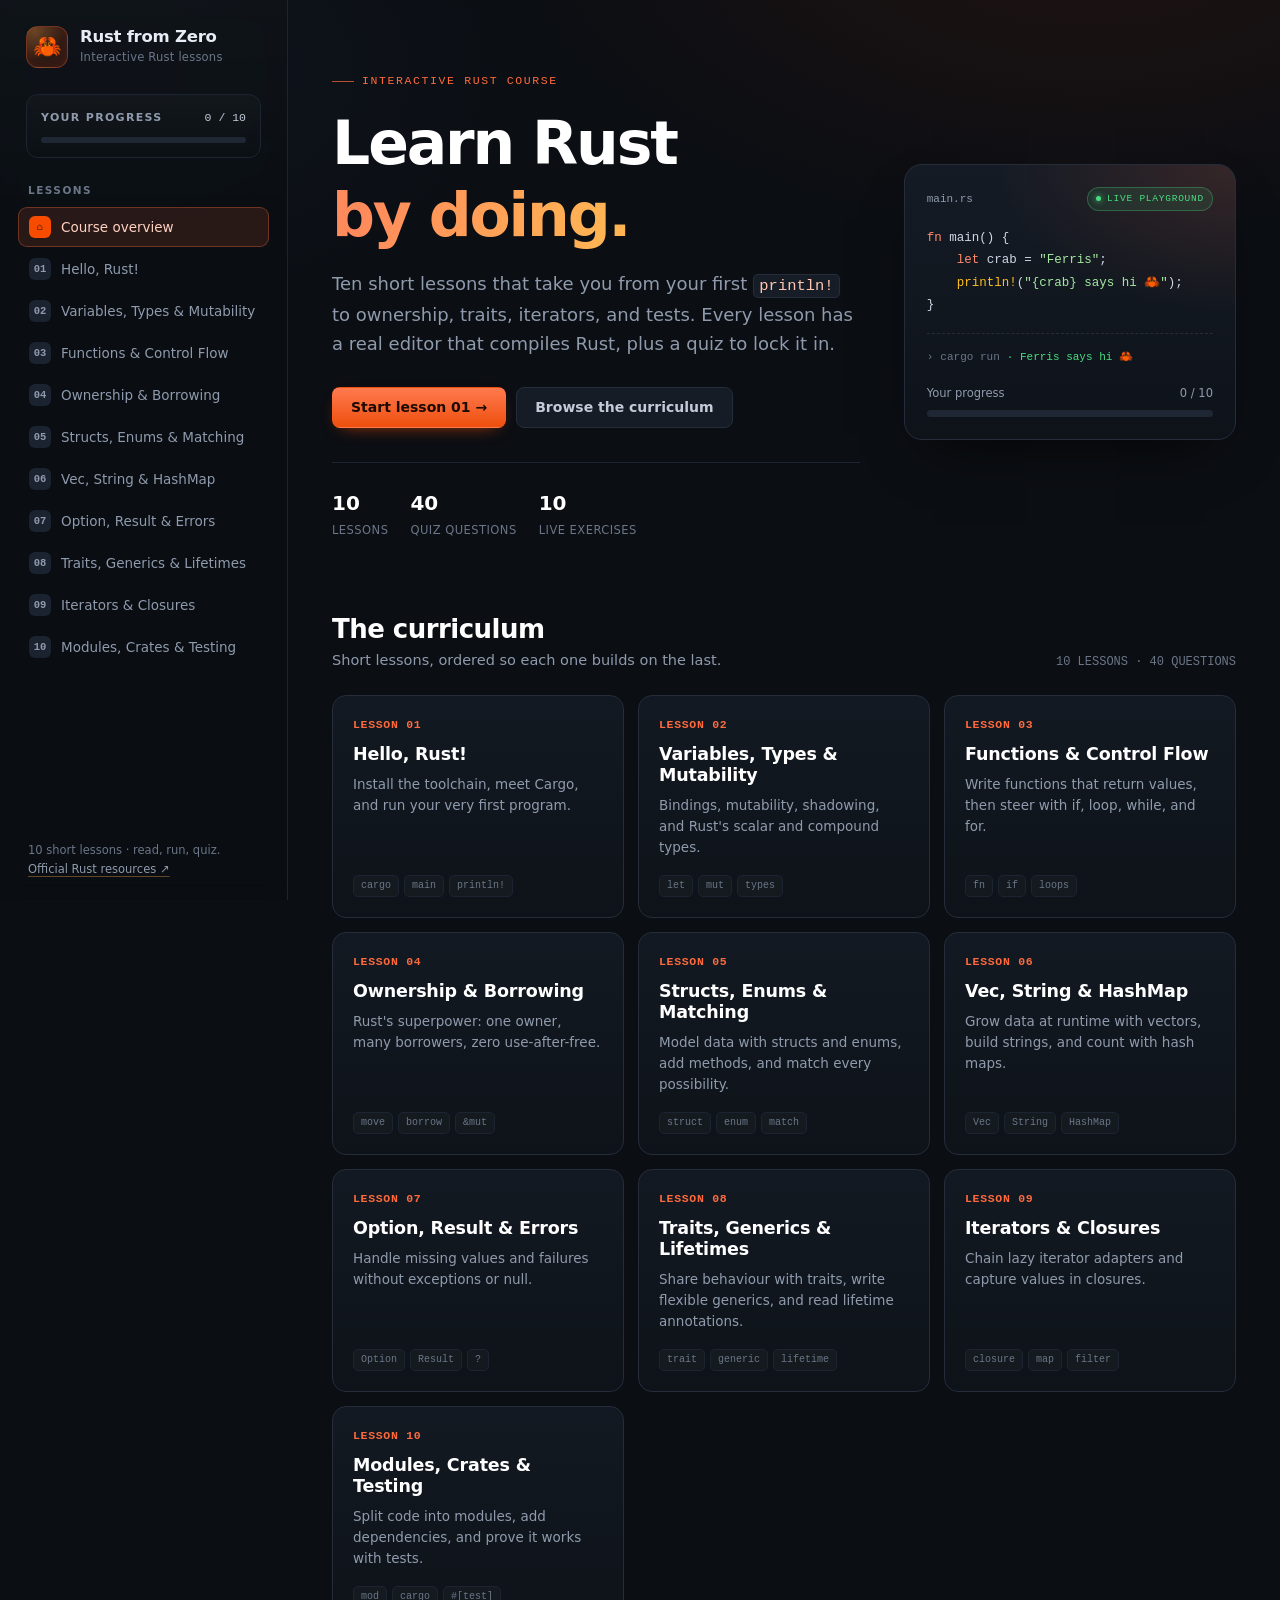
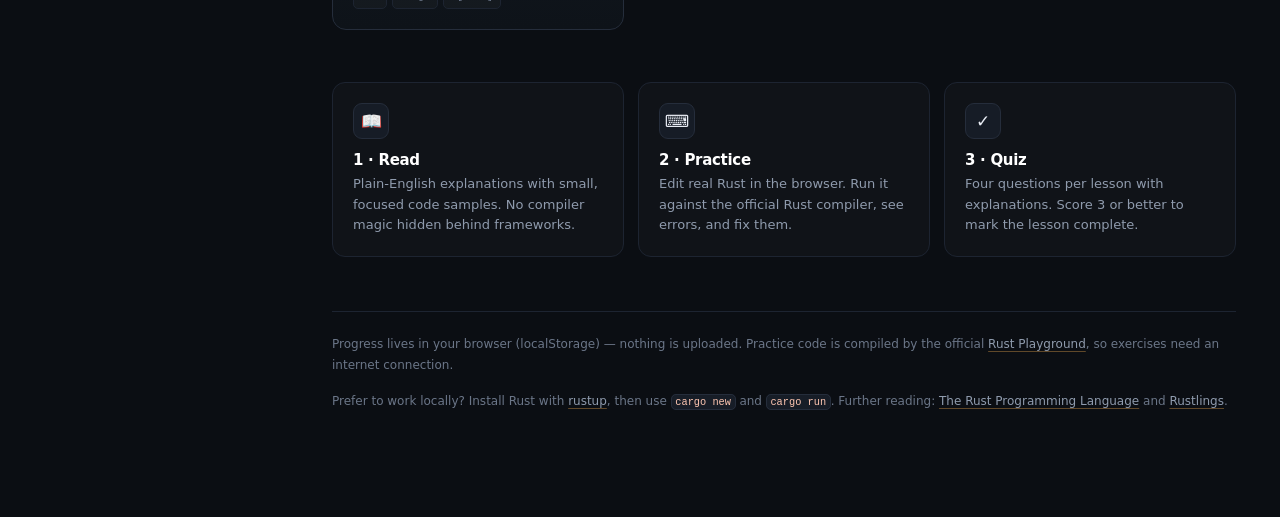
<file: index.html>
<!doctype html>
<html lang="en">
<head>
<meta charset="utf-8">
<meta name="viewport" content="width=device-width, initial-scale=1">
<title>Rust from Zero — Interactive Rust lessons</title>
<meta name="description" content="Learn Rust in ten interactive lessons. Read a short explanation, edit and run real Rust in your browser, then take a quiz.">
<meta name="color-scheme" content="dark">
<meta name="theme-color" content="#0b0e13">
<link rel="icon" href="data:image/svg+xml,%3Csvg xmlns='http://www.w3.org/2000/svg' viewBox='0 0 100 100'%3E%3Ctext y='.9em' font-size='90'%3E%F0%9F%A6%80%3C/text%3E%3C/svg%3E">
<link rel="stylesheet" href="assets/site.css">
</head>
<body data-total="10">
<div class="read-progress" aria-hidden="true"><span></span></div>
<div class="shell">
<aside class="sidebar" id="sidebar">
<a class="brand" href="index.html">
  <span class="brand-mark" aria-hidden="true">🦀</span>
  <span><span class="brand-name">Rust from Zero</span><span class="brand-sub">Interactive Rust lessons</span></span>
</a>
<div class="side-progress">
  <div class="side-progress-top"><span class="side-progress-label">Your progress</span><span class="side-progress-count" data-progress-count>0 / 10</span></div>
  <div class="progress-track" data-progress-track role="progressbar" aria-label="Course progress" aria-valuemin="0" aria-valuemax="10" aria-valuenow="0"><span class="progress-fill" data-progress-fill></span></div>
</div>
<p class="nav-label">Lessons</p>
<nav class="nav" aria-label="Lessons">
<a href="index.html" class="active" aria-current="page"><span class="nav-num" aria-hidden="true">⌂</span><span>Course overview</span></a>
<a href="lessons/01-hello-rust.html" data-lesson-link="01"><span class="nav-num" aria-hidden="true">01</span><span>Hello, Rust!</span><span class="nav-check" aria-hidden="true">✓</span></a>
<a href="lessons/02-variables-and-types.html" data-lesson-link="02"><span class="nav-num" aria-hidden="true">02</span><span>Variables, Types & Mutability</span><span class="nav-check" aria-hidden="true">✓</span></a>
<a href="lessons/03-functions-and-control-flow.html" data-lesson-link="03"><span class="nav-num" aria-hidden="true">03</span><span>Functions & Control Flow</span><span class="nav-check" aria-hidden="true">✓</span></a>
<a href="lessons/04-ownership-and-borrowing.html" data-lesson-link="04"><span class="nav-num" aria-hidden="true">04</span><span>Ownership & Borrowing</span><span class="nav-check" aria-hidden="true">✓</span></a>
<a href="lessons/05-structs-enums-matching.html" data-lesson-link="05"><span class="nav-num" aria-hidden="true">05</span><span>Structs, Enums & Matching</span><span class="nav-check" aria-hidden="true">✓</span></a>
<a href="lessons/06-collections.html" data-lesson-link="06"><span class="nav-num" aria-hidden="true">06</span><span>Vec, String & HashMap</span><span class="nav-check" aria-hidden="true">✓</span></a>
<a href="lessons/07-error-handling.html" data-lesson-link="07"><span class="nav-num" aria-hidden="true">07</span><span>Option, Result & Errors</span><span class="nav-check" aria-hidden="true">✓</span></a>
<a href="lessons/08-traits-generics-lifetimes.html" data-lesson-link="08"><span class="nav-num" aria-hidden="true">08</span><span>Traits, Generics & Lifetimes</span><span class="nav-check" aria-hidden="true">✓</span></a>
<a href="lessons/09-iterators-and-closures.html" data-lesson-link="09"><span class="nav-num" aria-hidden="true">09</span><span>Iterators & Closures</span><span class="nav-check" aria-hidden="true">✓</span></a>
<a href="lessons/10-modules-and-testing.html" data-lesson-link="10"><span class="nav-num" aria-hidden="true">10</span><span>Modules, Crates & Testing</span><span class="nav-check" aria-hidden="true">✓</span></a>
</nav>
<div class="side-foot">10 short lessons · read, run, quiz.<br><a href="https://www.rust-lang.org/learn" target="_blank" rel="noopener">Official Rust resources ↗</a></div>
</aside>
<div class="scrim"></div>
<main class="main">
<header class="topbar">
<button class="menu-btn" type="button" aria-label="Open lesson menu" aria-controls="sidebar" aria-expanded="false">☰</button>
<span class="topbar-title">Rust from Zero</span>
<span class="brand-mark" aria-hidden="true">🦀</span>
</header>
<div class="content index-content">
<section class="hero">
  <div>
    <span class="eyebrow">Interactive Rust course</span>
    <h1>Learn Rust<br><span class="accent">by doing.</span></h1>
    <p class="lede">Ten short lessons that take you from your first <code>println!</code> to ownership, traits, iterators, and tests. Every lesson has a real editor that compiles Rust, plus a quiz to lock it in.</p>
    <div class="hero-actions">
      <a class="btn btn-primary" href="lessons/01-hello-rust.html">Start lesson 01 →</a>
      <a class="btn btn-secondary" href="#curriculum">Browse the curriculum</a>
    </div>
    <div class="hero-stats">
      <div class="hero-stat"><b>10</b><span>LESSONS</span></div>
      <div class="hero-stat"><b>40</b><span>QUIZ QUESTIONS</span></div>
      <div class="hero-stat"><b>10</b><span>LIVE EXERCISES</span></div>
    </div>
  </div>
  <aside class="hero-card">
    <div class="hero-card-top"><span>main.rs</span><span class="live">live playground</span></div>
    <pre class="hero-code"><span class="tok-kw">fn</span> main() {
    <span class="tok-kw">let</span> crab = <span class="tok-str">"Ferris"</span>;
    <span class="tok-mac">println!</span>(<span class="tok-str">"{crab} says hi 🦀"</span>);
}</pre>
    <div class="hero-run"><span>›</span> cargo run <b>· Ferris says hi 🦀</b></div>
    <div class="hero-progress">
      <div class="hero-progress-label"><span>Your progress</span><span data-progress-count>0 / 10</span></div>
      <div class="progress-track" data-progress-track role="progressbar" aria-label="Course progress" aria-valuemin="0" aria-valuemax="10" aria-valuenow="0"><span class="progress-fill" data-progress-fill></span></div>
    </div>
  </aside>
</section>

<section id="curriculum">
  <div class="section-head">
    <div><h2>The curriculum</h2><p>Short lessons, ordered so each one builds on the last.</p></div>
    <span class="count">10 LESSONS · 40 QUESTIONS</span>
  </div>
  <div class="course-grid">
<a class="lesson-card" href="lessons/01-hello-rust.html" data-lesson-card="01">
<div class="lesson-card-top"><span class="lesson-num">LESSON 01</span><span class="lesson-done">✓ Complete</span></div>
<h3>Hello, Rust!</h3>
<p>Install the toolchain, meet Cargo, and run your very first program.</p>
<div class="chips"><span class="chip">cargo</span><span class="chip">main</span><span class="chip">println!</span></div>
</a>
<a class="lesson-card" href="lessons/02-variables-and-types.html" data-lesson-card="02">
<div class="lesson-card-top"><span class="lesson-num">LESSON 02</span><span class="lesson-done">✓ Complete</span></div>
<h3>Variables, Types & Mutability</h3>
<p>Bindings, mutability, shadowing, and Rust's scalar and compound types.</p>
<div class="chips"><span class="chip">let</span><span class="chip">mut</span><span class="chip">types</span></div>
</a>
<a class="lesson-card" href="lessons/03-functions-and-control-flow.html" data-lesson-card="03">
<div class="lesson-card-top"><span class="lesson-num">LESSON 03</span><span class="lesson-done">✓ Complete</span></div>
<h3>Functions & Control Flow</h3>
<p>Write functions that return values, then steer with if, loop, while, and for.</p>
<div class="chips"><span class="chip">fn</span><span class="chip">if</span><span class="chip">loops</span></div>
</a>
<a class="lesson-card" href="lessons/04-ownership-and-borrowing.html" data-lesson-card="04">
<div class="lesson-card-top"><span class="lesson-num">LESSON 04</span><span class="lesson-done">✓ Complete</span></div>
<h3>Ownership & Borrowing</h3>
<p>Rust's superpower: one owner, many borrowers, zero use-after-free.</p>
<div class="chips"><span class="chip">move</span><span class="chip">borrow</span><span class="chip">&amp;mut</span></div>
</a>
<a class="lesson-card" href="lessons/05-structs-enums-matching.html" data-lesson-card="05">
<div class="lesson-card-top"><span class="lesson-num">LESSON 05</span><span class="lesson-done">✓ Complete</span></div>
<h3>Structs, Enums & Matching</h3>
<p>Model data with structs and enums, add methods, and match every possibility.</p>
<div class="chips"><span class="chip">struct</span><span class="chip">enum</span><span class="chip">match</span></div>
</a>
<a class="lesson-card" href="lessons/06-collections.html" data-lesson-card="06">
<div class="lesson-card-top"><span class="lesson-num">LESSON 06</span><span class="lesson-done">✓ Complete</span></div>
<h3>Vec, String & HashMap</h3>
<p>Grow data at runtime with vectors, build strings, and count with hash maps.</p>
<div class="chips"><span class="chip">Vec</span><span class="chip">String</span><span class="chip">HashMap</span></div>
</a>
<a class="lesson-card" href="lessons/07-error-handling.html" data-lesson-card="07">
<div class="lesson-card-top"><span class="lesson-num">LESSON 07</span><span class="lesson-done">✓ Complete</span></div>
<h3>Option, Result & Errors</h3>
<p>Handle missing values and failures without exceptions or null.</p>
<div class="chips"><span class="chip">Option</span><span class="chip">Result</span><span class="chip">?</span></div>
</a>
<a class="lesson-card" href="lessons/08-traits-generics-lifetimes.html" data-lesson-card="08">
<div class="lesson-card-top"><span class="lesson-num">LESSON 08</span><span class="lesson-done">✓ Complete</span></div>
<h3>Traits, Generics & Lifetimes</h3>
<p>Share behaviour with traits, write flexible generics, and read lifetime annotations.</p>
<div class="chips"><span class="chip">trait</span><span class="chip">generic</span><span class="chip">lifetime</span></div>
</a>
<a class="lesson-card" href="lessons/09-iterators-and-closures.html" data-lesson-card="09">
<div class="lesson-card-top"><span class="lesson-num">LESSON 09</span><span class="lesson-done">✓ Complete</span></div>
<h3>Iterators & Closures</h3>
<p>Chain lazy iterator adapters and capture values in closures.</p>
<div class="chips"><span class="chip">closure</span><span class="chip">map</span><span class="chip">filter</span></div>
</a>
<a class="lesson-card" href="lessons/10-modules-and-testing.html" data-lesson-card="10">
<div class="lesson-card-top"><span class="lesson-num">LESSON 10</span><span class="lesson-done">✓ Complete</span></div>
<h3>Modules, Crates & Testing</h3>
<p>Split code into modules, add dependencies, and prove it works with tests.</p>
<div class="chips"><span class="chip">mod</span><span class="chip">cargo</span><span class="chip">#[test]</span></div>
</a>
  </div>
</section>

<section class="how" id="how-it-works">
  <div class="how-card">
    <div class="how-icon" aria-hidden="true">📖</div>
    <h3>1 · Read</h3>
    <p>Plain-English explanations with small, focused code samples. No compiler magic hidden behind frameworks.</p>
  </div>
  <div class="how-card">
    <div class="how-icon" aria-hidden="true">⌨️</div>
    <h3>2 · Practice</h3>
    <p>Edit real Rust in the browser. Run it against the official Rust compiler, see errors, and fix them.</p>
  </div>
  <div class="how-card">
    <div class="how-icon" aria-hidden="true">✓</div>
    <h3>3 · Quiz</h3>
    <p>Four questions per lesson with explanations. Score 3 or better to mark the lesson complete.</p>
  </div>
</section>

<footer class="index-foot">
  <p>Progress lives in your browser (localStorage) — nothing is uploaded. Practice code is compiled by the official <a href="https://play.rust-lang.org" target="_blank" rel="noopener">Rust Playground</a>, so exercises need an internet connection.</p>
  <p>Prefer to work locally? Install Rust with <a href="https://rustup.rs" target="_blank" rel="noopener">rustup</a>, then use <code>cargo new</code> and <code>cargo run</code>. Further reading: <a href="https://doc.rust-lang.org/book/" target="_blank" rel="noopener">The Rust Programming Language</a> and <a href="https://github.com/rust-lang/rustlings" target="_blank" rel="noopener">Rustlings</a>.</p>
</footer>
</div>
</main>
</div>
<script src="assets/site.js" defer></script>
</body>
</html>
</file>
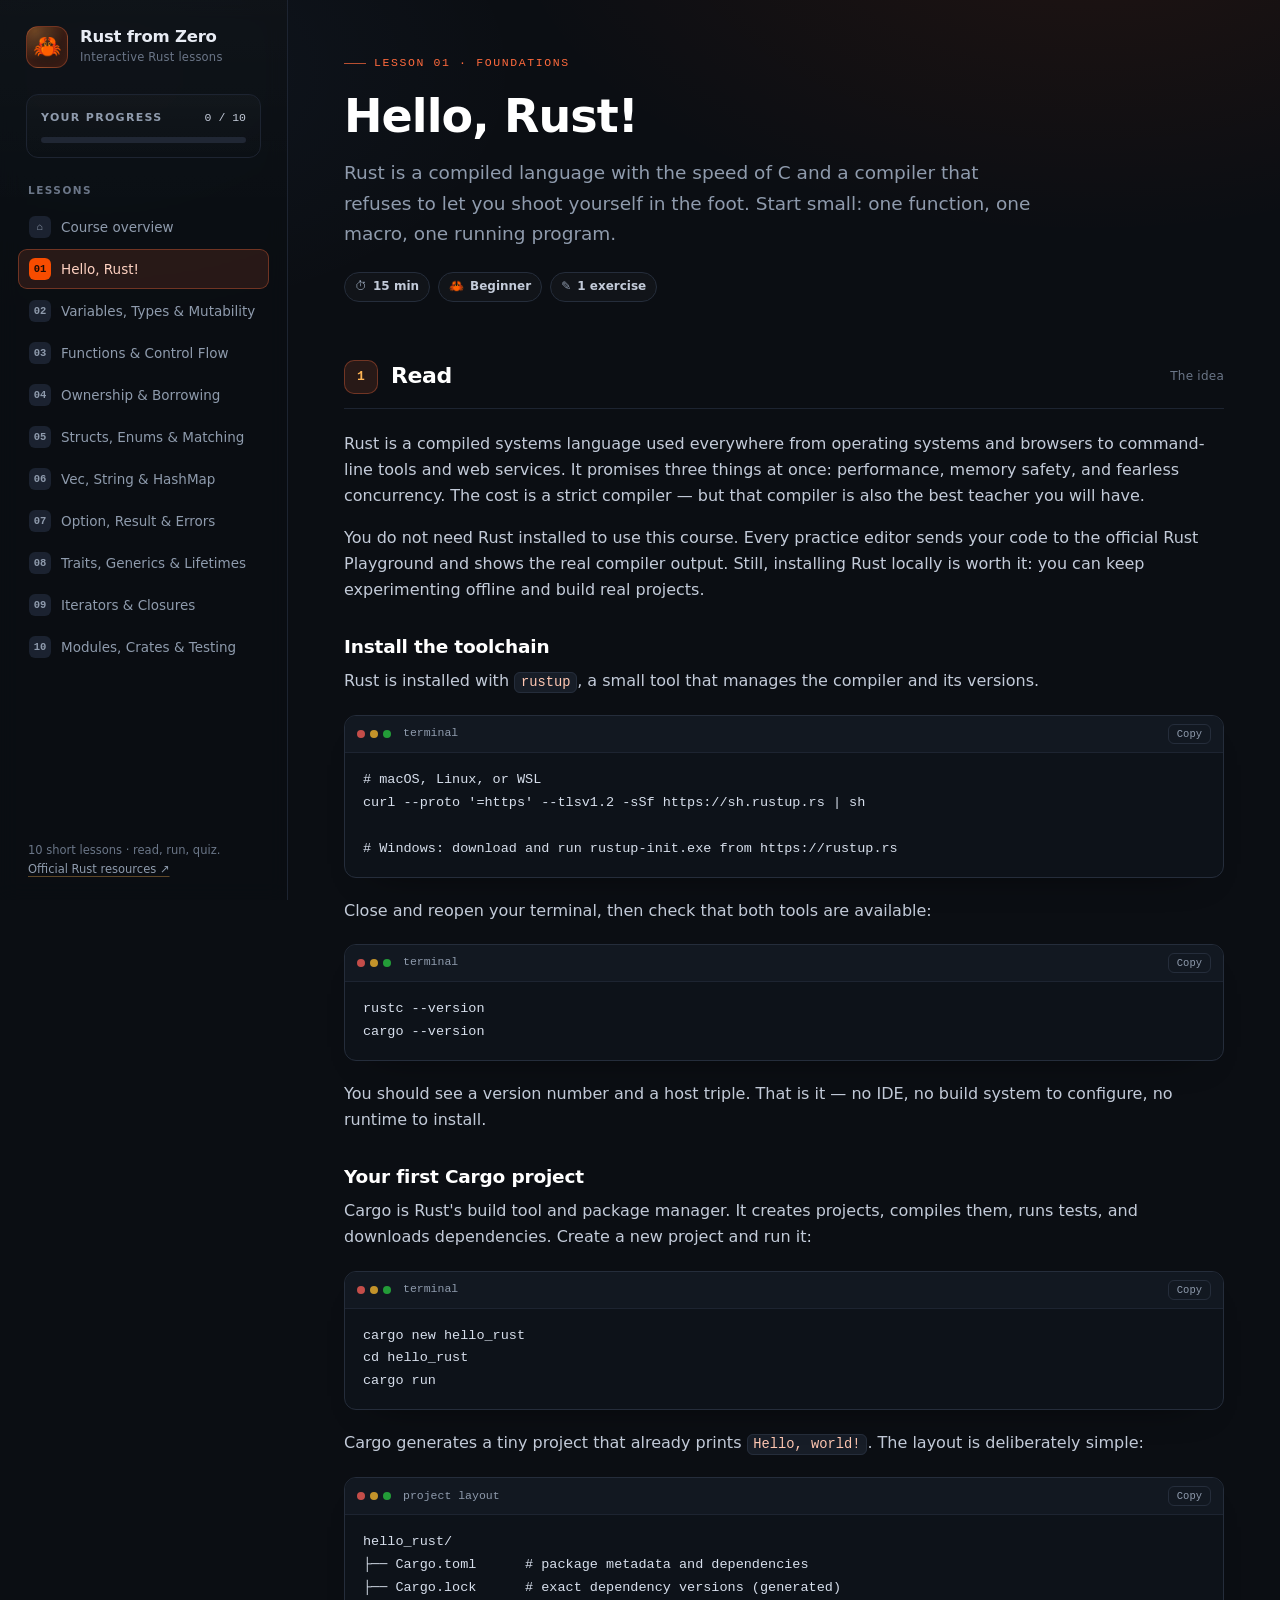
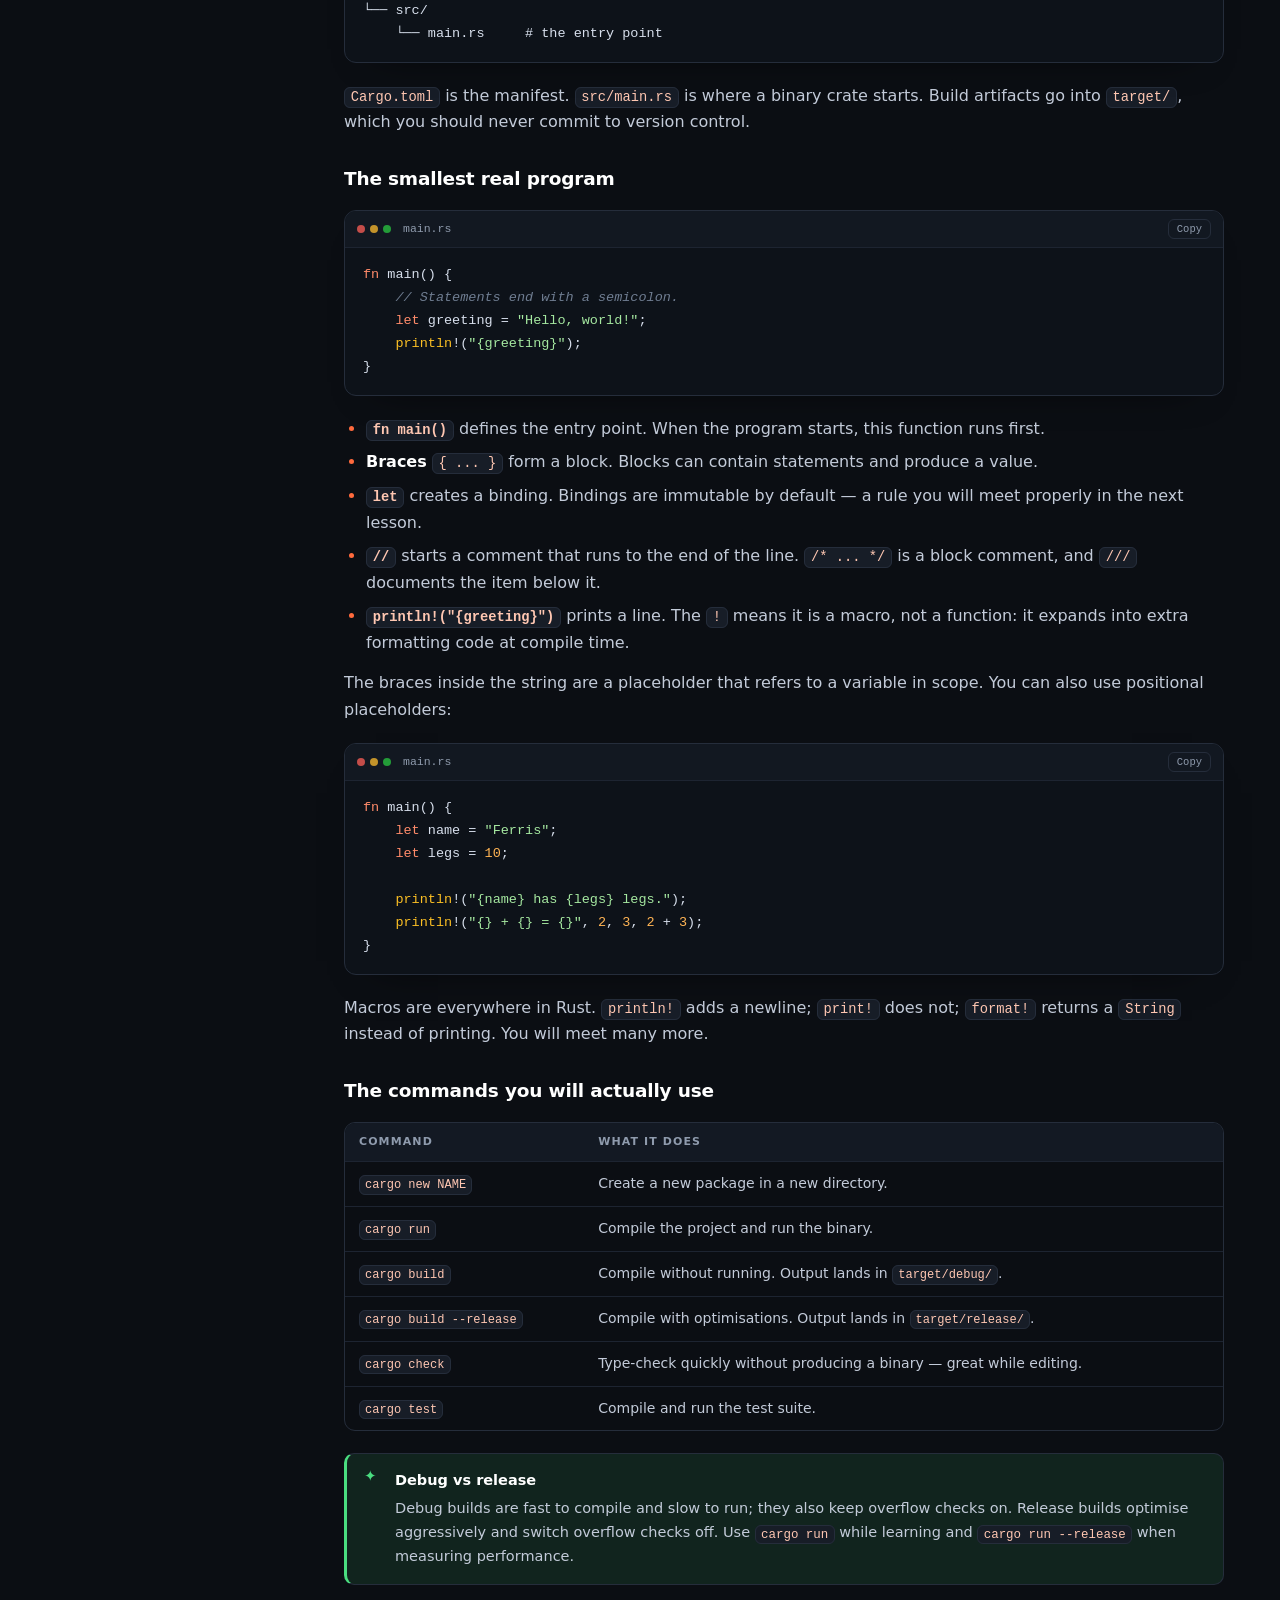
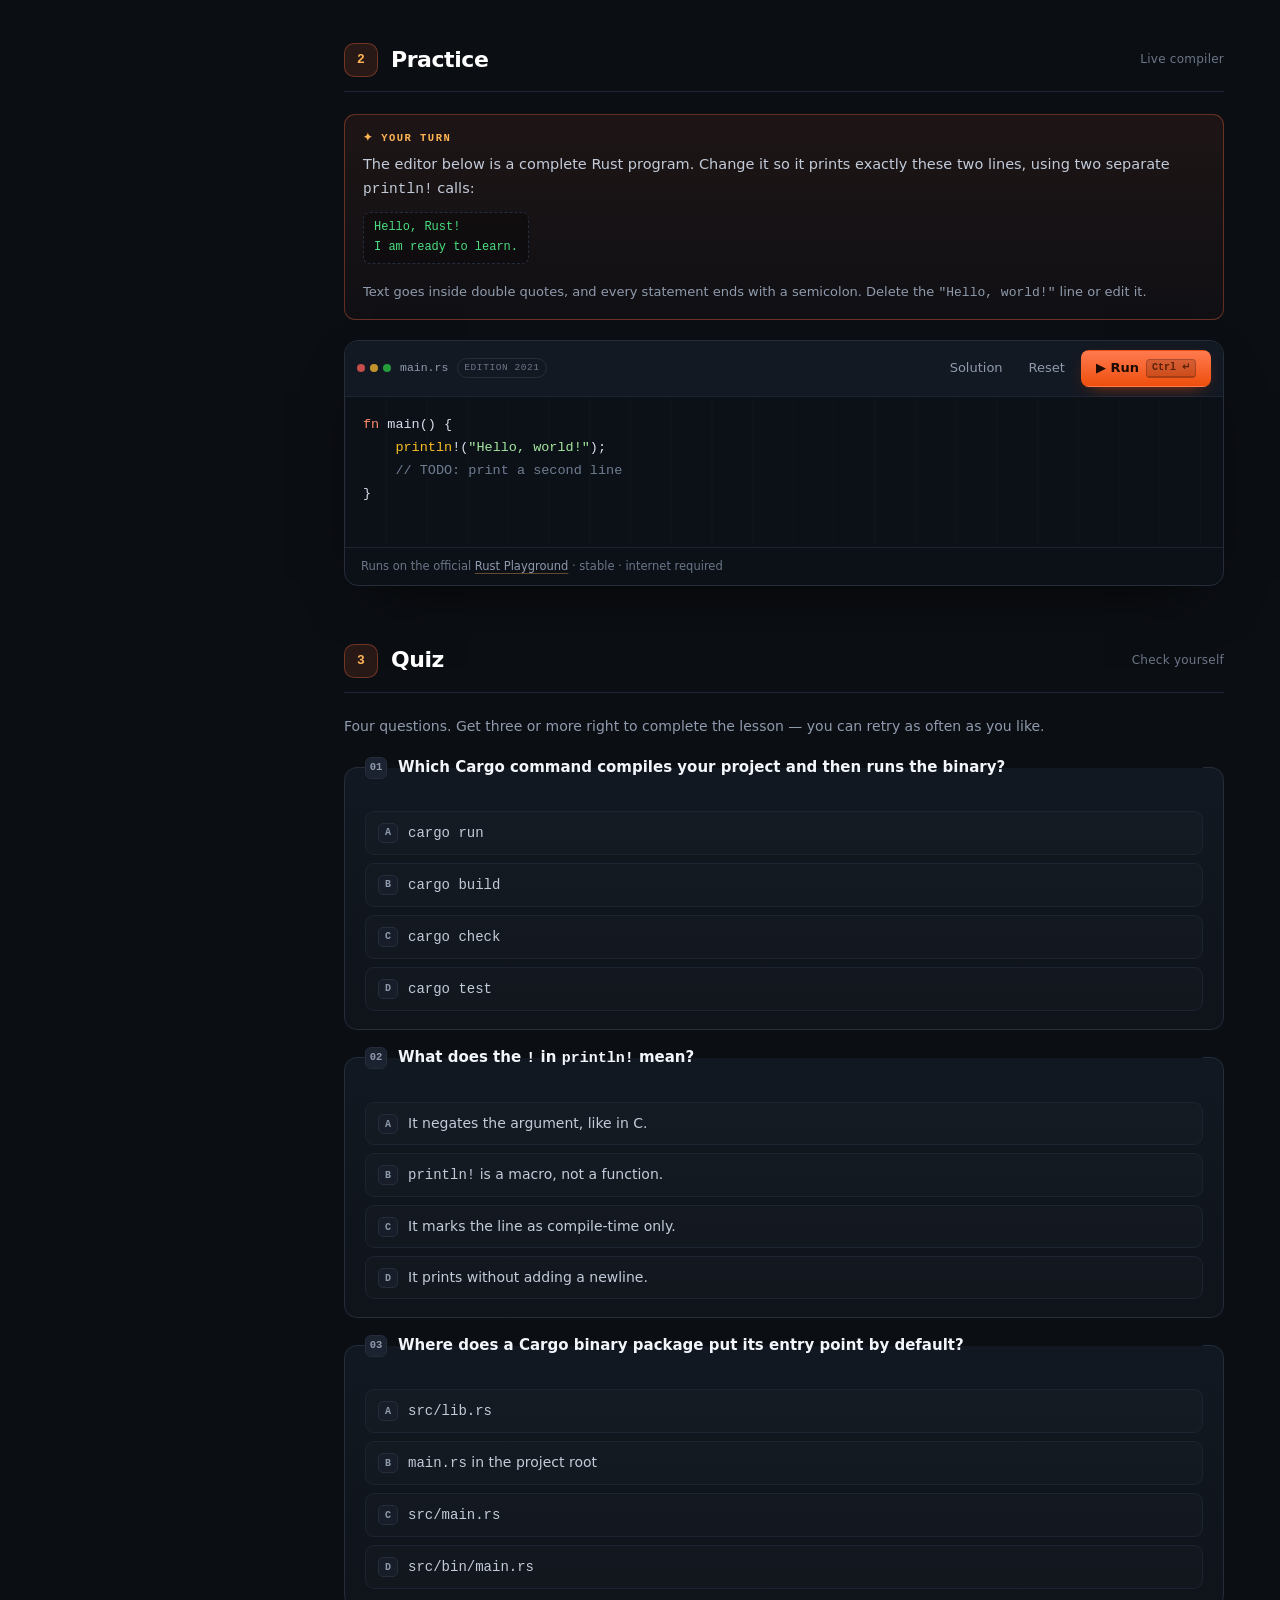
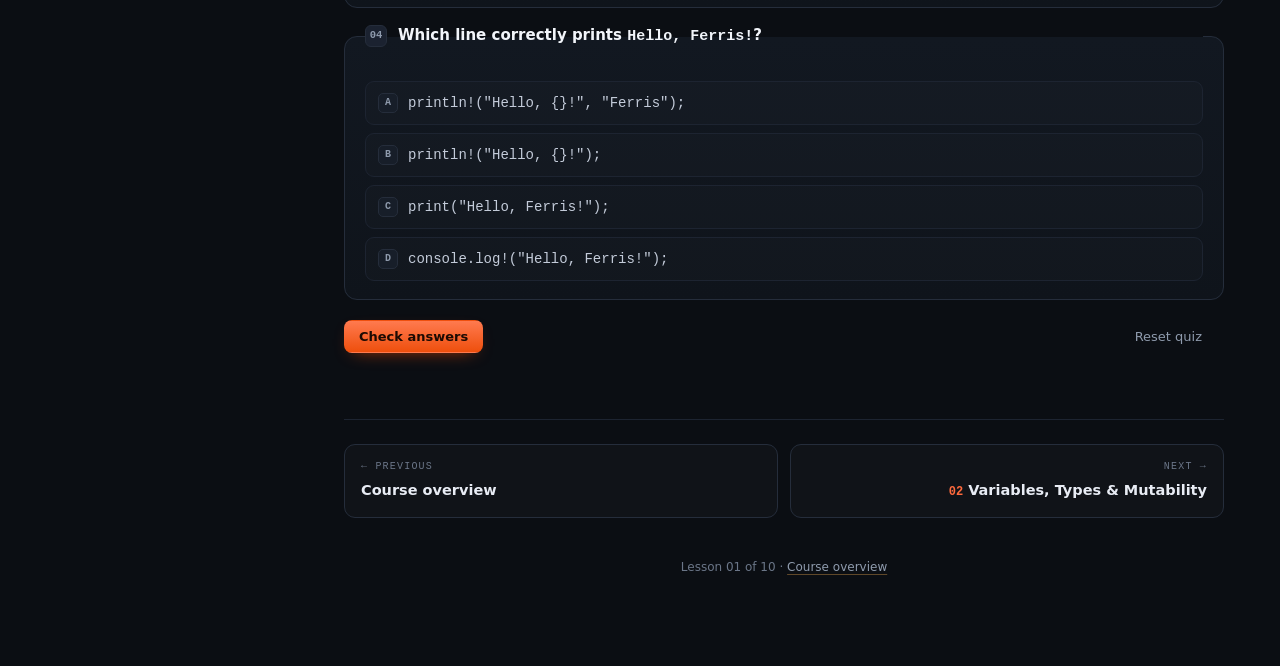
<file: lessons/01-hello-rust.html>
<!doctype html>
<html lang="en">
<head>
<meta charset="utf-8">
<meta name="viewport" content="width=device-width, initial-scale=1">
<title>01 · Hello, Rust! — Rust from Zero</title>
<meta name="description" content="Rust is a compiled language with the speed of C and a compiler that refuses to let you shoot yourself in the foot. Start small: one function, one macro, one running program.">
<meta name="color-scheme" content="dark">
<meta name="theme-color" content="#0b0e13">
<link rel="icon" href="data:image/svg+xml,%3Csvg xmlns='http://www.w3.org/2000/svg' viewBox='0 0 100 100'%3E%3Ctext y='.9em' font-size='90'%3E%F0%9F%A6%80%3C/text%3E%3C/svg%3E">
<link rel="stylesheet" href="../assets/site.css">
</head>
<body data-lesson="01" data-total="10">
<div class="read-progress" aria-hidden="true"><span></span></div>
<div class="shell">
<aside class="sidebar" id="sidebar">
<a class="brand" href="../index.html">
  <span class="brand-mark" aria-hidden="true">🦀</span>
  <span><span class="brand-name">Rust from Zero</span><span class="brand-sub">Interactive Rust lessons</span></span>
</a>
<div class="side-progress">
  <div class="side-progress-top"><span class="side-progress-label">Your progress</span><span class="side-progress-count" data-progress-count>0 / 10</span></div>
  <div class="progress-track" data-progress-track role="progressbar" aria-label="Course progress" aria-valuemin="0" aria-valuemax="10" aria-valuenow="0"><span class="progress-fill" data-progress-fill></span></div>
</div>
<p class="nav-label">Lessons</p>
<nav class="nav" aria-label="Lessons">
<a href="../index.html"><span class="nav-num" aria-hidden="true">⌂</span><span>Course overview</span></a>
<a href="../lessons/01-hello-rust.html" data-lesson-link="01" class="active" aria-current="page"><span class="nav-num" aria-hidden="true">01</span><span>Hello, Rust!</span><span class="nav-check" aria-hidden="true">✓</span></a>
<a href="../lessons/02-variables-and-types.html" data-lesson-link="02"><span class="nav-num" aria-hidden="true">02</span><span>Variables, Types & Mutability</span><span class="nav-check" aria-hidden="true">✓</span></a>
<a href="../lessons/03-functions-and-control-flow.html" data-lesson-link="03"><span class="nav-num" aria-hidden="true">03</span><span>Functions & Control Flow</span><span class="nav-check" aria-hidden="true">✓</span></a>
<a href="../lessons/04-ownership-and-borrowing.html" data-lesson-link="04"><span class="nav-num" aria-hidden="true">04</span><span>Ownership & Borrowing</span><span class="nav-check" aria-hidden="true">✓</span></a>
<a href="../lessons/05-structs-enums-matching.html" data-lesson-link="05"><span class="nav-num" aria-hidden="true">05</span><span>Structs, Enums & Matching</span><span class="nav-check" aria-hidden="true">✓</span></a>
<a href="../lessons/06-collections.html" data-lesson-link="06"><span class="nav-num" aria-hidden="true">06</span><span>Vec, String & HashMap</span><span class="nav-check" aria-hidden="true">✓</span></a>
<a href="../lessons/07-error-handling.html" data-lesson-link="07"><span class="nav-num" aria-hidden="true">07</span><span>Option, Result & Errors</span><span class="nav-check" aria-hidden="true">✓</span></a>
<a href="../lessons/08-traits-generics-lifetimes.html" data-lesson-link="08"><span class="nav-num" aria-hidden="true">08</span><span>Traits, Generics & Lifetimes</span><span class="nav-check" aria-hidden="true">✓</span></a>
<a href="../lessons/09-iterators-and-closures.html" data-lesson-link="09"><span class="nav-num" aria-hidden="true">09</span><span>Iterators & Closures</span><span class="nav-check" aria-hidden="true">✓</span></a>
<a href="../lessons/10-modules-and-testing.html" data-lesson-link="10"><span class="nav-num" aria-hidden="true">10</span><span>Modules, Crates & Testing</span><span class="nav-check" aria-hidden="true">✓</span></a>
</nav>
<div class="side-foot">10 short lessons · read, run, quiz.<br><a href="https://www.rust-lang.org/learn" target="_blank" rel="noopener">Official Rust resources ↗</a></div>
</aside>
<div class="scrim"></div>
<main class="main">
<header class="topbar">
<button class="menu-btn" type="button" aria-label="Open lesson menu" aria-controls="sidebar" aria-expanded="false">☰</button>
<span class="topbar-title">Rust from Zero</span>
<span class="brand-mark" aria-hidden="true">🦀</span>
</header>
<div class="content">
<header class="lesson-hero">
<span class="eyebrow">Lesson 01 · Foundations</span>
<h1 class="lesson-title">Hello, Rust!</h1>
<p class="lede">Rust is a compiled language with the speed of C and a compiler that refuses to let you shoot yourself in the foot. Start small: one function, one macro, one running program.</p>
<div class="lesson-meta">
<span class="pill">⏱ <strong>15 min</strong></span>
<span class="pill">🦀 <strong>Beginner</strong></span>
<span class="pill">✎ <strong>1 exercise</strong></span>
<span class="pill" data-complete-pill hidden>✓ <strong>Completed</strong></span>
</div>
</header>
<section class="lesson-block" id="read">
<div class="block-head"><span class="step-badge" aria-hidden="true">1</span><h2>Read</h2><span class="block-sub">The idea</span></div>
<div class="prose"><p>Rust is a compiled systems language used everywhere from operating systems and browsers to command-line tools and web services. It promises three things at once: performance, memory safety, and fearless concurrency. The cost is a strict compiler — but that compiler is also the best teacher you will have.</p>
<p>You do not need Rust installed to use this course. Every practice editor sends your code to the official Rust Playground and shows the real compiler output. Still, installing Rust locally is worth it: you can keep experimenting offline and build real projects.</p>
<h3>Install the toolchain</h3>
<p>Rust is installed with <code>rustup</code>, a small tool that manages the compiler and its versions.</p>
<div class="codeblock">
<div class="codeblock-head"><span class="codeblock-dots" aria-hidden="true"><i></i><i></i><i></i></span><span>terminal</span></div>
<pre><code class=""># macOS, Linux, or WSL
curl --proto '=https' --tlsv1.2 -sSf https://sh.rustup.rs | sh

# Windows: download and run rustup-init.exe from https://rustup.rs</code></pre>
</div>
<p>Close and reopen your terminal, then check that both tools are available:</p>
<div class="codeblock">
<div class="codeblock-head"><span class="codeblock-dots" aria-hidden="true"><i></i><i></i><i></i></span><span>terminal</span></div>
<pre><code class="">rustc --version
cargo --version</code></pre>
</div>
<p>You should see a version number and a host triple. That is it — no IDE, no build system to configure, no runtime to install.</p>
<h3>Your first Cargo project</h3>
<p>Cargo is Rust's build tool and package manager. It creates projects, compiles them, runs tests, and downloads dependencies. Create a new project and run it:</p>
<div class="codeblock">
<div class="codeblock-head"><span class="codeblock-dots" aria-hidden="true"><i></i><i></i><i></i></span><span>terminal</span></div>
<pre><code class="">cargo new hello_rust
cd hello_rust
cargo run</code></pre>
</div>
<p>Cargo generates a tiny project that already prints <code>Hello, world!</code>. The layout is deliberately simple:</p>
<div class="codeblock">
<div class="codeblock-head"><span class="codeblock-dots" aria-hidden="true"><i></i><i></i><i></i></span><span>project layout</span></div>
<pre><code class="">hello_rust/
├── Cargo.toml      # package metadata and dependencies
├── Cargo.lock      # exact dependency versions (generated)
└── src/
    └── main.rs     # the entry point</code></pre>
</div>
<p><code>Cargo.toml</code> is the manifest. <code>src/main.rs</code> is where a binary crate starts. Build artifacts go into <code>target/</code>, which you should never commit to version control.</p>
<h3>The smallest real program</h3>
<div class="codeblock">
<div class="codeblock-head"><span class="codeblock-dots" aria-hidden="true"><i></i><i></i><i></i></span><span>main.rs</span></div>
<pre><code class="rust">fn main() {
    // Statements end with a semicolon.
    let greeting = &quot;Hello, world!&quot;;
    println!(&quot;{greeting}&quot;);
}</code></pre>
</div>
<ul><li><strong><code>fn main()</code></strong> defines the entry point. When the program starts, this function runs first.</li><li><strong>Braces</strong> <code>{ ... }</code> form a block. Blocks can contain statements and produce a value.</li><li><strong><code>let</code></strong> creates a binding. Bindings are immutable by default — a rule you will meet properly in the next lesson.</li><li><strong><code>//</code></strong> starts a comment that runs to the end of the line. <code>/* ... */</code> is a block comment, and <code>///</code> documents the item below it.</li><li><strong><code>println!(&quot;{greeting}&quot;)</code></strong> prints a line. The <code>!</code> means it is a macro, not a function: it expands into extra formatting code at compile time.</li></ul>
<p>The braces inside the string are a placeholder that refers to a variable in scope. You can also use positional placeholders:</p>
<div class="codeblock">
<div class="codeblock-head"><span class="codeblock-dots" aria-hidden="true"><i></i><i></i><i></i></span><span>main.rs</span></div>
<pre><code class="rust">fn main() {
    let name = &quot;Ferris&quot;;
    let legs = 10;

    println!(&quot;{name} has {legs} legs.&quot;);
    println!(&quot;{} + {} = {}&quot;, 2, 3, 2 + 3);
}</code></pre>
</div>
<p>Macros are everywhere in Rust. <code>println!</code> adds a newline; <code>print!</code> does not; <code>format!</code> returns a <code>String</code> instead of printing. You will meet many more.</p>
<h3>The commands you will actually use</h3>
<div class="table-wrap"><table>
<thead><tr><th>Command</th><th>What it does</th></tr></thead>
<tbody><tr><td><code>cargo new NAME</code></td><td>Create a new package in a new directory.</td></tr><tr><td><code>cargo run</code></td><td>Compile the project and run the binary.</td></tr><tr><td><code>cargo build</code></td><td>Compile without running. Output lands in <code>target/debug/</code>.</td></tr><tr><td><code>cargo build --release</code></td><td>Compile with optimisations. Output lands in <code>target/release/</code>.</td></tr><tr><td><code>cargo check</code></td><td>Type-check quickly without producing a binary — great while editing.</td></tr><tr><td><code>cargo test</code></td><td>Compile and run the test suite.</td></tr></tbody>
</table></div>
<div class="callout tip">
<span class="callout-title">Debug vs release</span>
<p>Debug builds are fast to compile and slow to run; they also keep overflow checks on. Release builds optimise aggressively and switch overflow checks off. Use <code>cargo run</code> while learning and <code>cargo run --release</code> when measuring performance.</p>
</div></div>
</section>
<section class="lesson-block" id="practice">
<div class="block-head"><span class="step-badge" aria-hidden="true">2</span><h2>Practice</h2><span class="block-sub">Live compiler</span></div>
<div class="task">
<span class="task-label">✦ Your turn</span><p>The editor below is a complete Rust program. Change it so it prints exactly these two lines, using two separate <code>println!</code> calls:</p>
<span class="expected" aria-label="Expected output">Hello, Rust!
I am ready to learn.</span>
<p class="hint">Text goes inside double quotes, and every statement ends with a semicolon. Delete the <code>&quot;Hello, world!&quot;</code> line or edit it.</p>
</div>
<div class="playground">
<div class="pg-head">
  <div class="pg-title"><span class="pg-dots" aria-hidden="true"><i></i><i></i><i></i></span>main.rs <span class="pg-badge">edition 2021</span></div>
  <div class="pg-actions">
    <button type="button" class="btn btn-ghost pg-solution">Solution</button>
    <button type="button" class="btn btn-ghost pg-reset">Reset</button>
    <button type="button" class="btn btn-primary pg-run"><span class="run-label">▶ Run</span> <kbd>Ctrl ↵</kbd></button>
  </div>
</div>
<div class="editor">
  <pre class="editor-highlight" aria-hidden="true"><code class="rust"></code></pre>
  <textarea class="editor-input" spellcheck="false" wrap="off" autocapitalize="off" autocomplete="off" aria-label="Rust code editor">fn main() {
    println!(&quot;Hello, world!&quot;);
    // TODO: print a second line
}</textarea>
</div>
<div class="pg-output" hidden>
  <div class="pg-output-head"><span>Output</span><span class="pg-status idle">ready</span></div>
  <pre class="pg-out" aria-live="polite"></pre>
  <div class="pg-verdict" role="status"></div>
  <div class="pg-warn" hidden>
    <div class="pg-output-head"><span>Compiler notes</span></div>
    <pre></pre>
  </div>
</div>
<div class="pg-note">Runs on the official <a href="https://play.rust-lang.org" target="_blank" rel="noopener">Rust Playground</a> · stable · internet required</div>
<script type="text/plain" class="pg-expect">Hello, Rust!
I am ready to learn.</script>
<script type="text/plain" class="pg-solution-code">fn main() {
    println!("Hello, Rust!");
    println!("I am ready to learn.");
}</script>
</div>
</section>
<section class="lesson-block" id="quiz">
<div class="block-head"><span class="step-badge" aria-hidden="true">3</span><h2>Quiz</h2><span class="block-sub">Check yourself</span></div>
<div class="prose quiz-intro"><p>Four questions. Get three or more right to complete the lesson — you can retry as often as you like.</p></div>
<div class="quiz">
<fieldset class="quiz-q" data-answer="0">
<legend><span class="q-num" aria-hidden="true">01</span><span>Which Cargo command compiles your project and then runs the binary?</span></legend>
<div class="options"><label class="opt">
<input type="radio" name="q01_0" value="0">
<span class="opt-key" aria-hidden="true">A</span>
<span class="opt-text"><code>cargo run</code></span>
</label><label class="opt">
<input type="radio" name="q01_0" value="1">
<span class="opt-key" aria-hidden="true">B</span>
<span class="opt-text"><code>cargo build</code></span>
</label><label class="opt">
<input type="radio" name="q01_0" value="2">
<span class="opt-key" aria-hidden="true">C</span>
<span class="opt-text"><code>cargo check</code></span>
</label><label class="opt">
<input type="radio" name="q01_0" value="3">
<span class="opt-key" aria-hidden="true">D</span>
<span class="opt-text"><code>cargo test</code></span>
</label></div>
<div class="explain" hidden><strong>Why:</strong> <code>cargo build</code> only compiles. <code>cargo run</code> compiles if needed and then executes the binary. <code>cargo check</code> type-checks without code generation, and <code>cargo test</code> runs tests.</div>
</fieldset><fieldset class="quiz-q" data-answer="1">
<legend><span class="q-num" aria-hidden="true">02</span><span>What does the <code>!</code> in <code>println!</code> mean?</span></legend>
<div class="options"><label class="opt">
<input type="radio" name="q01_1" value="0">
<span class="opt-key" aria-hidden="true">A</span>
<span class="opt-text">It negates the argument, like in C.</span>
</label><label class="opt">
<input type="radio" name="q01_1" value="1">
<span class="opt-key" aria-hidden="true">B</span>
<span class="opt-text"><code>println!</code> is a macro, not a function.</span>
</label><label class="opt">
<input type="radio" name="q01_1" value="2">
<span class="opt-key" aria-hidden="true">C</span>
<span class="opt-text">It marks the line as compile-time only.</span>
</label><label class="opt">
<input type="radio" name="q01_1" value="3">
<span class="opt-key" aria-hidden="true">D</span>
<span class="opt-text">It prints without adding a newline.</span>
</label></div>
<div class="explain" hidden><strong>Why:</strong> The exclamation mark signals a macro call. Macros expand into code during compilation, which is why <code>println!</code> can check format strings at compile time.</div>
</fieldset><fieldset class="quiz-q" data-answer="2">
<legend><span class="q-num" aria-hidden="true">03</span><span>Where does a Cargo binary package put its entry point by default?</span></legend>
<div class="options"><label class="opt">
<input type="radio" name="q01_2" value="0">
<span class="opt-key" aria-hidden="true">A</span>
<span class="opt-text"><code>src/lib.rs</code></span>
</label><label class="opt">
<input type="radio" name="q01_2" value="1">
<span class="opt-key" aria-hidden="true">B</span>
<span class="opt-text"><code>main.rs</code> in the project root</span>
</label><label class="opt">
<input type="radio" name="q01_2" value="2">
<span class="opt-key" aria-hidden="true">C</span>
<span class="opt-text"><code>src/main.rs</code></span>
</label><label class="opt">
<input type="radio" name="q01_2" value="3">
<span class="opt-key" aria-hidden="true">D</span>
<span class="opt-text"><code>src/bin/main.rs</code></span>
</label></div>
<div class="explain" hidden><strong>Why:</strong> A binary crate starts at <code>src/main.rs</code>. <code>src/lib.rs</code> is the entry point for a library crate, which has no <code>main</code>.</div>
</fieldset><fieldset class="quiz-q" data-answer="0">
<legend><span class="q-num" aria-hidden="true">04</span><span>Which line correctly prints <code>Hello, Ferris!</code>?</span></legend>
<div class="options"><label class="opt">
<input type="radio" name="q01_3" value="0">
<span class="opt-key" aria-hidden="true">A</span>
<span class="opt-text"><code>println!(&quot;Hello, {}!&quot;, &quot;Ferris&quot;);</code></span>
</label><label class="opt">
<input type="radio" name="q01_3" value="1">
<span class="opt-key" aria-hidden="true">B</span>
<span class="opt-text"><code>println!(&quot;Hello, {}!&quot;);</code></span>
</label><label class="opt">
<input type="radio" name="q01_3" value="2">
<span class="opt-key" aria-hidden="true">C</span>
<span class="opt-text"><code>print(&quot;Hello, Ferris!&quot;);</code></span>
</label><label class="opt">
<input type="radio" name="q01_3" value="3">
<span class="opt-key" aria-hidden="true">D</span>
<span class="opt-text"><code>console.log!(&quot;Hello, Ferris!&quot;);</code></span>
</label></div>
<div class="explain" hidden><strong>Why:</strong> Each <code>{}</code> placeholder needs a matching argument. The second option supplies none, the third calls a non-existent function without <code>!</code>, and the fourth is JavaScript, not Rust.</div>
</fieldset>
<div class="quiz-actions">
<button type="button" class="btn btn-primary quiz-check">Check answers</button>
<button type="button" class="btn btn-ghost quiz-retry">Reset quiz</button>
<span class="quiz-score" role="status" aria-live="polite"></span>
</div>
</div>
</section>
<nav class="lesson-nav" aria-label="Lesson navigation">
<a class="nav-card" href="../index.html"><span class="dir">← Previous</span><span class="name">Course overview</span></a>
<a class="nav-card next" href="02-variables-and-types.html"><span class="dir">Next →</span><span class="name"><span>02</span> Variables, Types & Mutability</span></a>
</nav>
<p class="page-foot">Lesson 01 of 10 · <a href="../index.html">Course overview</a></p>
</div>
</main>
</div>
<script src="../assets/site.js" defer></script>
</body>
</html>
</file>
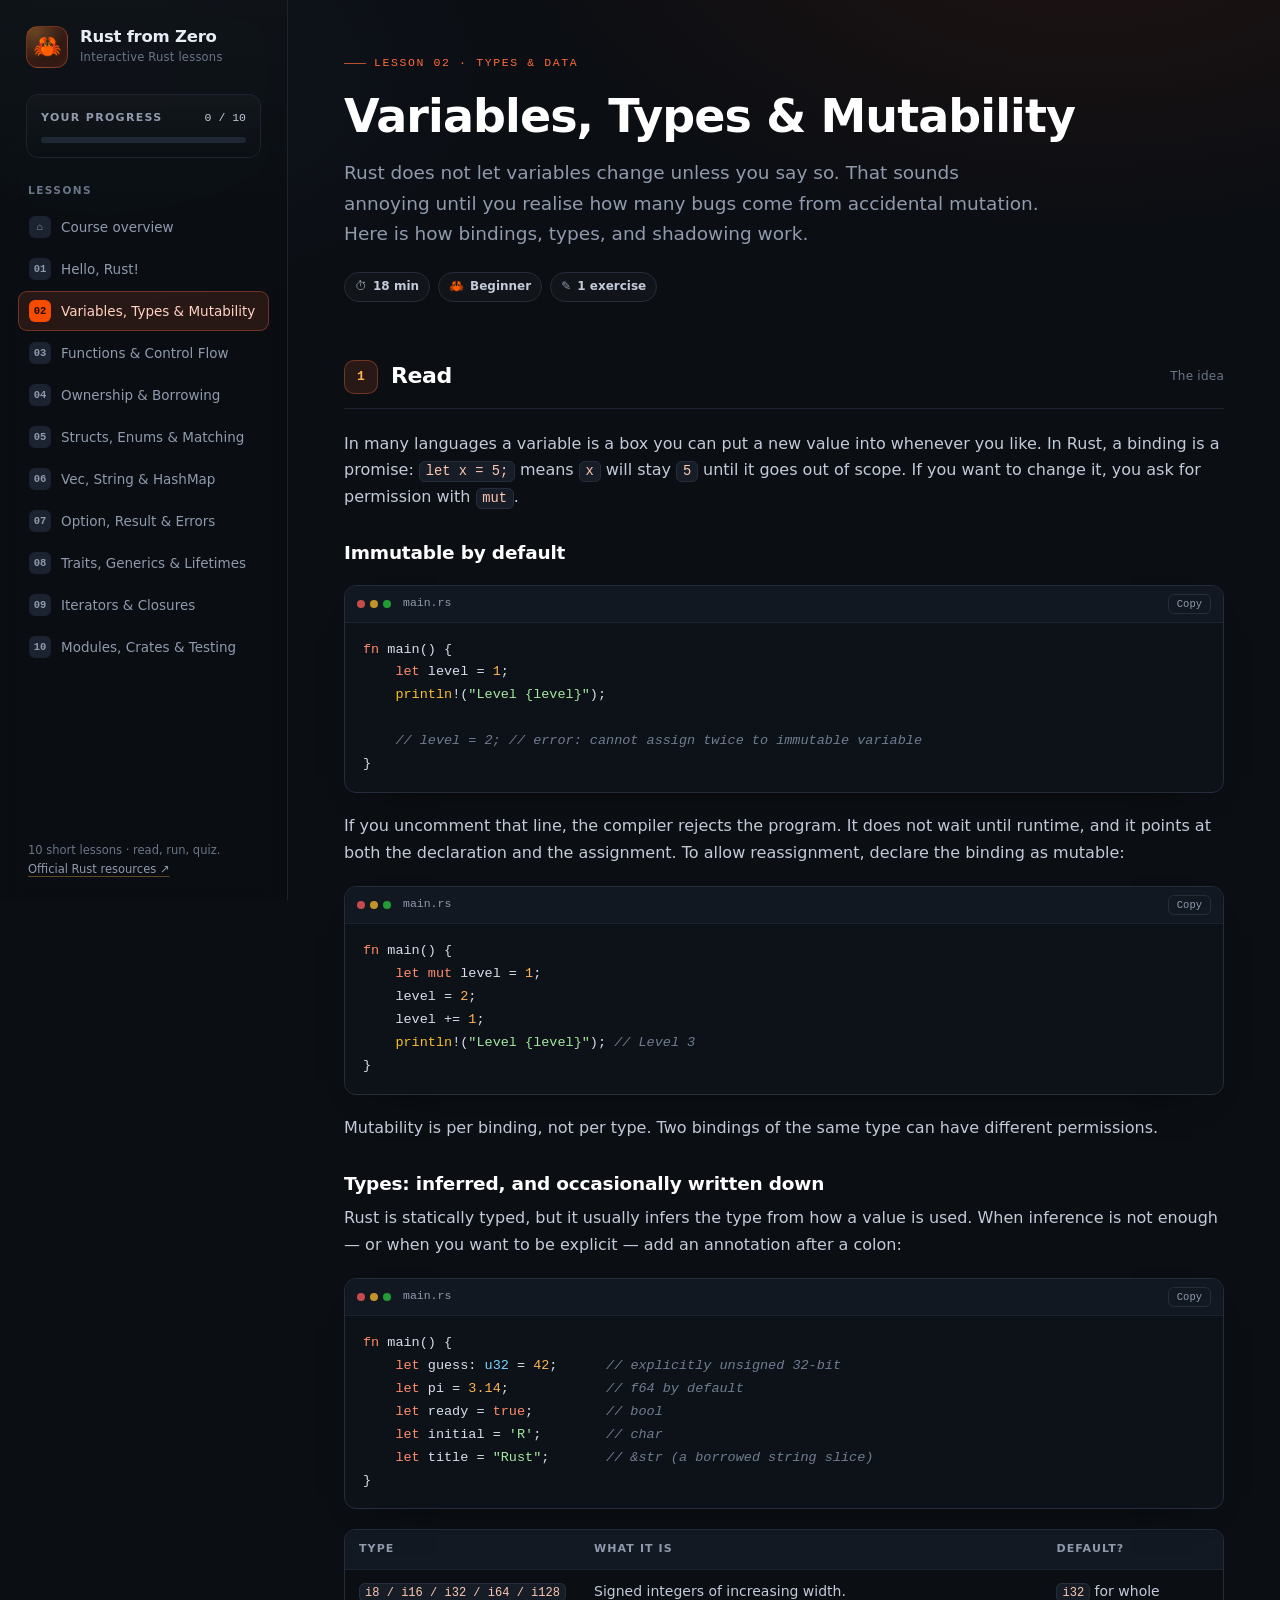
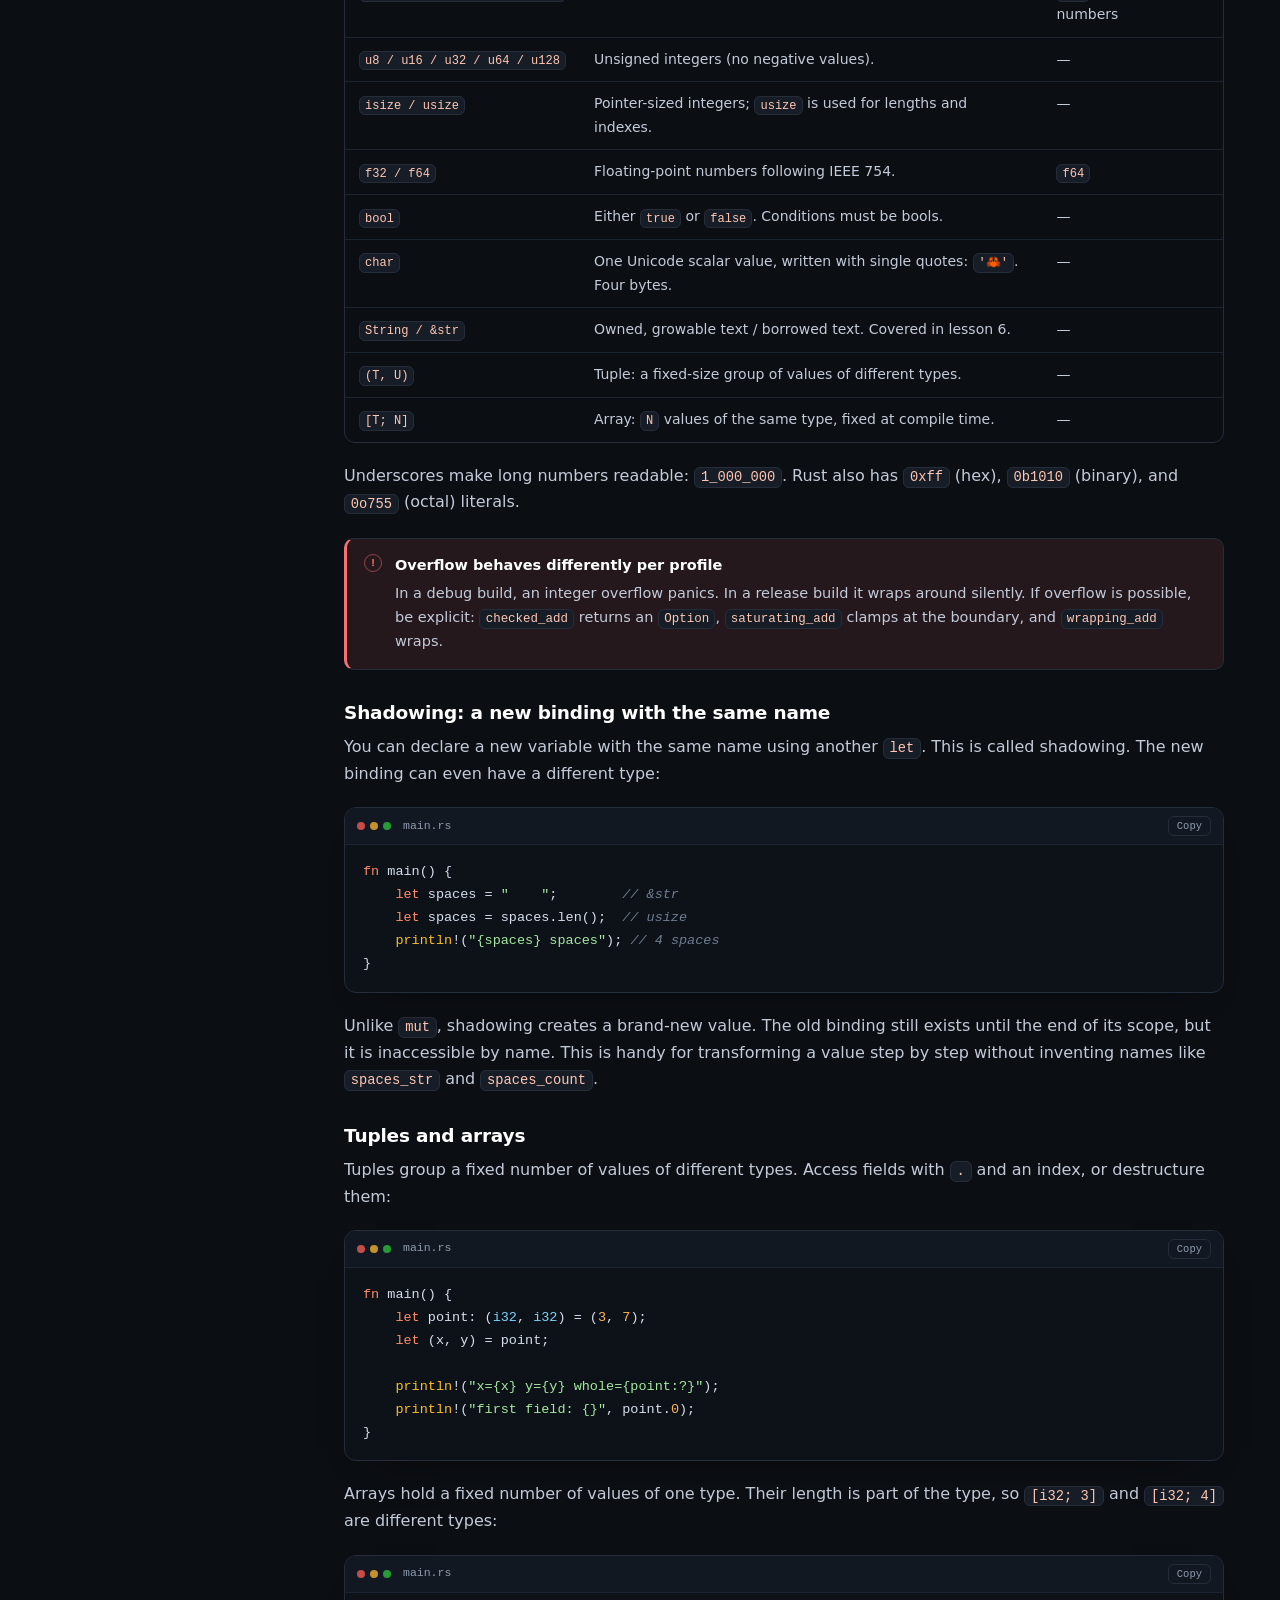
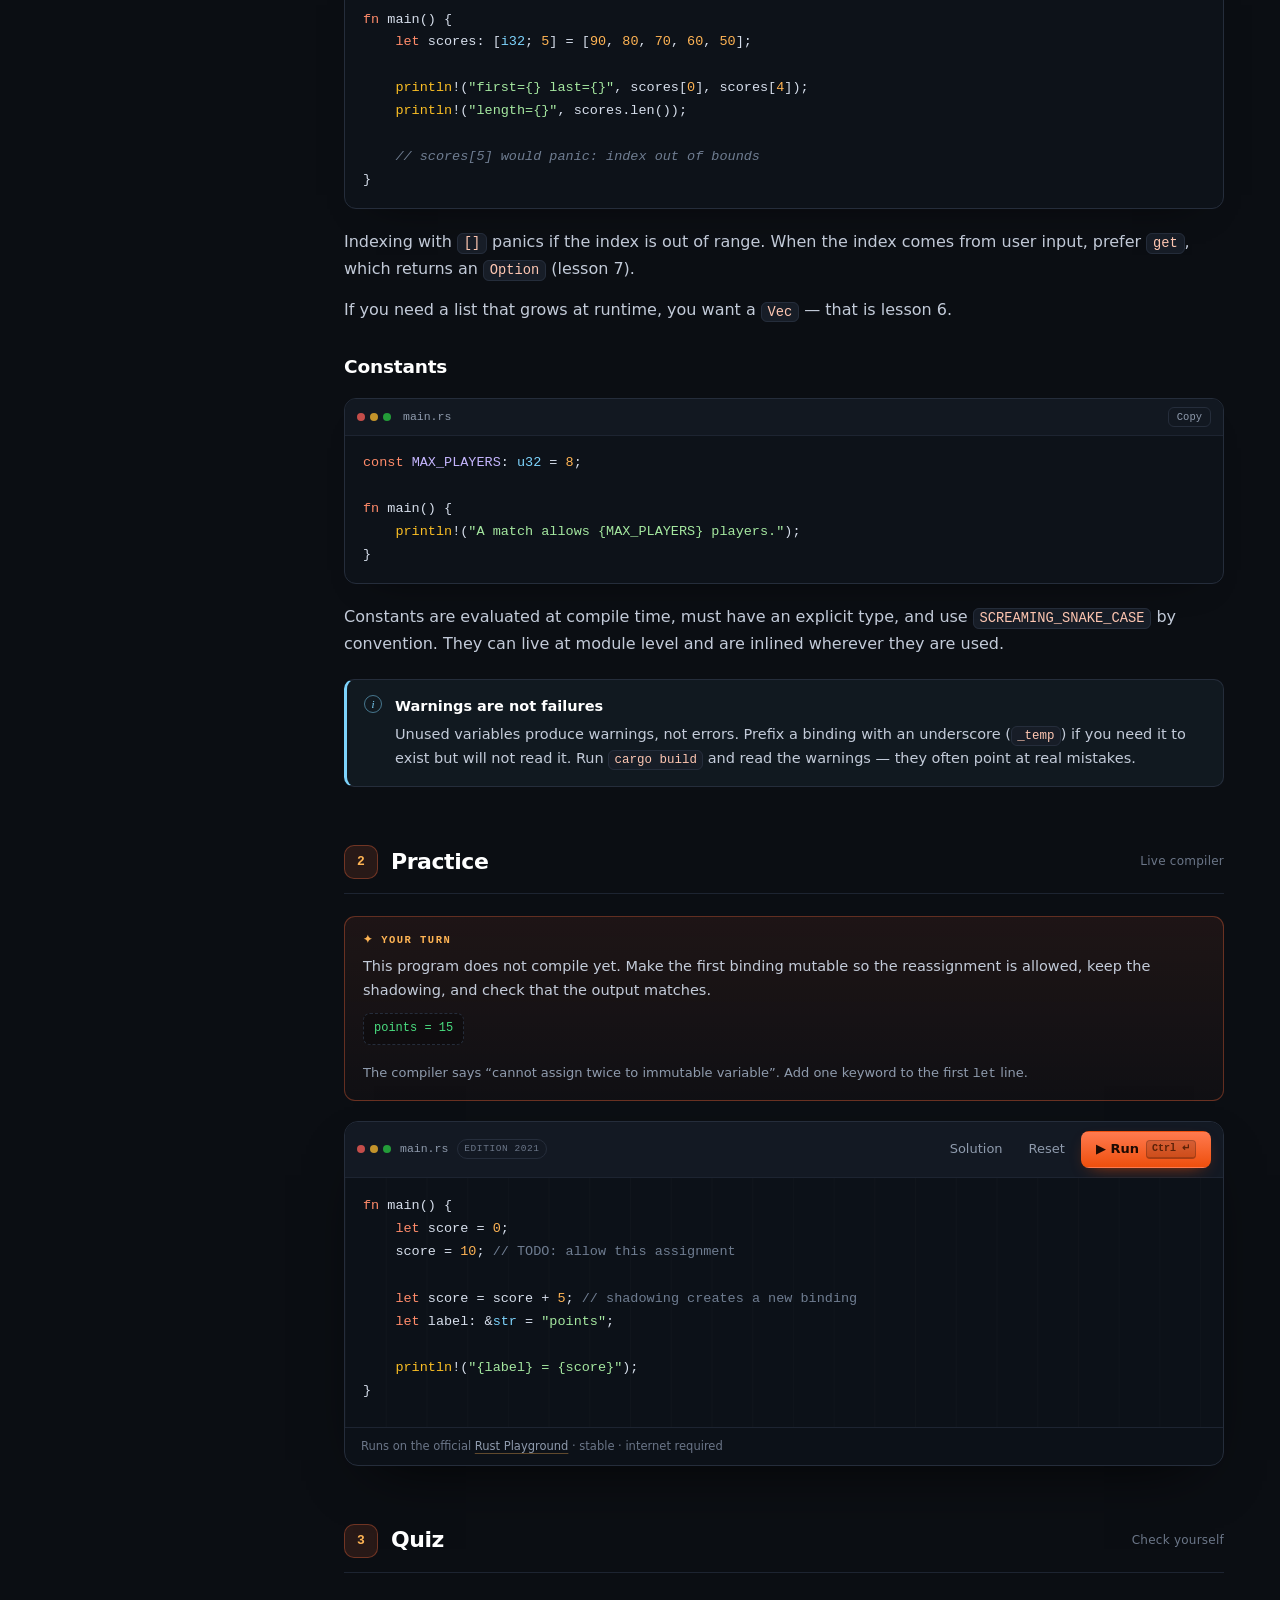
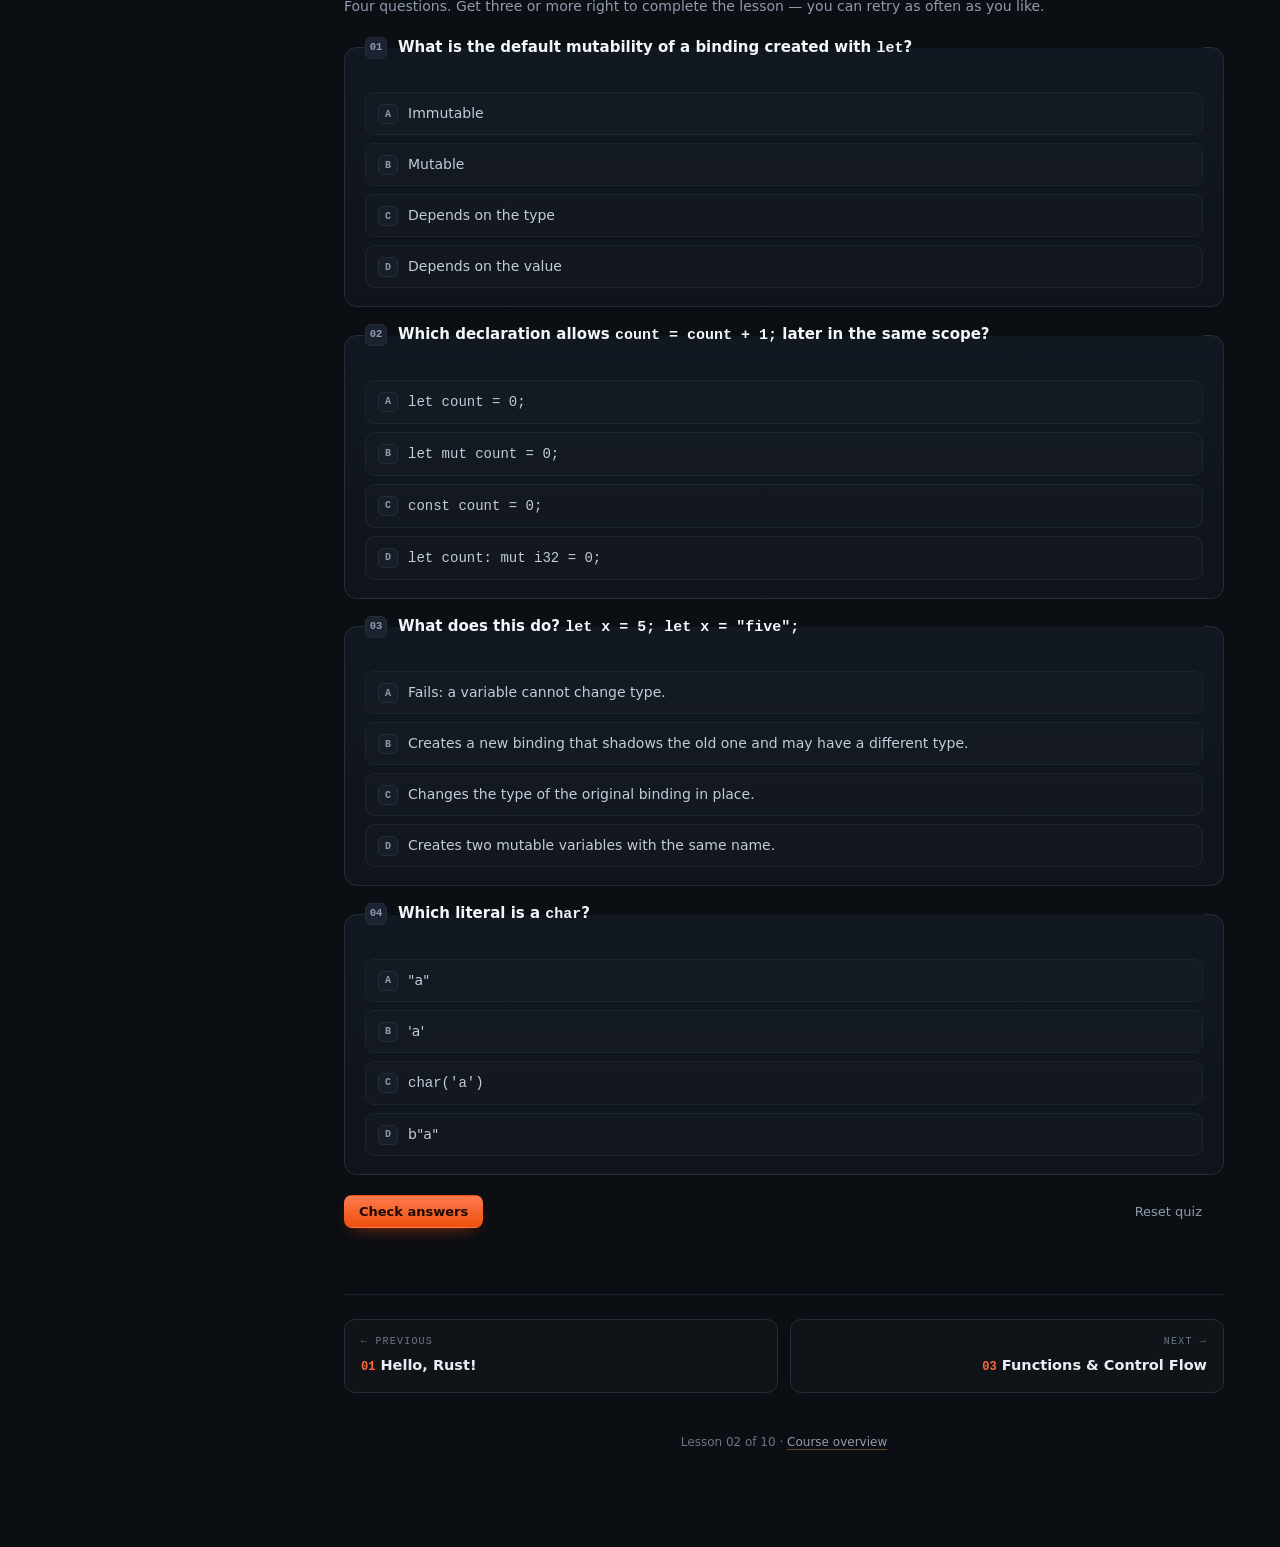
<file: lessons/02-variables-and-types.html>
<!doctype html>
<html lang="en">
<head>
<meta charset="utf-8">
<meta name="viewport" content="width=device-width, initial-scale=1">
<title>02 · Variables, Types &amp; Mutability — Rust from Zero</title>
<meta name="description" content="Rust does not let variables change unless you say so. That sounds annoying until you realise how many bugs come from accidental mutation. Here is how bindings, types, and shadowing work.">
<meta name="color-scheme" content="dark">
<meta name="theme-color" content="#0b0e13">
<link rel="icon" href="data:image/svg+xml,%3Csvg xmlns='http://www.w3.org/2000/svg' viewBox='0 0 100 100'%3E%3Ctext y='.9em' font-size='90'%3E%F0%9F%A6%80%3C/text%3E%3C/svg%3E">
<link rel="stylesheet" href="../assets/site.css">
</head>
<body data-lesson="02" data-total="10">
<div class="read-progress" aria-hidden="true"><span></span></div>
<div class="shell">
<aside class="sidebar" id="sidebar">
<a class="brand" href="../index.html">
  <span class="brand-mark" aria-hidden="true">🦀</span>
  <span><span class="brand-name">Rust from Zero</span><span class="brand-sub">Interactive Rust lessons</span></span>
</a>
<div class="side-progress">
  <div class="side-progress-top"><span class="side-progress-label">Your progress</span><span class="side-progress-count" data-progress-count>0 / 10</span></div>
  <div class="progress-track" data-progress-track role="progressbar" aria-label="Course progress" aria-valuemin="0" aria-valuemax="10" aria-valuenow="0"><span class="progress-fill" data-progress-fill></span></div>
</div>
<p class="nav-label">Lessons</p>
<nav class="nav" aria-label="Lessons">
<a href="../index.html"><span class="nav-num" aria-hidden="true">⌂</span><span>Course overview</span></a>
<a href="../lessons/01-hello-rust.html" data-lesson-link="01"><span class="nav-num" aria-hidden="true">01</span><span>Hello, Rust!</span><span class="nav-check" aria-hidden="true">✓</span></a>
<a href="../lessons/02-variables-and-types.html" data-lesson-link="02" class="active" aria-current="page"><span class="nav-num" aria-hidden="true">02</span><span>Variables, Types & Mutability</span><span class="nav-check" aria-hidden="true">✓</span></a>
<a href="../lessons/03-functions-and-control-flow.html" data-lesson-link="03"><span class="nav-num" aria-hidden="true">03</span><span>Functions & Control Flow</span><span class="nav-check" aria-hidden="true">✓</span></a>
<a href="../lessons/04-ownership-and-borrowing.html" data-lesson-link="04"><span class="nav-num" aria-hidden="true">04</span><span>Ownership & Borrowing</span><span class="nav-check" aria-hidden="true">✓</span></a>
<a href="../lessons/05-structs-enums-matching.html" data-lesson-link="05"><span class="nav-num" aria-hidden="true">05</span><span>Structs, Enums & Matching</span><span class="nav-check" aria-hidden="true">✓</span></a>
<a href="../lessons/06-collections.html" data-lesson-link="06"><span class="nav-num" aria-hidden="true">06</span><span>Vec, String & HashMap</span><span class="nav-check" aria-hidden="true">✓</span></a>
<a href="../lessons/07-error-handling.html" data-lesson-link="07"><span class="nav-num" aria-hidden="true">07</span><span>Option, Result & Errors</span><span class="nav-check" aria-hidden="true">✓</span></a>
<a href="../lessons/08-traits-generics-lifetimes.html" data-lesson-link="08"><span class="nav-num" aria-hidden="true">08</span><span>Traits, Generics & Lifetimes</span><span class="nav-check" aria-hidden="true">✓</span></a>
<a href="../lessons/09-iterators-and-closures.html" data-lesson-link="09"><span class="nav-num" aria-hidden="true">09</span><span>Iterators & Closures</span><span class="nav-check" aria-hidden="true">✓</span></a>
<a href="../lessons/10-modules-and-testing.html" data-lesson-link="10"><span class="nav-num" aria-hidden="true">10</span><span>Modules, Crates & Testing</span><span class="nav-check" aria-hidden="true">✓</span></a>
</nav>
<div class="side-foot">10 short lessons · read, run, quiz.<br><a href="https://www.rust-lang.org/learn" target="_blank" rel="noopener">Official Rust resources ↗</a></div>
</aside>
<div class="scrim"></div>
<main class="main">
<header class="topbar">
<button class="menu-btn" type="button" aria-label="Open lesson menu" aria-controls="sidebar" aria-expanded="false">☰</button>
<span class="topbar-title">Rust from Zero</span>
<span class="brand-mark" aria-hidden="true">🦀</span>
</header>
<div class="content">
<header class="lesson-hero">
<span class="eyebrow">Lesson 02 · Types & data</span>
<h1 class="lesson-title">Variables, Types & Mutability</h1>
<p class="lede">Rust does not let variables change unless you say so. That sounds annoying until you realise how many bugs come from accidental mutation. Here is how bindings, types, and shadowing work.</p>
<div class="lesson-meta">
<span class="pill">⏱ <strong>18 min</strong></span>
<span class="pill">🦀 <strong>Beginner</strong></span>
<span class="pill">✎ <strong>1 exercise</strong></span>
<span class="pill" data-complete-pill hidden>✓ <strong>Completed</strong></span>
</div>
</header>
<section class="lesson-block" id="read">
<div class="block-head"><span class="step-badge" aria-hidden="true">1</span><h2>Read</h2><span class="block-sub">The idea</span></div>
<div class="prose"><p>In many languages a variable is a box you can put a new value into whenever you like. In Rust, a binding is a promise: <code>let x = 5;</code> means <code>x</code> will stay <code>5</code> until it goes out of scope. If you want to change it, you ask for permission with <code>mut</code>.</p>
<h3>Immutable by default</h3>
<div class="codeblock">
<div class="codeblock-head"><span class="codeblock-dots" aria-hidden="true"><i></i><i></i><i></i></span><span>main.rs</span></div>
<pre><code class="rust">fn main() {
    let level = 1;
    println!(&quot;Level {level}&quot;);

    // level = 2; // error: cannot assign twice to immutable variable
}</code></pre>
</div>
<p>If you uncomment that line, the compiler rejects the program. It does not wait until runtime, and it points at both the declaration and the assignment. To allow reassignment, declare the binding as mutable:</p>
<div class="codeblock">
<div class="codeblock-head"><span class="codeblock-dots" aria-hidden="true"><i></i><i></i><i></i></span><span>main.rs</span></div>
<pre><code class="rust">fn main() {
    let mut level = 1;
    level = 2;
    level += 1;
    println!(&quot;Level {level}&quot;); // Level 3
}</code></pre>
</div>
<p>Mutability is per binding, not per type. Two bindings of the same type can have different permissions.</p>
<h3>Types: inferred, and occasionally written down</h3>
<p>Rust is statically typed, but it usually infers the type from how a value is used. When inference is not enough — or when you want to be explicit — add an annotation after a colon:</p>
<div class="codeblock">
<div class="codeblock-head"><span class="codeblock-dots" aria-hidden="true"><i></i><i></i><i></i></span><span>main.rs</span></div>
<pre><code class="rust">fn main() {
    let guess: u32 = 42;      // explicitly unsigned 32-bit
    let pi = 3.14;            // f64 by default
    let ready = true;         // bool
    let initial = 'R';        // char
    let title = &quot;Rust&quot;;       // &amp;str (a borrowed string slice)
}</code></pre>
</div>
<div class="table-wrap"><table>
<thead><tr><th>Type</th><th>What it is</th><th>Default?</th></tr></thead>
<tbody><tr><td><code>i8 / i16 / i32 / i64 / i128</code></td><td>Signed integers of increasing width.</td><td><code>i32</code> for whole numbers</td></tr><tr><td><code>u8 / u16 / u32 / u64 / u128</code></td><td>Unsigned integers (no negative values).</td><td>—</td></tr><tr><td><code>isize / usize</code></td><td>Pointer-sized integers; <code>usize</code> is used for lengths and indexes.</td><td>—</td></tr><tr><td><code>f32 / f64</code></td><td>Floating-point numbers following IEEE 754.</td><td><code>f64</code></td></tr><tr><td><code>bool</code></td><td>Either <code>true</code> or <code>false</code>. Conditions must be bools.</td><td>—</td></tr><tr><td><code>char</code></td><td>One Unicode scalar value, written with single quotes: <code>'🦀'</code>. Four bytes.</td><td>—</td></tr><tr><td><code>String / &amp;str</code></td><td>Owned, growable text / borrowed text. Covered in lesson 6.</td><td>—</td></tr><tr><td><code>(T, U)</code></td><td>Tuple: a fixed-size group of values of different types.</td><td>—</td></tr><tr><td><code>[T; N]</code></td><td>Array: <code>N</code> values of the same type, fixed at compile time.</td><td>—</td></tr></tbody>
</table></div>
<p>Underscores make long numbers readable: <code>1_000_000</code>. Rust also has <code>0xff</code> (hex), <code>0b1010</code> (binary), and <code>0o755</code> (octal) literals.</p>
<div class="callout warn">
<span class="callout-title">Overflow behaves differently per profile</span>
<p>In a debug build, an integer overflow panics. In a release build it wraps around silently. If overflow is possible, be explicit: <code>checked_add</code> returns an <code>Option</code>, <code>saturating_add</code> clamps at the boundary, and <code>wrapping_add</code> wraps.</p>
</div>
<h3>Shadowing: a new binding with the same name</h3>
<p>You can declare a new variable with the same name using another <code>let</code>. This is called shadowing. The new binding can even have a different type:</p>
<div class="codeblock">
<div class="codeblock-head"><span class="codeblock-dots" aria-hidden="true"><i></i><i></i><i></i></span><span>main.rs</span></div>
<pre><code class="rust">fn main() {
    let spaces = &quot;    &quot;;        // &amp;str
    let spaces = spaces.len();  // usize
    println!(&quot;{spaces} spaces&quot;); // 4 spaces
}</code></pre>
</div>
<p>Unlike <code>mut</code>, shadowing creates a brand-new value. The old binding still exists until the end of its scope, but it is inaccessible by name. This is handy for transforming a value step by step without inventing names like <code>spaces_str</code> and <code>spaces_count</code>.</p>
<h3>Tuples and arrays</h3>
<p>Tuples group a fixed number of values of different types. Access fields with <code>.</code> and an index, or destructure them:</p>
<div class="codeblock">
<div class="codeblock-head"><span class="codeblock-dots" aria-hidden="true"><i></i><i></i><i></i></span><span>main.rs</span></div>
<pre><code class="rust">fn main() {
    let point: (i32, i32) = (3, 7);
    let (x, y) = point;

    println!(&quot;x={x} y={y} whole={point:?}&quot;);
    println!(&quot;first field: {}&quot;, point.0);
}</code></pre>
</div>
<p>Arrays hold a fixed number of values of one type. Their length is part of the type, so <code>[i32; 3]</code> and <code>[i32; 4]</code> are different types:</p>
<div class="codeblock">
<div class="codeblock-head"><span class="codeblock-dots" aria-hidden="true"><i></i><i></i><i></i></span><span>main.rs</span></div>
<pre><code class="rust">fn main() {
    let scores: [i32; 5] = [90, 80, 70, 60, 50];

    println!(&quot;first={} last={}&quot;, scores[0], scores[4]);
    println!(&quot;length={}&quot;, scores.len());

    // scores[5] would panic: index out of bounds
}</code></pre>
</div>
<p>Indexing with <code>[]</code> panics if the index is out of range. When the index comes from user input, prefer <code>get</code>, which returns an <code>Option</code> (lesson 7).</p>
<p>If you need a list that grows at runtime, you want a <code>Vec</code> — that is lesson 6.</p>
<h3>Constants</h3>
<div class="codeblock">
<div class="codeblock-head"><span class="codeblock-dots" aria-hidden="true"><i></i><i></i><i></i></span><span>main.rs</span></div>
<pre><code class="rust">const MAX_PLAYERS: u32 = 8;

fn main() {
    println!(&quot;A match allows {MAX_PLAYERS} players.&quot;);
}</code></pre>
</div>
<p>Constants are evaluated at compile time, must have an explicit type, and use <code>SCREAMING_SNAKE_CASE</code> by convention. They can live at module level and are inlined wherever they are used.</p>
<div class="callout note">
<span class="callout-title">Warnings are not failures</span>
<p>Unused variables produce warnings, not errors. Prefix a binding with an underscore (<code>_temp</code>) if you need it to exist but will not read it. Run <code>cargo build</code> and read the warnings — they often point at real mistakes.</p>
</div></div>
</section>
<section class="lesson-block" id="practice">
<div class="block-head"><span class="step-badge" aria-hidden="true">2</span><h2>Practice</h2><span class="block-sub">Live compiler</span></div>
<div class="task">
<span class="task-label">✦ Your turn</span><p>This program does not compile yet. Make the first binding mutable so the reassignment is allowed, keep the shadowing, and check that the output matches.</p>
<span class="expected" aria-label="Expected output">points = 15</span>
<p class="hint">The compiler says “cannot assign twice to immutable variable”. Add one keyword to the first <code>let</code> line.</p>
</div>
<div class="playground">
<div class="pg-head">
  <div class="pg-title"><span class="pg-dots" aria-hidden="true"><i></i><i></i><i></i></span>main.rs <span class="pg-badge">edition 2021</span></div>
  <div class="pg-actions">
    <button type="button" class="btn btn-ghost pg-solution">Solution</button>
    <button type="button" class="btn btn-ghost pg-reset">Reset</button>
    <button type="button" class="btn btn-primary pg-run"><span class="run-label">▶ Run</span> <kbd>Ctrl ↵</kbd></button>
  </div>
</div>
<div class="editor">
  <pre class="editor-highlight" aria-hidden="true"><code class="rust"></code></pre>
  <textarea class="editor-input" spellcheck="false" wrap="off" autocapitalize="off" autocomplete="off" aria-label="Rust code editor">fn main() {
    let score = 0;
    score = 10; // TODO: allow this assignment

    let score = score + 5; // shadowing creates a new binding
    let label: &amp;str = &quot;points&quot;;

    println!(&quot;{label} = {score}&quot;);
}</textarea>
</div>
<div class="pg-output" hidden>
  <div class="pg-output-head"><span>Output</span><span class="pg-status idle">ready</span></div>
  <pre class="pg-out" aria-live="polite"></pre>
  <div class="pg-verdict" role="status"></div>
  <div class="pg-warn" hidden>
    <div class="pg-output-head"><span>Compiler notes</span></div>
    <pre></pre>
  </div>
</div>
<div class="pg-note">Runs on the official <a href="https://play.rust-lang.org" target="_blank" rel="noopener">Rust Playground</a> · stable · internet required</div>
<script type="text/plain" class="pg-expect">points = 15</script>
<script type="text/plain" class="pg-solution-code">fn main() {
    let mut score = 0;
    score = 10;

    let score = score + 5;
    let label: &str = "points";

    println!("{label} = {score}");
}</script>
</div>
</section>
<section class="lesson-block" id="quiz">
<div class="block-head"><span class="step-badge" aria-hidden="true">3</span><h2>Quiz</h2><span class="block-sub">Check yourself</span></div>
<div class="prose quiz-intro"><p>Four questions. Get three or more right to complete the lesson — you can retry as often as you like.</p></div>
<div class="quiz">
<fieldset class="quiz-q" data-answer="0">
<legend><span class="q-num" aria-hidden="true">01</span><span>What is the default mutability of a binding created with <code>let</code>?</span></legend>
<div class="options"><label class="opt">
<input type="radio" name="q02_0" value="0">
<span class="opt-key" aria-hidden="true">A</span>
<span class="opt-text">Immutable</span>
</label><label class="opt">
<input type="radio" name="q02_0" value="1">
<span class="opt-key" aria-hidden="true">B</span>
<span class="opt-text">Mutable</span>
</label><label class="opt">
<input type="radio" name="q02_0" value="2">
<span class="opt-key" aria-hidden="true">C</span>
<span class="opt-text">Depends on the type</span>
</label><label class="opt">
<input type="radio" name="q02_0" value="3">
<span class="opt-key" aria-hidden="true">D</span>
<span class="opt-text">Depends on the value</span>
</label></div>
<div class="explain" hidden><strong>Why:</strong> Bindings are immutable unless declared with <code>mut</code>. The compiler rejects reassignment, which rules out a large class of accidental-state bugs.</div>
</fieldset><fieldset class="quiz-q" data-answer="1">
<legend><span class="q-num" aria-hidden="true">02</span><span>Which declaration allows <code>count = count + 1;</code> later in the same scope?</span></legend>
<div class="options"><label class="opt">
<input type="radio" name="q02_1" value="0">
<span class="opt-key" aria-hidden="true">A</span>
<span class="opt-text"><code>let count = 0;</code></span>
</label><label class="opt">
<input type="radio" name="q02_1" value="1">
<span class="opt-key" aria-hidden="true">B</span>
<span class="opt-text"><code>let mut count = 0;</code></span>
</label><label class="opt">
<input type="radio" name="q02_1" value="2">
<span class="opt-key" aria-hidden="true">C</span>
<span class="opt-text"><code>const count = 0;</code></span>
</label><label class="opt">
<input type="radio" name="q02_1" value="3">
<span class="opt-key" aria-hidden="true">D</span>
<span class="opt-text"><code>let count: mut i32 = 0;</code></span>
</label></div>
<div class="explain" hidden><strong>Why:</strong> Only <code>let mut</code> creates a mutable binding. A <code>const</code> is always immutable, and <code>let count: mut i32</code> is not valid syntax — <code>mut</code> comes before the name.</div>
</fieldset><fieldset class="quiz-q" data-answer="1">
<legend><span class="q-num" aria-hidden="true">03</span><span>What does this do? <code>let x = 5; let x = &quot;five&quot;;</code></span></legend>
<div class="options"><label class="opt">
<input type="radio" name="q02_2" value="0">
<span class="opt-key" aria-hidden="true">A</span>
<span class="opt-text">Fails: a variable cannot change type.</span>
</label><label class="opt">
<input type="radio" name="q02_2" value="1">
<span class="opt-key" aria-hidden="true">B</span>
<span class="opt-text">Creates a new binding that shadows the old one and may have a different type.</span>
</label><label class="opt">
<input type="radio" name="q02_2" value="2">
<span class="opt-key" aria-hidden="true">C</span>
<span class="opt-text">Changes the type of the original binding in place.</span>
</label><label class="opt">
<input type="radio" name="q02_2" value="3">
<span class="opt-key" aria-hidden="true">D</span>
<span class="opt-text">Creates two mutable variables with the same name.</span>
</label></div>
<div class="explain" hidden><strong>Why:</strong> The second <code>let</code> introduces a new binding. Shadowing is not mutation: the old value still exists until the end of scope, but the name now refers to the new binding, which can have a different type.</div>
</fieldset><fieldset class="quiz-q" data-answer="1">
<legend><span class="q-num" aria-hidden="true">04</span><span>Which literal is a <code>char</code>?</span></legend>
<div class="options"><label class="opt">
<input type="radio" name="q02_3" value="0">
<span class="opt-key" aria-hidden="true">A</span>
<span class="opt-text">"a"</span>
</label><label class="opt">
<input type="radio" name="q02_3" value="1">
<span class="opt-key" aria-hidden="true">B</span>
<span class="opt-text">'a'</span>
</label><label class="opt">
<input type="radio" name="q02_3" value="2">
<span class="opt-key" aria-hidden="true">C</span>
<span class="opt-text"><code>char('a')</code></span>
</label><label class="opt">
<input type="radio" name="q02_3" value="3">
<span class="opt-key" aria-hidden="true">D</span>
<span class="opt-text">b"a"</span>
</label></div>
<div class="explain" hidden><strong>Why:</strong> Single quotes create a <code>char</code> (one Unicode scalar value). Double quotes create a string slice (<code>&amp;str</code>), and <code>b&quot;a&quot;</code> is a byte-string literal.</div>
</fieldset>
<div class="quiz-actions">
<button type="button" class="btn btn-primary quiz-check">Check answers</button>
<button type="button" class="btn btn-ghost quiz-retry">Reset quiz</button>
<span class="quiz-score" role="status" aria-live="polite"></span>
</div>
</div>
</section>
<nav class="lesson-nav" aria-label="Lesson navigation">
<a class="nav-card" href="01-hello-rust.html"><span class="dir">← Previous</span><span class="name"><span>01</span> Hello, Rust!</span></a>
<a class="nav-card next" href="03-functions-and-control-flow.html"><span class="dir">Next →</span><span class="name"><span>03</span> Functions & Control Flow</span></a>
</nav>
<p class="page-foot">Lesson 02 of 10 · <a href="../index.html">Course overview</a></p>
</div>
</main>
</div>
<script src="../assets/site.js" defer></script>
</body>
</html>
</file>
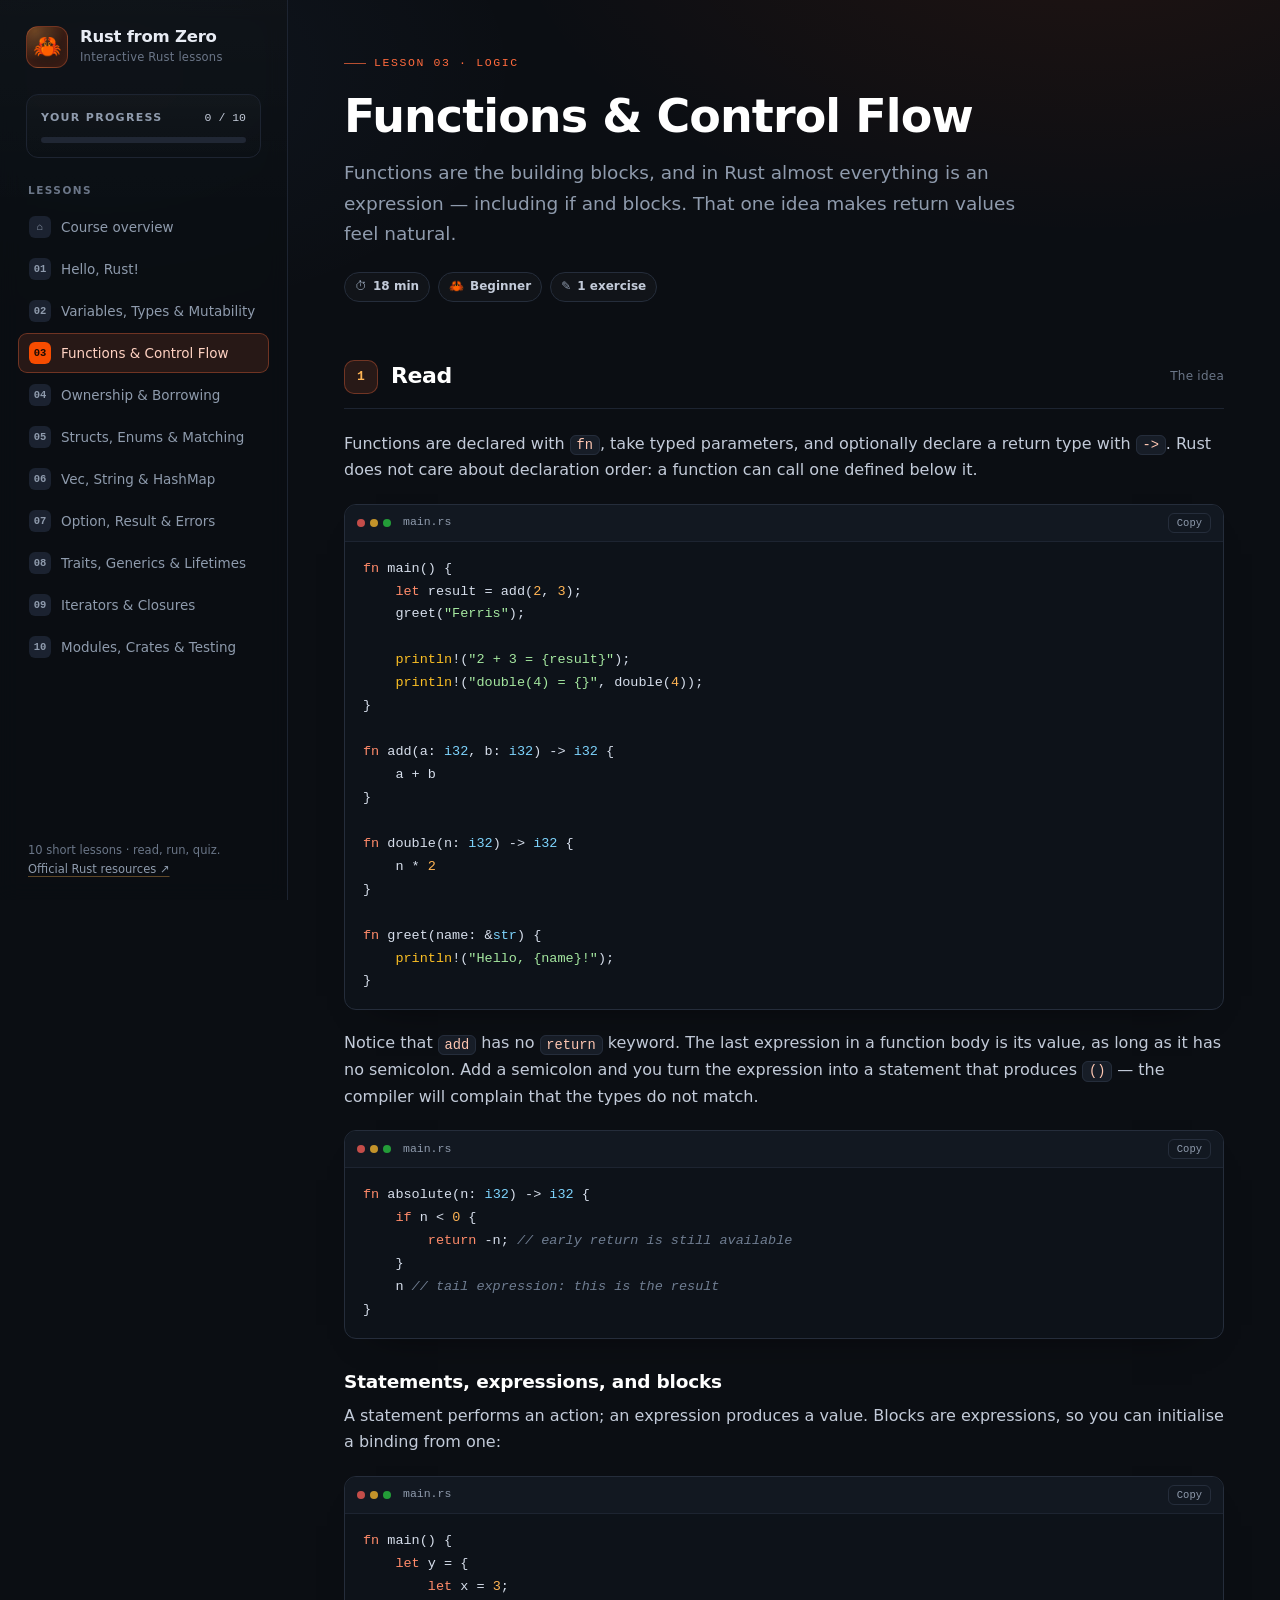
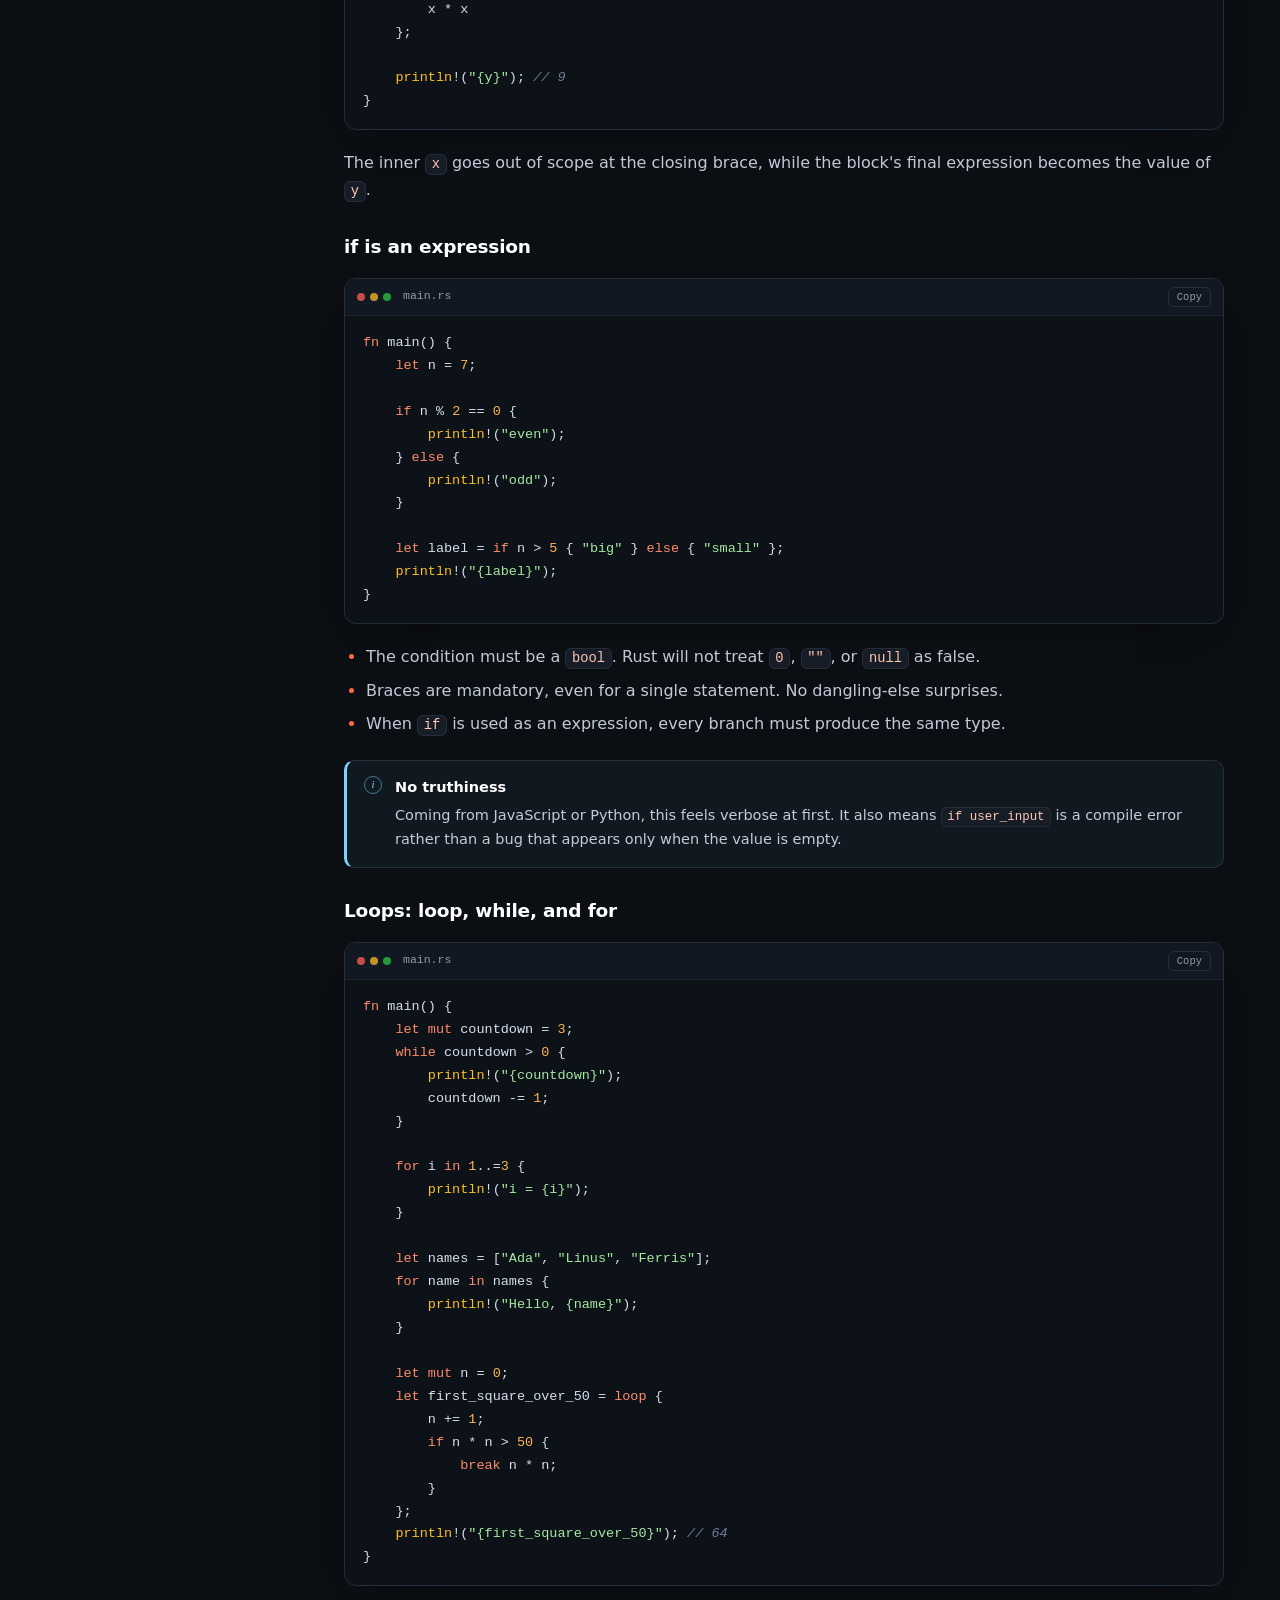
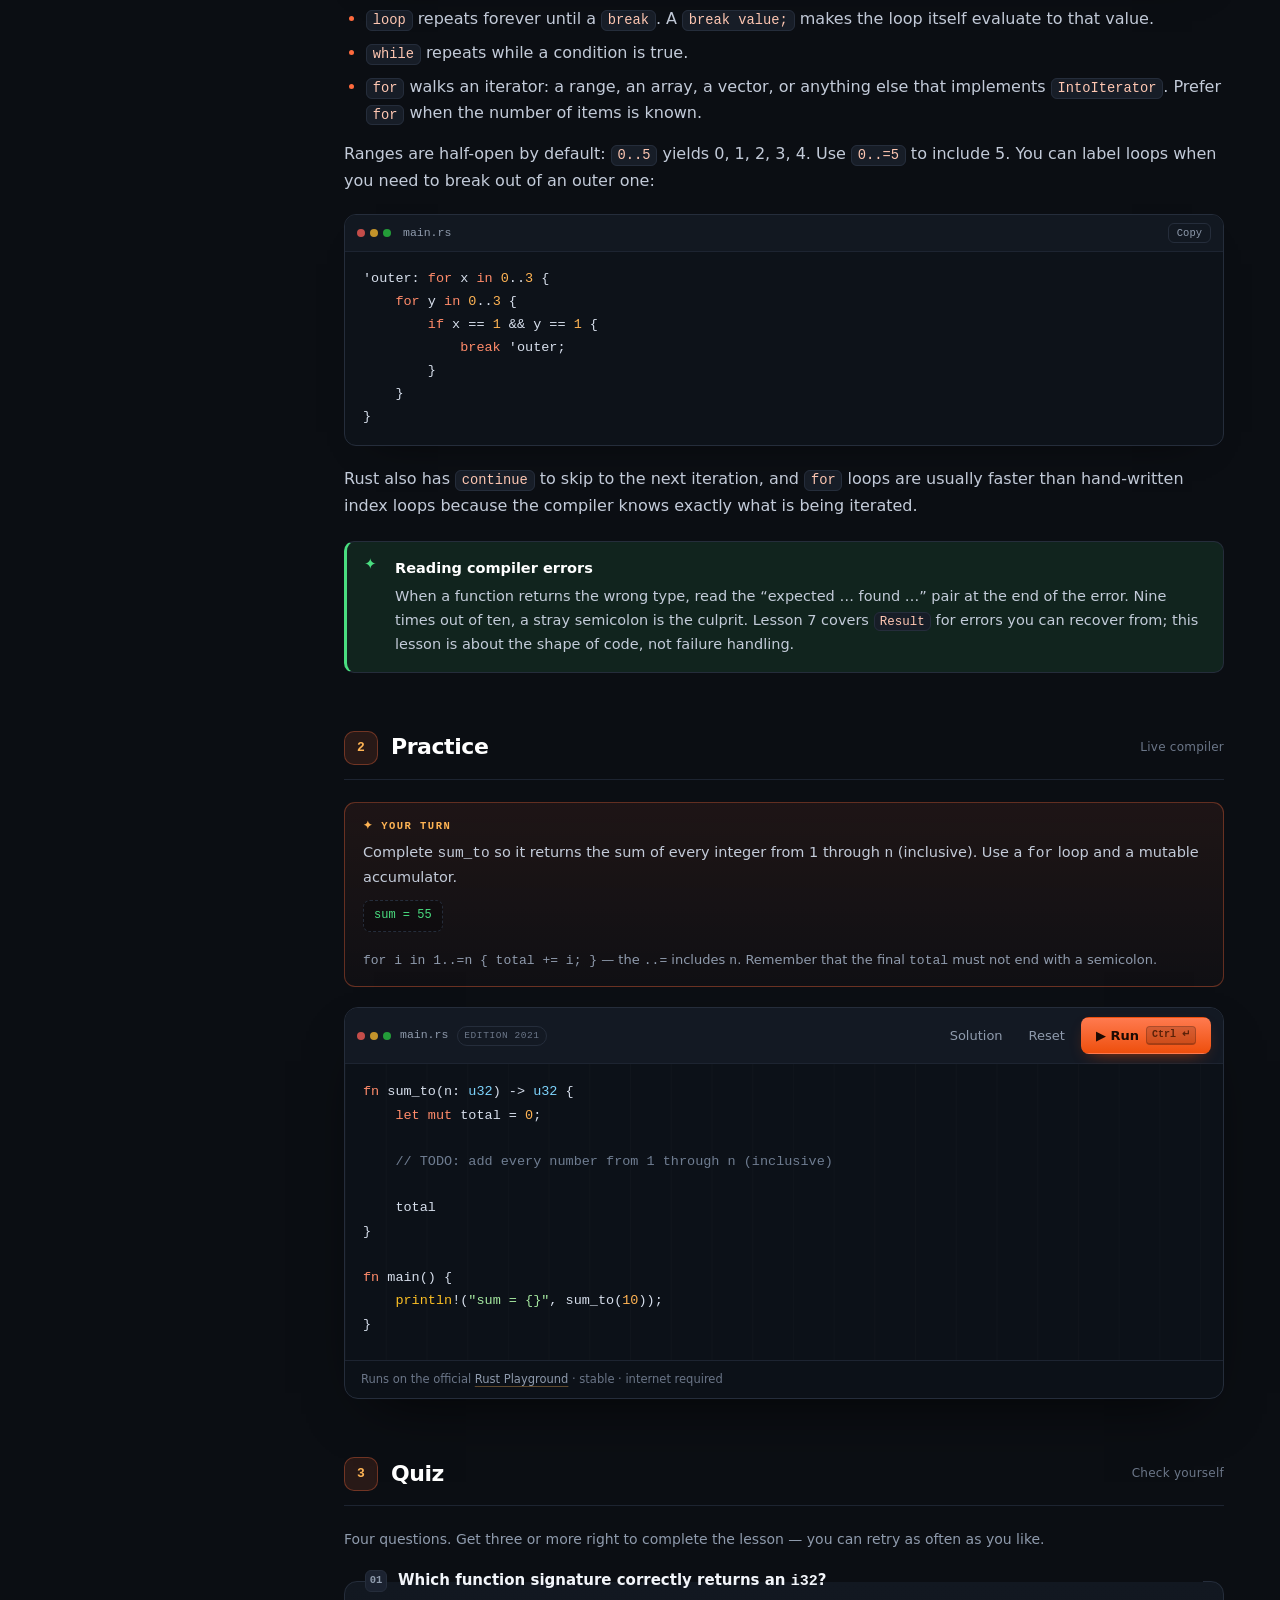
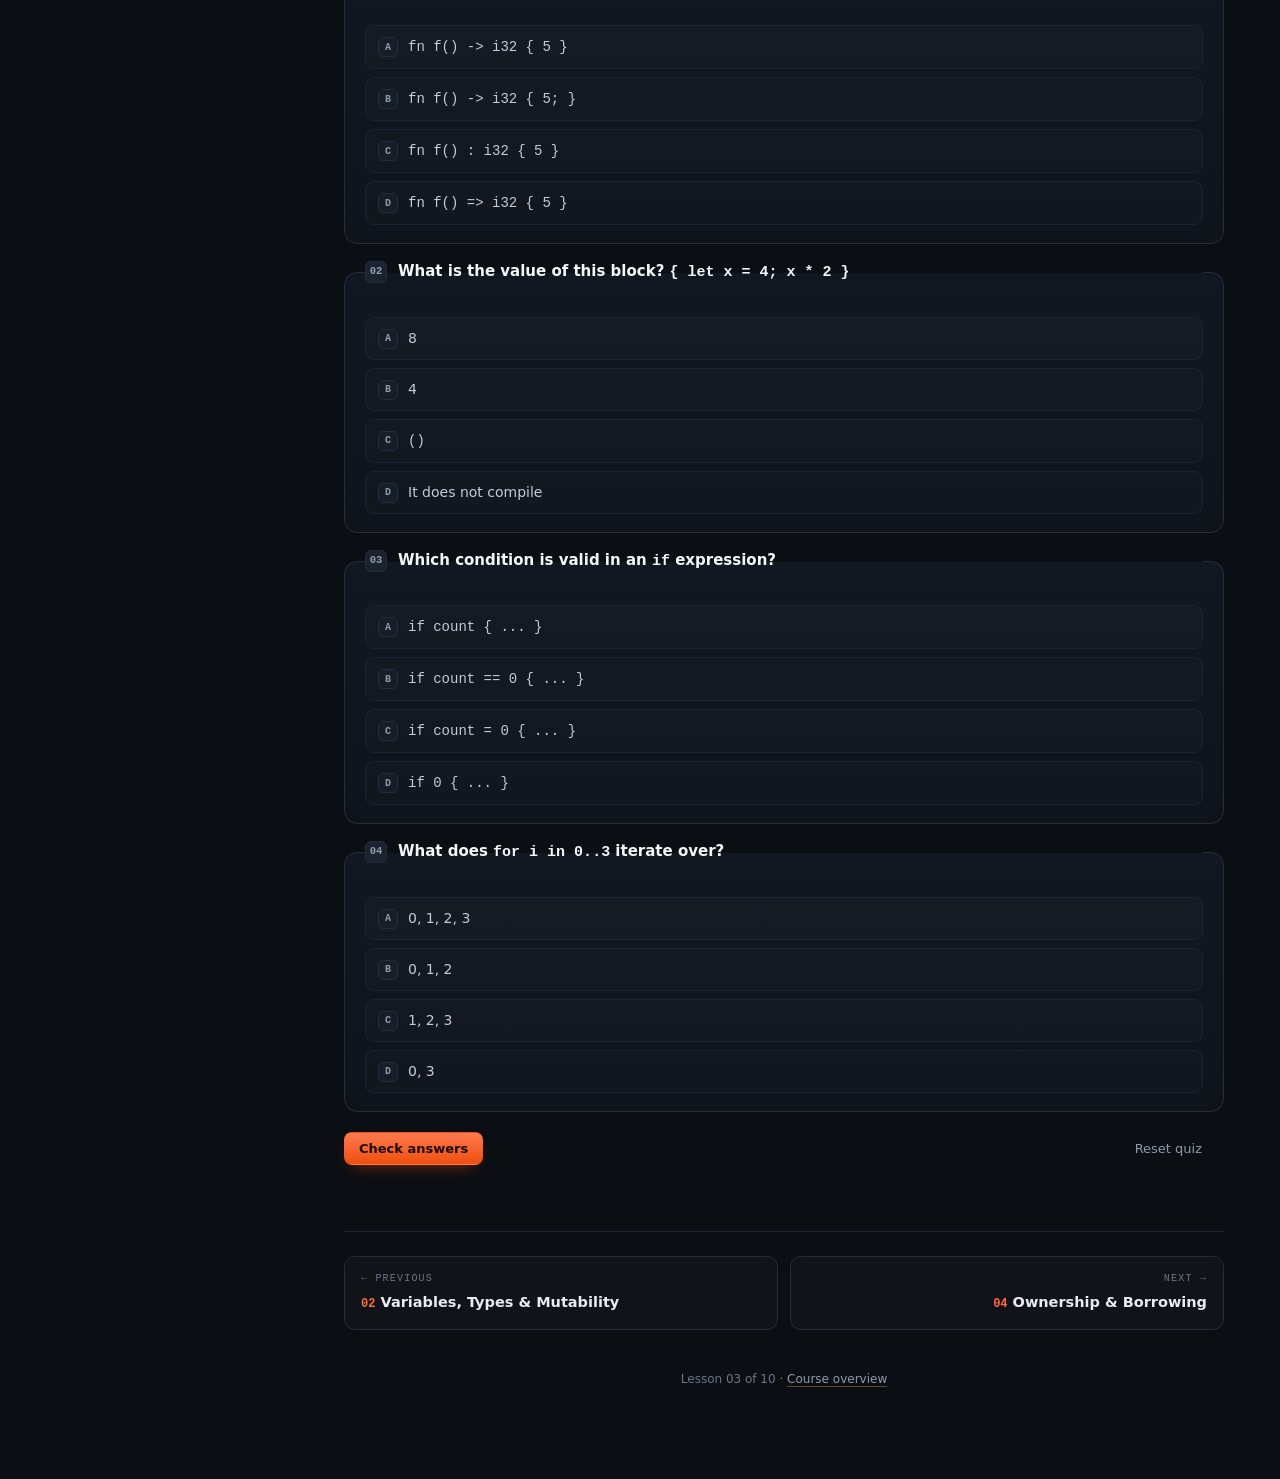
<file: lessons/03-functions-and-control-flow.html>
<!doctype html>
<html lang="en">
<head>
<meta charset="utf-8">
<meta name="viewport" content="width=device-width, initial-scale=1">
<title>03 · Functions &amp; Control Flow — Rust from Zero</title>
<meta name="description" content="Functions are the building blocks, and in Rust almost everything is an expression — including if and blocks. That one idea makes return values feel natural.">
<meta name="color-scheme" content="dark">
<meta name="theme-color" content="#0b0e13">
<link rel="icon" href="data:image/svg+xml,%3Csvg xmlns='http://www.w3.org/2000/svg' viewBox='0 0 100 100'%3E%3Ctext y='.9em' font-size='90'%3E%F0%9F%A6%80%3C/text%3E%3C/svg%3E">
<link rel="stylesheet" href="../assets/site.css">
</head>
<body data-lesson="03" data-total="10">
<div class="read-progress" aria-hidden="true"><span></span></div>
<div class="shell">
<aside class="sidebar" id="sidebar">
<a class="brand" href="../index.html">
  <span class="brand-mark" aria-hidden="true">🦀</span>
  <span><span class="brand-name">Rust from Zero</span><span class="brand-sub">Interactive Rust lessons</span></span>
</a>
<div class="side-progress">
  <div class="side-progress-top"><span class="side-progress-label">Your progress</span><span class="side-progress-count" data-progress-count>0 / 10</span></div>
  <div class="progress-track" data-progress-track role="progressbar" aria-label="Course progress" aria-valuemin="0" aria-valuemax="10" aria-valuenow="0"><span class="progress-fill" data-progress-fill></span></div>
</div>
<p class="nav-label">Lessons</p>
<nav class="nav" aria-label="Lessons">
<a href="../index.html"><span class="nav-num" aria-hidden="true">⌂</span><span>Course overview</span></a>
<a href="../lessons/01-hello-rust.html" data-lesson-link="01"><span class="nav-num" aria-hidden="true">01</span><span>Hello, Rust!</span><span class="nav-check" aria-hidden="true">✓</span></a>
<a href="../lessons/02-variables-and-types.html" data-lesson-link="02"><span class="nav-num" aria-hidden="true">02</span><span>Variables, Types & Mutability</span><span class="nav-check" aria-hidden="true">✓</span></a>
<a href="../lessons/03-functions-and-control-flow.html" data-lesson-link="03" class="active" aria-current="page"><span class="nav-num" aria-hidden="true">03</span><span>Functions & Control Flow</span><span class="nav-check" aria-hidden="true">✓</span></a>
<a href="../lessons/04-ownership-and-borrowing.html" data-lesson-link="04"><span class="nav-num" aria-hidden="true">04</span><span>Ownership & Borrowing</span><span class="nav-check" aria-hidden="true">✓</span></a>
<a href="../lessons/05-structs-enums-matching.html" data-lesson-link="05"><span class="nav-num" aria-hidden="true">05</span><span>Structs, Enums & Matching</span><span class="nav-check" aria-hidden="true">✓</span></a>
<a href="../lessons/06-collections.html" data-lesson-link="06"><span class="nav-num" aria-hidden="true">06</span><span>Vec, String & HashMap</span><span class="nav-check" aria-hidden="true">✓</span></a>
<a href="../lessons/07-error-handling.html" data-lesson-link="07"><span class="nav-num" aria-hidden="true">07</span><span>Option, Result & Errors</span><span class="nav-check" aria-hidden="true">✓</span></a>
<a href="../lessons/08-traits-generics-lifetimes.html" data-lesson-link="08"><span class="nav-num" aria-hidden="true">08</span><span>Traits, Generics & Lifetimes</span><span class="nav-check" aria-hidden="true">✓</span></a>
<a href="../lessons/09-iterators-and-closures.html" data-lesson-link="09"><span class="nav-num" aria-hidden="true">09</span><span>Iterators & Closures</span><span class="nav-check" aria-hidden="true">✓</span></a>
<a href="../lessons/10-modules-and-testing.html" data-lesson-link="10"><span class="nav-num" aria-hidden="true">10</span><span>Modules, Crates & Testing</span><span class="nav-check" aria-hidden="true">✓</span></a>
</nav>
<div class="side-foot">10 short lessons · read, run, quiz.<br><a href="https://www.rust-lang.org/learn" target="_blank" rel="noopener">Official Rust resources ↗</a></div>
</aside>
<div class="scrim"></div>
<main class="main">
<header class="topbar">
<button class="menu-btn" type="button" aria-label="Open lesson menu" aria-controls="sidebar" aria-expanded="false">☰</button>
<span class="topbar-title">Rust from Zero</span>
<span class="brand-mark" aria-hidden="true">🦀</span>
</header>
<div class="content">
<header class="lesson-hero">
<span class="eyebrow">Lesson 03 · Logic</span>
<h1 class="lesson-title">Functions & Control Flow</h1>
<p class="lede">Functions are the building blocks, and in Rust almost everything is an expression — including if and blocks. That one idea makes return values feel natural.</p>
<div class="lesson-meta">
<span class="pill">⏱ <strong>18 min</strong></span>
<span class="pill">🦀 <strong>Beginner</strong></span>
<span class="pill">✎ <strong>1 exercise</strong></span>
<span class="pill" data-complete-pill hidden>✓ <strong>Completed</strong></span>
</div>
</header>
<section class="lesson-block" id="read">
<div class="block-head"><span class="step-badge" aria-hidden="true">1</span><h2>Read</h2><span class="block-sub">The idea</span></div>
<div class="prose"><p>Functions are declared with <code>fn</code>, take typed parameters, and optionally declare a return type with <code>-&gt;</code>. Rust does not care about declaration order: a function can call one defined below it.</p>
<div class="codeblock">
<div class="codeblock-head"><span class="codeblock-dots" aria-hidden="true"><i></i><i></i><i></i></span><span>main.rs</span></div>
<pre><code class="rust">fn main() {
    let result = add(2, 3);
    greet(&quot;Ferris&quot;);

    println!(&quot;2 + 3 = {result}&quot;);
    println!(&quot;double(4) = {}&quot;, double(4));
}

fn add(a: i32, b: i32) -&gt; i32 {
    a + b
}

fn double(n: i32) -&gt; i32 {
    n * 2
}

fn greet(name: &amp;str) {
    println!(&quot;Hello, {name}!&quot;);
}</code></pre>
</div>
<p>Notice that <code>add</code> has no <code>return</code> keyword. The last expression in a function body is its value, as long as it has no semicolon. Add a semicolon and you turn the expression into a statement that produces <code>()</code> — the compiler will complain that the types do not match.</p>
<div class="codeblock">
<div class="codeblock-head"><span class="codeblock-dots" aria-hidden="true"><i></i><i></i><i></i></span><span>main.rs</span></div>
<pre><code class="rust">fn absolute(n: i32) -&gt; i32 {
    if n &lt; 0 {
        return -n; // early return is still available
    }
    n // tail expression: this is the result
}</code></pre>
</div>
<h3>Statements, expressions, and blocks</h3>
<p>A statement performs an action; an expression produces a value. Blocks are expressions, so you can initialise a binding from one:</p>
<div class="codeblock">
<div class="codeblock-head"><span class="codeblock-dots" aria-hidden="true"><i></i><i></i><i></i></span><span>main.rs</span></div>
<pre><code class="rust">fn main() {
    let y = {
        let x = 3;
        x * x
    };

    println!(&quot;{y}&quot;); // 9
}</code></pre>
</div>
<p>The inner <code>x</code> goes out of scope at the closing brace, while the block's final expression becomes the value of <code>y</code>.</p>
<h3>if is an expression</h3>
<div class="codeblock">
<div class="codeblock-head"><span class="codeblock-dots" aria-hidden="true"><i></i><i></i><i></i></span><span>main.rs</span></div>
<pre><code class="rust">fn main() {
    let n = 7;

    if n % 2 == 0 {
        println!(&quot;even&quot;);
    } else {
        println!(&quot;odd&quot;);
    }

    let label = if n &gt; 5 { &quot;big&quot; } else { &quot;small&quot; };
    println!(&quot;{label}&quot;);
}</code></pre>
</div>
<ul><li>The condition must be a <code>bool</code>. Rust will not treat <code>0</code>, <code>&quot;&quot;</code>, or <code>null</code> as false.</li><li>Braces are mandatory, even for a single statement. No dangling-else surprises.</li><li>When <code>if</code> is used as an expression, every branch must produce the same type.</li></ul>
<div class="callout note">
<span class="callout-title">No truthiness</span>
<p>Coming from JavaScript or Python, this feels verbose at first. It also means <code>if user_input</code> is a compile error rather than a bug that appears only when the value is empty.</p>
</div>
<h3>Loops: loop, while, and for</h3>
<div class="codeblock">
<div class="codeblock-head"><span class="codeblock-dots" aria-hidden="true"><i></i><i></i><i></i></span><span>main.rs</span></div>
<pre><code class="rust">fn main() {
    let mut countdown = 3;
    while countdown &gt; 0 {
        println!(&quot;{countdown}&quot;);
        countdown -= 1;
    }

    for i in 1..=3 {
        println!(&quot;i = {i}&quot;);
    }

    let names = [&quot;Ada&quot;, &quot;Linus&quot;, &quot;Ferris&quot;];
    for name in names {
        println!(&quot;Hello, {name}&quot;);
    }

    let mut n = 0;
    let first_square_over_50 = loop {
        n += 1;
        if n * n &gt; 50 {
            break n * n;
        }
    };
    println!(&quot;{first_square_over_50}&quot;); // 64
}</code></pre>
</div>
<ul><li><code>loop</code> repeats forever until a <code>break</code>. A <code>break value;</code> makes the loop itself evaluate to that value.</li><li><code>while</code> repeats while a condition is true.</li><li><code>for</code> walks an iterator: a range, an array, a vector, or anything else that implements <code>IntoIterator</code>. Prefer <code>for</code> when the number of items is known.</li></ul>
<p>Ranges are half-open by default: <code>0..5</code> yields 0, 1, 2, 3, 4. Use <code>0..=5</code> to include 5. You can label loops when you need to break out of an outer one:</p>
<div class="codeblock">
<div class="codeblock-head"><span class="codeblock-dots" aria-hidden="true"><i></i><i></i><i></i></span><span>main.rs</span></div>
<pre><code class="rust">'outer: for x in 0..3 {
    for y in 0..3 {
        if x == 1 &amp;&amp; y == 1 {
            break 'outer;
        }
    }
}</code></pre>
</div>
<p>Rust also has <code>continue</code> to skip to the next iteration, and <code>for</code> loops are usually faster than hand-written index loops because the compiler knows exactly what is being iterated.</p>
<div class="callout tip">
<span class="callout-title">Reading compiler errors</span>
<p>When a function returns the wrong type, read the “expected … found …” pair at the end of the error. Nine times out of ten, a stray semicolon is the culprit. Lesson 7 covers <code>Result</code> for errors you can recover from; this lesson is about the shape of code, not failure handling.</p>
</div></div>
</section>
<section class="lesson-block" id="practice">
<div class="block-head"><span class="step-badge" aria-hidden="true">2</span><h2>Practice</h2><span class="block-sub">Live compiler</span></div>
<div class="task">
<span class="task-label">✦ Your turn</span><p>Complete <code>sum_to</code> so it returns the sum of every integer from 1 through <code>n</code> (inclusive). Use a <code>for</code> loop and a mutable accumulator.</p>
<span class="expected" aria-label="Expected output">sum = 55</span>
<p class="hint"><code>for i in 1..=n { total += i; }</code> — the <code>..=</code> includes <code>n</code>. Remember that the final <code>total</code> must not end with a semicolon.</p>
</div>
<div class="playground">
<div class="pg-head">
  <div class="pg-title"><span class="pg-dots" aria-hidden="true"><i></i><i></i><i></i></span>main.rs <span class="pg-badge">edition 2021</span></div>
  <div class="pg-actions">
    <button type="button" class="btn btn-ghost pg-solution">Solution</button>
    <button type="button" class="btn btn-ghost pg-reset">Reset</button>
    <button type="button" class="btn btn-primary pg-run"><span class="run-label">▶ Run</span> <kbd>Ctrl ↵</kbd></button>
  </div>
</div>
<div class="editor">
  <pre class="editor-highlight" aria-hidden="true"><code class="rust"></code></pre>
  <textarea class="editor-input" spellcheck="false" wrap="off" autocapitalize="off" autocomplete="off" aria-label="Rust code editor">fn sum_to(n: u32) -&gt; u32 {
    let mut total = 0;

    // TODO: add every number from 1 through n (inclusive)

    total
}

fn main() {
    println!(&quot;sum = {}&quot;, sum_to(10));
}</textarea>
</div>
<div class="pg-output" hidden>
  <div class="pg-output-head"><span>Output</span><span class="pg-status idle">ready</span></div>
  <pre class="pg-out" aria-live="polite"></pre>
  <div class="pg-verdict" role="status"></div>
  <div class="pg-warn" hidden>
    <div class="pg-output-head"><span>Compiler notes</span></div>
    <pre></pre>
  </div>
</div>
<div class="pg-note">Runs on the official <a href="https://play.rust-lang.org" target="_blank" rel="noopener">Rust Playground</a> · stable · internet required</div>
<script type="text/plain" class="pg-expect">sum = 55</script>
<script type="text/plain" class="pg-solution-code">fn sum_to(n: u32) -> u32 {
    let mut total = 0;

    for i in 1..=n {
        total += i;
    }

    total
}

fn main() {
    println!("sum = {}", sum_to(10));
}</script>
</div>
</section>
<section class="lesson-block" id="quiz">
<div class="block-head"><span class="step-badge" aria-hidden="true">3</span><h2>Quiz</h2><span class="block-sub">Check yourself</span></div>
<div class="prose quiz-intro"><p>Four questions. Get three or more right to complete the lesson — you can retry as often as you like.</p></div>
<div class="quiz">
<fieldset class="quiz-q" data-answer="0">
<legend><span class="q-num" aria-hidden="true">01</span><span>Which function signature correctly returns an <code>i32</code>?</span></legend>
<div class="options"><label class="opt">
<input type="radio" name="q03_0" value="0">
<span class="opt-key" aria-hidden="true">A</span>
<span class="opt-text"><code>fn f() -&gt; i32 { 5 }</code></span>
</label><label class="opt">
<input type="radio" name="q03_0" value="1">
<span class="opt-key" aria-hidden="true">B</span>
<span class="opt-text"><code>fn f() -&gt; i32 { 5; }</code></span>
</label><label class="opt">
<input type="radio" name="q03_0" value="2">
<span class="opt-key" aria-hidden="true">C</span>
<span class="opt-text"><code>fn f() : i32 { 5 }</code></span>
</label><label class="opt">
<input type="radio" name="q03_0" value="3">
<span class="opt-key" aria-hidden="true">D</span>
<span class="opt-text"><code>fn f() =&gt; i32 { 5 }</code></span>
</label></div>
<div class="explain" hidden><strong>Why:</strong> The arrow is <code>-&gt;</code>, and the tail expression <code>5</code> produces the return value. With a semicolon, the block produces <code>()</code>, which does not match <code>i32</code>.</div>
</fieldset><fieldset class="quiz-q" data-answer="0">
<legend><span class="q-num" aria-hidden="true">02</span><span>What is the value of this block? <code>{ let x = 4; x * 2 }</code></span></legend>
<div class="options"><label class="opt">
<input type="radio" name="q03_1" value="0">
<span class="opt-key" aria-hidden="true">A</span>
<span class="opt-text">8</span>
</label><label class="opt">
<input type="radio" name="q03_1" value="1">
<span class="opt-key" aria-hidden="true">B</span>
<span class="opt-text">4</span>
</label><label class="opt">
<input type="radio" name="q03_1" value="2">
<span class="opt-key" aria-hidden="true">C</span>
<span class="opt-text"><code>()</code></span>
</label><label class="opt">
<input type="radio" name="q03_1" value="3">
<span class="opt-key" aria-hidden="true">D</span>
<span class="opt-text">It does not compile</span>
</label></div>
<div class="explain" hidden><strong>Why:</strong> The block's final expression has no semicolon, so it evaluates to <code>8</code>. Blocks are expressions in Rust.</div>
</fieldset><fieldset class="quiz-q" data-answer="1">
<legend><span class="q-num" aria-hidden="true">03</span><span>Which condition is valid in an <code>if</code> expression?</span></legend>
<div class="options"><label class="opt">
<input type="radio" name="q03_2" value="0">
<span class="opt-key" aria-hidden="true">A</span>
<span class="opt-text"><code>if count { ... }</code></span>
</label><label class="opt">
<input type="radio" name="q03_2" value="1">
<span class="opt-key" aria-hidden="true">B</span>
<span class="opt-text"><code>if count == 0 { ... }</code></span>
</label><label class="opt">
<input type="radio" name="q03_2" value="2">
<span class="opt-key" aria-hidden="true">C</span>
<span class="opt-text"><code>if count = 0 { ... }</code></span>
</label><label class="opt">
<input type="radio" name="q03_2" value="3">
<span class="opt-key" aria-hidden="true">D</span>
<span class="opt-text"><code>if 0 { ... }</code></span>
</label></div>
<div class="explain" hidden><strong>Why:</strong> Rust conditions must be <code>bool</code>. There is no implicit conversion from numbers, and <code>=</code> is assignment, not comparison — use <code>==</code>.</div>
</fieldset><fieldset class="quiz-q" data-answer="1">
<legend><span class="q-num" aria-hidden="true">04</span><span>What does <code>for i in 0..3</code> iterate over?</span></legend>
<div class="options"><label class="opt">
<input type="radio" name="q03_3" value="0">
<span class="opt-key" aria-hidden="true">A</span>
<span class="opt-text">0, 1, 2, 3</span>
</label><label class="opt">
<input type="radio" name="q03_3" value="1">
<span class="opt-key" aria-hidden="true">B</span>
<span class="opt-text">0, 1, 2</span>
</label><label class="opt">
<input type="radio" name="q03_3" value="2">
<span class="opt-key" aria-hidden="true">C</span>
<span class="opt-text">1, 2, 3</span>
</label><label class="opt">
<input type="radio" name="q03_3" value="3">
<span class="opt-key" aria-hidden="true">D</span>
<span class="opt-text">0, 3</span>
</label></div>
<div class="explain" hidden><strong>Why:</strong> <code>0..3</code> is a half-open range: it starts at 0 and stops before 3. Use <code>0..=3</code> to include the upper bound.</div>
</fieldset>
<div class="quiz-actions">
<button type="button" class="btn btn-primary quiz-check">Check answers</button>
<button type="button" class="btn btn-ghost quiz-retry">Reset quiz</button>
<span class="quiz-score" role="status" aria-live="polite"></span>
</div>
</div>
</section>
<nav class="lesson-nav" aria-label="Lesson navigation">
<a class="nav-card" href="02-variables-and-types.html"><span class="dir">← Previous</span><span class="name"><span>02</span> Variables, Types & Mutability</span></a>
<a class="nav-card next" href="04-ownership-and-borrowing.html"><span class="dir">Next →</span><span class="name"><span>04</span> Ownership & Borrowing</span></a>
</nav>
<p class="page-foot">Lesson 03 of 10 · <a href="../index.html">Course overview</a></p>
</div>
</main>
</div>
<script src="../assets/site.js" defer></script>
</body>
</html>
</file>
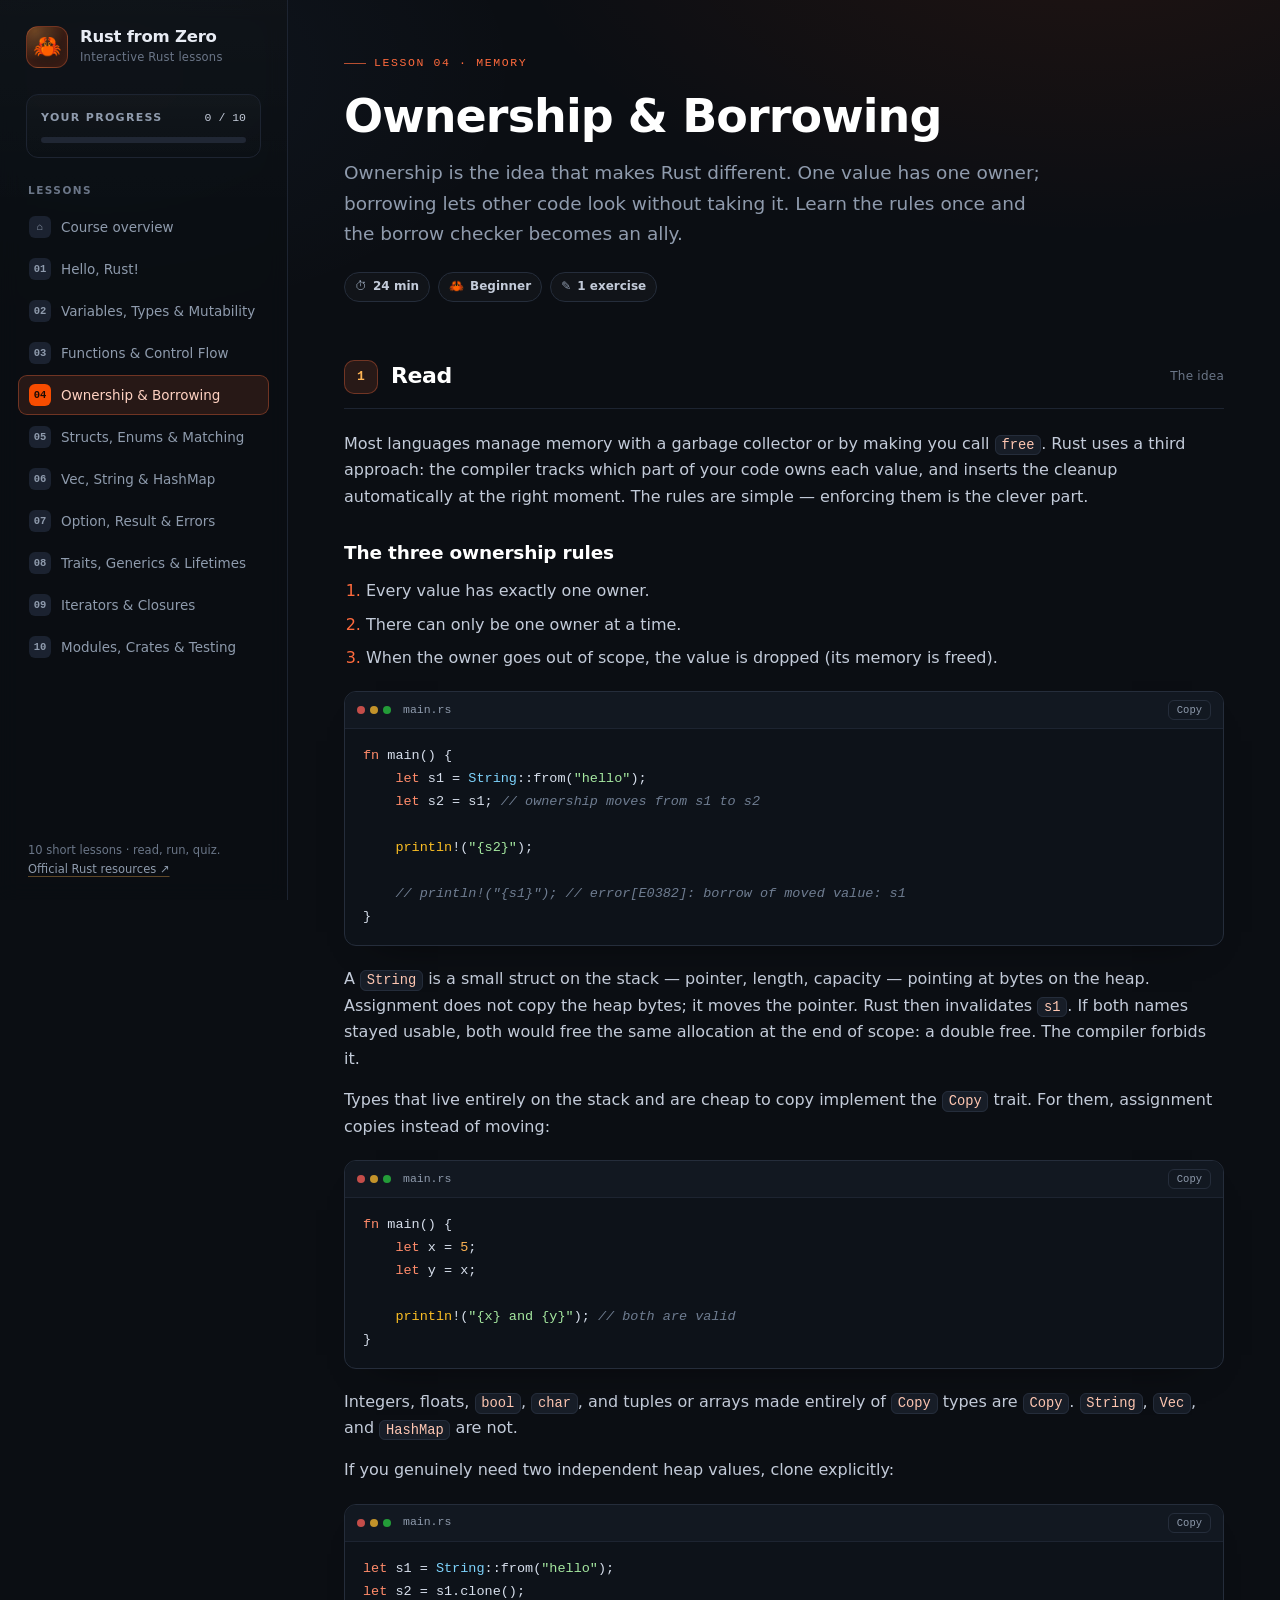
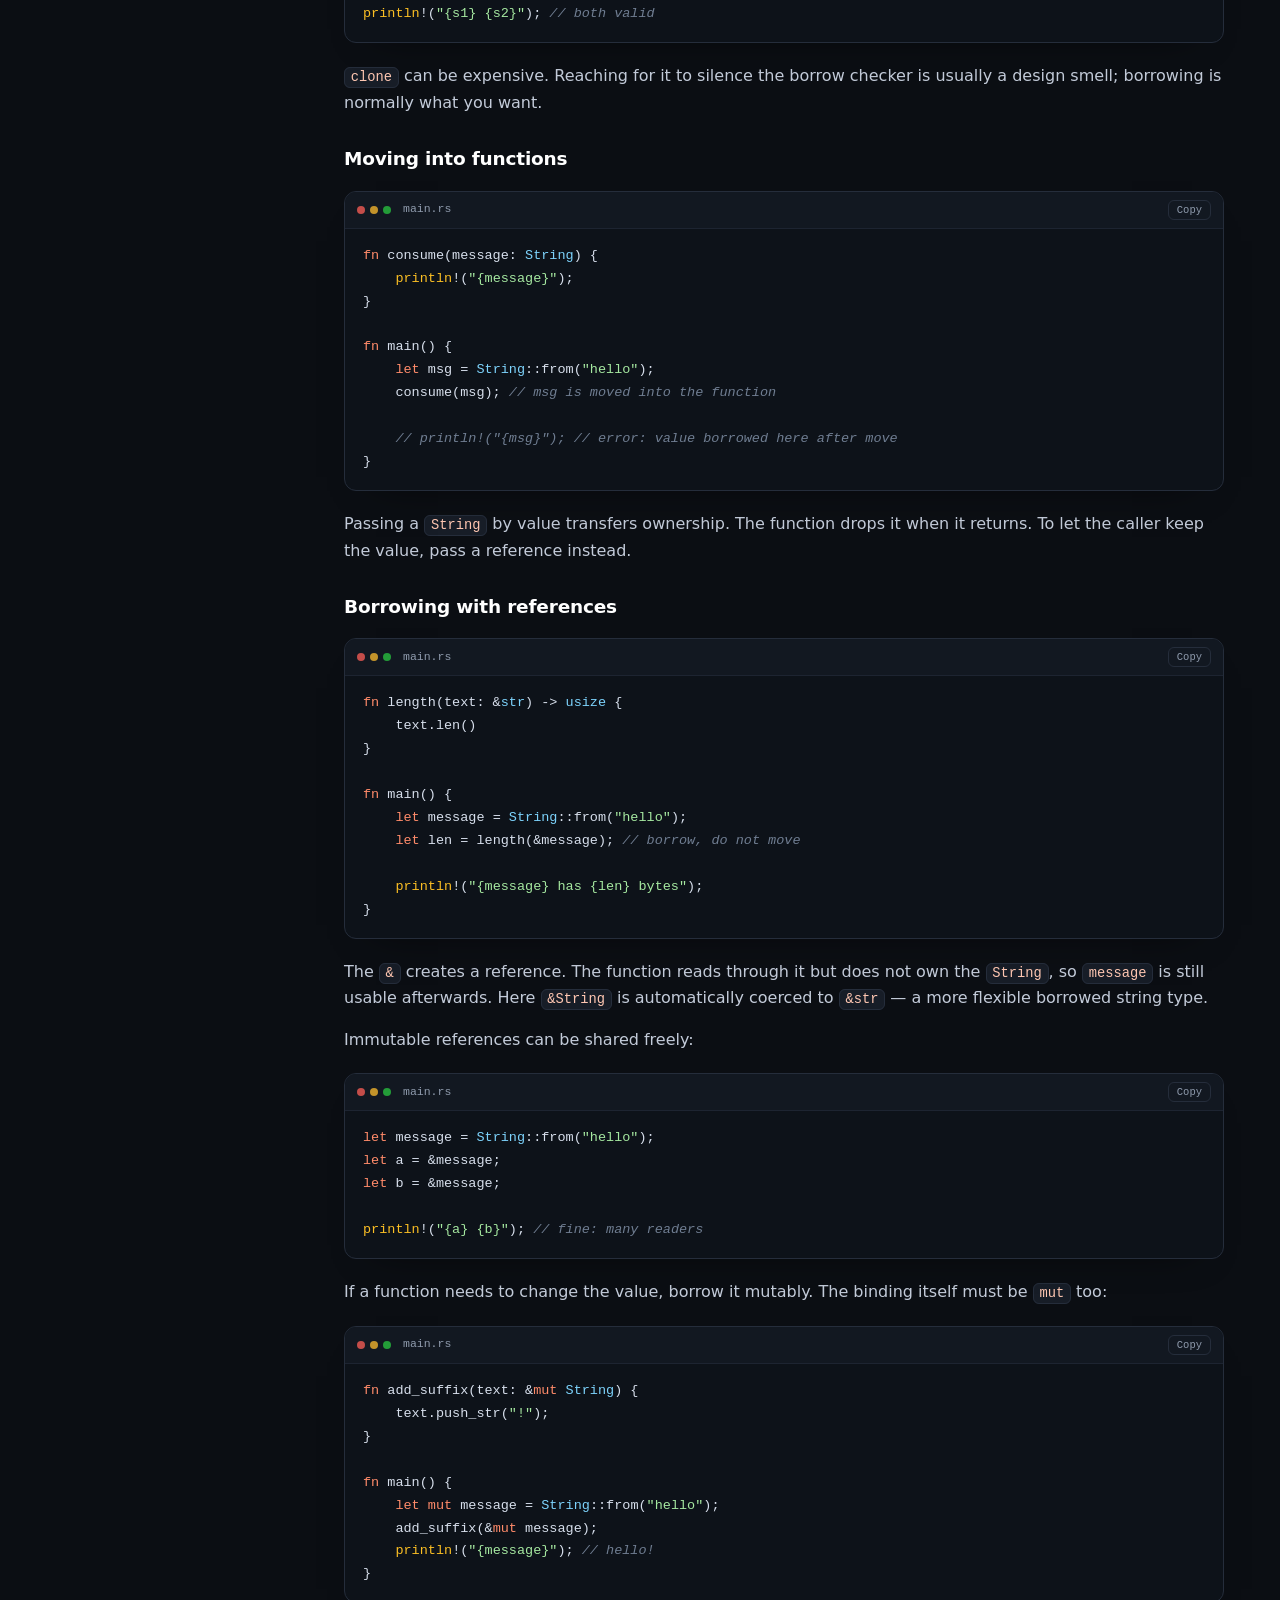
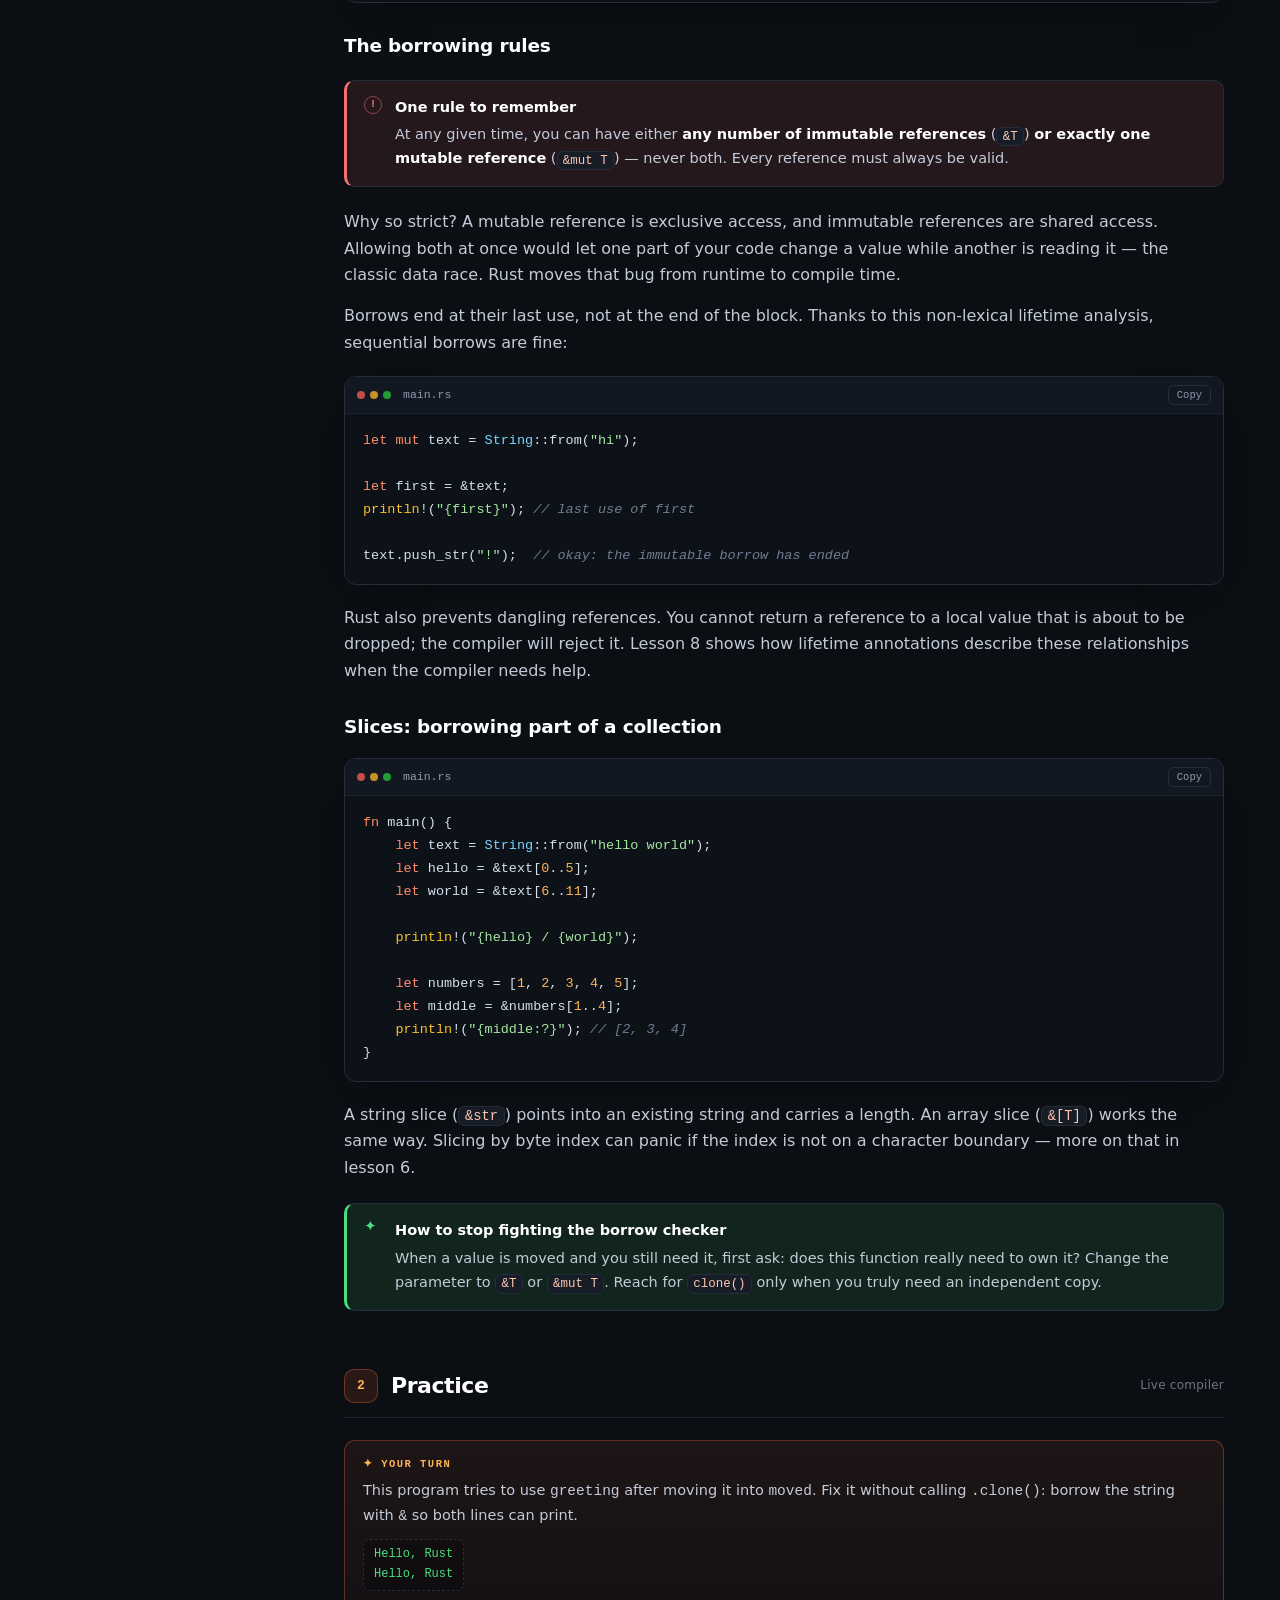
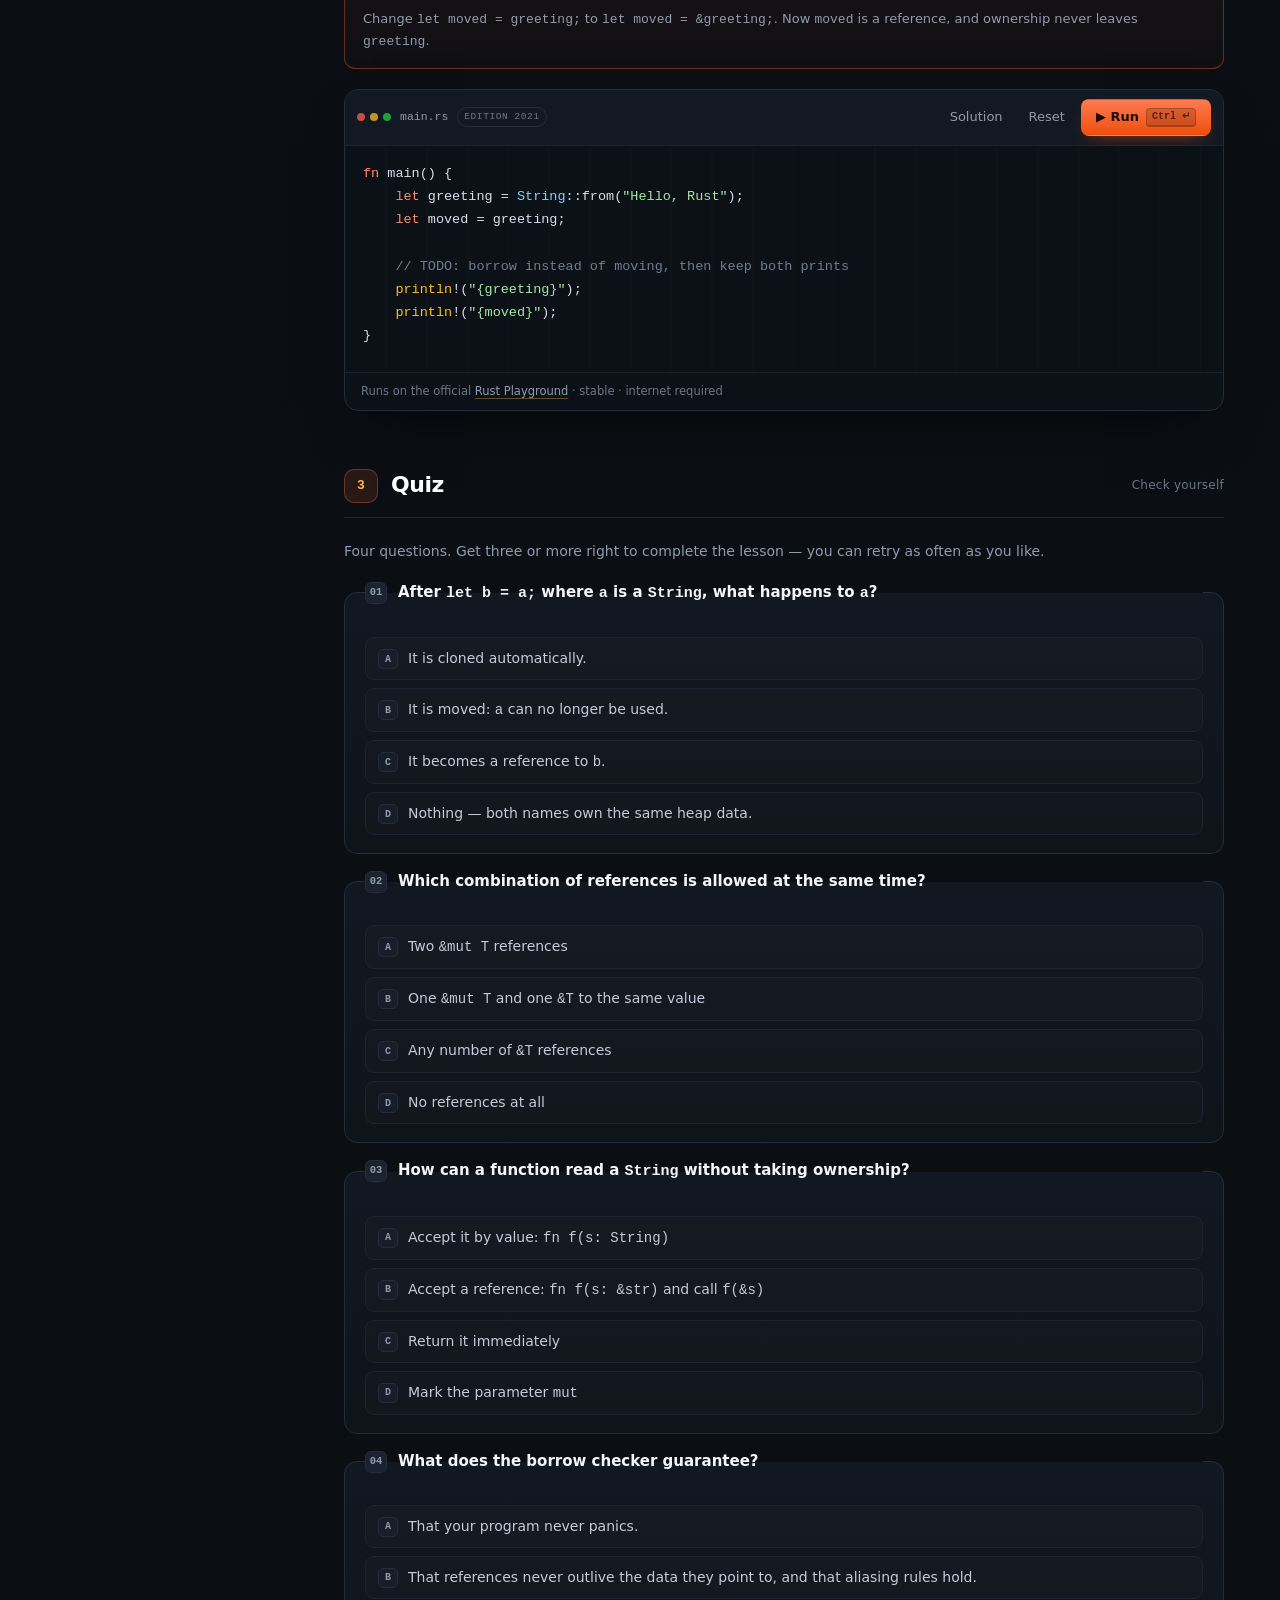
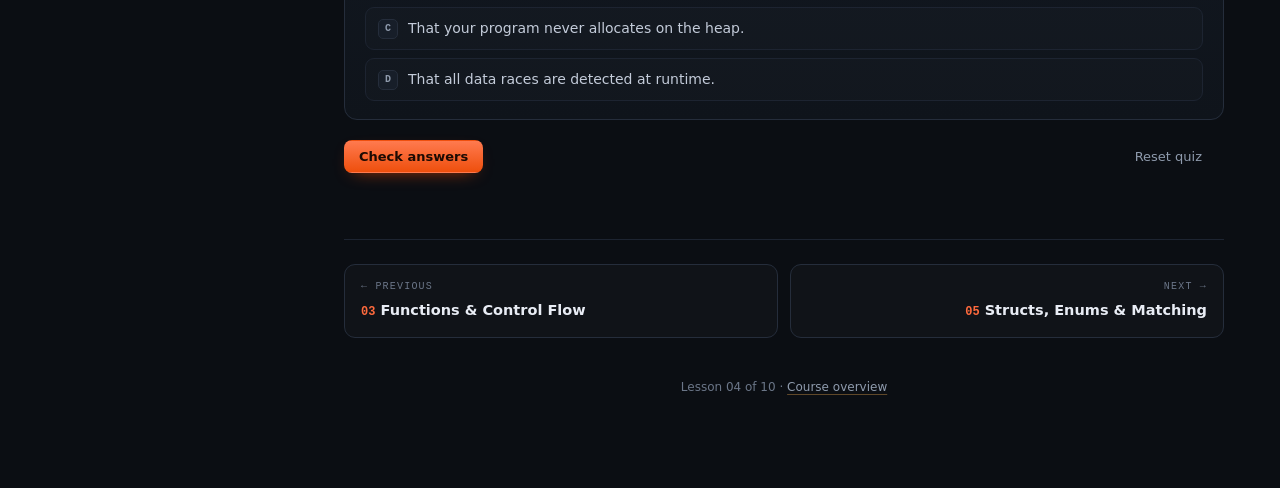
<file: lessons/04-ownership-and-borrowing.html>
<!doctype html>
<html lang="en">
<head>
<meta charset="utf-8">
<meta name="viewport" content="width=device-width, initial-scale=1">
<title>04 · Ownership &amp; Borrowing — Rust from Zero</title>
<meta name="description" content="Ownership is the idea that makes Rust different. One value has one owner; borrowing lets other code look without taking it. Learn the rules once and the borrow checker becomes an ally.">
<meta name="color-scheme" content="dark">
<meta name="theme-color" content="#0b0e13">
<link rel="icon" href="data:image/svg+xml,%3Csvg xmlns='http://www.w3.org/2000/svg' viewBox='0 0 100 100'%3E%3Ctext y='.9em' font-size='90'%3E%F0%9F%A6%80%3C/text%3E%3C/svg%3E">
<link rel="stylesheet" href="../assets/site.css">
</head>
<body data-lesson="04" data-total="10">
<div class="read-progress" aria-hidden="true"><span></span></div>
<div class="shell">
<aside class="sidebar" id="sidebar">
<a class="brand" href="../index.html">
  <span class="brand-mark" aria-hidden="true">🦀</span>
  <span><span class="brand-name">Rust from Zero</span><span class="brand-sub">Interactive Rust lessons</span></span>
</a>
<div class="side-progress">
  <div class="side-progress-top"><span class="side-progress-label">Your progress</span><span class="side-progress-count" data-progress-count>0 / 10</span></div>
  <div class="progress-track" data-progress-track role="progressbar" aria-label="Course progress" aria-valuemin="0" aria-valuemax="10" aria-valuenow="0"><span class="progress-fill" data-progress-fill></span></div>
</div>
<p class="nav-label">Lessons</p>
<nav class="nav" aria-label="Lessons">
<a href="../index.html"><span class="nav-num" aria-hidden="true">⌂</span><span>Course overview</span></a>
<a href="../lessons/01-hello-rust.html" data-lesson-link="01"><span class="nav-num" aria-hidden="true">01</span><span>Hello, Rust!</span><span class="nav-check" aria-hidden="true">✓</span></a>
<a href="../lessons/02-variables-and-types.html" data-lesson-link="02"><span class="nav-num" aria-hidden="true">02</span><span>Variables, Types & Mutability</span><span class="nav-check" aria-hidden="true">✓</span></a>
<a href="../lessons/03-functions-and-control-flow.html" data-lesson-link="03"><span class="nav-num" aria-hidden="true">03</span><span>Functions & Control Flow</span><span class="nav-check" aria-hidden="true">✓</span></a>
<a href="../lessons/04-ownership-and-borrowing.html" data-lesson-link="04" class="active" aria-current="page"><span class="nav-num" aria-hidden="true">04</span><span>Ownership & Borrowing</span><span class="nav-check" aria-hidden="true">✓</span></a>
<a href="../lessons/05-structs-enums-matching.html" data-lesson-link="05"><span class="nav-num" aria-hidden="true">05</span><span>Structs, Enums & Matching</span><span class="nav-check" aria-hidden="true">✓</span></a>
<a href="../lessons/06-collections.html" data-lesson-link="06"><span class="nav-num" aria-hidden="true">06</span><span>Vec, String & HashMap</span><span class="nav-check" aria-hidden="true">✓</span></a>
<a href="../lessons/07-error-handling.html" data-lesson-link="07"><span class="nav-num" aria-hidden="true">07</span><span>Option, Result & Errors</span><span class="nav-check" aria-hidden="true">✓</span></a>
<a href="../lessons/08-traits-generics-lifetimes.html" data-lesson-link="08"><span class="nav-num" aria-hidden="true">08</span><span>Traits, Generics & Lifetimes</span><span class="nav-check" aria-hidden="true">✓</span></a>
<a href="../lessons/09-iterators-and-closures.html" data-lesson-link="09"><span class="nav-num" aria-hidden="true">09</span><span>Iterators & Closures</span><span class="nav-check" aria-hidden="true">✓</span></a>
<a href="../lessons/10-modules-and-testing.html" data-lesson-link="10"><span class="nav-num" aria-hidden="true">10</span><span>Modules, Crates & Testing</span><span class="nav-check" aria-hidden="true">✓</span></a>
</nav>
<div class="side-foot">10 short lessons · read, run, quiz.<br><a href="https://www.rust-lang.org/learn" target="_blank" rel="noopener">Official Rust resources ↗</a></div>
</aside>
<div class="scrim"></div>
<main class="main">
<header class="topbar">
<button class="menu-btn" type="button" aria-label="Open lesson menu" aria-controls="sidebar" aria-expanded="false">☰</button>
<span class="topbar-title">Rust from Zero</span>
<span class="brand-mark" aria-hidden="true">🦀</span>
</header>
<div class="content">
<header class="lesson-hero">
<span class="eyebrow">Lesson 04 · Memory</span>
<h1 class="lesson-title">Ownership & Borrowing</h1>
<p class="lede">Ownership is the idea that makes Rust different. One value has one owner; borrowing lets other code look without taking it. Learn the rules once and the borrow checker becomes an ally.</p>
<div class="lesson-meta">
<span class="pill">⏱ <strong>24 min</strong></span>
<span class="pill">🦀 <strong>Beginner</strong></span>
<span class="pill">✎ <strong>1 exercise</strong></span>
<span class="pill" data-complete-pill hidden>✓ <strong>Completed</strong></span>
</div>
</header>
<section class="lesson-block" id="read">
<div class="block-head"><span class="step-badge" aria-hidden="true">1</span><h2>Read</h2><span class="block-sub">The idea</span></div>
<div class="prose"><p>Most languages manage memory with a garbage collector or by making you call <code>free</code>. Rust uses a third approach: the compiler tracks which part of your code owns each value, and inserts the cleanup automatically at the right moment. The rules are simple — enforcing them is the clever part.</p>
<h3>The three ownership rules</h3>
<ol><li>Every value has exactly one owner.</li><li>There can only be one owner at a time.</li><li>When the owner goes out of scope, the value is dropped (its memory is freed).</li></ol>
<div class="codeblock">
<div class="codeblock-head"><span class="codeblock-dots" aria-hidden="true"><i></i><i></i><i></i></span><span>main.rs</span></div>
<pre><code class="rust">fn main() {
    let s1 = String::from(&quot;hello&quot;);
    let s2 = s1; // ownership moves from s1 to s2

    println!(&quot;{s2}&quot;);

    // println!(&quot;{s1}&quot;); // error[E0382]: borrow of moved value: s1
}</code></pre>
</div>
<p>A <code>String</code> is a small struct on the stack — pointer, length, capacity — pointing at bytes on the heap. Assignment does not copy the heap bytes; it moves the pointer. Rust then invalidates <code>s1</code>. If both names stayed usable, both would free the same allocation at the end of scope: a double free. The compiler forbids it.</p>
<p>Types that live entirely on the stack and are cheap to copy implement the <code>Copy</code> trait. For them, assignment copies instead of moving:</p>
<div class="codeblock">
<div class="codeblock-head"><span class="codeblock-dots" aria-hidden="true"><i></i><i></i><i></i></span><span>main.rs</span></div>
<pre><code class="rust">fn main() {
    let x = 5;
    let y = x;

    println!(&quot;{x} and {y}&quot;); // both are valid
}</code></pre>
</div>
<p>Integers, floats, <code>bool</code>, <code>char</code>, and tuples or arrays made entirely of <code>Copy</code> types are <code>Copy</code>. <code>String</code>, <code>Vec</code>, and <code>HashMap</code> are not.</p>
<p>If you genuinely need two independent heap values, clone explicitly:</p>
<div class="codeblock">
<div class="codeblock-head"><span class="codeblock-dots" aria-hidden="true"><i></i><i></i><i></i></span><span>main.rs</span></div>
<pre><code class="rust">let s1 = String::from(&quot;hello&quot;);
let s2 = s1.clone();
println!(&quot;{s1} {s2}&quot;); // both valid</code></pre>
</div>
<p><code>clone</code> can be expensive. Reaching for it to silence the borrow checker is usually a design smell; borrowing is normally what you want.</p>
<h3>Moving into functions</h3>
<div class="codeblock">
<div class="codeblock-head"><span class="codeblock-dots" aria-hidden="true"><i></i><i></i><i></i></span><span>main.rs</span></div>
<pre><code class="rust">fn consume(message: String) {
    println!(&quot;{message}&quot;);
}

fn main() {
    let msg = String::from(&quot;hello&quot;);
    consume(msg); // msg is moved into the function

    // println!(&quot;{msg}&quot;); // error: value borrowed here after move
}</code></pre>
</div>
<p>Passing a <code>String</code> by value transfers ownership. The function drops it when it returns. To let the caller keep the value, pass a reference instead.</p>
<h3>Borrowing with references</h3>
<div class="codeblock">
<div class="codeblock-head"><span class="codeblock-dots" aria-hidden="true"><i></i><i></i><i></i></span><span>main.rs</span></div>
<pre><code class="rust">fn length(text: &amp;str) -&gt; usize {
    text.len()
}

fn main() {
    let message = String::from(&quot;hello&quot;);
    let len = length(&amp;message); // borrow, do not move

    println!(&quot;{message} has {len} bytes&quot;);
}</code></pre>
</div>
<p>The <code>&amp;</code> creates a reference. The function reads through it but does not own the <code>String</code>, so <code>message</code> is still usable afterwards. Here <code>&amp;String</code> is automatically coerced to <code>&amp;str</code> — a more flexible borrowed string type.</p>
<p>Immutable references can be shared freely:</p>
<div class="codeblock">
<div class="codeblock-head"><span class="codeblock-dots" aria-hidden="true"><i></i><i></i><i></i></span><span>main.rs</span></div>
<pre><code class="rust">let message = String::from(&quot;hello&quot;);
let a = &amp;message;
let b = &amp;message;

println!(&quot;{a} {b}&quot;); // fine: many readers</code></pre>
</div>
<p>If a function needs to change the value, borrow it mutably. The binding itself must be <code>mut</code> too:</p>
<div class="codeblock">
<div class="codeblock-head"><span class="codeblock-dots" aria-hidden="true"><i></i><i></i><i></i></span><span>main.rs</span></div>
<pre><code class="rust">fn add_suffix(text: &amp;mut String) {
    text.push_str(&quot;!&quot;);
}

fn main() {
    let mut message = String::from(&quot;hello&quot;);
    add_suffix(&amp;mut message);
    println!(&quot;{message}&quot;); // hello!
}</code></pre>
</div>
<h3>The borrowing rules</h3>
<div class="callout warn">
<span class="callout-title">One rule to remember</span>
<p>At any given time, you can have either <strong>any number of immutable references</strong> (<code>&amp;T</code>) <strong>or exactly one mutable reference</strong> (<code>&amp;mut T</code>) — never both. Every reference must always be valid.</p>
</div>
<p>Why so strict? A mutable reference is exclusive access, and immutable references are shared access. Allowing both at once would let one part of your code change a value while another is reading it — the classic data race. Rust moves that bug from runtime to compile time.</p>
<p>Borrows end at their last use, not at the end of the block. Thanks to this non-lexical lifetime analysis, sequential borrows are fine:</p>
<div class="codeblock">
<div class="codeblock-head"><span class="codeblock-dots" aria-hidden="true"><i></i><i></i><i></i></span><span>main.rs</span></div>
<pre><code class="rust">let mut text = String::from(&quot;hi&quot;);

let first = &amp;text;
println!(&quot;{first}&quot;); // last use of first

text.push_str(&quot;!&quot;);  // okay: the immutable borrow has ended</code></pre>
</div>
<p>Rust also prevents dangling references. You cannot return a reference to a local value that is about to be dropped; the compiler will reject it. Lesson 8 shows how lifetime annotations describe these relationships when the compiler needs help.</p>
<h3>Slices: borrowing part of a collection</h3>
<div class="codeblock">
<div class="codeblock-head"><span class="codeblock-dots" aria-hidden="true"><i></i><i></i><i></i></span><span>main.rs</span></div>
<pre><code class="rust">fn main() {
    let text = String::from(&quot;hello world&quot;);
    let hello = &amp;text[0..5];
    let world = &amp;text[6..11];

    println!(&quot;{hello} / {world}&quot;);

    let numbers = [1, 2, 3, 4, 5];
    let middle = &amp;numbers[1..4];
    println!(&quot;{middle:?}&quot;); // [2, 3, 4]
}</code></pre>
</div>
<p>A string slice (<code>&amp;str</code>) points into an existing string and carries a length. An array slice (<code>&amp;[T]</code>) works the same way. Slicing by byte index can panic if the index is not on a character boundary — more on that in lesson 6.</p>
<div class="callout tip">
<span class="callout-title">How to stop fighting the borrow checker</span>
<p>When a value is moved and you still need it, first ask: does this function really need to own it? Change the parameter to <code>&amp;T</code> or <code>&amp;mut T</code>. Reach for <code>clone()</code> only when you truly need an independent copy.</p>
</div></div>
</section>
<section class="lesson-block" id="practice">
<div class="block-head"><span class="step-badge" aria-hidden="true">2</span><h2>Practice</h2><span class="block-sub">Live compiler</span></div>
<div class="task">
<span class="task-label">✦ Your turn</span><p>This program tries to use <code>greeting</code> after moving it into <code>moved</code>. Fix it without calling <code>.clone()</code>: borrow the string with <code>&amp;</code> so both lines can print.</p>
<span class="expected" aria-label="Expected output">Hello, Rust
Hello, Rust</span>
<p class="hint">Change <code>let moved = greeting;</code> to <code>let moved = &amp;greeting;</code>. Now <code>moved</code> is a reference, and ownership never leaves <code>greeting</code>.</p>
</div>
<div class="playground">
<div class="pg-head">
  <div class="pg-title"><span class="pg-dots" aria-hidden="true"><i></i><i></i><i></i></span>main.rs <span class="pg-badge">edition 2021</span></div>
  <div class="pg-actions">
    <button type="button" class="btn btn-ghost pg-solution">Solution</button>
    <button type="button" class="btn btn-ghost pg-reset">Reset</button>
    <button type="button" class="btn btn-primary pg-run"><span class="run-label">▶ Run</span> <kbd>Ctrl ↵</kbd></button>
  </div>
</div>
<div class="editor">
  <pre class="editor-highlight" aria-hidden="true"><code class="rust"></code></pre>
  <textarea class="editor-input" spellcheck="false" wrap="off" autocapitalize="off" autocomplete="off" aria-label="Rust code editor">fn main() {
    let greeting = String::from(&quot;Hello, Rust&quot;);
    let moved = greeting;

    // TODO: borrow instead of moving, then keep both prints
    println!(&quot;{greeting}&quot;);
    println!(&quot;{moved}&quot;);
}</textarea>
</div>
<div class="pg-output" hidden>
  <div class="pg-output-head"><span>Output</span><span class="pg-status idle">ready</span></div>
  <pre class="pg-out" aria-live="polite"></pre>
  <div class="pg-verdict" role="status"></div>
  <div class="pg-warn" hidden>
    <div class="pg-output-head"><span>Compiler notes</span></div>
    <pre></pre>
  </div>
</div>
<div class="pg-note">Runs on the official <a href="https://play.rust-lang.org" target="_blank" rel="noopener">Rust Playground</a> · stable · internet required</div>
<script type="text/plain" class="pg-expect">Hello, Rust
Hello, Rust</script>
<script type="text/plain" class="pg-solution-code">fn main() {
    let greeting = String::from("Hello, Rust");
    let borrowed = &greeting;

    println!("{greeting}");
    println!("{borrowed}");
}</script>
</div>
</section>
<section class="lesson-block" id="quiz">
<div class="block-head"><span class="step-badge" aria-hidden="true">3</span><h2>Quiz</h2><span class="block-sub">Check yourself</span></div>
<div class="prose quiz-intro"><p>Four questions. Get three or more right to complete the lesson — you can retry as often as you like.</p></div>
<div class="quiz">
<fieldset class="quiz-q" data-answer="1">
<legend><span class="q-num" aria-hidden="true">01</span><span>After <code>let b = a;</code> where <code>a</code> is a <code>String</code>, what happens to <code>a</code>?</span></legend>
<div class="options"><label class="opt">
<input type="radio" name="q04_0" value="0">
<span class="opt-key" aria-hidden="true">A</span>
<span class="opt-text">It is cloned automatically.</span>
</label><label class="opt">
<input type="radio" name="q04_0" value="1">
<span class="opt-key" aria-hidden="true">B</span>
<span class="opt-text">It is moved: <code>a</code> can no longer be used.</span>
</label><label class="opt">
<input type="radio" name="q04_0" value="2">
<span class="opt-key" aria-hidden="true">C</span>
<span class="opt-text">It becomes a reference to <code>b</code>.</span>
</label><label class="opt">
<input type="radio" name="q04_0" value="3">
<span class="opt-key" aria-hidden="true">D</span>
<span class="opt-text">Nothing — both names own the same heap data.</span>
</label></div>
<div class="explain" hidden><strong>Why:</strong> Assignment moves ownership for non-<code>Copy</code> types. Using <code>a</code> afterwards is a compile error. To keep both usable, borrow with <code>&amp;a</code> or clone explicitly.</div>
</fieldset><fieldset class="quiz-q" data-answer="2">
<legend><span class="q-num" aria-hidden="true">02</span><span>Which combination of references is allowed at the same time?</span></legend>
<div class="options"><label class="opt">
<input type="radio" name="q04_1" value="0">
<span class="opt-key" aria-hidden="true">A</span>
<span class="opt-text">Two <code>&amp;mut T</code> references</span>
</label><label class="opt">
<input type="radio" name="q04_1" value="1">
<span class="opt-key" aria-hidden="true">B</span>
<span class="opt-text">One <code>&amp;mut T</code> and one <code>&amp;T</code> to the same value</span>
</label><label class="opt">
<input type="radio" name="q04_1" value="2">
<span class="opt-key" aria-hidden="true">C</span>
<span class="opt-text">Any number of <code>&amp;T</code> references</span>
</label><label class="opt">
<input type="radio" name="q04_1" value="3">
<span class="opt-key" aria-hidden="true">D</span>
<span class="opt-text">No references at all</span>
</label></div>
<div class="explain" hidden><strong>Why:</strong> Many readers or exactly one writer, never both. Immutable references (<code>&amp;T</code>) can be shared freely because nobody can change the value through them.</div>
</fieldset><fieldset class="quiz-q" data-answer="1">
<legend><span class="q-num" aria-hidden="true">03</span><span>How can a function read a <code>String</code> without taking ownership?</span></legend>
<div class="options"><label class="opt">
<input type="radio" name="q04_2" value="0">
<span class="opt-key" aria-hidden="true">A</span>
<span class="opt-text">Accept it by value: <code>fn f(s: String)</code></span>
</label><label class="opt">
<input type="radio" name="q04_2" value="1">
<span class="opt-key" aria-hidden="true">B</span>
<span class="opt-text">Accept a reference: <code>fn f(s: &amp;str)</code> and call <code>f(&amp;s)</code></span>
</label><label class="opt">
<input type="radio" name="q04_2" value="2">
<span class="opt-key" aria-hidden="true">C</span>
<span class="opt-text">Return it immediately</span>
</label><label class="opt">
<input type="radio" name="q04_2" value="3">
<span class="opt-key" aria-hidden="true">D</span>
<span class="opt-text">Mark the parameter <code>mut</code></span>
</label></div>
<div class="explain" hidden><strong>Why:</strong> Borrowing with <code>&amp;str</code> (or <code>&amp;String</code>) lets the caller keep ownership. Passing by value moves the string into the function, and it is dropped when the function returns.</div>
</fieldset><fieldset class="quiz-q" data-answer="1">
<legend><span class="q-num" aria-hidden="true">04</span><span>What does the borrow checker guarantee?</span></legend>
<div class="options"><label class="opt">
<input type="radio" name="q04_3" value="0">
<span class="opt-key" aria-hidden="true">A</span>
<span class="opt-text">That your program never panics.</span>
</label><label class="opt">
<input type="radio" name="q04_3" value="1">
<span class="opt-key" aria-hidden="true">B</span>
<span class="opt-text">That references never outlive the data they point to, and that aliasing rules hold.</span>
</label><label class="opt">
<input type="radio" name="q04_3" value="2">
<span class="opt-key" aria-hidden="true">C</span>
<span class="opt-text">That your program never allocates on the heap.</span>
</label><label class="opt">
<input type="radio" name="q04_3" value="3">
<span class="opt-key" aria-hidden="true">D</span>
<span class="opt-text">That all data races are detected at runtime.</span>
</label></div>
<div class="explain" hidden><strong>Why:</strong> Ownership and borrowing are checked at compile time. They rule out use-after-free and data races, but they do not prevent panics from explicit <code>panic!</code> calls or out-of-bounds indexing.</div>
</fieldset>
<div class="quiz-actions">
<button type="button" class="btn btn-primary quiz-check">Check answers</button>
<button type="button" class="btn btn-ghost quiz-retry">Reset quiz</button>
<span class="quiz-score" role="status" aria-live="polite"></span>
</div>
</div>
</section>
<nav class="lesson-nav" aria-label="Lesson navigation">
<a class="nav-card" href="03-functions-and-control-flow.html"><span class="dir">← Previous</span><span class="name"><span>03</span> Functions & Control Flow</span></a>
<a class="nav-card next" href="05-structs-enums-matching.html"><span class="dir">Next →</span><span class="name"><span>05</span> Structs, Enums & Matching</span></a>
</nav>
<p class="page-foot">Lesson 04 of 10 · <a href="../index.html">Course overview</a></p>
</div>
</main>
</div>
<script src="../assets/site.js" defer></script>
</body>
</html>
</file>
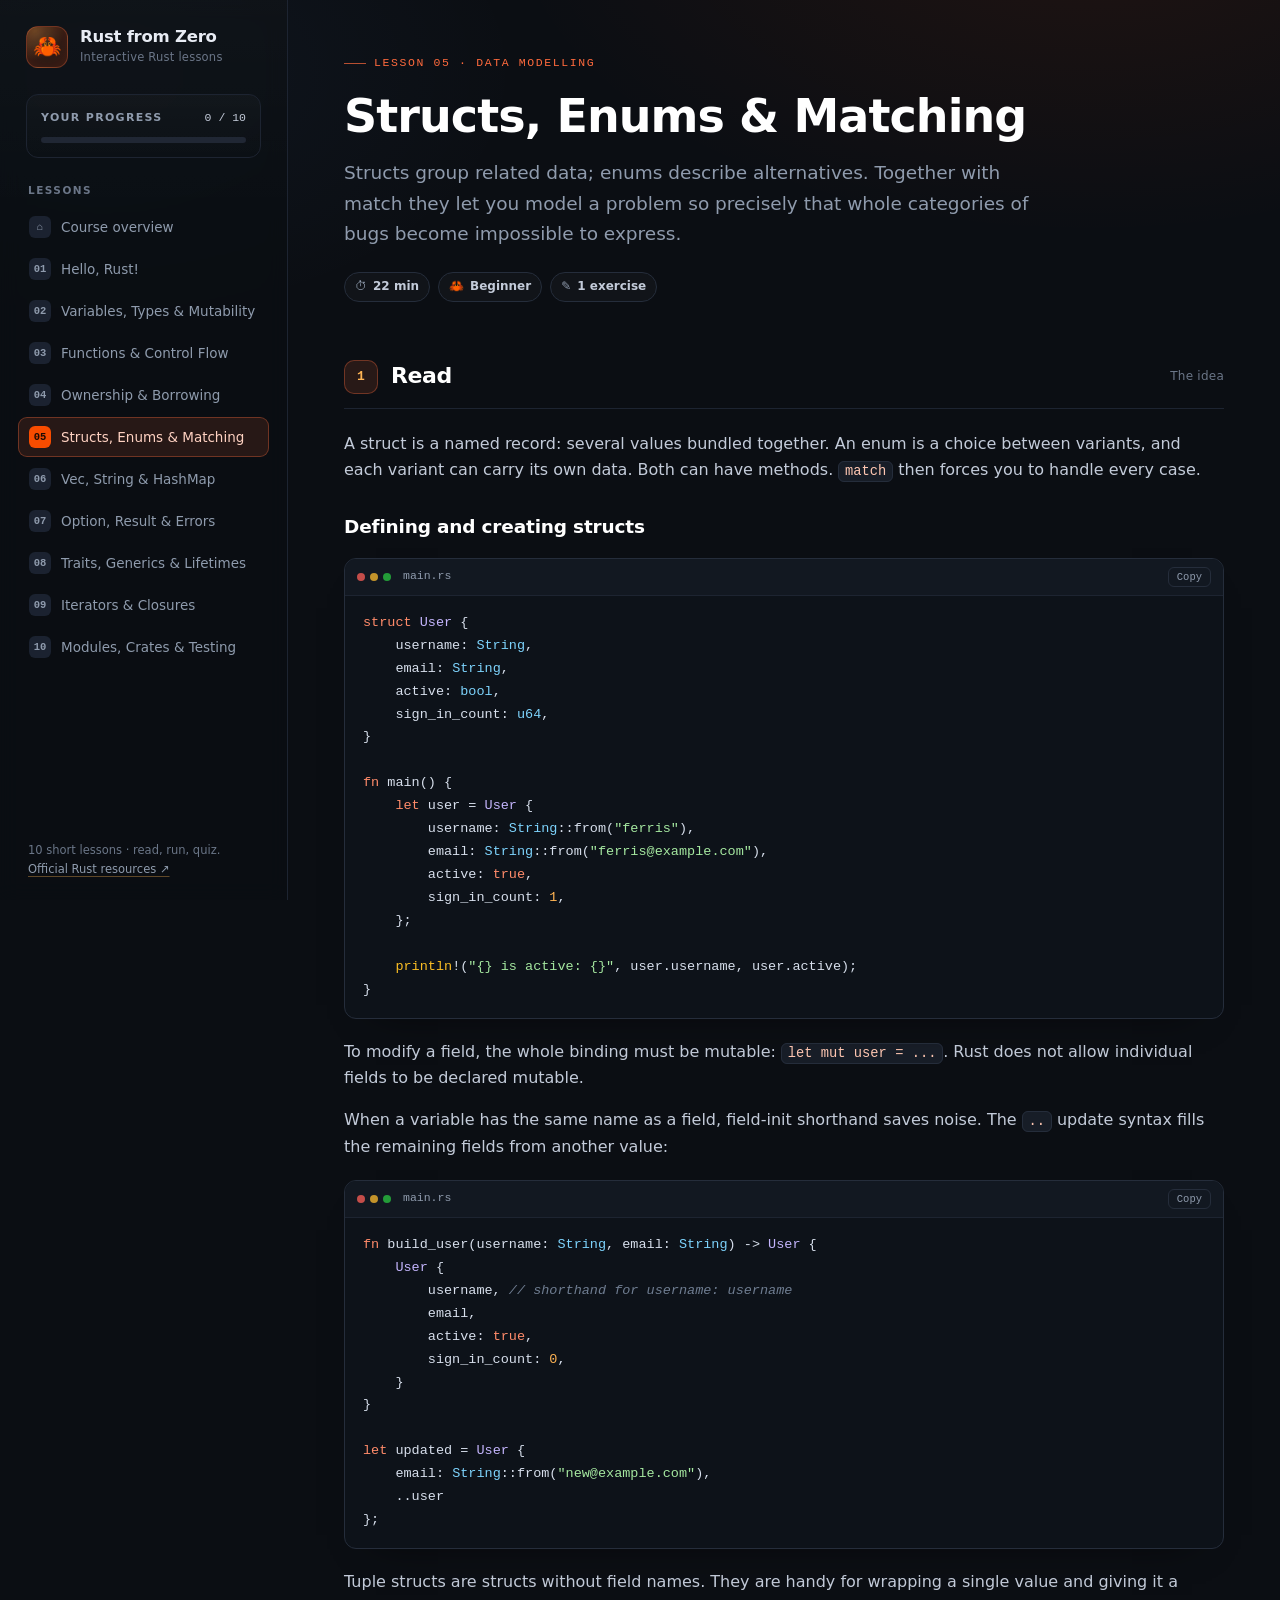
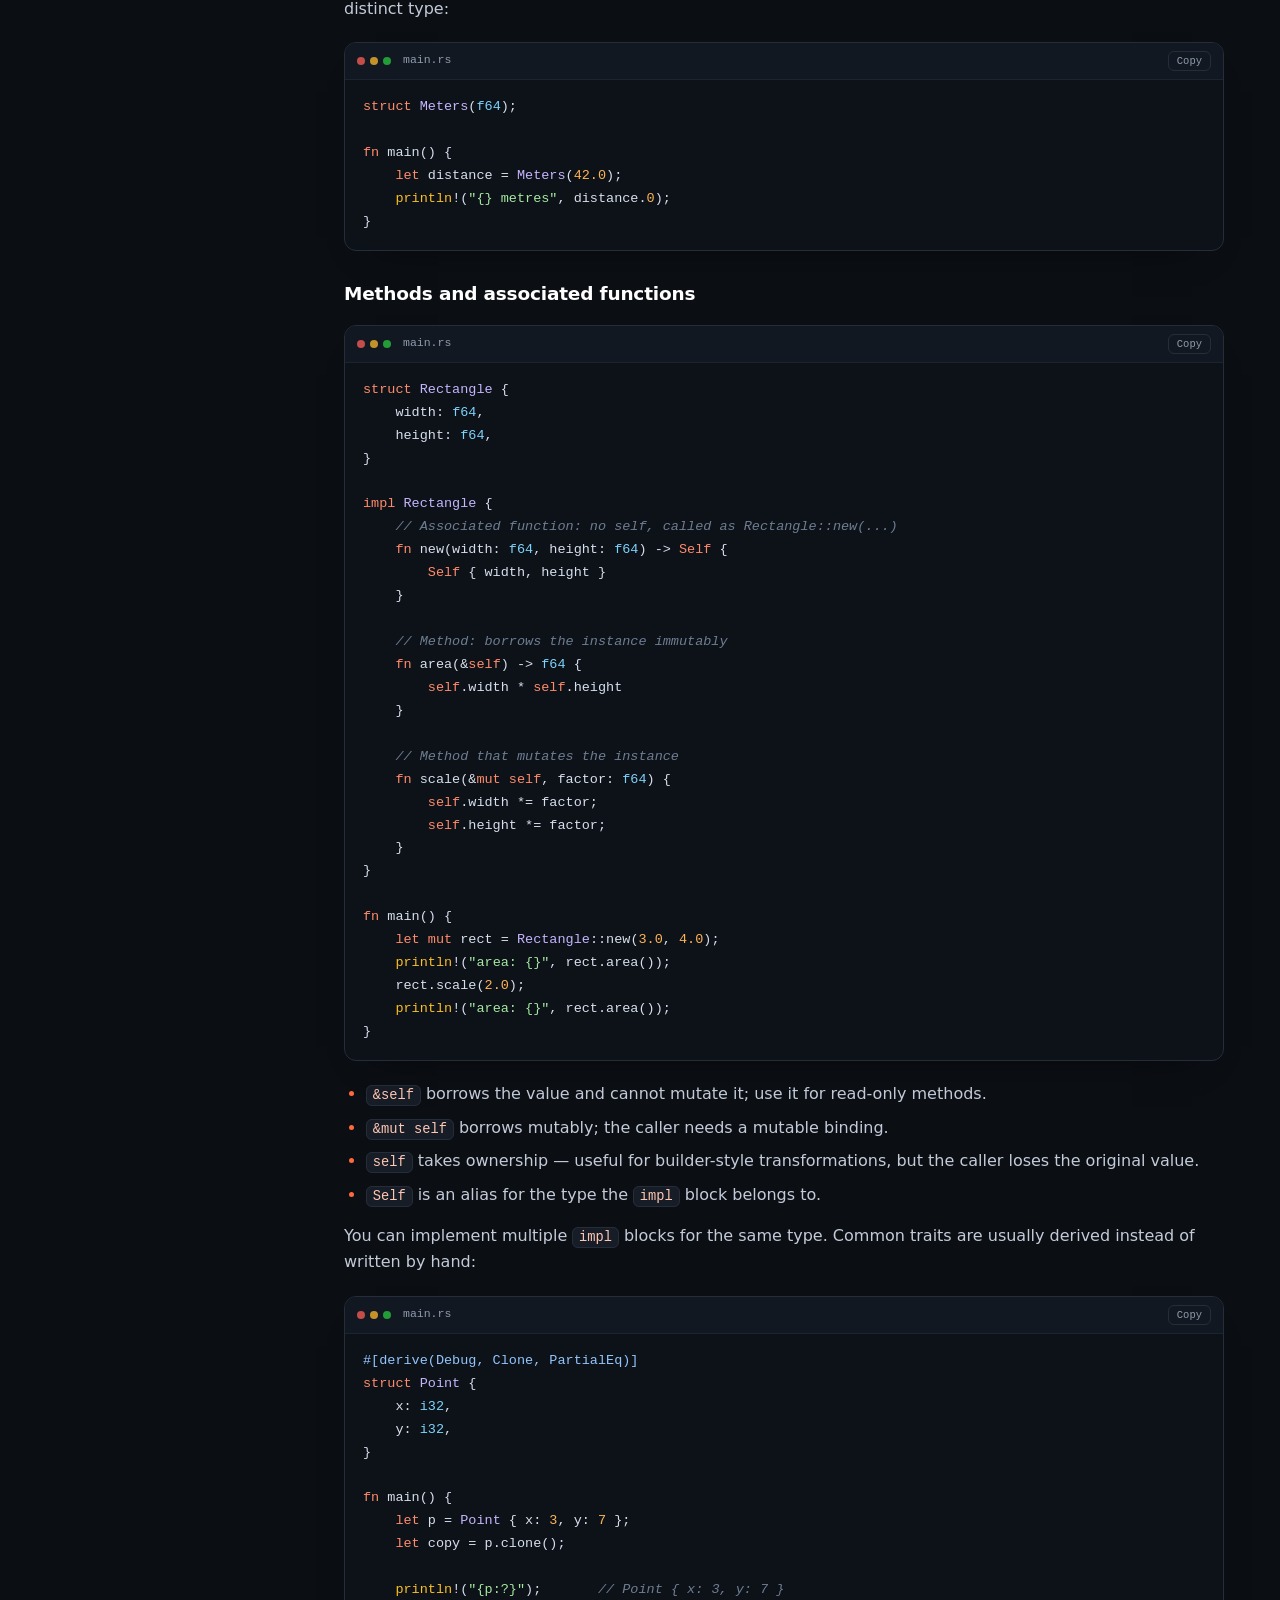
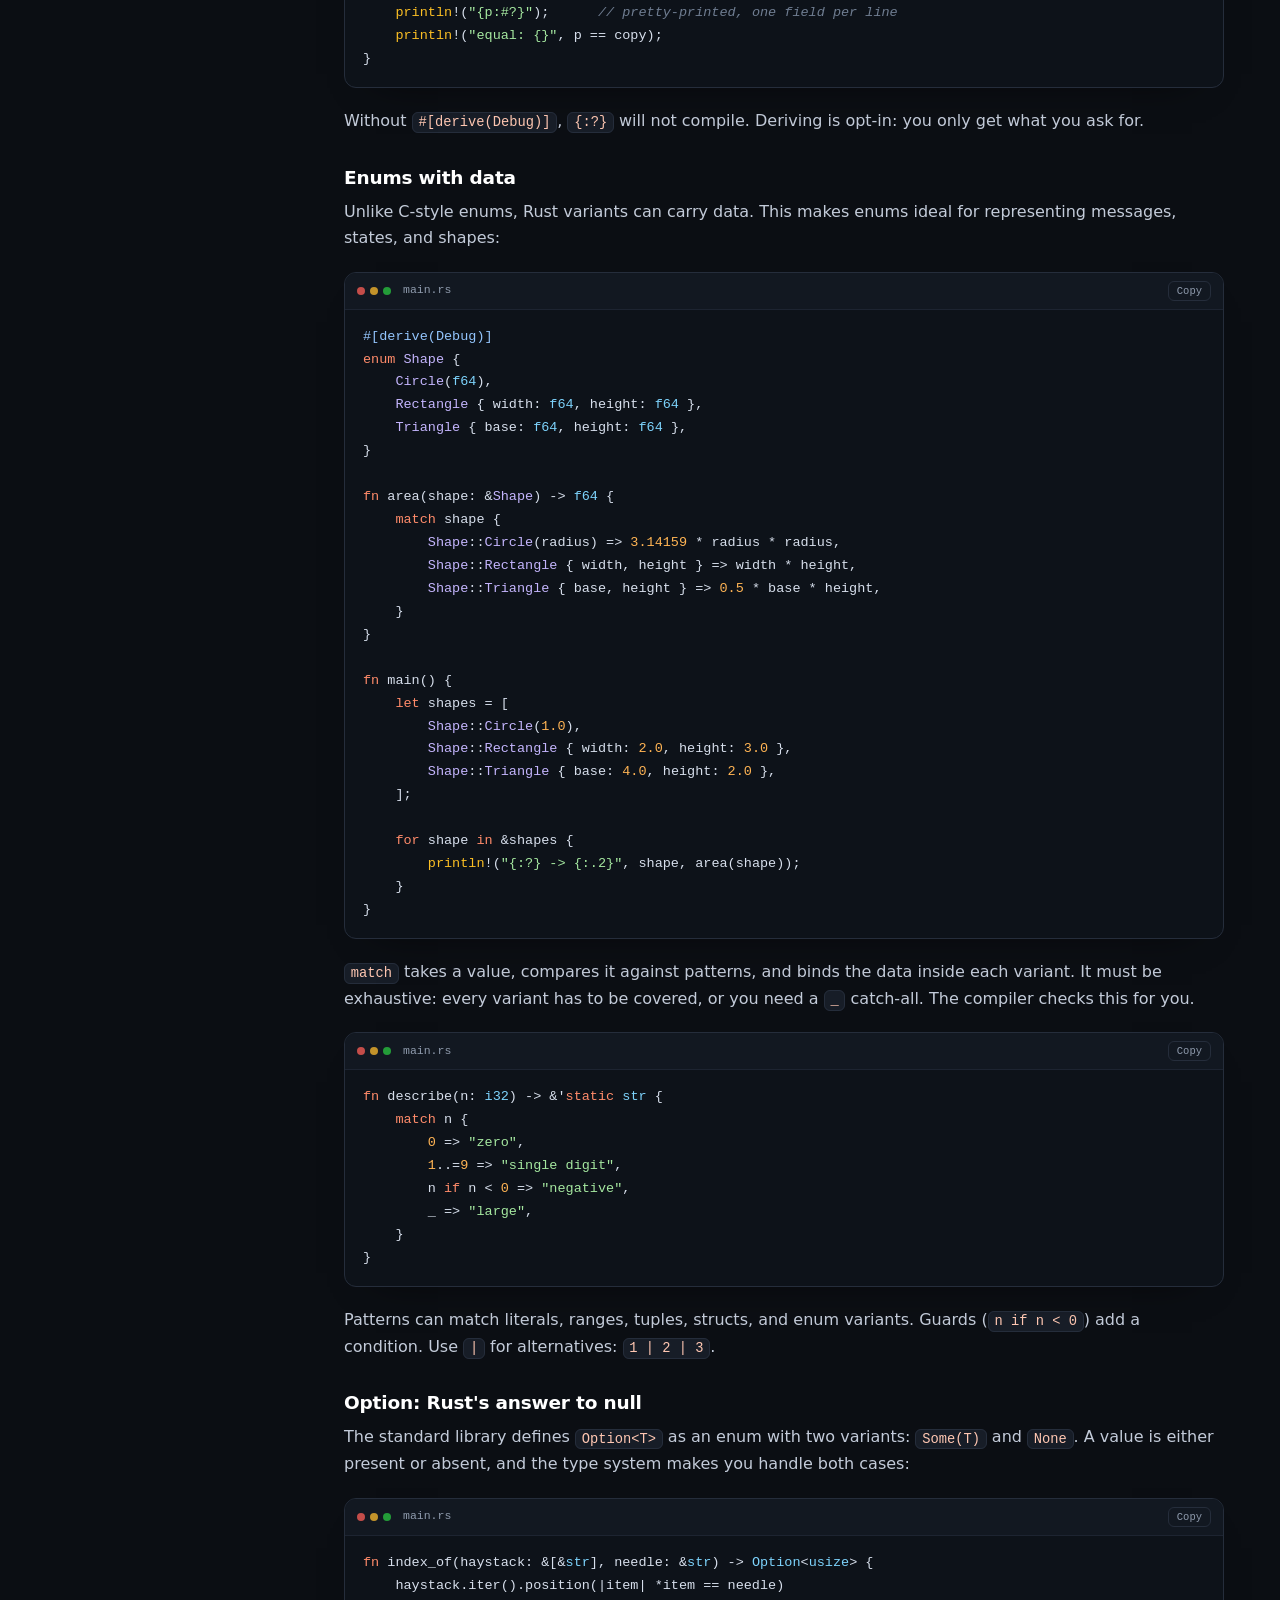
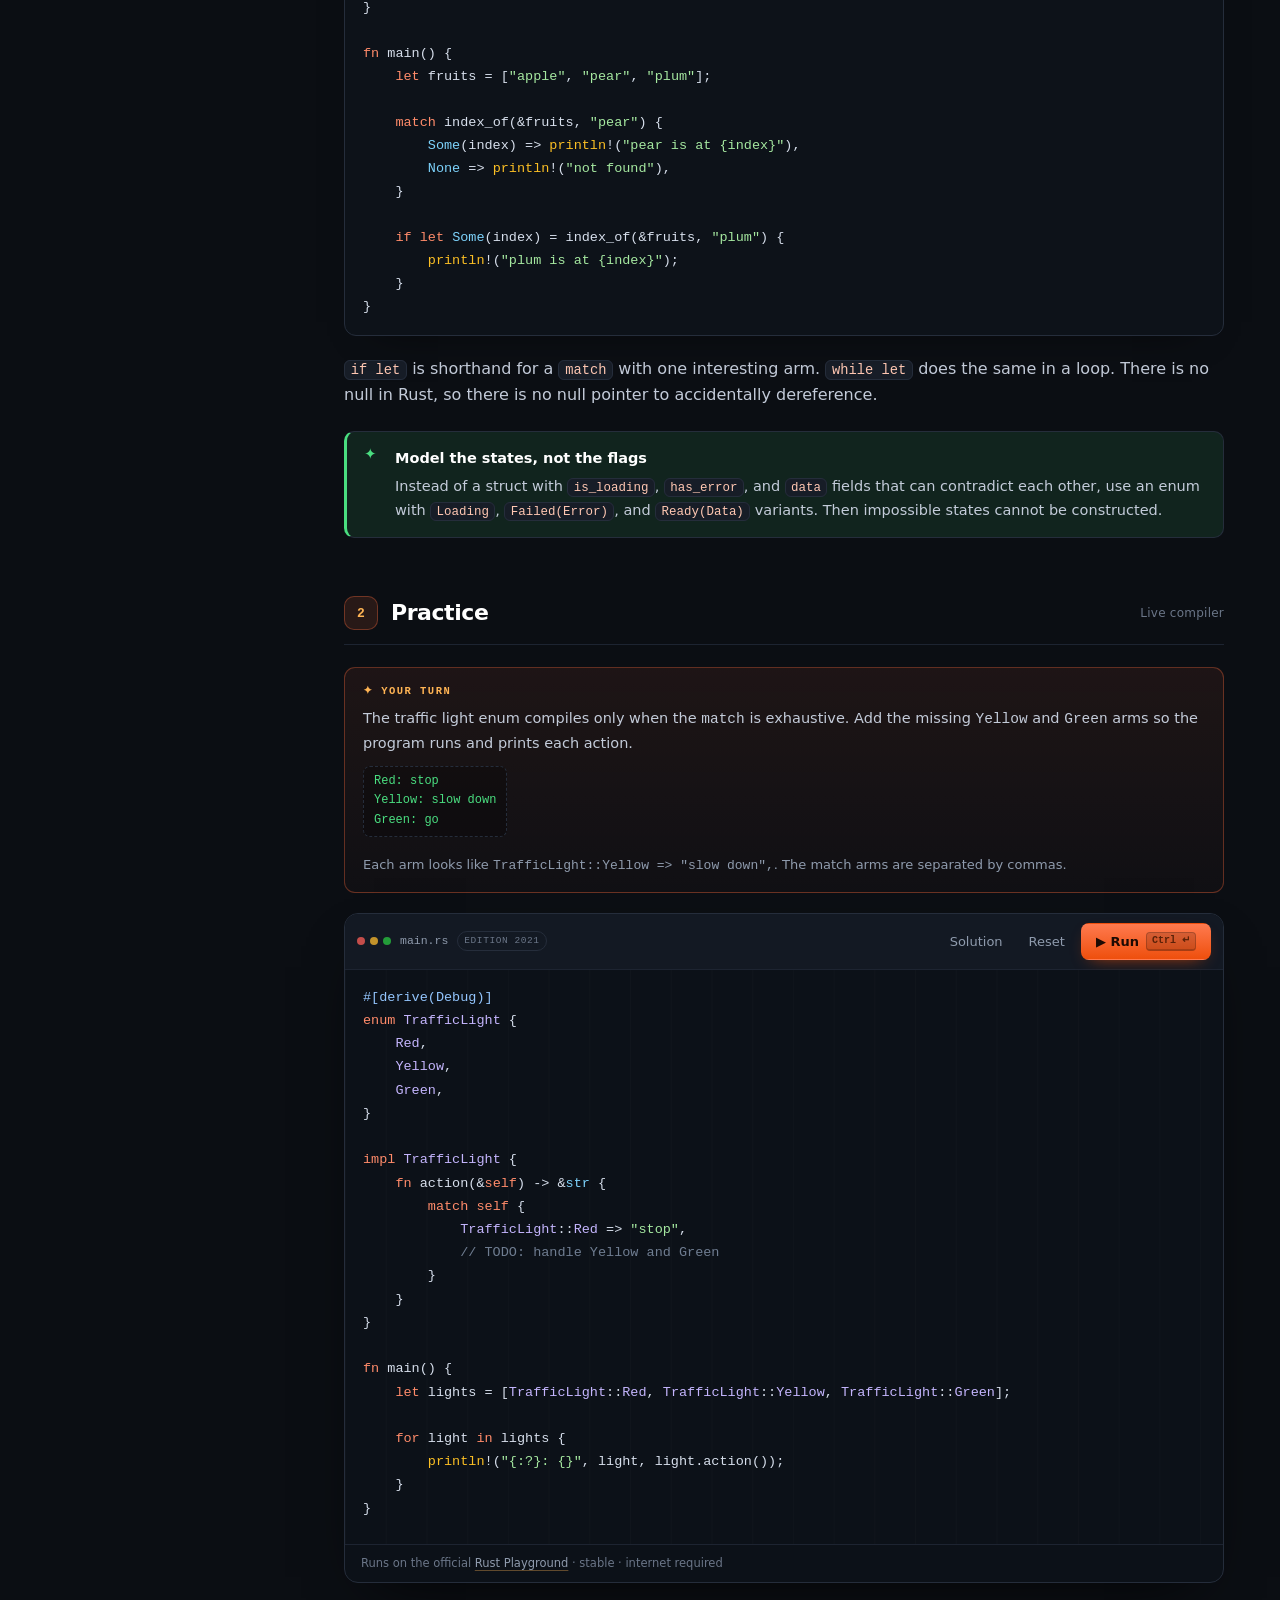
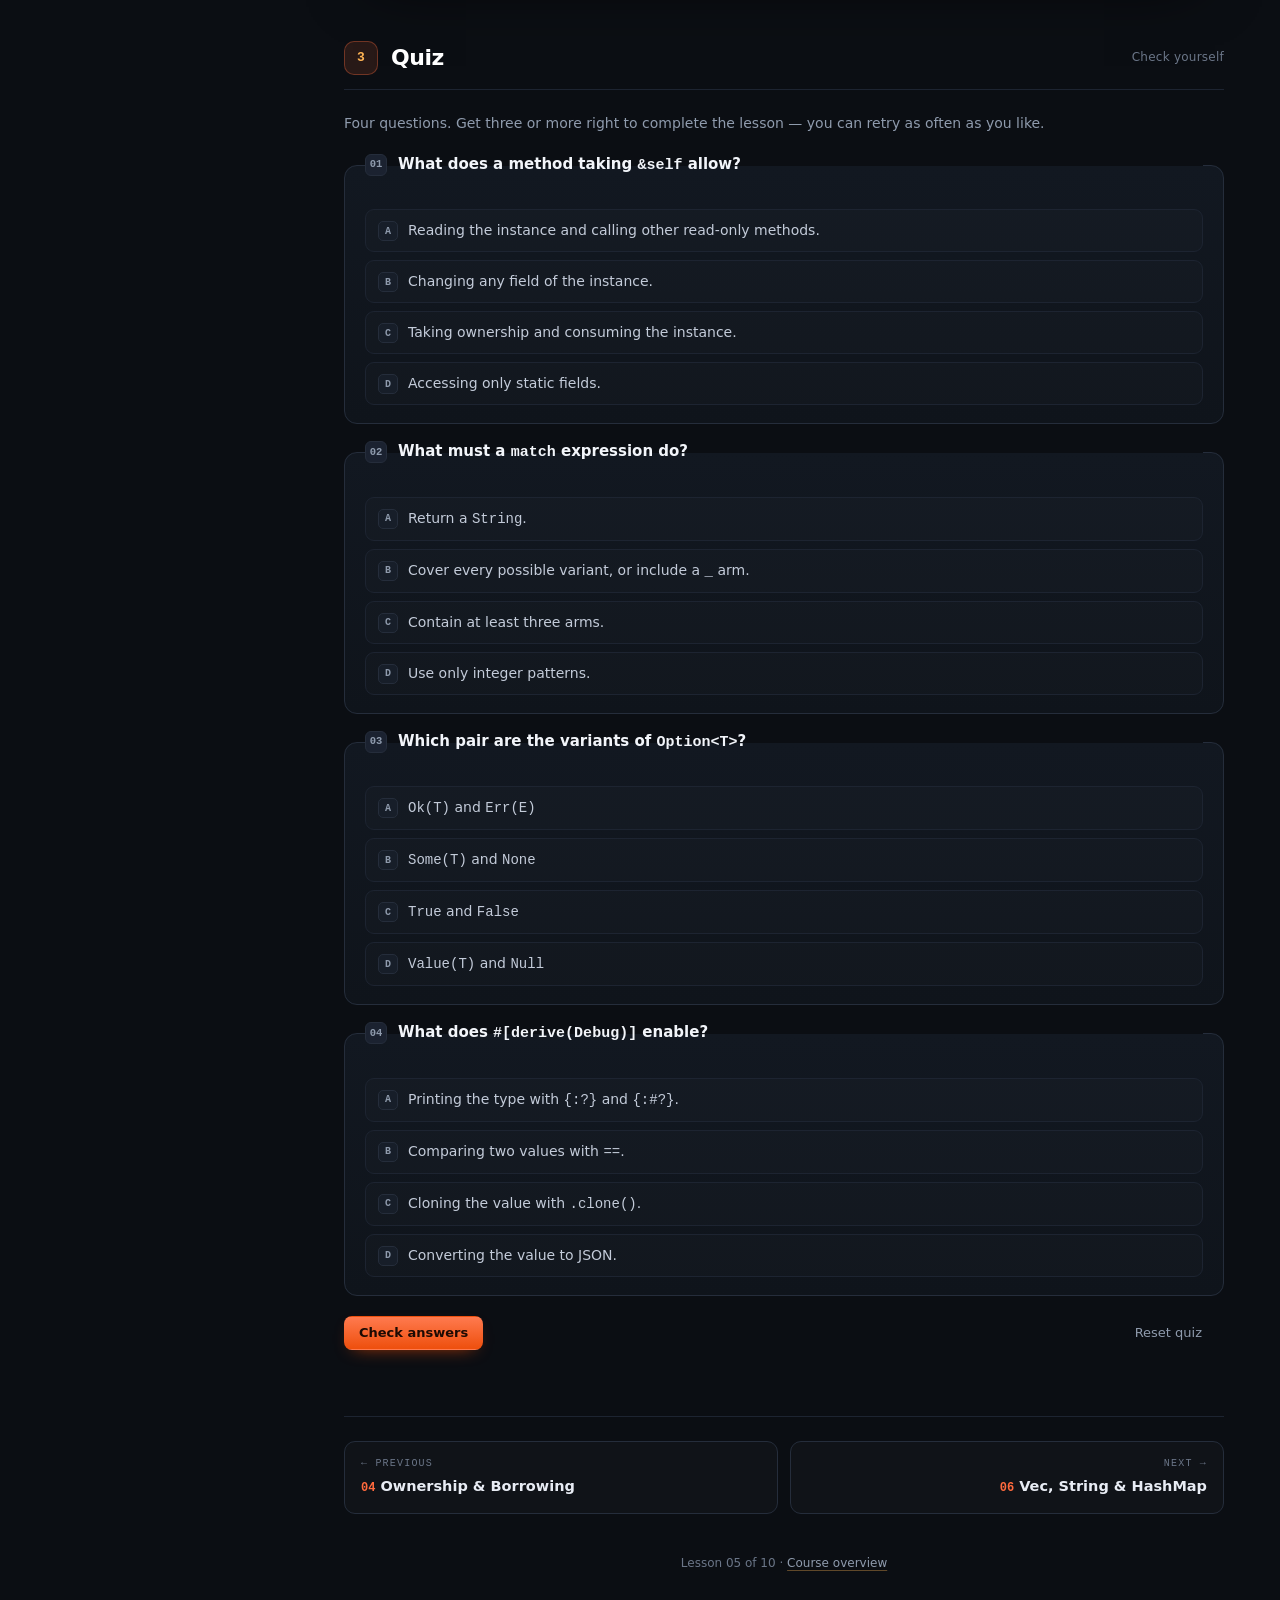
<file: lessons/05-structs-enums-matching.html>
<!doctype html>
<html lang="en">
<head>
<meta charset="utf-8">
<meta name="viewport" content="width=device-width, initial-scale=1">
<title>05 · Structs, Enums &amp; Matching — Rust from Zero</title>
<meta name="description" content="Structs group related data; enums describe alternatives. Together with match they let you model a problem so precisely that whole categories of bugs become impossible to express.">
<meta name="color-scheme" content="dark">
<meta name="theme-color" content="#0b0e13">
<link rel="icon" href="data:image/svg+xml,%3Csvg xmlns='http://www.w3.org/2000/svg' viewBox='0 0 100 100'%3E%3Ctext y='.9em' font-size='90'%3E%F0%9F%A6%80%3C/text%3E%3C/svg%3E">
<link rel="stylesheet" href="../assets/site.css">
</head>
<body data-lesson="05" data-total="10">
<div class="read-progress" aria-hidden="true"><span></span></div>
<div class="shell">
<aside class="sidebar" id="sidebar">
<a class="brand" href="../index.html">
  <span class="brand-mark" aria-hidden="true">🦀</span>
  <span><span class="brand-name">Rust from Zero</span><span class="brand-sub">Interactive Rust lessons</span></span>
</a>
<div class="side-progress">
  <div class="side-progress-top"><span class="side-progress-label">Your progress</span><span class="side-progress-count" data-progress-count>0 / 10</span></div>
  <div class="progress-track" data-progress-track role="progressbar" aria-label="Course progress" aria-valuemin="0" aria-valuemax="10" aria-valuenow="0"><span class="progress-fill" data-progress-fill></span></div>
</div>
<p class="nav-label">Lessons</p>
<nav class="nav" aria-label="Lessons">
<a href="../index.html"><span class="nav-num" aria-hidden="true">⌂</span><span>Course overview</span></a>
<a href="../lessons/01-hello-rust.html" data-lesson-link="01"><span class="nav-num" aria-hidden="true">01</span><span>Hello, Rust!</span><span class="nav-check" aria-hidden="true">✓</span></a>
<a href="../lessons/02-variables-and-types.html" data-lesson-link="02"><span class="nav-num" aria-hidden="true">02</span><span>Variables, Types & Mutability</span><span class="nav-check" aria-hidden="true">✓</span></a>
<a href="../lessons/03-functions-and-control-flow.html" data-lesson-link="03"><span class="nav-num" aria-hidden="true">03</span><span>Functions & Control Flow</span><span class="nav-check" aria-hidden="true">✓</span></a>
<a href="../lessons/04-ownership-and-borrowing.html" data-lesson-link="04"><span class="nav-num" aria-hidden="true">04</span><span>Ownership & Borrowing</span><span class="nav-check" aria-hidden="true">✓</span></a>
<a href="../lessons/05-structs-enums-matching.html" data-lesson-link="05" class="active" aria-current="page"><span class="nav-num" aria-hidden="true">05</span><span>Structs, Enums & Matching</span><span class="nav-check" aria-hidden="true">✓</span></a>
<a href="../lessons/06-collections.html" data-lesson-link="06"><span class="nav-num" aria-hidden="true">06</span><span>Vec, String & HashMap</span><span class="nav-check" aria-hidden="true">✓</span></a>
<a href="../lessons/07-error-handling.html" data-lesson-link="07"><span class="nav-num" aria-hidden="true">07</span><span>Option, Result & Errors</span><span class="nav-check" aria-hidden="true">✓</span></a>
<a href="../lessons/08-traits-generics-lifetimes.html" data-lesson-link="08"><span class="nav-num" aria-hidden="true">08</span><span>Traits, Generics & Lifetimes</span><span class="nav-check" aria-hidden="true">✓</span></a>
<a href="../lessons/09-iterators-and-closures.html" data-lesson-link="09"><span class="nav-num" aria-hidden="true">09</span><span>Iterators & Closures</span><span class="nav-check" aria-hidden="true">✓</span></a>
<a href="../lessons/10-modules-and-testing.html" data-lesson-link="10"><span class="nav-num" aria-hidden="true">10</span><span>Modules, Crates & Testing</span><span class="nav-check" aria-hidden="true">✓</span></a>
</nav>
<div class="side-foot">10 short lessons · read, run, quiz.<br><a href="https://www.rust-lang.org/learn" target="_blank" rel="noopener">Official Rust resources ↗</a></div>
</aside>
<div class="scrim"></div>
<main class="main">
<header class="topbar">
<button class="menu-btn" type="button" aria-label="Open lesson menu" aria-controls="sidebar" aria-expanded="false">☰</button>
<span class="topbar-title">Rust from Zero</span>
<span class="brand-mark" aria-hidden="true">🦀</span>
</header>
<div class="content">
<header class="lesson-hero">
<span class="eyebrow">Lesson 05 · Data modelling</span>
<h1 class="lesson-title">Structs, Enums & Matching</h1>
<p class="lede">Structs group related data; enums describe alternatives. Together with match they let you model a problem so precisely that whole categories of bugs become impossible to express.</p>
<div class="lesson-meta">
<span class="pill">⏱ <strong>22 min</strong></span>
<span class="pill">🦀 <strong>Beginner</strong></span>
<span class="pill">✎ <strong>1 exercise</strong></span>
<span class="pill" data-complete-pill hidden>✓ <strong>Completed</strong></span>
</div>
</header>
<section class="lesson-block" id="read">
<div class="block-head"><span class="step-badge" aria-hidden="true">1</span><h2>Read</h2><span class="block-sub">The idea</span></div>
<div class="prose"><p>A struct is a named record: several values bundled together. An enum is a choice between variants, and each variant can carry its own data. Both can have methods. <code>match</code> then forces you to handle every case.</p>
<h3>Defining and creating structs</h3>
<div class="codeblock">
<div class="codeblock-head"><span class="codeblock-dots" aria-hidden="true"><i></i><i></i><i></i></span><span>main.rs</span></div>
<pre><code class="rust">struct User {
    username: String,
    email: String,
    active: bool,
    sign_in_count: u64,
}

fn main() {
    let user = User {
        username: String::from(&quot;ferris&quot;),
        email: String::from(&quot;ferris@example.com&quot;),
        active: true,
        sign_in_count: 1,
    };

    println!(&quot;{} is active: {}&quot;, user.username, user.active);
}</code></pre>
</div>
<p>To modify a field, the whole binding must be mutable: <code>let mut user = ...</code>. Rust does not allow individual fields to be declared mutable.</p>
<p>When a variable has the same name as a field, field-init shorthand saves noise. The <code>..</code> update syntax fills the remaining fields from another value:</p>
<div class="codeblock">
<div class="codeblock-head"><span class="codeblock-dots" aria-hidden="true"><i></i><i></i><i></i></span><span>main.rs</span></div>
<pre><code class="rust">fn build_user(username: String, email: String) -&gt; User {
    User {
        username, // shorthand for username: username
        email,
        active: true,
        sign_in_count: 0,
    }
}

let updated = User {
    email: String::from(&quot;new@example.com&quot;),
    ..user
};</code></pre>
</div>
<p>Tuple structs are structs without field names. They are handy for wrapping a single value and giving it a distinct type:</p>
<div class="codeblock">
<div class="codeblock-head"><span class="codeblock-dots" aria-hidden="true"><i></i><i></i><i></i></span><span>main.rs</span></div>
<pre><code class="rust">struct Meters(f64);

fn main() {
    let distance = Meters(42.0);
    println!(&quot;{} metres&quot;, distance.0);
}</code></pre>
</div>
<h3>Methods and associated functions</h3>
<div class="codeblock">
<div class="codeblock-head"><span class="codeblock-dots" aria-hidden="true"><i></i><i></i><i></i></span><span>main.rs</span></div>
<pre><code class="rust">struct Rectangle {
    width: f64,
    height: f64,
}

impl Rectangle {
    // Associated function: no self, called as Rectangle::new(...)
    fn new(width: f64, height: f64) -&gt; Self {
        Self { width, height }
    }

    // Method: borrows the instance immutably
    fn area(&amp;self) -&gt; f64 {
        self.width * self.height
    }

    // Method that mutates the instance
    fn scale(&amp;mut self, factor: f64) {
        self.width *= factor;
        self.height *= factor;
    }
}

fn main() {
    let mut rect = Rectangle::new(3.0, 4.0);
    println!(&quot;area: {}&quot;, rect.area());
    rect.scale(2.0);
    println!(&quot;area: {}&quot;, rect.area());
}</code></pre>
</div>
<ul><li><code>&amp;self</code> borrows the value and cannot mutate it; use it for read-only methods.</li><li><code>&amp;mut self</code> borrows mutably; the caller needs a mutable binding.</li><li><code>self</code> takes ownership — useful for builder-style transformations, but the caller loses the original value.</li><li><code>Self</code> is an alias for the type the <code>impl</code> block belongs to.</li></ul>
<p>You can implement multiple <code>impl</code> blocks for the same type. Common traits are usually derived instead of written by hand:</p>
<div class="codeblock">
<div class="codeblock-head"><span class="codeblock-dots" aria-hidden="true"><i></i><i></i><i></i></span><span>main.rs</span></div>
<pre><code class="rust">#[derive(Debug, Clone, PartialEq)]
struct Point {
    x: i32,
    y: i32,
}

fn main() {
    let p = Point { x: 3, y: 7 };
    let copy = p.clone();

    println!(&quot;{p:?}&quot;);       // Point { x: 3, y: 7 }
    println!(&quot;{p:#?}&quot;);      // pretty-printed, one field per line
    println!(&quot;equal: {}&quot;, p == copy);
}</code></pre>
</div>
<p>Without <code>#[derive(Debug)]</code>, <code>{:?}</code> will not compile. Deriving is opt-in: you only get what you ask for.</p>
<h3>Enums with data</h3>
<p>Unlike C-style enums, Rust variants can carry data. This makes enums ideal for representing messages, states, and shapes:</p>
<div class="codeblock">
<div class="codeblock-head"><span class="codeblock-dots" aria-hidden="true"><i></i><i></i><i></i></span><span>main.rs</span></div>
<pre><code class="rust">#[derive(Debug)]
enum Shape {
    Circle(f64),
    Rectangle { width: f64, height: f64 },
    Triangle { base: f64, height: f64 },
}

fn area(shape: &amp;Shape) -&gt; f64 {
    match shape {
        Shape::Circle(radius) =&gt; 3.14159 * radius * radius,
        Shape::Rectangle { width, height } =&gt; width * height,
        Shape::Triangle { base, height } =&gt; 0.5 * base * height,
    }
}

fn main() {
    let shapes = [
        Shape::Circle(1.0),
        Shape::Rectangle { width: 2.0, height: 3.0 },
        Shape::Triangle { base: 4.0, height: 2.0 },
    ];

    for shape in &amp;shapes {
        println!(&quot;{:?} -&gt; {:.2}&quot;, shape, area(shape));
    }
}</code></pre>
</div>
<p><code>match</code> takes a value, compares it against patterns, and binds the data inside each variant. It must be exhaustive: every variant has to be covered, or you need a <code>_</code> catch-all. The compiler checks this for you.</p>
<div class="codeblock">
<div class="codeblock-head"><span class="codeblock-dots" aria-hidden="true"><i></i><i></i><i></i></span><span>main.rs</span></div>
<pre><code class="rust">fn describe(n: i32) -&gt; &amp;'static str {
    match n {
        0 =&gt; &quot;zero&quot;,
        1..=9 =&gt; &quot;single digit&quot;,
        n if n &lt; 0 =&gt; &quot;negative&quot;,
        _ =&gt; &quot;large&quot;,
    }
}</code></pre>
</div>
<p>Patterns can match literals, ranges, tuples, structs, and enum variants. Guards (<code>n if n &lt; 0</code>) add a condition. Use <code>|</code> for alternatives: <code>1 | 2 | 3</code>.</p>
<h3>Option: Rust's answer to null</h3>
<p>The standard library defines <code>Option&lt;T&gt;</code> as an enum with two variants: <code>Some(T)</code> and <code>None</code>. A value is either present or absent, and the type system makes you handle both cases:</p>
<div class="codeblock">
<div class="codeblock-head"><span class="codeblock-dots" aria-hidden="true"><i></i><i></i><i></i></span><span>main.rs</span></div>
<pre><code class="rust">fn index_of(haystack: &amp;[&amp;str], needle: &amp;str) -&gt; Option&lt;usize&gt; {
    haystack.iter().position(|item| *item == needle)
}

fn main() {
    let fruits = [&quot;apple&quot;, &quot;pear&quot;, &quot;plum&quot;];

    match index_of(&amp;fruits, &quot;pear&quot;) {
        Some(index) =&gt; println!(&quot;pear is at {index}&quot;),
        None =&gt; println!(&quot;not found&quot;),
    }

    if let Some(index) = index_of(&amp;fruits, &quot;plum&quot;) {
        println!(&quot;plum is at {index}&quot;);
    }
}</code></pre>
</div>
<p><code>if let</code> is shorthand for a <code>match</code> with one interesting arm. <code>while let</code> does the same in a loop. There is no null in Rust, so there is no null pointer to accidentally dereference.</p>
<div class="callout tip">
<span class="callout-title">Model the states, not the flags</span>
<p>Instead of a struct with <code>is_loading</code>, <code>has_error</code>, and <code>data</code> fields that can contradict each other, use an enum with <code>Loading</code>, <code>Failed(Error)</code>, and <code>Ready(Data)</code> variants. Then impossible states cannot be constructed.</p>
</div></div>
</section>
<section class="lesson-block" id="practice">
<div class="block-head"><span class="step-badge" aria-hidden="true">2</span><h2>Practice</h2><span class="block-sub">Live compiler</span></div>
<div class="task">
<span class="task-label">✦ Your turn</span><p>The traffic light enum compiles only when the <code>match</code> is exhaustive. Add the missing <code>Yellow</code> and <code>Green</code> arms so the program runs and prints each action.</p>
<span class="expected" aria-label="Expected output">Red: stop
Yellow: slow down
Green: go</span>
<p class="hint">Each arm looks like <code>TrafficLight::Yellow =&gt; &quot;slow down&quot;,</code>. The match arms are separated by commas.</p>
</div>
<div class="playground">
<div class="pg-head">
  <div class="pg-title"><span class="pg-dots" aria-hidden="true"><i></i><i></i><i></i></span>main.rs <span class="pg-badge">edition 2021</span></div>
  <div class="pg-actions">
    <button type="button" class="btn btn-ghost pg-solution">Solution</button>
    <button type="button" class="btn btn-ghost pg-reset">Reset</button>
    <button type="button" class="btn btn-primary pg-run"><span class="run-label">▶ Run</span> <kbd>Ctrl ↵</kbd></button>
  </div>
</div>
<div class="editor">
  <pre class="editor-highlight" aria-hidden="true"><code class="rust"></code></pre>
  <textarea class="editor-input" spellcheck="false" wrap="off" autocapitalize="off" autocomplete="off" aria-label="Rust code editor">#[derive(Debug)]
enum TrafficLight {
    Red,
    Yellow,
    Green,
}

impl TrafficLight {
    fn action(&amp;self) -&gt; &amp;str {
        match self {
            TrafficLight::Red =&gt; &quot;stop&quot;,
            // TODO: handle Yellow and Green
        }
    }
}

fn main() {
    let lights = [TrafficLight::Red, TrafficLight::Yellow, TrafficLight::Green];

    for light in lights {
        println!(&quot;{:?}: {}&quot;, light, light.action());
    }
}</textarea>
</div>
<div class="pg-output" hidden>
  <div class="pg-output-head"><span>Output</span><span class="pg-status idle">ready</span></div>
  <pre class="pg-out" aria-live="polite"></pre>
  <div class="pg-verdict" role="status"></div>
  <div class="pg-warn" hidden>
    <div class="pg-output-head"><span>Compiler notes</span></div>
    <pre></pre>
  </div>
</div>
<div class="pg-note">Runs on the official <a href="https://play.rust-lang.org" target="_blank" rel="noopener">Rust Playground</a> · stable · internet required</div>
<script type="text/plain" class="pg-expect">Red: stop
Yellow: slow down
Green: go</script>
<script type="text/plain" class="pg-solution-code">#[derive(Debug)]
enum TrafficLight {
    Red,
    Yellow,
    Green,
}

impl TrafficLight {
    fn action(&self) -> &str {
        match self {
            TrafficLight::Red => "stop",
            TrafficLight::Yellow => "slow down",
            TrafficLight::Green => "go",
        }
    }
}

fn main() {
    let lights = [TrafficLight::Red, TrafficLight::Yellow, TrafficLight::Green];

    for light in lights {
        println!("{:?}: {}", light, light.action());
    }
}</script>
</div>
</section>
<section class="lesson-block" id="quiz">
<div class="block-head"><span class="step-badge" aria-hidden="true">3</span><h2>Quiz</h2><span class="block-sub">Check yourself</span></div>
<div class="prose quiz-intro"><p>Four questions. Get three or more right to complete the lesson — you can retry as often as you like.</p></div>
<div class="quiz">
<fieldset class="quiz-q" data-answer="0">
<legend><span class="q-num" aria-hidden="true">01</span><span>What does a method taking <code>&amp;self</code> allow?</span></legend>
<div class="options"><label class="opt">
<input type="radio" name="q05_0" value="0">
<span class="opt-key" aria-hidden="true">A</span>
<span class="opt-text">Reading the instance and calling other read-only methods.</span>
</label><label class="opt">
<input type="radio" name="q05_0" value="1">
<span class="opt-key" aria-hidden="true">B</span>
<span class="opt-text">Changing any field of the instance.</span>
</label><label class="opt">
<input type="radio" name="q05_0" value="2">
<span class="opt-key" aria-hidden="true">C</span>
<span class="opt-text">Taking ownership and consuming the instance.</span>
</label><label class="opt">
<input type="radio" name="q05_0" value="3">
<span class="opt-key" aria-hidden="true">D</span>
<span class="opt-text">Accessing only static fields.</span>
</label></div>
<div class="explain" hidden><strong>Why:</strong> <code>&amp;self</code> is an immutable borrow. To mutate fields, the method needs <code>&amp;mut self</code> and the instance must be a mutable binding. <code>self</code> by value takes ownership.</div>
</fieldset><fieldset class="quiz-q" data-answer="1">
<legend><span class="q-num" aria-hidden="true">02</span><span>What must a <code>match</code> expression do?</span></legend>
<div class="options"><label class="opt">
<input type="radio" name="q05_1" value="0">
<span class="opt-key" aria-hidden="true">A</span>
<span class="opt-text">Return a <code>String</code>.</span>
</label><label class="opt">
<input type="radio" name="q05_1" value="1">
<span class="opt-key" aria-hidden="true">B</span>
<span class="opt-text">Cover every possible variant, or include a <code>_</code> arm.</span>
</label><label class="opt">
<input type="radio" name="q05_1" value="2">
<span class="opt-key" aria-hidden="true">C</span>
<span class="opt-text">Contain at least three arms.</span>
</label><label class="opt">
<input type="radio" name="q05_1" value="3">
<span class="opt-key" aria-hidden="true">D</span>
<span class="opt-text">Use only integer patterns.</span>
</label></div>
<div class="explain" hidden><strong>Why:</strong> Exhaustiveness is enforced at compile time. It is what makes <code>match</code> safe when a new enum variant is added later: every use site fails to compile until it handles the new case.</div>
</fieldset><fieldset class="quiz-q" data-answer="1">
<legend><span class="q-num" aria-hidden="true">03</span><span>Which pair are the variants of <code>Option&lt;T&gt;</code>?</span></legend>
<div class="options"><label class="opt">
<input type="radio" name="q05_2" value="0">
<span class="opt-key" aria-hidden="true">A</span>
<span class="opt-text"><code>Ok(T)</code> and <code>Err(E)</code></span>
</label><label class="opt">
<input type="radio" name="q05_2" value="1">
<span class="opt-key" aria-hidden="true">B</span>
<span class="opt-text"><code>Some(T)</code> and <code>None</code></span>
</label><label class="opt">
<input type="radio" name="q05_2" value="2">
<span class="opt-key" aria-hidden="true">C</span>
<span class="opt-text"><code>True</code> and <code>False</code></span>
</label><label class="opt">
<input type="radio" name="q05_2" value="3">
<span class="opt-key" aria-hidden="true">D</span>
<span class="opt-text"><code>Value(T)</code> and <code>Null</code></span>
</label></div>
<div class="explain" hidden><strong>Why:</strong> <code>Option</code> models absence with <code>Some</code> and <code>None</code>. <code>Ok</code> and <code>Err</code> belong to <code>Result</code>, which models success and failure (lesson 7).</div>
</fieldset><fieldset class="quiz-q" data-answer="0">
<legend><span class="q-num" aria-hidden="true">04</span><span>What does <code>#[derive(Debug)]</code> enable?</span></legend>
<div class="options"><label class="opt">
<input type="radio" name="q05_3" value="0">
<span class="opt-key" aria-hidden="true">A</span>
<span class="opt-text">Printing the type with <code>{:?}</code> and <code>{:#?}</code>.</span>
</label><label class="opt">
<input type="radio" name="q05_3" value="1">
<span class="opt-key" aria-hidden="true">B</span>
<span class="opt-text">Comparing two values with <code>==</code>.</span>
</label><label class="opt">
<input type="radio" name="q05_3" value="2">
<span class="opt-key" aria-hidden="true">C</span>
<span class="opt-text">Cloning the value with <code>.clone()</code>.</span>
</label><label class="opt">
<input type="radio" name="q05_3" value="3">
<span class="opt-key" aria-hidden="true">D</span>
<span class="opt-text">Converting the value to JSON.</span>
</label></div>
<div class="explain" hidden><strong>Why:</strong> <code>Debug</code> provides the developer-facing formatting used by <code>{:?}</code>. Equality needs <code>PartialEq</code>, cloning needs <code>Clone</code>, and JSON is handled by external crates such as <code>serde</code>.</div>
</fieldset>
<div class="quiz-actions">
<button type="button" class="btn btn-primary quiz-check">Check answers</button>
<button type="button" class="btn btn-ghost quiz-retry">Reset quiz</button>
<span class="quiz-score" role="status" aria-live="polite"></span>
</div>
</div>
</section>
<nav class="lesson-nav" aria-label="Lesson navigation">
<a class="nav-card" href="04-ownership-and-borrowing.html"><span class="dir">← Previous</span><span class="name"><span>04</span> Ownership & Borrowing</span></a>
<a class="nav-card next" href="06-collections.html"><span class="dir">Next →</span><span class="name"><span>06</span> Vec, String & HashMap</span></a>
</nav>
<p class="page-foot">Lesson 05 of 10 · <a href="../index.html">Course overview</a></p>
</div>
</main>
</div>
<script src="../assets/site.js" defer></script>
</body>
</html>
</file>
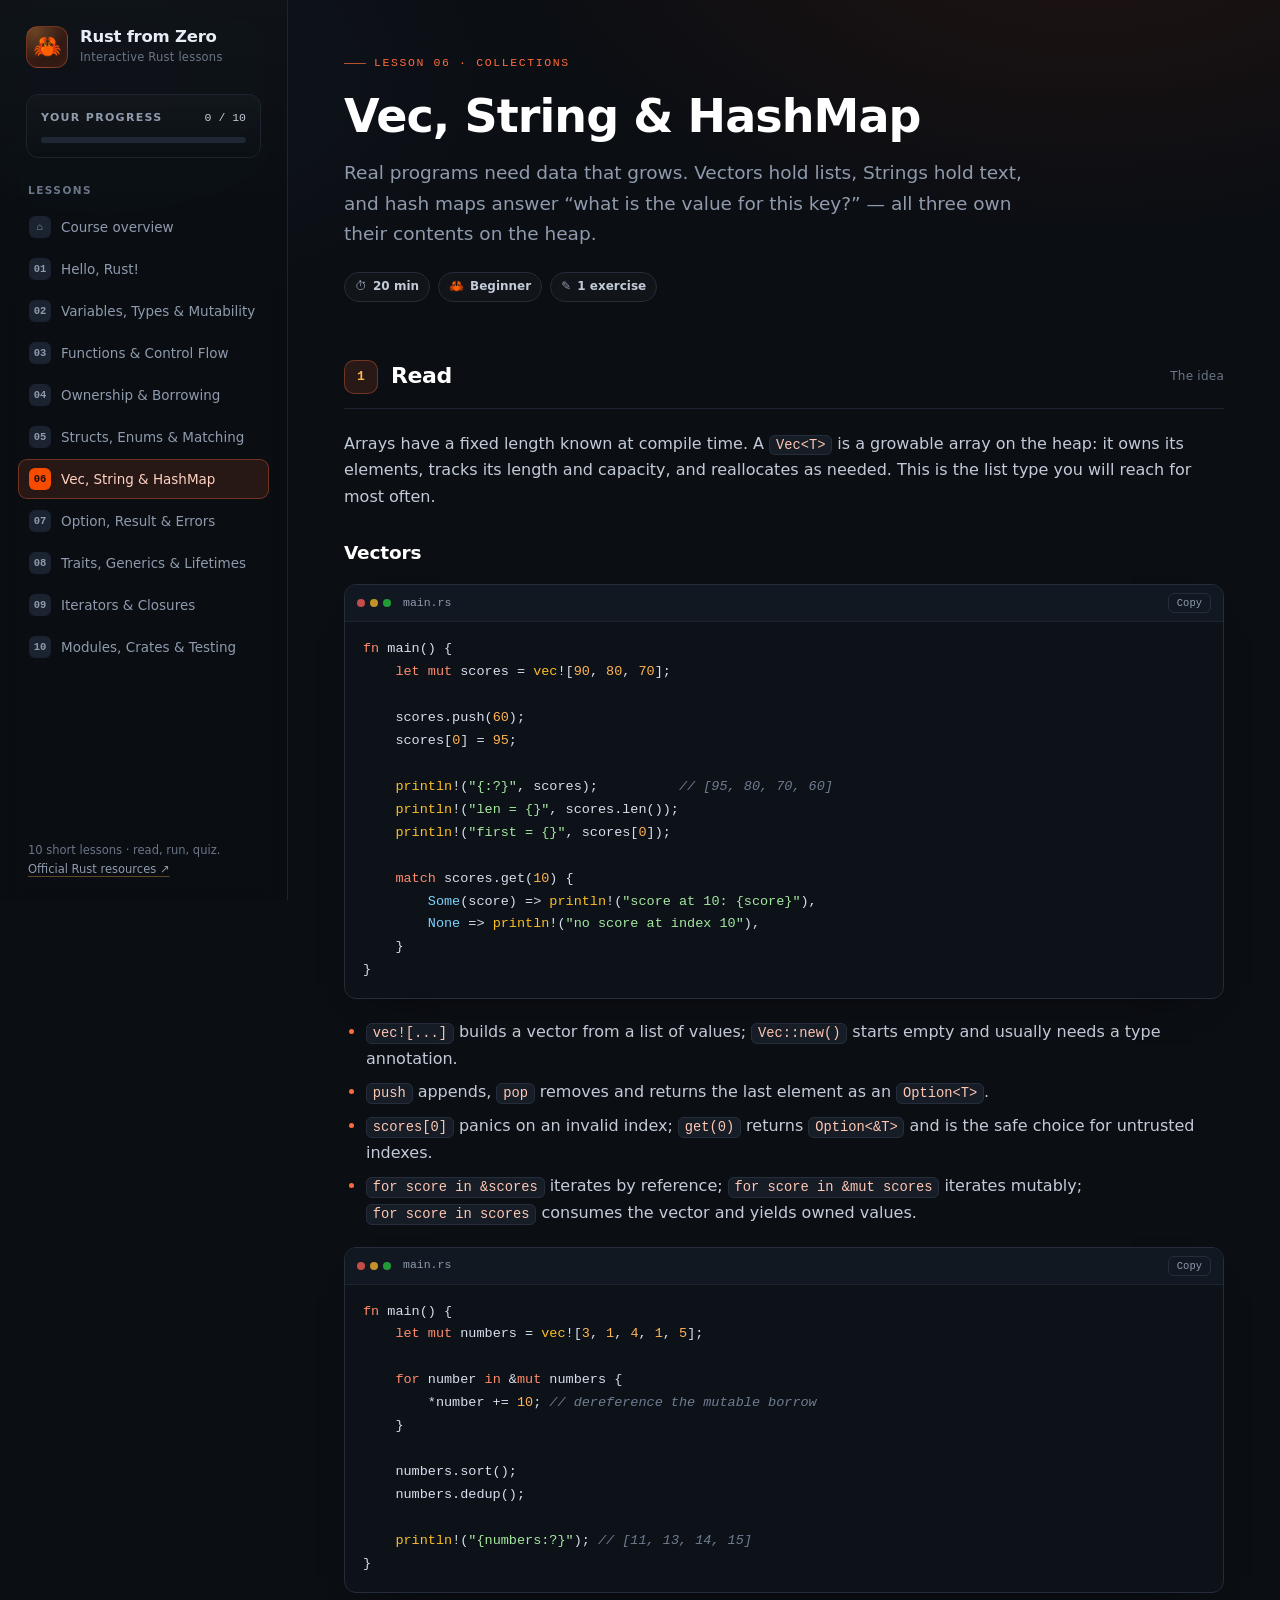
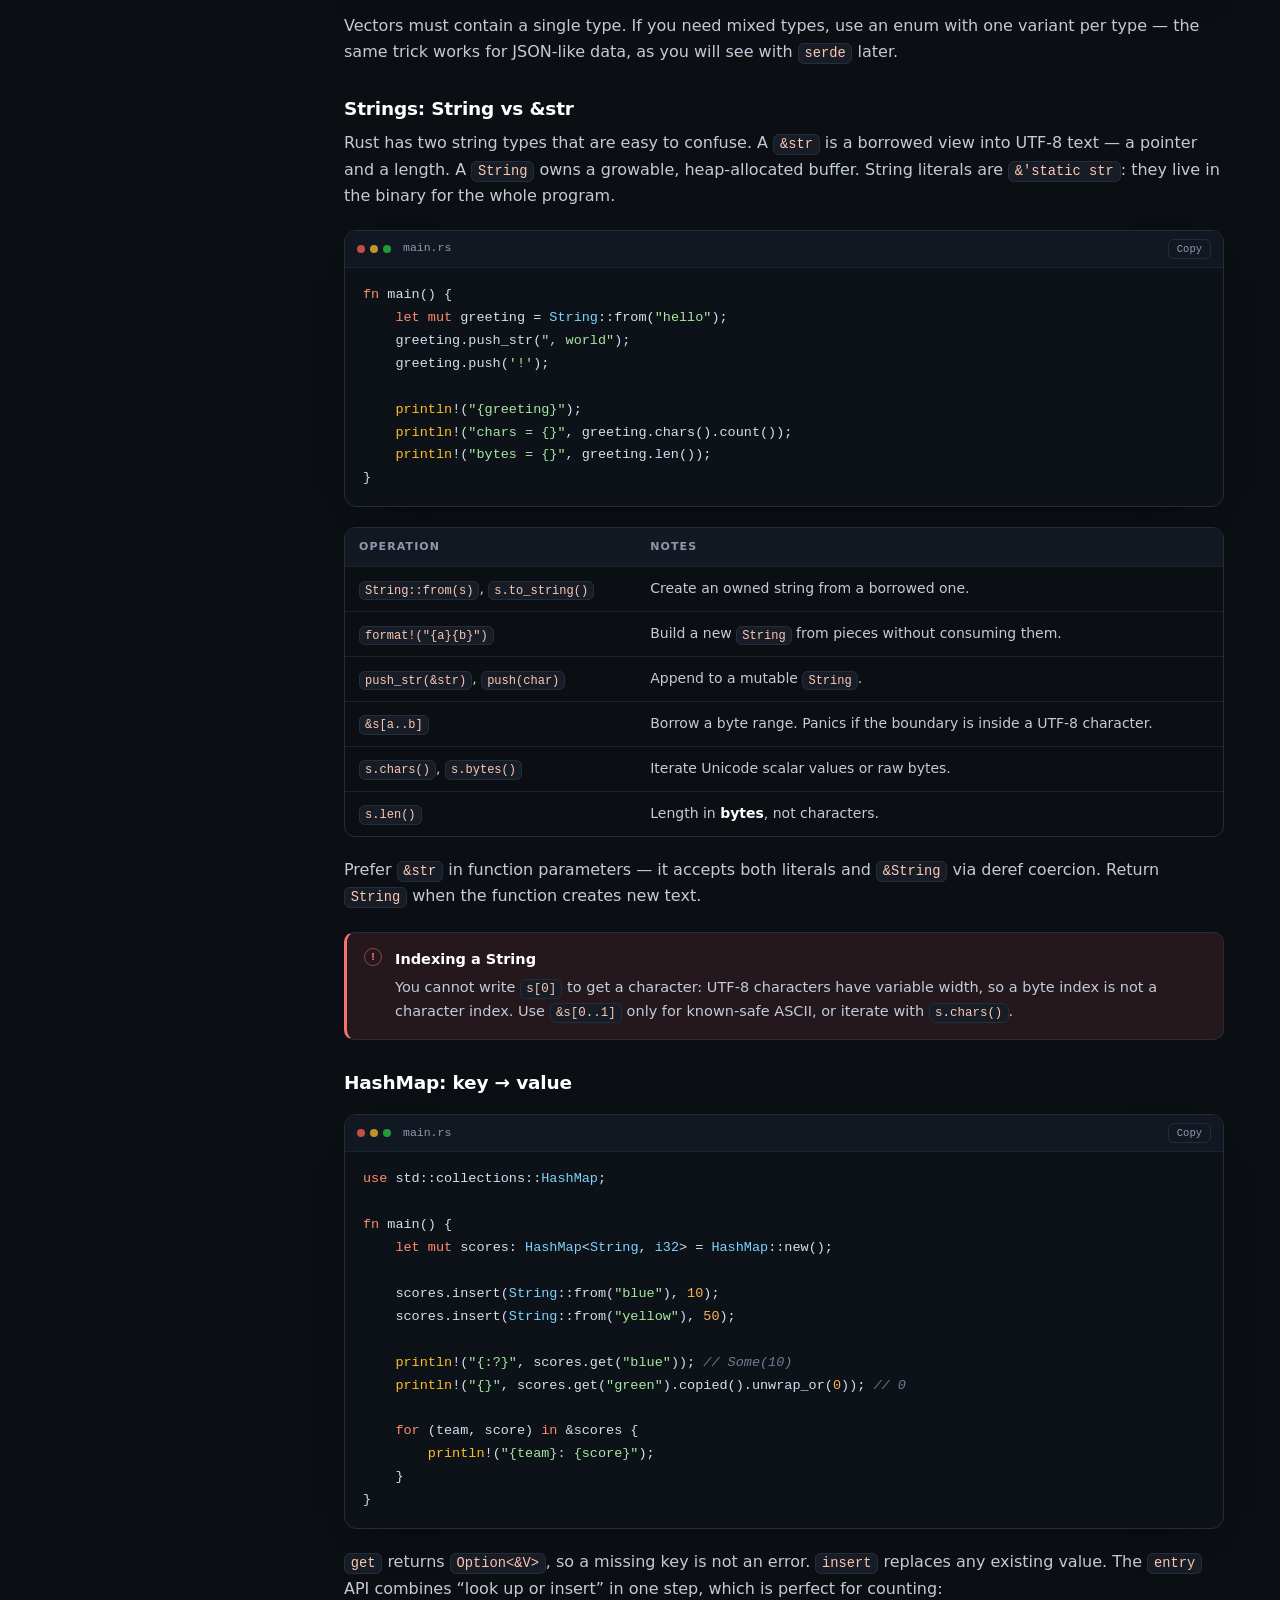
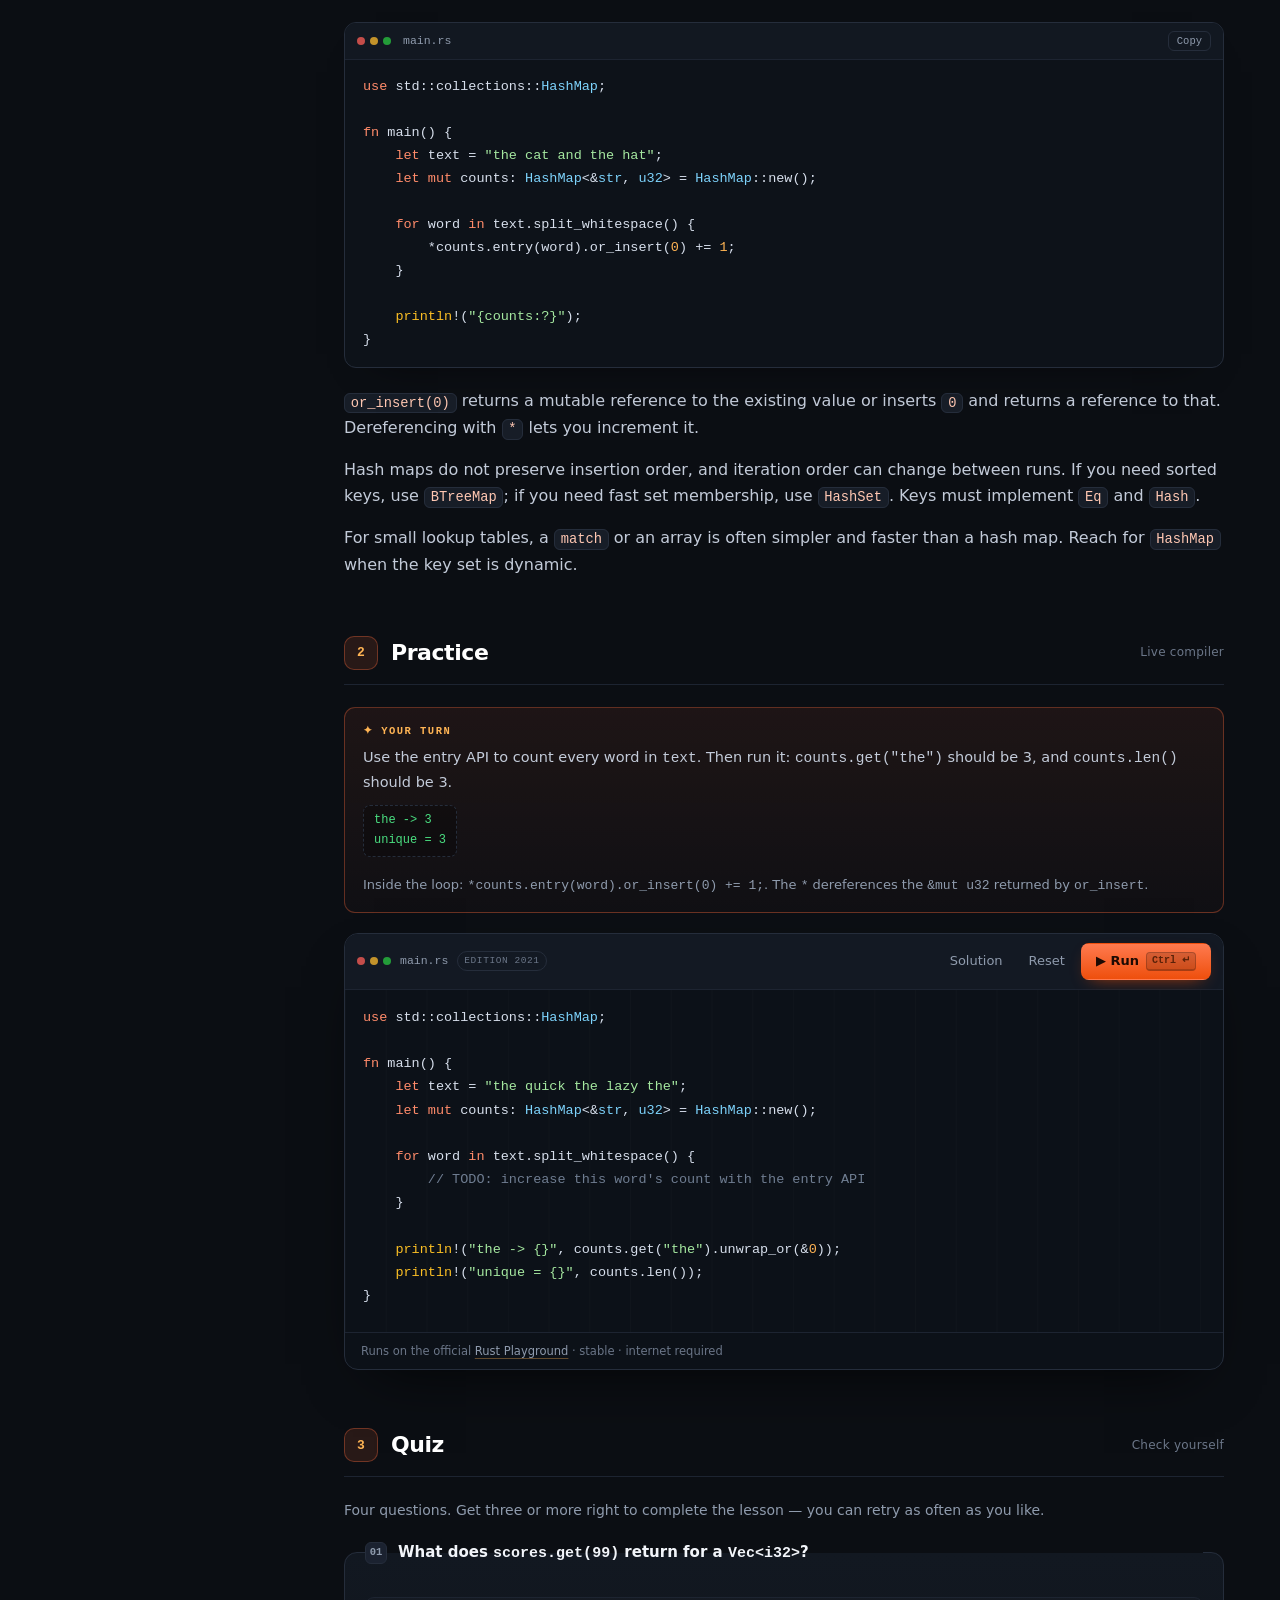
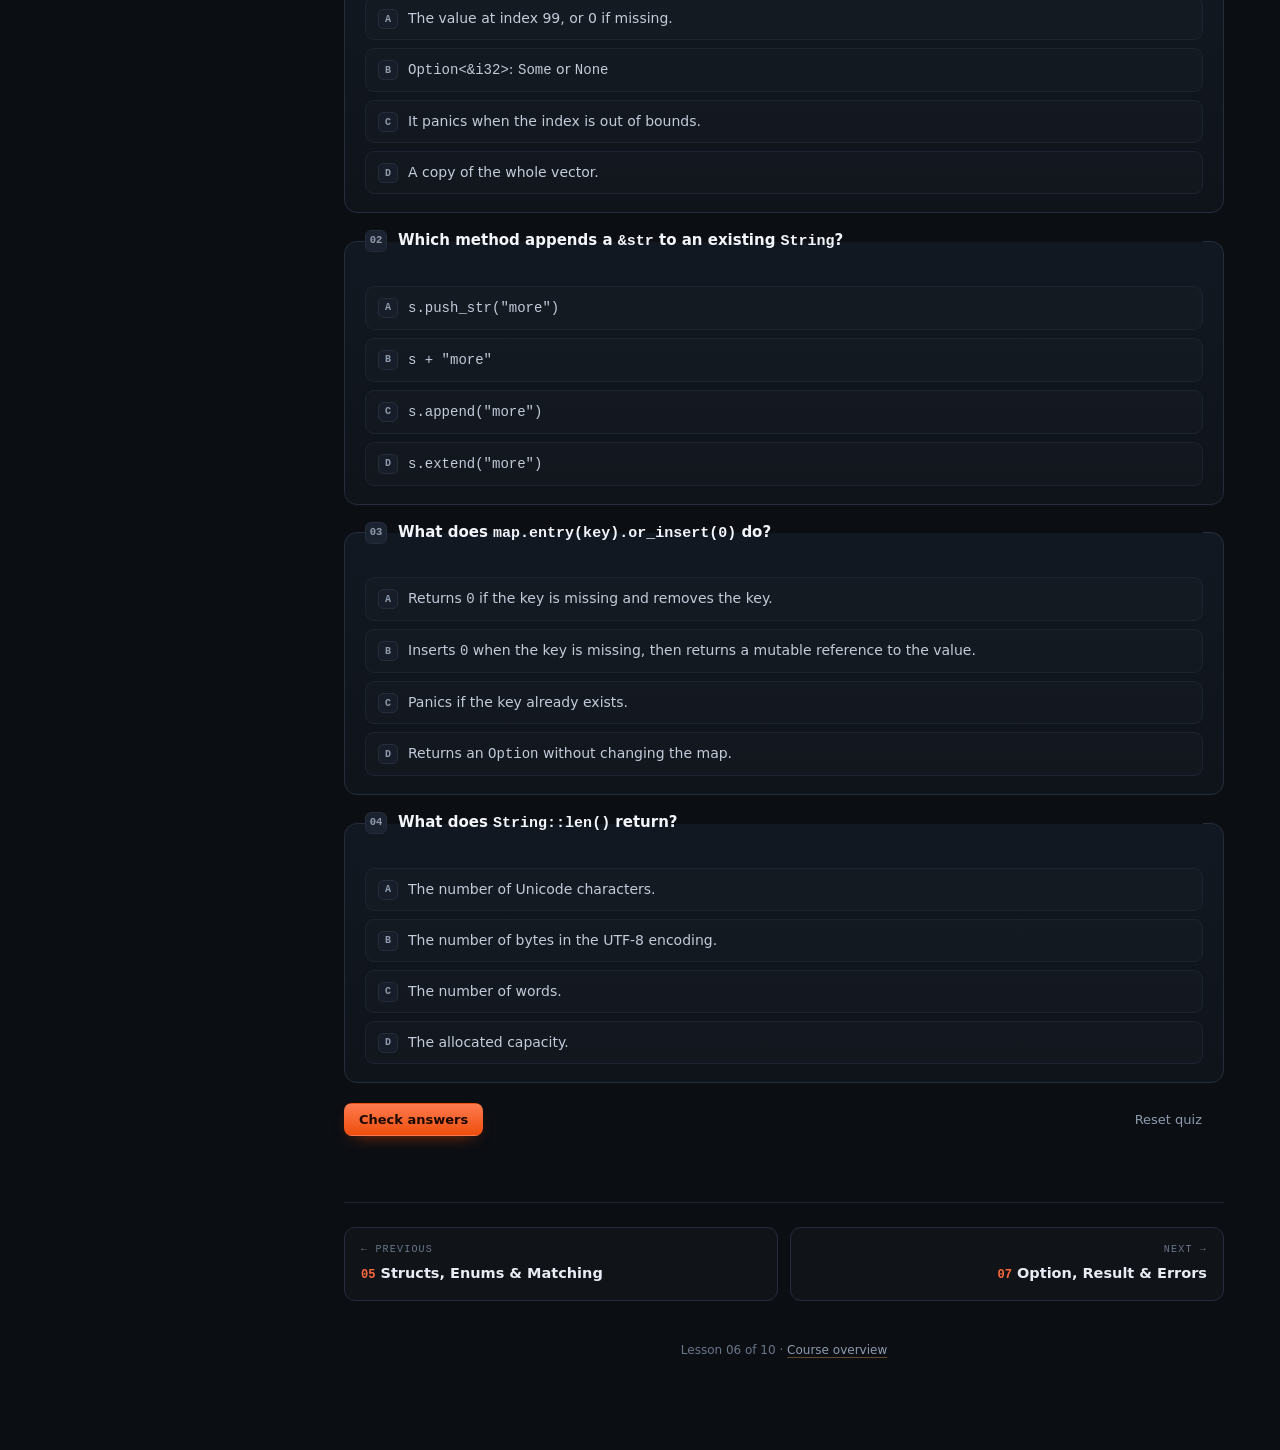
<file: lessons/06-collections.html>
<!doctype html>
<html lang="en">
<head>
<meta charset="utf-8">
<meta name="viewport" content="width=device-width, initial-scale=1">
<title>06 · Vec, String &amp; HashMap — Rust from Zero</title>
<meta name="description" content="Real programs need data that grows. Vectors hold lists, Strings hold text, and hash maps answer “what is the value for this key?” — all three own their contents on the heap.">
<meta name="color-scheme" content="dark">
<meta name="theme-color" content="#0b0e13">
<link rel="icon" href="data:image/svg+xml,%3Csvg xmlns='http://www.w3.org/2000/svg' viewBox='0 0 100 100'%3E%3Ctext y='.9em' font-size='90'%3E%F0%9F%A6%80%3C/text%3E%3C/svg%3E">
<link rel="stylesheet" href="../assets/site.css">
</head>
<body data-lesson="06" data-total="10">
<div class="read-progress" aria-hidden="true"><span></span></div>
<div class="shell">
<aside class="sidebar" id="sidebar">
<a class="brand" href="../index.html">
  <span class="brand-mark" aria-hidden="true">🦀</span>
  <span><span class="brand-name">Rust from Zero</span><span class="brand-sub">Interactive Rust lessons</span></span>
</a>
<div class="side-progress">
  <div class="side-progress-top"><span class="side-progress-label">Your progress</span><span class="side-progress-count" data-progress-count>0 / 10</span></div>
  <div class="progress-track" data-progress-track role="progressbar" aria-label="Course progress" aria-valuemin="0" aria-valuemax="10" aria-valuenow="0"><span class="progress-fill" data-progress-fill></span></div>
</div>
<p class="nav-label">Lessons</p>
<nav class="nav" aria-label="Lessons">
<a href="../index.html"><span class="nav-num" aria-hidden="true">⌂</span><span>Course overview</span></a>
<a href="../lessons/01-hello-rust.html" data-lesson-link="01"><span class="nav-num" aria-hidden="true">01</span><span>Hello, Rust!</span><span class="nav-check" aria-hidden="true">✓</span></a>
<a href="../lessons/02-variables-and-types.html" data-lesson-link="02"><span class="nav-num" aria-hidden="true">02</span><span>Variables, Types & Mutability</span><span class="nav-check" aria-hidden="true">✓</span></a>
<a href="../lessons/03-functions-and-control-flow.html" data-lesson-link="03"><span class="nav-num" aria-hidden="true">03</span><span>Functions & Control Flow</span><span class="nav-check" aria-hidden="true">✓</span></a>
<a href="../lessons/04-ownership-and-borrowing.html" data-lesson-link="04"><span class="nav-num" aria-hidden="true">04</span><span>Ownership & Borrowing</span><span class="nav-check" aria-hidden="true">✓</span></a>
<a href="../lessons/05-structs-enums-matching.html" data-lesson-link="05"><span class="nav-num" aria-hidden="true">05</span><span>Structs, Enums & Matching</span><span class="nav-check" aria-hidden="true">✓</span></a>
<a href="../lessons/06-collections.html" data-lesson-link="06" class="active" aria-current="page"><span class="nav-num" aria-hidden="true">06</span><span>Vec, String & HashMap</span><span class="nav-check" aria-hidden="true">✓</span></a>
<a href="../lessons/07-error-handling.html" data-lesson-link="07"><span class="nav-num" aria-hidden="true">07</span><span>Option, Result & Errors</span><span class="nav-check" aria-hidden="true">✓</span></a>
<a href="../lessons/08-traits-generics-lifetimes.html" data-lesson-link="08"><span class="nav-num" aria-hidden="true">08</span><span>Traits, Generics & Lifetimes</span><span class="nav-check" aria-hidden="true">✓</span></a>
<a href="../lessons/09-iterators-and-closures.html" data-lesson-link="09"><span class="nav-num" aria-hidden="true">09</span><span>Iterators & Closures</span><span class="nav-check" aria-hidden="true">✓</span></a>
<a href="../lessons/10-modules-and-testing.html" data-lesson-link="10"><span class="nav-num" aria-hidden="true">10</span><span>Modules, Crates & Testing</span><span class="nav-check" aria-hidden="true">✓</span></a>
</nav>
<div class="side-foot">10 short lessons · read, run, quiz.<br><a href="https://www.rust-lang.org/learn" target="_blank" rel="noopener">Official Rust resources ↗</a></div>
</aside>
<div class="scrim"></div>
<main class="main">
<header class="topbar">
<button class="menu-btn" type="button" aria-label="Open lesson menu" aria-controls="sidebar" aria-expanded="false">☰</button>
<span class="topbar-title">Rust from Zero</span>
<span class="brand-mark" aria-hidden="true">🦀</span>
</header>
<div class="content">
<header class="lesson-hero">
<span class="eyebrow">Lesson 06 · Collections</span>
<h1 class="lesson-title">Vec, String & HashMap</h1>
<p class="lede">Real programs need data that grows. Vectors hold lists, Strings hold text, and hash maps answer “what is the value for this key?” — all three own their contents on the heap.</p>
<div class="lesson-meta">
<span class="pill">⏱ <strong>20 min</strong></span>
<span class="pill">🦀 <strong>Beginner</strong></span>
<span class="pill">✎ <strong>1 exercise</strong></span>
<span class="pill" data-complete-pill hidden>✓ <strong>Completed</strong></span>
</div>
</header>
<section class="lesson-block" id="read">
<div class="block-head"><span class="step-badge" aria-hidden="true">1</span><h2>Read</h2><span class="block-sub">The idea</span></div>
<div class="prose"><p>Arrays have a fixed length known at compile time. A <code>Vec&lt;T&gt;</code> is a growable array on the heap: it owns its elements, tracks its length and capacity, and reallocates as needed. This is the list type you will reach for most often.</p>
<h3>Vectors</h3>
<div class="codeblock">
<div class="codeblock-head"><span class="codeblock-dots" aria-hidden="true"><i></i><i></i><i></i></span><span>main.rs</span></div>
<pre><code class="rust">fn main() {
    let mut scores = vec![90, 80, 70];

    scores.push(60);
    scores[0] = 95;

    println!(&quot;{:?}&quot;, scores);          // [95, 80, 70, 60]
    println!(&quot;len = {}&quot;, scores.len());
    println!(&quot;first = {}&quot;, scores[0]);

    match scores.get(10) {
        Some(score) =&gt; println!(&quot;score at 10: {score}&quot;),
        None =&gt; println!(&quot;no score at index 10&quot;),
    }
}</code></pre>
</div>
<ul><li><code>vec![...]</code> builds a vector from a list of values; <code>Vec::new()</code> starts empty and usually needs a type annotation.</li><li><code>push</code> appends, <code>pop</code> removes and returns the last element as an <code>Option&lt;T&gt;</code>.</li><li><code>scores[0]</code> panics on an invalid index; <code>get(0)</code> returns <code>Option&lt;&amp;T&gt;</code> and is the safe choice for untrusted indexes.</li><li><code>for score in &amp;scores</code> iterates by reference; <code>for score in &amp;mut scores</code> iterates mutably; <code>for score in scores</code> consumes the vector and yields owned values.</li></ul>
<div class="codeblock">
<div class="codeblock-head"><span class="codeblock-dots" aria-hidden="true"><i></i><i></i><i></i></span><span>main.rs</span></div>
<pre><code class="rust">fn main() {
    let mut numbers = vec![3, 1, 4, 1, 5];

    for number in &amp;mut numbers {
        *number += 10; // dereference the mutable borrow
    }

    numbers.sort();
    numbers.dedup();

    println!(&quot;{numbers:?}&quot;); // [11, 13, 14, 15]
}</code></pre>
</div>
<p>Vectors must contain a single type. If you need mixed types, use an enum with one variant per type — the same trick works for JSON-like data, as you will see with <code>serde</code> later.</p>
<h3>Strings: String vs &str</h3>
<p>Rust has two string types that are easy to confuse. A <code>&amp;str</code> is a borrowed view into UTF-8 text — a pointer and a length. A <code>String</code> owns a growable, heap-allocated buffer. String literals are <code>&amp;'static str</code>: they live in the binary for the whole program.</p>
<div class="codeblock">
<div class="codeblock-head"><span class="codeblock-dots" aria-hidden="true"><i></i><i></i><i></i></span><span>main.rs</span></div>
<pre><code class="rust">fn main() {
    let mut greeting = String::from(&quot;hello&quot;);
    greeting.push_str(&quot;, world&quot;);
    greeting.push('!');

    println!(&quot;{greeting}&quot;);
    println!(&quot;chars = {}&quot;, greeting.chars().count());
    println!(&quot;bytes = {}&quot;, greeting.len());
}</code></pre>
</div>
<div class="table-wrap"><table>
<thead><tr><th>Operation</th><th>Notes</th></tr></thead>
<tbody><tr><td><code>String::from(s)</code>, <code>s.to_string()</code></td><td>Create an owned string from a borrowed one.</td></tr><tr><td><code>format!(&quot;{a}{b}&quot;)</code></td><td>Build a new <code>String</code> from pieces without consuming them.</td></tr><tr><td><code>push_str(&amp;str)</code>, <code>push(char)</code></td><td>Append to a mutable <code>String</code>.</td></tr><tr><td><code>&amp;s[a..b]</code></td><td>Borrow a byte range. Panics if the boundary is inside a UTF-8 character.</td></tr><tr><td><code>s.chars()</code>, <code>s.bytes()</code></td><td>Iterate Unicode scalar values or raw bytes.</td></tr><tr><td><code>s.len()</code></td><td>Length in <strong>bytes</strong>, not characters.</td></tr></tbody>
</table></div>
<p>Prefer <code>&amp;str</code> in function parameters — it accepts both literals and <code>&amp;String</code> via deref coercion. Return <code>String</code> when the function creates new text.</p>
<div class="callout warn">
<span class="callout-title">Indexing a String</span>
<p>You cannot write <code>s[0]</code> to get a character: UTF-8 characters have variable width, so a byte index is not a character index. Use <code>&amp;s[0..1]</code> only for known-safe ASCII, or iterate with <code>s.chars()</code>.</p>
</div>
<h3>HashMap: key → value</h3>
<div class="codeblock">
<div class="codeblock-head"><span class="codeblock-dots" aria-hidden="true"><i></i><i></i><i></i></span><span>main.rs</span></div>
<pre><code class="rust">use std::collections::HashMap;

fn main() {
    let mut scores: HashMap&lt;String, i32&gt; = HashMap::new();

    scores.insert(String::from(&quot;blue&quot;), 10);
    scores.insert(String::from(&quot;yellow&quot;), 50);

    println!(&quot;{:?}&quot;, scores.get(&quot;blue&quot;)); // Some(10)
    println!(&quot;{}&quot;, scores.get(&quot;green&quot;).copied().unwrap_or(0)); // 0

    for (team, score) in &amp;scores {
        println!(&quot;{team}: {score}&quot;);
    }
}</code></pre>
</div>
<p><code>get</code> returns <code>Option&lt;&amp;V&gt;</code>, so a missing key is not an error. <code>insert</code> replaces any existing value. The <code>entry</code> API combines “look up or insert” in one step, which is perfect for counting:</p>
<div class="codeblock">
<div class="codeblock-head"><span class="codeblock-dots" aria-hidden="true"><i></i><i></i><i></i></span><span>main.rs</span></div>
<pre><code class="rust">use std::collections::HashMap;

fn main() {
    let text = &quot;the cat and the hat&quot;;
    let mut counts: HashMap&lt;&amp;str, u32&gt; = HashMap::new();

    for word in text.split_whitespace() {
        *counts.entry(word).or_insert(0) += 1;
    }

    println!(&quot;{counts:?}&quot;);
}</code></pre>
</div>
<p><code>or_insert(0)</code> returns a mutable reference to the existing value or inserts <code>0</code> and returns a reference to that. Dereferencing with <code>*</code> lets you increment it.</p>
<p>Hash maps do not preserve insertion order, and iteration order can change between runs. If you need sorted keys, use <code>BTreeMap</code>; if you need fast set membership, use <code>HashSet</code>. Keys must implement <code>Eq</code> and <code>Hash</code>.</p>
<p>For small lookup tables, a <code>match</code> or an array is often simpler and faster than a hash map. Reach for <code>HashMap</code> when the key set is dynamic.</p></div>
</section>
<section class="lesson-block" id="practice">
<div class="block-head"><span class="step-badge" aria-hidden="true">2</span><h2>Practice</h2><span class="block-sub">Live compiler</span></div>
<div class="task">
<span class="task-label">✦ Your turn</span><p>Use the entry API to count every word in <code>text</code>. Then run it: <code>counts.get(&quot;the&quot;)</code> should be 3, and <code>counts.len()</code> should be 3.</p>
<span class="expected" aria-label="Expected output">the -&gt; 3
unique = 3</span>
<p class="hint">Inside the loop: <code>*counts.entry(word).or_insert(0) += 1;</code>. The <code>*</code> dereferences the <code>&amp;mut u32</code> returned by <code>or_insert</code>.</p>
</div>
<div class="playground">
<div class="pg-head">
  <div class="pg-title"><span class="pg-dots" aria-hidden="true"><i></i><i></i><i></i></span>main.rs <span class="pg-badge">edition 2021</span></div>
  <div class="pg-actions">
    <button type="button" class="btn btn-ghost pg-solution">Solution</button>
    <button type="button" class="btn btn-ghost pg-reset">Reset</button>
    <button type="button" class="btn btn-primary pg-run"><span class="run-label">▶ Run</span> <kbd>Ctrl ↵</kbd></button>
  </div>
</div>
<div class="editor">
  <pre class="editor-highlight" aria-hidden="true"><code class="rust"></code></pre>
  <textarea class="editor-input" spellcheck="false" wrap="off" autocapitalize="off" autocomplete="off" aria-label="Rust code editor">use std::collections::HashMap;

fn main() {
    let text = &quot;the quick the lazy the&quot;;
    let mut counts: HashMap&lt;&amp;str, u32&gt; = HashMap::new();

    for word in text.split_whitespace() {
        // TODO: increase this word's count with the entry API
    }

    println!(&quot;the -&gt; {}&quot;, counts.get(&quot;the&quot;).unwrap_or(&amp;0));
    println!(&quot;unique = {}&quot;, counts.len());
}</textarea>
</div>
<div class="pg-output" hidden>
  <div class="pg-output-head"><span>Output</span><span class="pg-status idle">ready</span></div>
  <pre class="pg-out" aria-live="polite"></pre>
  <div class="pg-verdict" role="status"></div>
  <div class="pg-warn" hidden>
    <div class="pg-output-head"><span>Compiler notes</span></div>
    <pre></pre>
  </div>
</div>
<div class="pg-note">Runs on the official <a href="https://play.rust-lang.org" target="_blank" rel="noopener">Rust Playground</a> · stable · internet required</div>
<script type="text/plain" class="pg-expect">the -> 3
unique = 3</script>
<script type="text/plain" class="pg-solution-code">use std::collections::HashMap;

fn main() {
    let text = "the quick the lazy the";
    let mut counts: HashMap<&str, u32> = HashMap::new();

    for word in text.split_whitespace() {
        *counts.entry(word).or_insert(0) += 1;
    }

    println!("the -> {}", counts.get("the").unwrap_or(&0));
    println!("unique = {}", counts.len());
}</script>
</div>
</section>
<section class="lesson-block" id="quiz">
<div class="block-head"><span class="step-badge" aria-hidden="true">3</span><h2>Quiz</h2><span class="block-sub">Check yourself</span></div>
<div class="prose quiz-intro"><p>Four questions. Get three or more right to complete the lesson — you can retry as often as you like.</p></div>
<div class="quiz">
<fieldset class="quiz-q" data-answer="1">
<legend><span class="q-num" aria-hidden="true">01</span><span>What does <code>scores.get(99)</code> return for a <code>Vec&lt;i32&gt;</code>?</span></legend>
<div class="options"><label class="opt">
<input type="radio" name="q06_0" value="0">
<span class="opt-key" aria-hidden="true">A</span>
<span class="opt-text">The value at index 99, or 0 if missing.</span>
</label><label class="opt">
<input type="radio" name="q06_0" value="1">
<span class="opt-key" aria-hidden="true">B</span>
<span class="opt-text"><code>Option&lt;&amp;i32&gt;</code>: <code>Some</code> or <code>None</code></span>
</label><label class="opt">
<input type="radio" name="q06_0" value="2">
<span class="opt-key" aria-hidden="true">C</span>
<span class="opt-text">It panics when the index is out of bounds.</span>
</label><label class="opt">
<input type="radio" name="q06_0" value="3">
<span class="opt-key" aria-hidden="true">D</span>
<span class="opt-text">A copy of the whole vector.</span>
</label></div>
<div class="explain" hidden><strong>Why:</strong> <code>get</code> is the checked lookup and returns <code>Option&lt;&amp;T&gt;</code>. The <code>[]</code> operator is the unchecked one and panics on an invalid index.</div>
</fieldset><fieldset class="quiz-q" data-answer="0">
<legend><span class="q-num" aria-hidden="true">02</span><span>Which method appends a <code>&amp;str</code> to an existing <code>String</code>?</span></legend>
<div class="options"><label class="opt">
<input type="radio" name="q06_1" value="0">
<span class="opt-key" aria-hidden="true">A</span>
<span class="opt-text"><code>s.push_str(&quot;more&quot;)</code></span>
</label><label class="opt">
<input type="radio" name="q06_1" value="1">
<span class="opt-key" aria-hidden="true">B</span>
<span class="opt-text"><code>s + &quot;more&quot;</code></span>
</label><label class="opt">
<input type="radio" name="q06_1" value="2">
<span class="opt-key" aria-hidden="true">C</span>
<span class="opt-text"><code>s.append(&quot;more&quot;)</code></span>
</label><label class="opt">
<input type="radio" name="q06_1" value="3">
<span class="opt-key" aria-hidden="true">D</span>
<span class="opt-text"><code>s.extend(&quot;more&quot;)</code></span>
</label></div>
<div class="explain" hidden><strong>Why:</strong> <code>push_str</code> appends borrowed text and returns nothing. <code>push</code> appends a single <code>char</code>. The <code>+</code> operator works but consumes the left-hand <code>String</code>; <code>format!</code> is usually clearer.</div>
</fieldset><fieldset class="quiz-q" data-answer="1">
<legend><span class="q-num" aria-hidden="true">03</span><span>What does <code>map.entry(key).or_insert(0)</code> do?</span></legend>
<div class="options"><label class="opt">
<input type="radio" name="q06_2" value="0">
<span class="opt-key" aria-hidden="true">A</span>
<span class="opt-text">Returns <code>0</code> if the key is missing and removes the key.</span>
</label><label class="opt">
<input type="radio" name="q06_2" value="1">
<span class="opt-key" aria-hidden="true">B</span>
<span class="opt-text">Inserts <code>0</code> when the key is missing, then returns a mutable reference to the value.</span>
</label><label class="opt">
<input type="radio" name="q06_2" value="2">
<span class="opt-key" aria-hidden="true">C</span>
<span class="opt-text">Panics if the key already exists.</span>
</label><label class="opt">
<input type="radio" name="q06_2" value="3">
<span class="opt-key" aria-hidden="true">D</span>
<span class="opt-text">Returns an <code>Option</code> without changing the map.</span>
</label></div>
<div class="explain" hidden><strong>Why:</strong> The entry API gives you a slot for a key. <code>or_insert</code> fills it if needed and returns <code>&amp;mut V</code>, which is why counting uses <code>*map.entry(k).or_insert(0) += 1</code>.</div>
</fieldset><fieldset class="quiz-q" data-answer="1">
<legend><span class="q-num" aria-hidden="true">04</span><span>What does <code>String::len()</code> return?</span></legend>
<div class="options"><label class="opt">
<input type="radio" name="q06_3" value="0">
<span class="opt-key" aria-hidden="true">A</span>
<span class="opt-text">The number of Unicode characters.</span>
</label><label class="opt">
<input type="radio" name="q06_3" value="1">
<span class="opt-key" aria-hidden="true">B</span>
<span class="opt-text">The number of bytes in the UTF-8 encoding.</span>
</label><label class="opt">
<input type="radio" name="q06_3" value="2">
<span class="opt-key" aria-hidden="true">C</span>
<span class="opt-text">The number of words.</span>
</label><label class="opt">
<input type="radio" name="q06_3" value="3">
<span class="opt-key" aria-hidden="true">D</span>
<span class="opt-text">The allocated capacity.</span>
</label></div>
<div class="explain" hidden><strong>Why:</strong> <code>len</code> returns the byte length. <code>chars().count()</code> returns the number of Unicode scalar values, which can be smaller for non-ASCII text.</div>
</fieldset>
<div class="quiz-actions">
<button type="button" class="btn btn-primary quiz-check">Check answers</button>
<button type="button" class="btn btn-ghost quiz-retry">Reset quiz</button>
<span class="quiz-score" role="status" aria-live="polite"></span>
</div>
</div>
</section>
<nav class="lesson-nav" aria-label="Lesson navigation">
<a class="nav-card" href="05-structs-enums-matching.html"><span class="dir">← Previous</span><span class="name"><span>05</span> Structs, Enums & Matching</span></a>
<a class="nav-card next" href="07-error-handling.html"><span class="dir">Next →</span><span class="name"><span>07</span> Option, Result & Errors</span></a>
</nav>
<p class="page-foot">Lesson 06 of 10 · <a href="../index.html">Course overview</a></p>
</div>
</main>
</div>
<script src="../assets/site.js" defer></script>
</body>
</html>
</file>
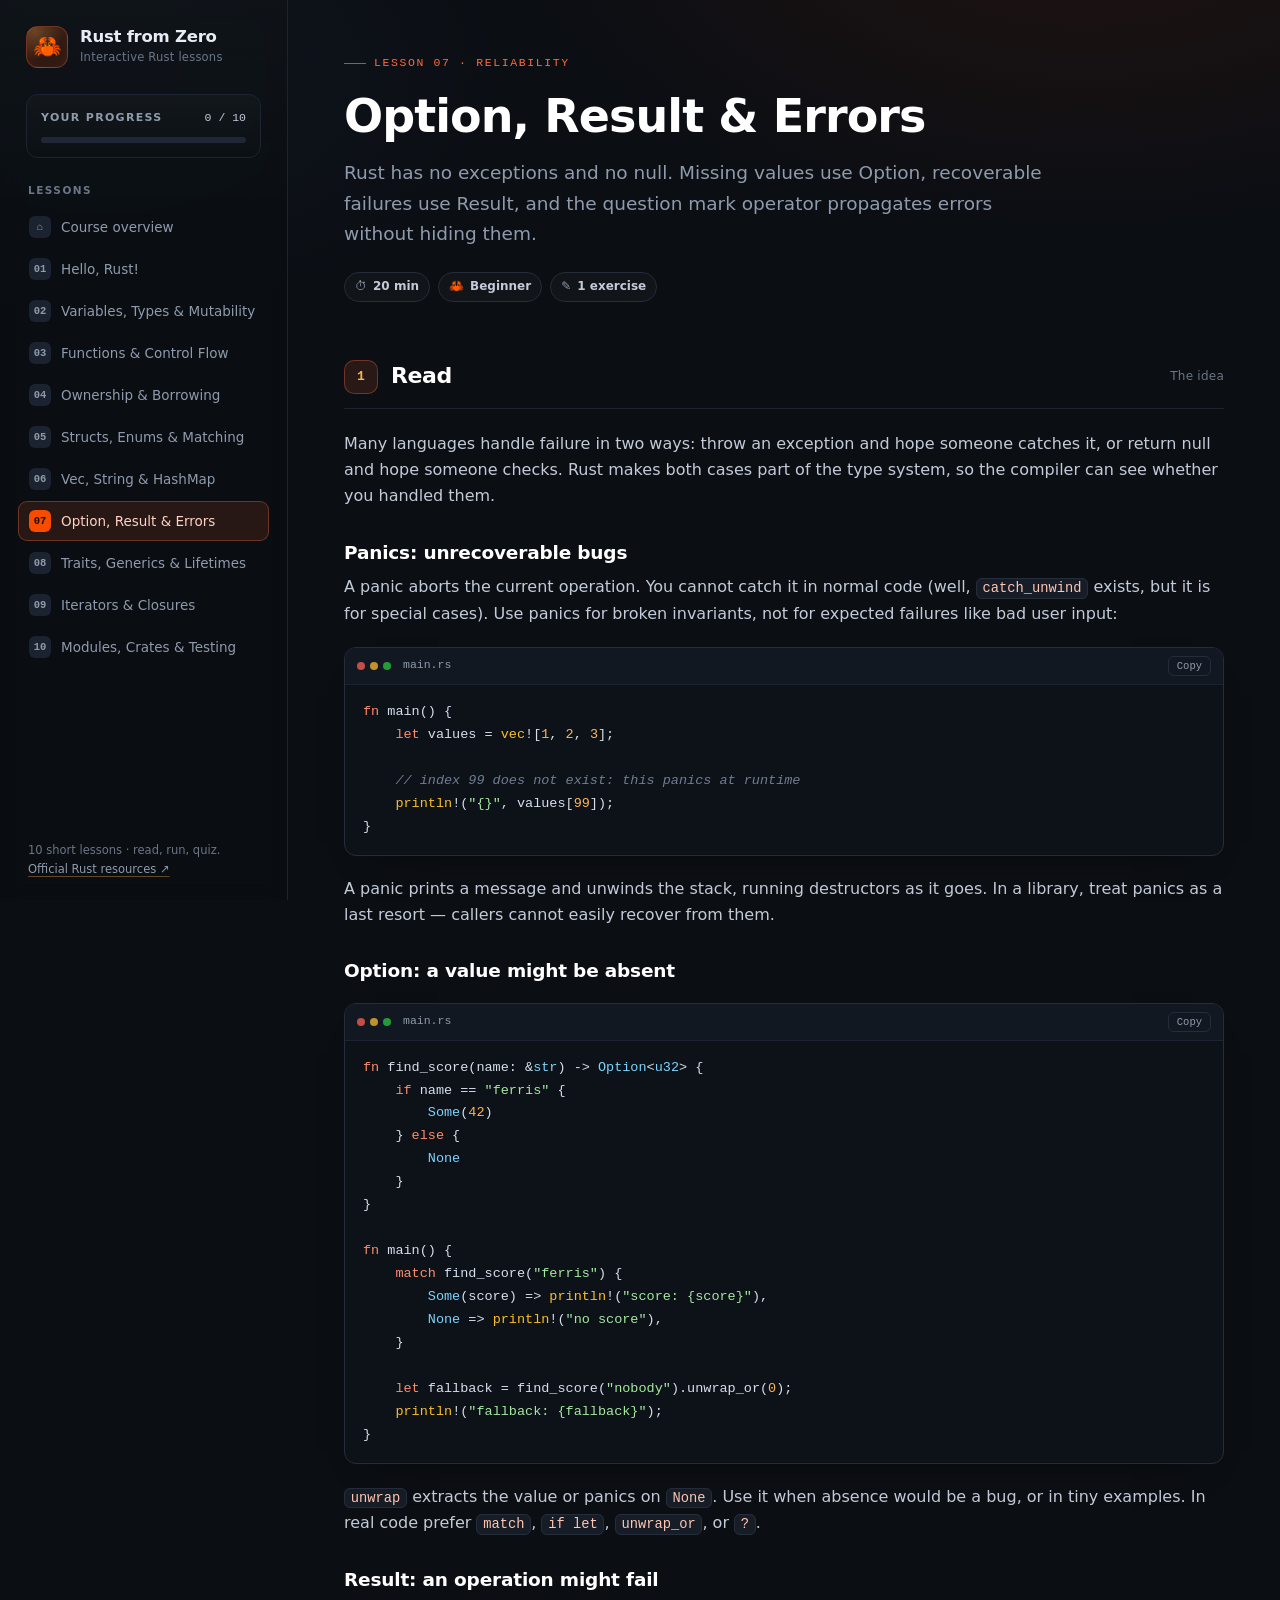
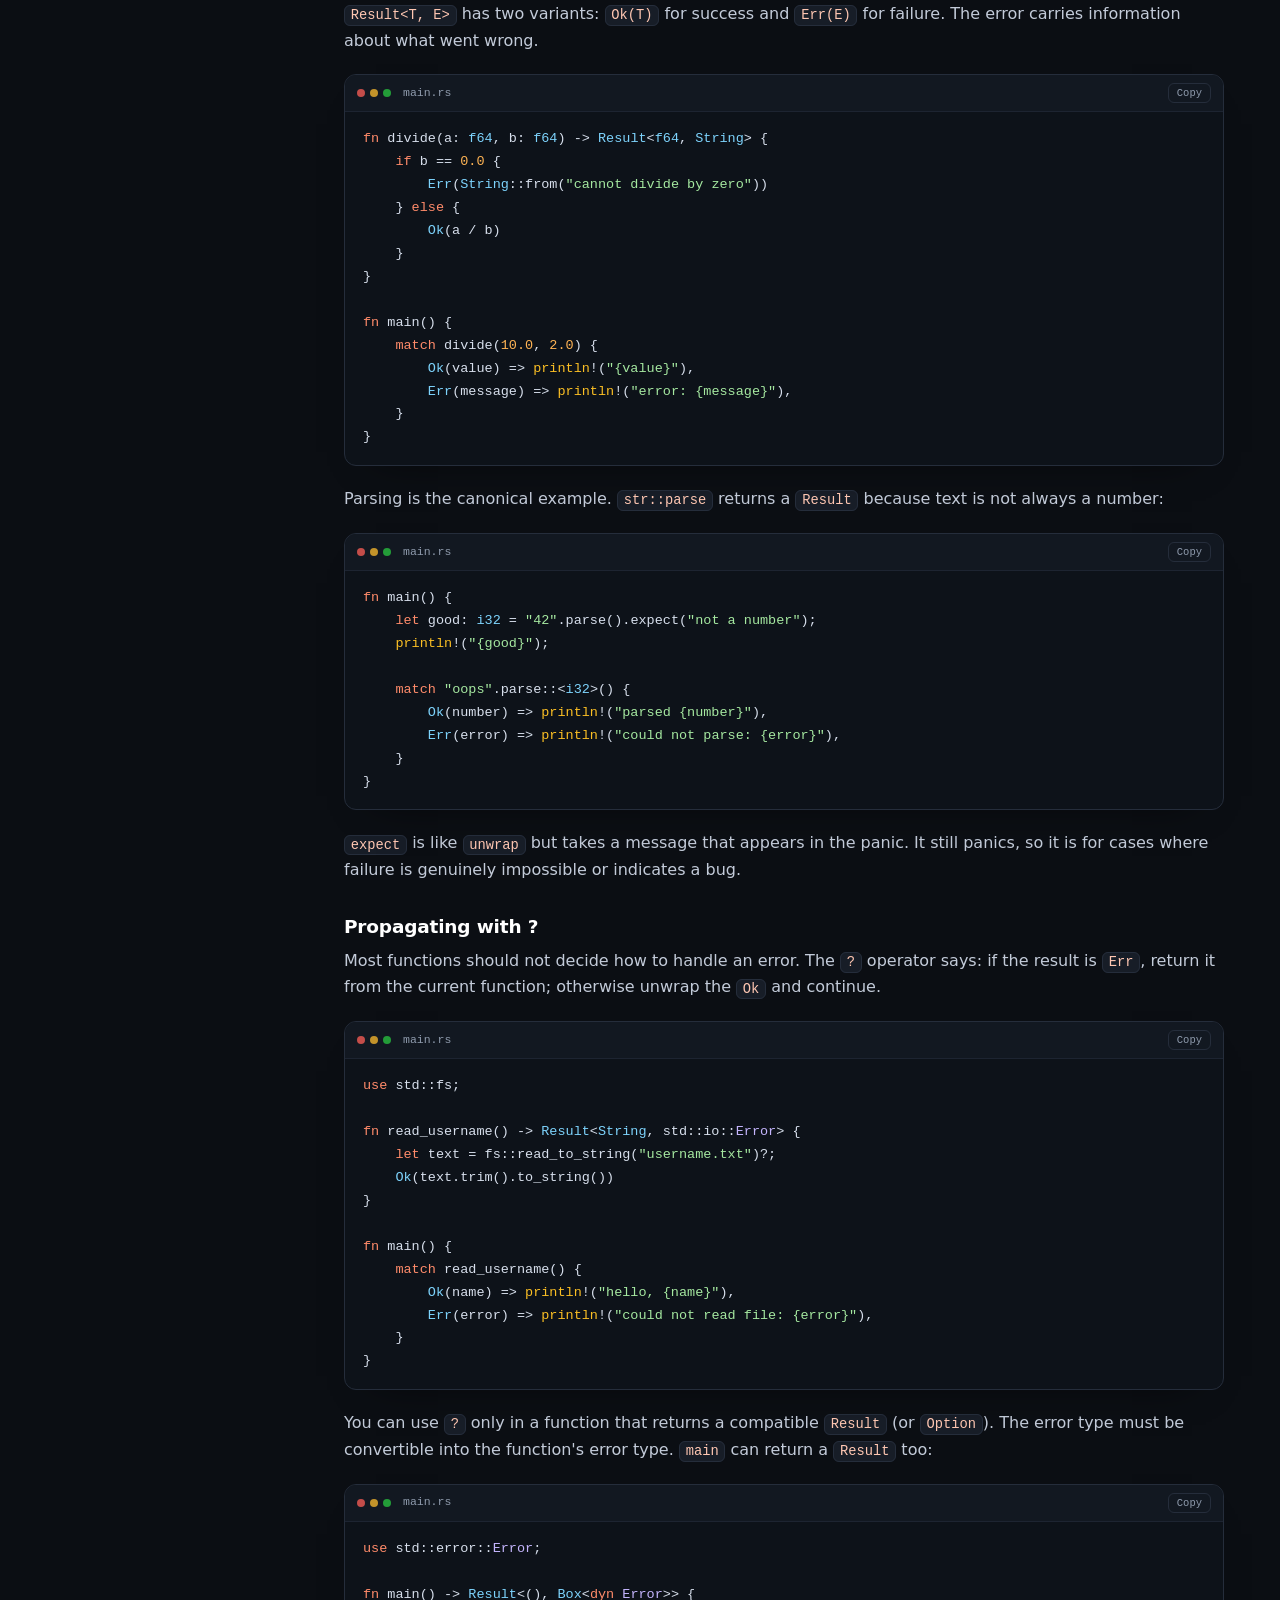
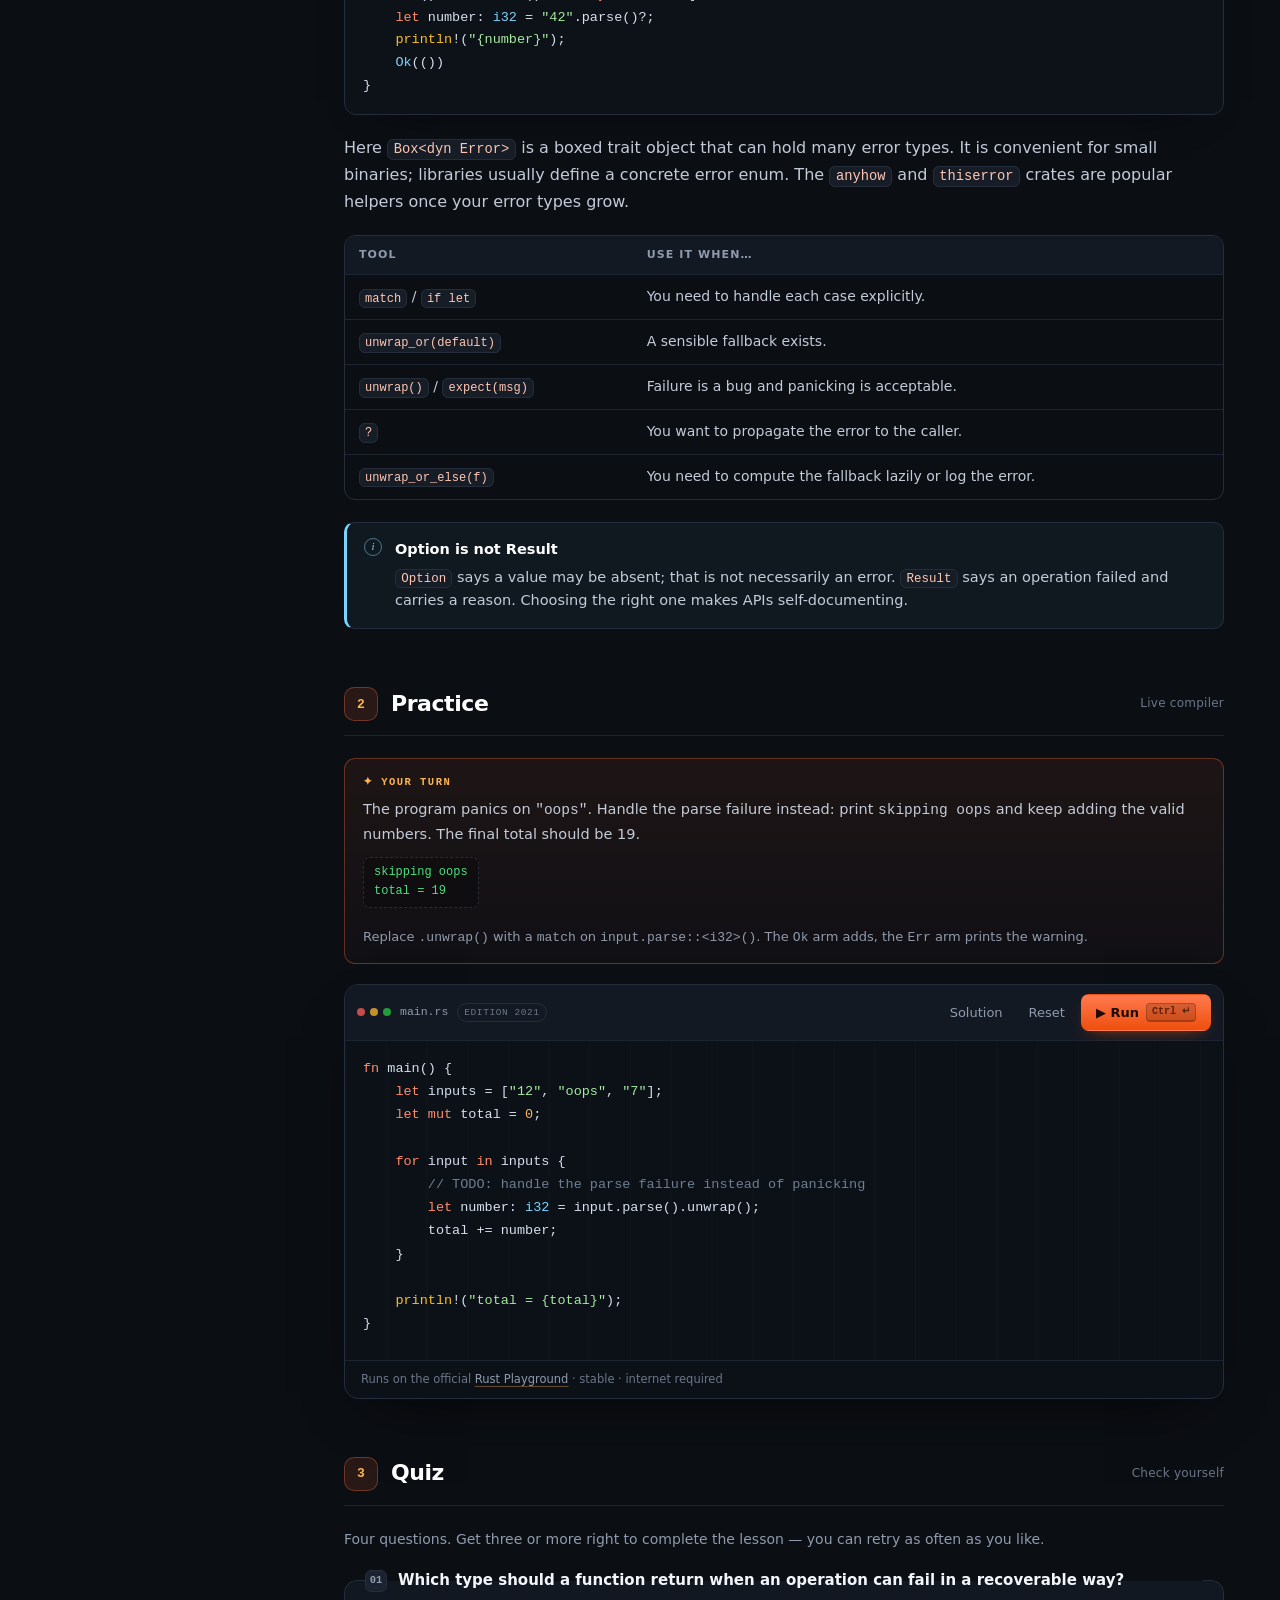
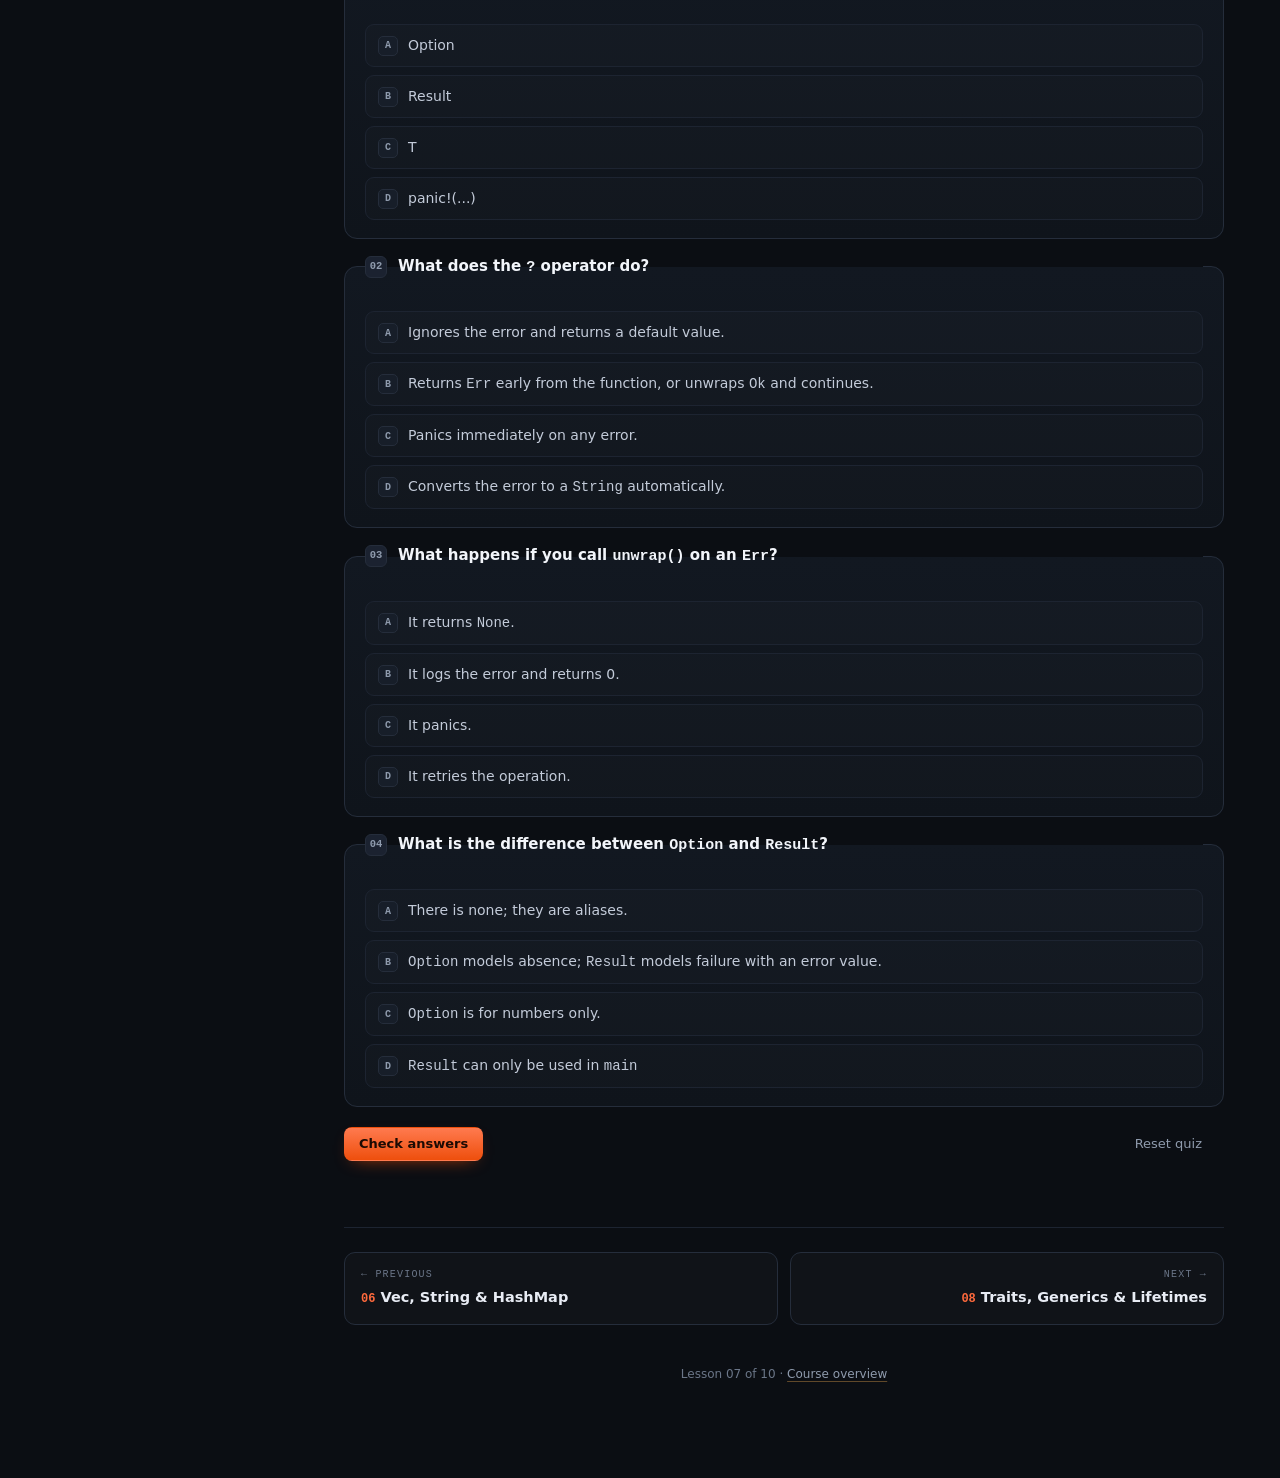
<file: lessons/07-error-handling.html>
<!doctype html>
<html lang="en">
<head>
<meta charset="utf-8">
<meta name="viewport" content="width=device-width, initial-scale=1">
<title>07 · Option, Result &amp; Errors — Rust from Zero</title>
<meta name="description" content="Rust has no exceptions and no null. Missing values use Option, recoverable failures use Result, and the question mark operator propagates errors without hiding them.">
<meta name="color-scheme" content="dark">
<meta name="theme-color" content="#0b0e13">
<link rel="icon" href="data:image/svg+xml,%3Csvg xmlns='http://www.w3.org/2000/svg' viewBox='0 0 100 100'%3E%3Ctext y='.9em' font-size='90'%3E%F0%9F%A6%80%3C/text%3E%3C/svg%3E">
<link rel="stylesheet" href="../assets/site.css">
</head>
<body data-lesson="07" data-total="10">
<div class="read-progress" aria-hidden="true"><span></span></div>
<div class="shell">
<aside class="sidebar" id="sidebar">
<a class="brand" href="../index.html">
  <span class="brand-mark" aria-hidden="true">🦀</span>
  <span><span class="brand-name">Rust from Zero</span><span class="brand-sub">Interactive Rust lessons</span></span>
</a>
<div class="side-progress">
  <div class="side-progress-top"><span class="side-progress-label">Your progress</span><span class="side-progress-count" data-progress-count>0 / 10</span></div>
  <div class="progress-track" data-progress-track role="progressbar" aria-label="Course progress" aria-valuemin="0" aria-valuemax="10" aria-valuenow="0"><span class="progress-fill" data-progress-fill></span></div>
</div>
<p class="nav-label">Lessons</p>
<nav class="nav" aria-label="Lessons">
<a href="../index.html"><span class="nav-num" aria-hidden="true">⌂</span><span>Course overview</span></a>
<a href="../lessons/01-hello-rust.html" data-lesson-link="01"><span class="nav-num" aria-hidden="true">01</span><span>Hello, Rust!</span><span class="nav-check" aria-hidden="true">✓</span></a>
<a href="../lessons/02-variables-and-types.html" data-lesson-link="02"><span class="nav-num" aria-hidden="true">02</span><span>Variables, Types & Mutability</span><span class="nav-check" aria-hidden="true">✓</span></a>
<a href="../lessons/03-functions-and-control-flow.html" data-lesson-link="03"><span class="nav-num" aria-hidden="true">03</span><span>Functions & Control Flow</span><span class="nav-check" aria-hidden="true">✓</span></a>
<a href="../lessons/04-ownership-and-borrowing.html" data-lesson-link="04"><span class="nav-num" aria-hidden="true">04</span><span>Ownership & Borrowing</span><span class="nav-check" aria-hidden="true">✓</span></a>
<a href="../lessons/05-structs-enums-matching.html" data-lesson-link="05"><span class="nav-num" aria-hidden="true">05</span><span>Structs, Enums & Matching</span><span class="nav-check" aria-hidden="true">✓</span></a>
<a href="../lessons/06-collections.html" data-lesson-link="06"><span class="nav-num" aria-hidden="true">06</span><span>Vec, String & HashMap</span><span class="nav-check" aria-hidden="true">✓</span></a>
<a href="../lessons/07-error-handling.html" data-lesson-link="07" class="active" aria-current="page"><span class="nav-num" aria-hidden="true">07</span><span>Option, Result & Errors</span><span class="nav-check" aria-hidden="true">✓</span></a>
<a href="../lessons/08-traits-generics-lifetimes.html" data-lesson-link="08"><span class="nav-num" aria-hidden="true">08</span><span>Traits, Generics & Lifetimes</span><span class="nav-check" aria-hidden="true">✓</span></a>
<a href="../lessons/09-iterators-and-closures.html" data-lesson-link="09"><span class="nav-num" aria-hidden="true">09</span><span>Iterators & Closures</span><span class="nav-check" aria-hidden="true">✓</span></a>
<a href="../lessons/10-modules-and-testing.html" data-lesson-link="10"><span class="nav-num" aria-hidden="true">10</span><span>Modules, Crates & Testing</span><span class="nav-check" aria-hidden="true">✓</span></a>
</nav>
<div class="side-foot">10 short lessons · read, run, quiz.<br><a href="https://www.rust-lang.org/learn" target="_blank" rel="noopener">Official Rust resources ↗</a></div>
</aside>
<div class="scrim"></div>
<main class="main">
<header class="topbar">
<button class="menu-btn" type="button" aria-label="Open lesson menu" aria-controls="sidebar" aria-expanded="false">☰</button>
<span class="topbar-title">Rust from Zero</span>
<span class="brand-mark" aria-hidden="true">🦀</span>
</header>
<div class="content">
<header class="lesson-hero">
<span class="eyebrow">Lesson 07 · Reliability</span>
<h1 class="lesson-title">Option, Result & Errors</h1>
<p class="lede">Rust has no exceptions and no null. Missing values use Option, recoverable failures use Result, and the question mark operator propagates errors without hiding them.</p>
<div class="lesson-meta">
<span class="pill">⏱ <strong>20 min</strong></span>
<span class="pill">🦀 <strong>Beginner</strong></span>
<span class="pill">✎ <strong>1 exercise</strong></span>
<span class="pill" data-complete-pill hidden>✓ <strong>Completed</strong></span>
</div>
</header>
<section class="lesson-block" id="read">
<div class="block-head"><span class="step-badge" aria-hidden="true">1</span><h2>Read</h2><span class="block-sub">The idea</span></div>
<div class="prose"><p>Many languages handle failure in two ways: throw an exception and hope someone catches it, or return null and hope someone checks. Rust makes both cases part of the type system, so the compiler can see whether you handled them.</p>
<h3>Panics: unrecoverable bugs</h3>
<p>A panic aborts the current operation. You cannot catch it in normal code (well, <code>catch_unwind</code> exists, but it is for special cases). Use panics for broken invariants, not for expected failures like bad user input:</p>
<div class="codeblock">
<div class="codeblock-head"><span class="codeblock-dots" aria-hidden="true"><i></i><i></i><i></i></span><span>main.rs</span></div>
<pre><code class="rust">fn main() {
    let values = vec![1, 2, 3];

    // index 99 does not exist: this panics at runtime
    println!(&quot;{}&quot;, values[99]);
}</code></pre>
</div>
<p>A panic prints a message and unwinds the stack, running destructors as it goes. In a library, treat panics as a last resort — callers cannot easily recover from them.</p>
<h3>Option: a value might be absent</h3>
<div class="codeblock">
<div class="codeblock-head"><span class="codeblock-dots" aria-hidden="true"><i></i><i></i><i></i></span><span>main.rs</span></div>
<pre><code class="rust">fn find_score(name: &amp;str) -&gt; Option&lt;u32&gt; {
    if name == &quot;ferris&quot; {
        Some(42)
    } else {
        None
    }
}

fn main() {
    match find_score(&quot;ferris&quot;) {
        Some(score) =&gt; println!(&quot;score: {score}&quot;),
        None =&gt; println!(&quot;no score&quot;),
    }

    let fallback = find_score(&quot;nobody&quot;).unwrap_or(0);
    println!(&quot;fallback: {fallback}&quot;);
}</code></pre>
</div>
<p><code>unwrap</code> extracts the value or panics on <code>None</code>. Use it when absence would be a bug, or in tiny examples. In real code prefer <code>match</code>, <code>if let</code>, <code>unwrap_or</code>, or <code>?</code>.</p>
<h3>Result: an operation might fail</h3>
<p><code>Result&lt;T, E&gt;</code> has two variants: <code>Ok(T)</code> for success and <code>Err(E)</code> for failure. The error carries information about what went wrong.</p>
<div class="codeblock">
<div class="codeblock-head"><span class="codeblock-dots" aria-hidden="true"><i></i><i></i><i></i></span><span>main.rs</span></div>
<pre><code class="rust">fn divide(a: f64, b: f64) -&gt; Result&lt;f64, String&gt; {
    if b == 0.0 {
        Err(String::from(&quot;cannot divide by zero&quot;))
    } else {
        Ok(a / b)
    }
}

fn main() {
    match divide(10.0, 2.0) {
        Ok(value) =&gt; println!(&quot;{value}&quot;),
        Err(message) =&gt; println!(&quot;error: {message}&quot;),
    }
}</code></pre>
</div>
<p>Parsing is the canonical example. <code>str::parse</code> returns a <code>Result</code> because text is not always a number:</p>
<div class="codeblock">
<div class="codeblock-head"><span class="codeblock-dots" aria-hidden="true"><i></i><i></i><i></i></span><span>main.rs</span></div>
<pre><code class="rust">fn main() {
    let good: i32 = &quot;42&quot;.parse().expect(&quot;not a number&quot;);
    println!(&quot;{good}&quot;);

    match &quot;oops&quot;.parse::&lt;i32&gt;() {
        Ok(number) =&gt; println!(&quot;parsed {number}&quot;),
        Err(error) =&gt; println!(&quot;could not parse: {error}&quot;),
    }
}</code></pre>
</div>
<p><code>expect</code> is like <code>unwrap</code> but takes a message that appears in the panic. It still panics, so it is for cases where failure is genuinely impossible or indicates a bug.</p>
<h3>Propagating with ?</h3>
<p>Most functions should not decide how to handle an error. The <code>?</code> operator says: if the result is <code>Err</code>, return it from the current function; otherwise unwrap the <code>Ok</code> and continue.</p>
<div class="codeblock">
<div class="codeblock-head"><span class="codeblock-dots" aria-hidden="true"><i></i><i></i><i></i></span><span>main.rs</span></div>
<pre><code class="rust">use std::fs;

fn read_username() -&gt; Result&lt;String, std::io::Error&gt; {
    let text = fs::read_to_string(&quot;username.txt&quot;)?;
    Ok(text.trim().to_string())
}

fn main() {
    match read_username() {
        Ok(name) =&gt; println!(&quot;hello, {name}&quot;),
        Err(error) =&gt; println!(&quot;could not read file: {error}&quot;),
    }
}</code></pre>
</div>
<p>You can use <code>?</code> only in a function that returns a compatible <code>Result</code> (or <code>Option</code>). The error type must be convertible into the function's error type. <code>main</code> can return a <code>Result</code> too:</p>
<div class="codeblock">
<div class="codeblock-head"><span class="codeblock-dots" aria-hidden="true"><i></i><i></i><i></i></span><span>main.rs</span></div>
<pre><code class="rust">use std::error::Error;

fn main() -&gt; Result&lt;(), Box&lt;dyn Error&gt;&gt; {
    let number: i32 = &quot;42&quot;.parse()?;
    println!(&quot;{number}&quot;);
    Ok(())
}</code></pre>
</div>
<p>Here <code>Box&lt;dyn Error&gt;</code> is a boxed trait object that can hold many error types. It is convenient for small binaries; libraries usually define a concrete error enum. The <code>anyhow</code> and <code>thiserror</code> crates are popular helpers once your error types grow.</p>
<div class="table-wrap"><table>
<thead><tr><th>Tool</th><th>Use it when…</th></tr></thead>
<tbody><tr><td><code>match</code> / <code>if let</code></td><td>You need to handle each case explicitly.</td></tr><tr><td><code>unwrap_or(default)</code></td><td>A sensible fallback exists.</td></tr><tr><td><code>unwrap()</code> / <code>expect(msg)</code></td><td>Failure is a bug and panicking is acceptable.</td></tr><tr><td><code>?</code></td><td>You want to propagate the error to the caller.</td></tr><tr><td><code>unwrap_or_else(f)</code></td><td>You need to compute the fallback lazily or log the error.</td></tr></tbody>
</table></div>
<div class="callout note">
<span class="callout-title">Option is not Result</span>
<p><code>Option</code> says a value may be absent; that is not necessarily an error. <code>Result</code> says an operation failed and carries a reason. Choosing the right one makes APIs self-documenting.</p>
</div></div>
</section>
<section class="lesson-block" id="practice">
<div class="block-head"><span class="step-badge" aria-hidden="true">2</span><h2>Practice</h2><span class="block-sub">Live compiler</span></div>
<div class="task">
<span class="task-label">✦ Your turn</span><p>The program panics on <code>&quot;oops&quot;</code>. Handle the parse failure instead: print <code>skipping oops</code> and keep adding the valid numbers. The final total should be 19.</p>
<span class="expected" aria-label="Expected output">skipping oops
total = 19</span>
<p class="hint">Replace <code>.unwrap()</code> with a <code>match</code> on <code>input.parse::&lt;i32&gt;()</code>. The <code>Ok</code> arm adds, the <code>Err</code> arm prints the warning.</p>
</div>
<div class="playground">
<div class="pg-head">
  <div class="pg-title"><span class="pg-dots" aria-hidden="true"><i></i><i></i><i></i></span>main.rs <span class="pg-badge">edition 2021</span></div>
  <div class="pg-actions">
    <button type="button" class="btn btn-ghost pg-solution">Solution</button>
    <button type="button" class="btn btn-ghost pg-reset">Reset</button>
    <button type="button" class="btn btn-primary pg-run"><span class="run-label">▶ Run</span> <kbd>Ctrl ↵</kbd></button>
  </div>
</div>
<div class="editor">
  <pre class="editor-highlight" aria-hidden="true"><code class="rust"></code></pre>
  <textarea class="editor-input" spellcheck="false" wrap="off" autocapitalize="off" autocomplete="off" aria-label="Rust code editor">fn main() {
    let inputs = [&quot;12&quot;, &quot;oops&quot;, &quot;7&quot;];
    let mut total = 0;

    for input in inputs {
        // TODO: handle the parse failure instead of panicking
        let number: i32 = input.parse().unwrap();
        total += number;
    }

    println!(&quot;total = {total}&quot;);
}</textarea>
</div>
<div class="pg-output" hidden>
  <div class="pg-output-head"><span>Output</span><span class="pg-status idle">ready</span></div>
  <pre class="pg-out" aria-live="polite"></pre>
  <div class="pg-verdict" role="status"></div>
  <div class="pg-warn" hidden>
    <div class="pg-output-head"><span>Compiler notes</span></div>
    <pre></pre>
  </div>
</div>
<div class="pg-note">Runs on the official <a href="https://play.rust-lang.org" target="_blank" rel="noopener">Rust Playground</a> · stable · internet required</div>
<script type="text/plain" class="pg-expect">skipping oops
total = 19</script>
<script type="text/plain" class="pg-solution-code">fn main() {
    let inputs = ["12", "oops", "7"];
    let mut total = 0;

    for input in inputs {
        match input.parse::<i32>() {
            Ok(number) => total += number,
            Err(_) => println!("skipping {input}"),
        }
    }

    println!("total = {total}");
}</script>
</div>
</section>
<section class="lesson-block" id="quiz">
<div class="block-head"><span class="step-badge" aria-hidden="true">3</span><h2>Quiz</h2><span class="block-sub">Check yourself</span></div>
<div class="prose quiz-intro"><p>Four questions. Get three or more right to complete the lesson — you can retry as often as you like.</p></div>
<div class="quiz">
<fieldset class="quiz-q" data-answer="1">
<legend><span class="q-num" aria-hidden="true">01</span><span>Which type should a function return when an operation can fail in a recoverable way?</span></legend>
<div class="options"><label class="opt">
<input type="radio" name="q07_0" value="0">
<span class="opt-key" aria-hidden="true">A</span>
<span class="opt-text">Option<T></span>
</label><label class="opt">
<input type="radio" name="q07_0" value="1">
<span class="opt-key" aria-hidden="true">B</span>
<span class="opt-text">Result<T, E></span>
</label><label class="opt">
<input type="radio" name="q07_0" value="2">
<span class="opt-key" aria-hidden="true">C</span>
<span class="opt-text">T</span>
</label><label class="opt">
<input type="radio" name="q07_0" value="3">
<span class="opt-key" aria-hidden="true">D</span>
<span class="opt-text">panic!(...)</span>
</label></div>
<div class="explain" hidden><strong>Why:</strong> <code>Result&lt;T, E&gt;</code> carries either a success value or an error value with details. <code>Option</code> only expresses presence or absence, and a panic cannot be handled by the caller.</div>
</fieldset><fieldset class="quiz-q" data-answer="1">
<legend><span class="q-num" aria-hidden="true">02</span><span>What does the <code>?</code> operator do?</span></legend>
<div class="options"><label class="opt">
<input type="radio" name="q07_1" value="0">
<span class="opt-key" aria-hidden="true">A</span>
<span class="opt-text">Ignores the error and returns a default value.</span>
</label><label class="opt">
<input type="radio" name="q07_1" value="1">
<span class="opt-key" aria-hidden="true">B</span>
<span class="opt-text">Returns <code>Err</code> early from the function, or unwraps <code>Ok</code> and continues.</span>
</label><label class="opt">
<input type="radio" name="q07_1" value="2">
<span class="opt-key" aria-hidden="true">C</span>
<span class="opt-text">Panics immediately on any error.</span>
</label><label class="opt">
<input type="radio" name="q07_1" value="3">
<span class="opt-key" aria-hidden="true">D</span>
<span class="opt-text">Converts the error to a <code>String</code> automatically.</span>
</label></div>
<div class="explain" hidden><strong>Why:</strong> <code>?</code> propagates the error to the caller using the <code>From</code> conversion, so the function's error type must be compatible. It replaces a lot of boilerplate <code>match</code> expressions.</div>
</fieldset><fieldset class="quiz-q" data-answer="2">
<legend><span class="q-num" aria-hidden="true">03</span><span>What happens if you call <code>unwrap()</code> on an <code>Err</code>?</span></legend>
<div class="options"><label class="opt">
<input type="radio" name="q07_2" value="0">
<span class="opt-key" aria-hidden="true">A</span>
<span class="opt-text">It returns <code>None</code>.</span>
</label><label class="opt">
<input type="radio" name="q07_2" value="1">
<span class="opt-key" aria-hidden="true">B</span>
<span class="opt-text">It logs the error and returns 0.</span>
</label><label class="opt">
<input type="radio" name="q07_2" value="2">
<span class="opt-key" aria-hidden="true">C</span>
<span class="opt-text">It panics.</span>
</label><label class="opt">
<input type="radio" name="q07_2" value="3">
<span class="opt-key" aria-hidden="true">D</span>
<span class="opt-text">It retries the operation.</span>
</label></div>
<div class="explain" hidden><strong>Why:</strong> <code>unwrap</code> panics on <code>Err</code> (and <code>None</code>). That is acceptable in tests and examples, but user input and I/O should be handled or propagated.</div>
</fieldset><fieldset class="quiz-q" data-answer="1">
<legend><span class="q-num" aria-hidden="true">04</span><span>What is the difference between <code>Option</code> and <code>Result</code>?</span></legend>
<div class="options"><label class="opt">
<input type="radio" name="q07_3" value="0">
<span class="opt-key" aria-hidden="true">A</span>
<span class="opt-text">There is none; they are aliases.</span>
</label><label class="opt">
<input type="radio" name="q07_3" value="1">
<span class="opt-key" aria-hidden="true">B</span>
<span class="opt-text"><code>Option</code> models absence; <code>Result</code> models failure with an error value.</span>
</label><label class="opt">
<input type="radio" name="q07_3" value="2">
<span class="opt-key" aria-hidden="true">C</span>
<span class="opt-text"><code>Option</code> is for numbers only.</span>
</label><label class="opt">
<input type="radio" name="q07_3" value="3">
<span class="opt-key" aria-hidden="true">D</span>
<span class="opt-text"><code>Result</code> can only be used in <code>main</code></span>
</label></div>
<div class="explain" hidden><strong>Why:</strong> A missing middle name is <code>Option</code>; a failed file read is <code>Result</code>. The distinction keeps “nothing here” separate from “this went wrong, and here is why”.</div>
</fieldset>
<div class="quiz-actions">
<button type="button" class="btn btn-primary quiz-check">Check answers</button>
<button type="button" class="btn btn-ghost quiz-retry">Reset quiz</button>
<span class="quiz-score" role="status" aria-live="polite"></span>
</div>
</div>
</section>
<nav class="lesson-nav" aria-label="Lesson navigation">
<a class="nav-card" href="06-collections.html"><span class="dir">← Previous</span><span class="name"><span>06</span> Vec, String & HashMap</span></a>
<a class="nav-card next" href="08-traits-generics-lifetimes.html"><span class="dir">Next →</span><span class="name"><span>08</span> Traits, Generics & Lifetimes</span></a>
</nav>
<p class="page-foot">Lesson 07 of 10 · <a href="../index.html">Course overview</a></p>
</div>
</main>
</div>
<script src="../assets/site.js" defer></script>
</body>
</html>
</file>
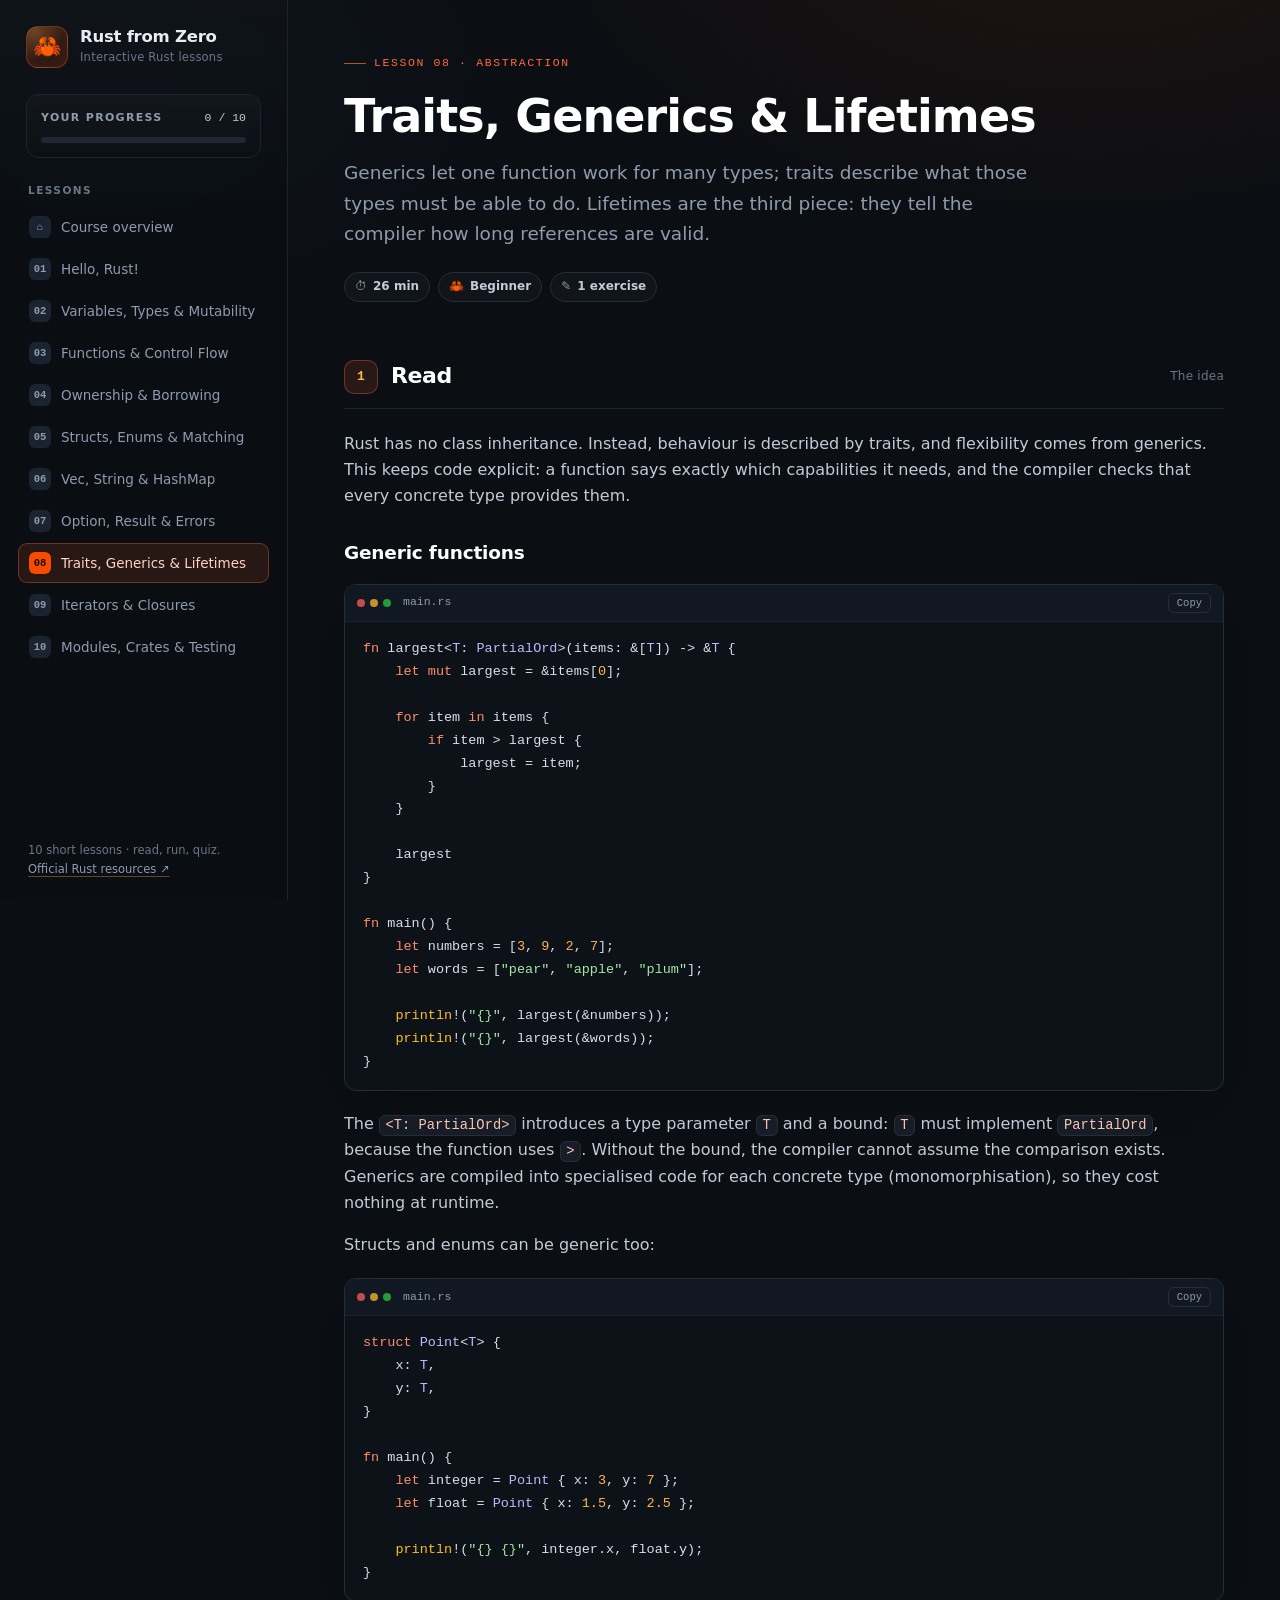
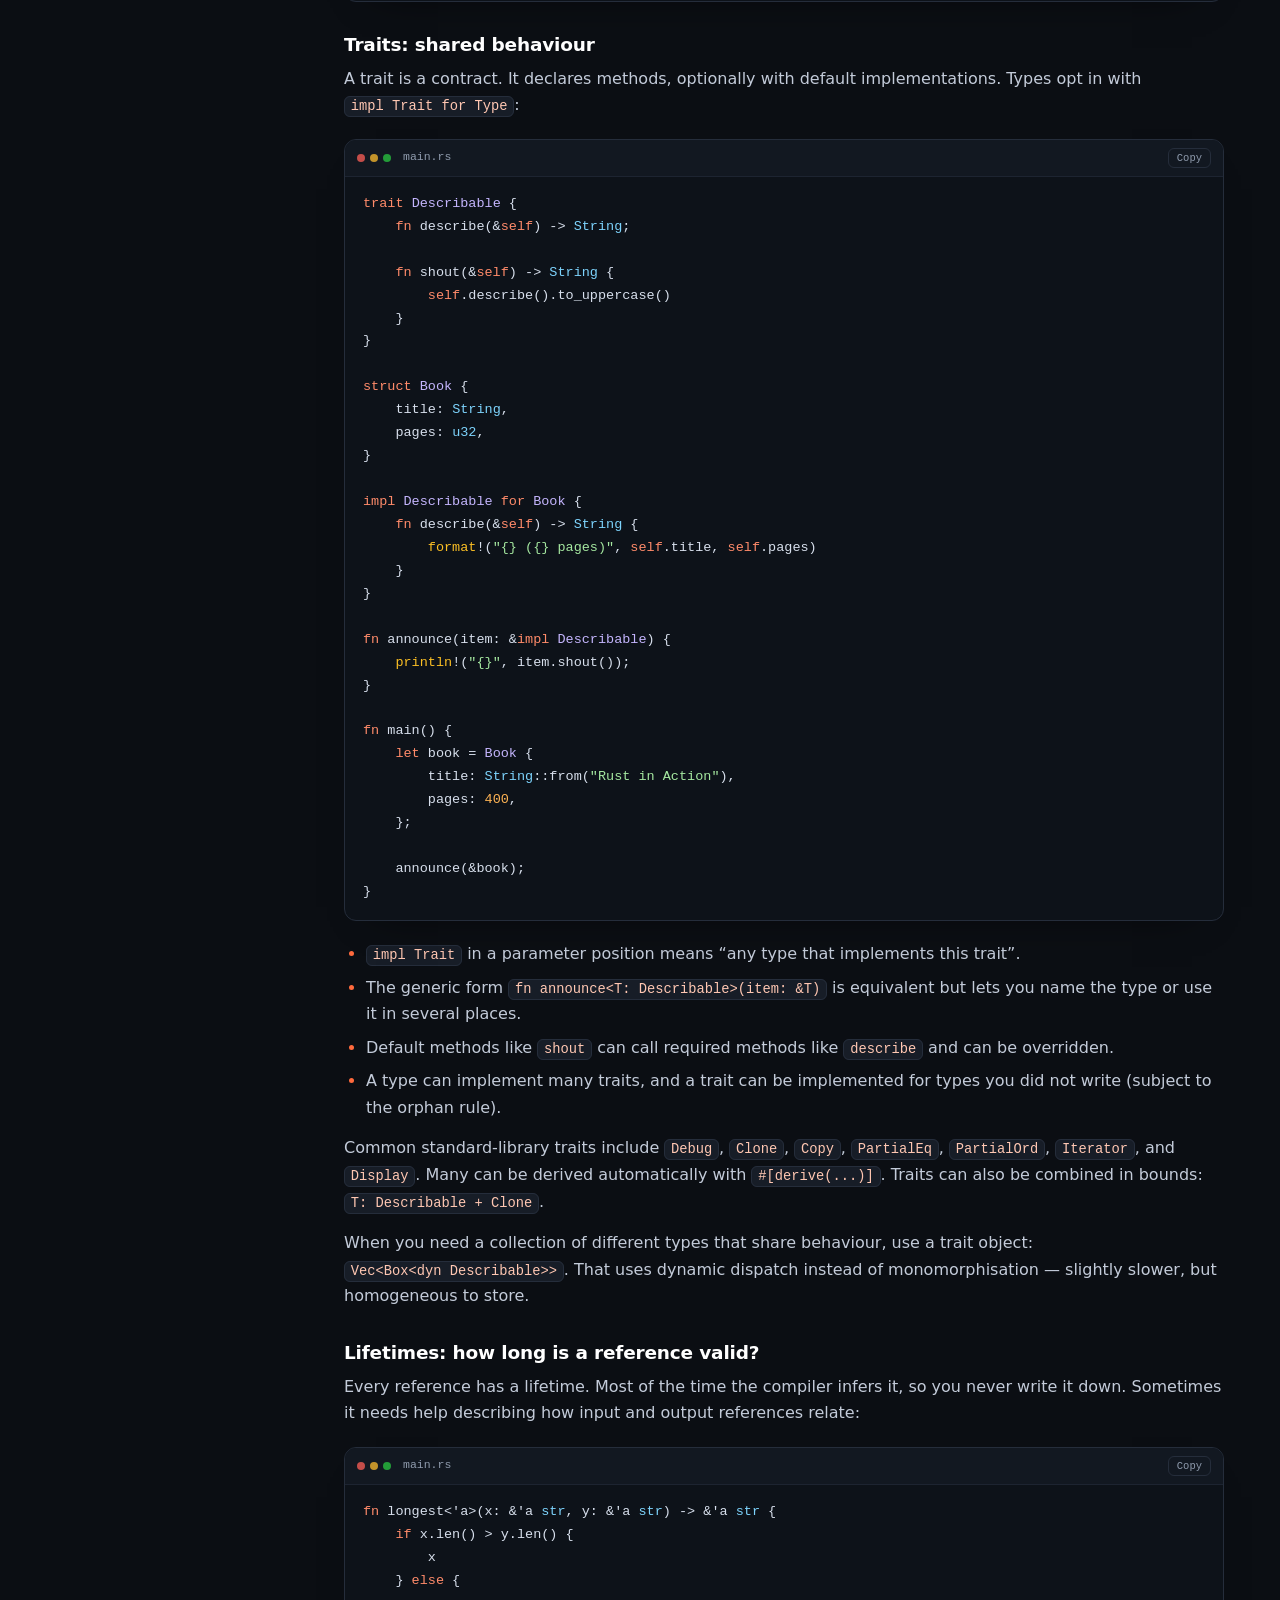
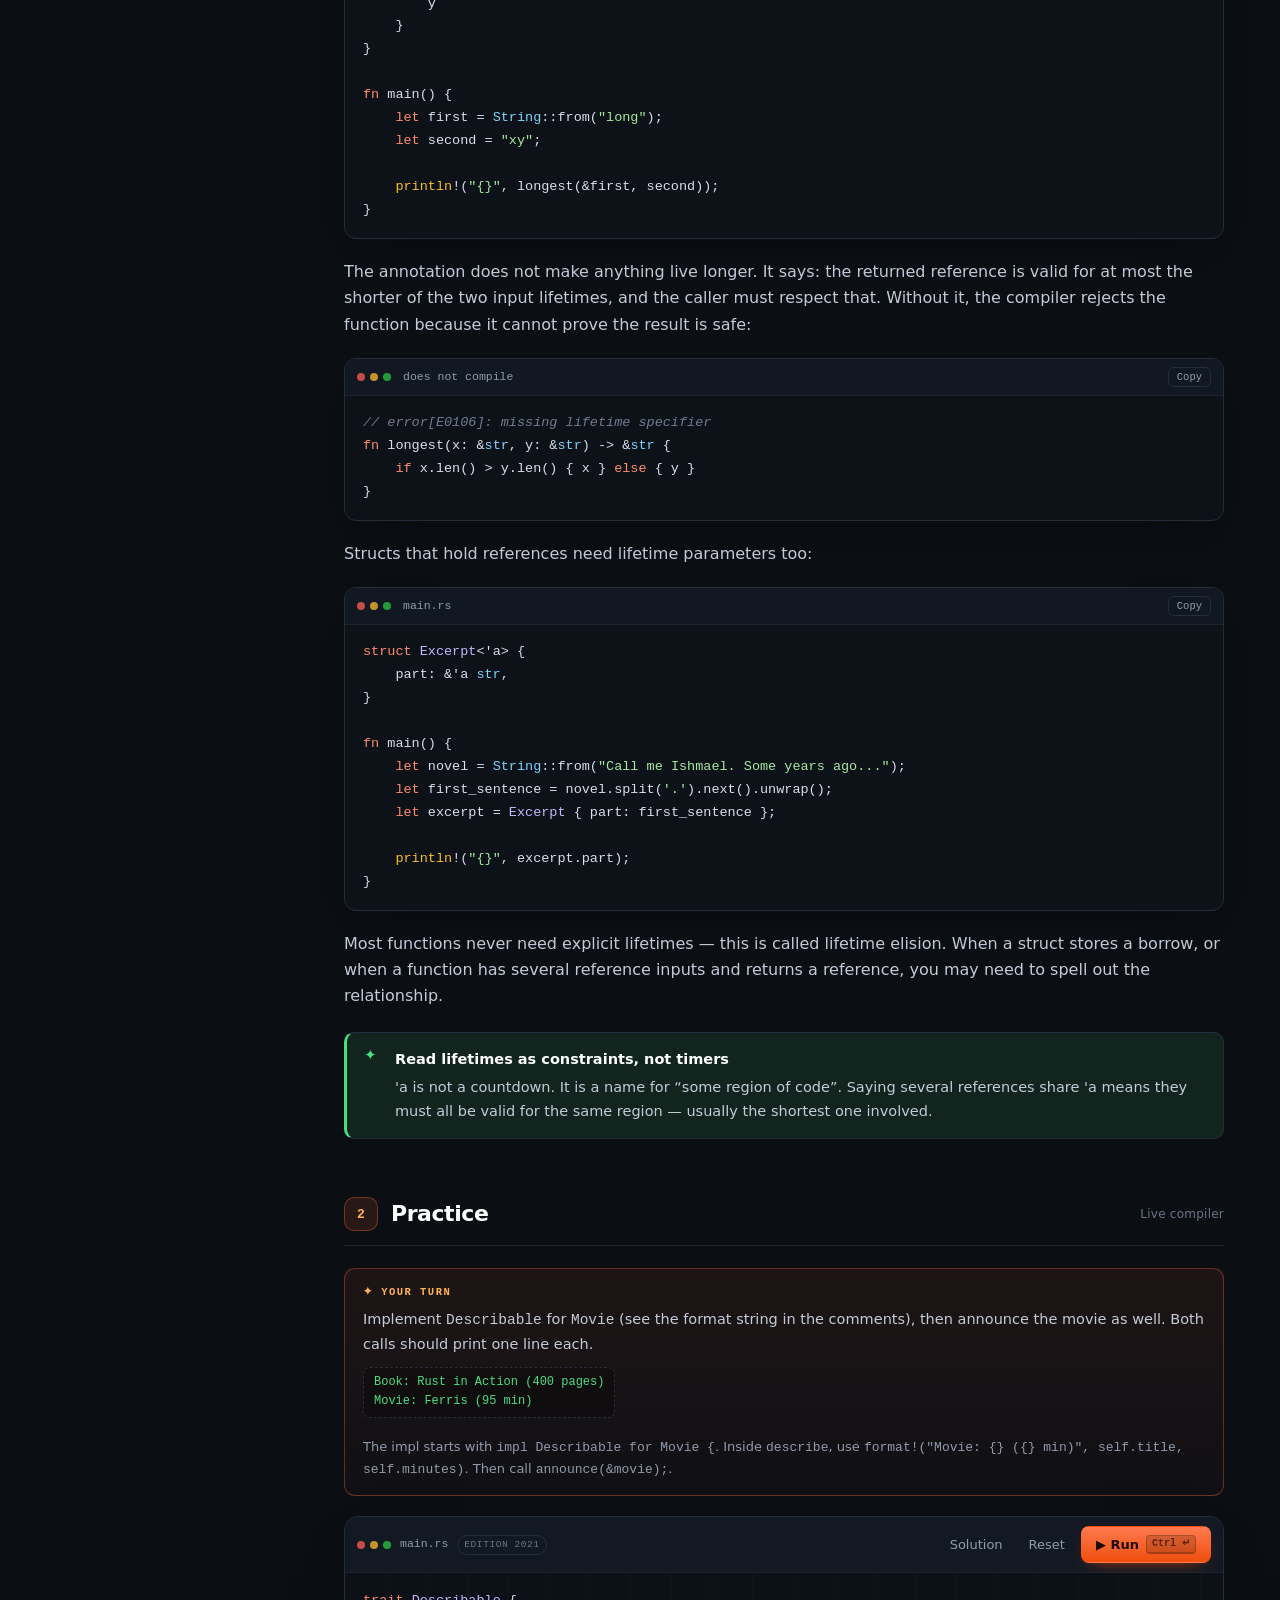
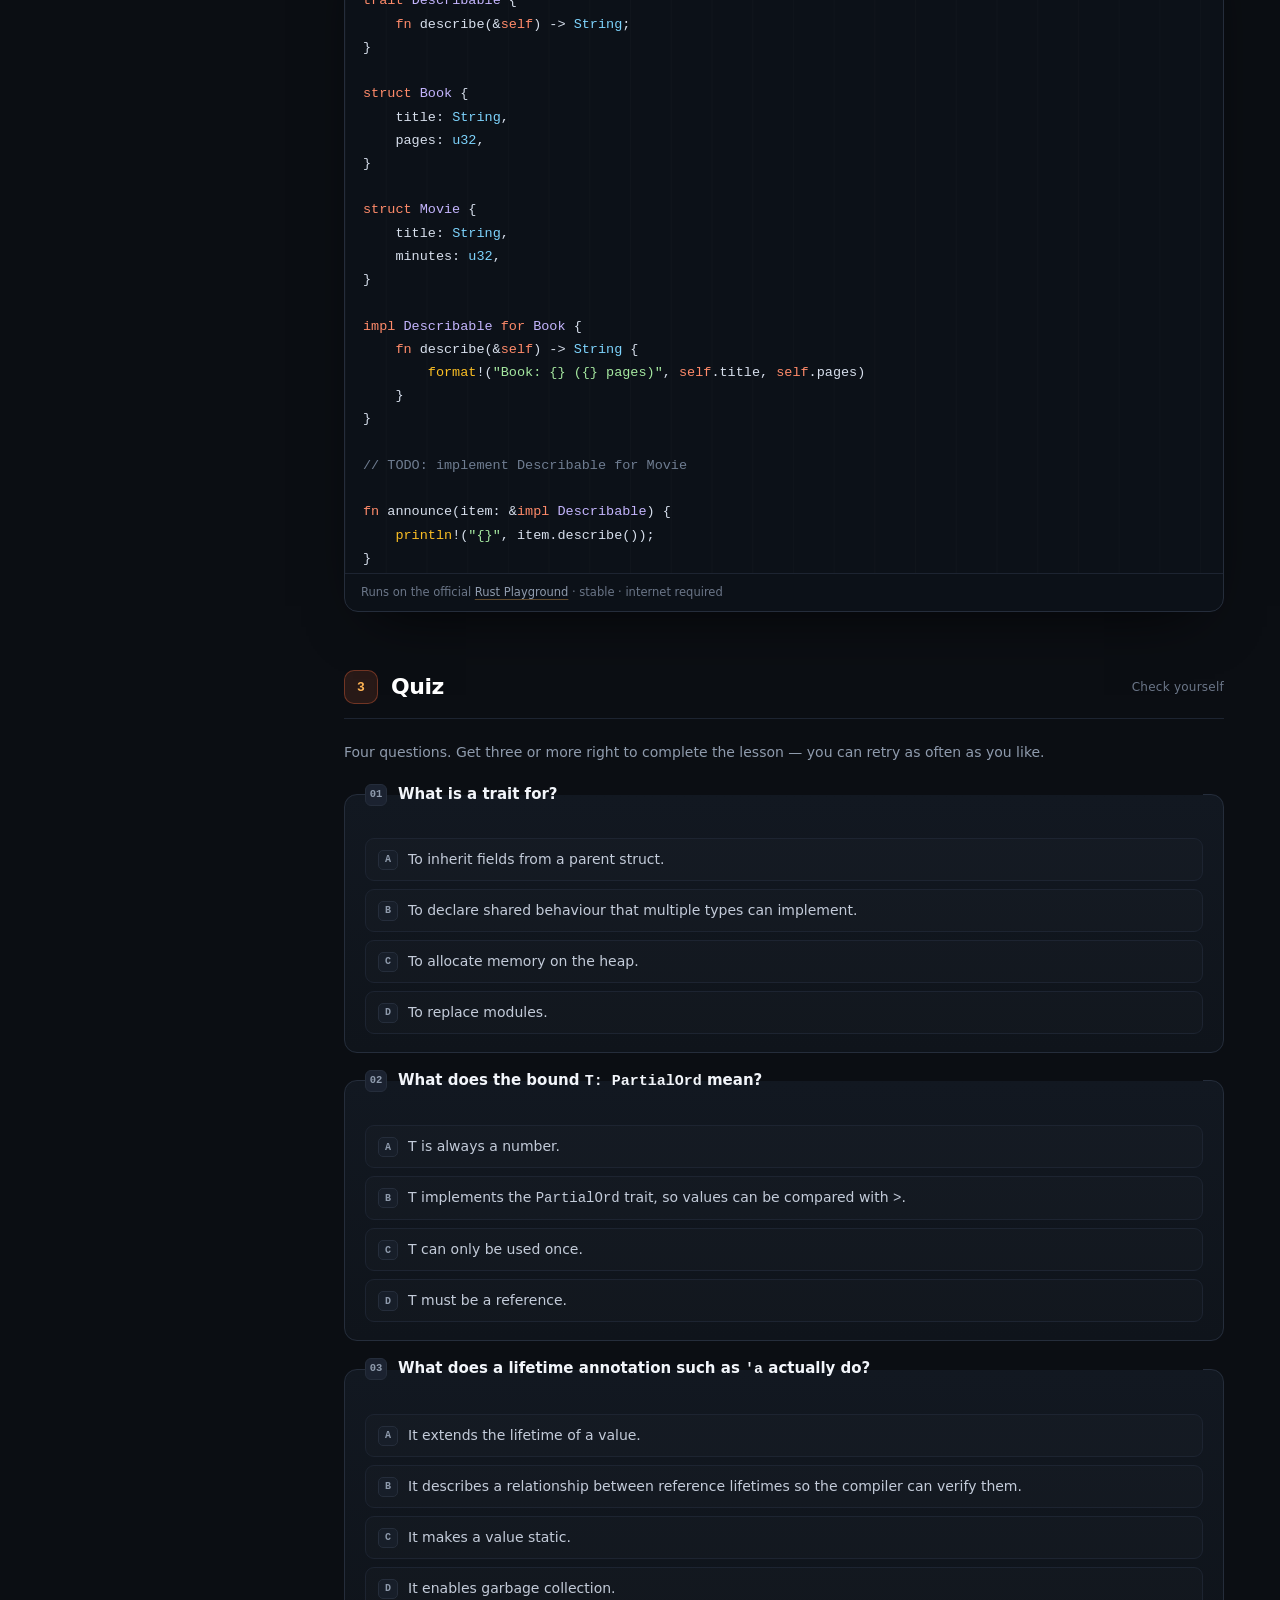
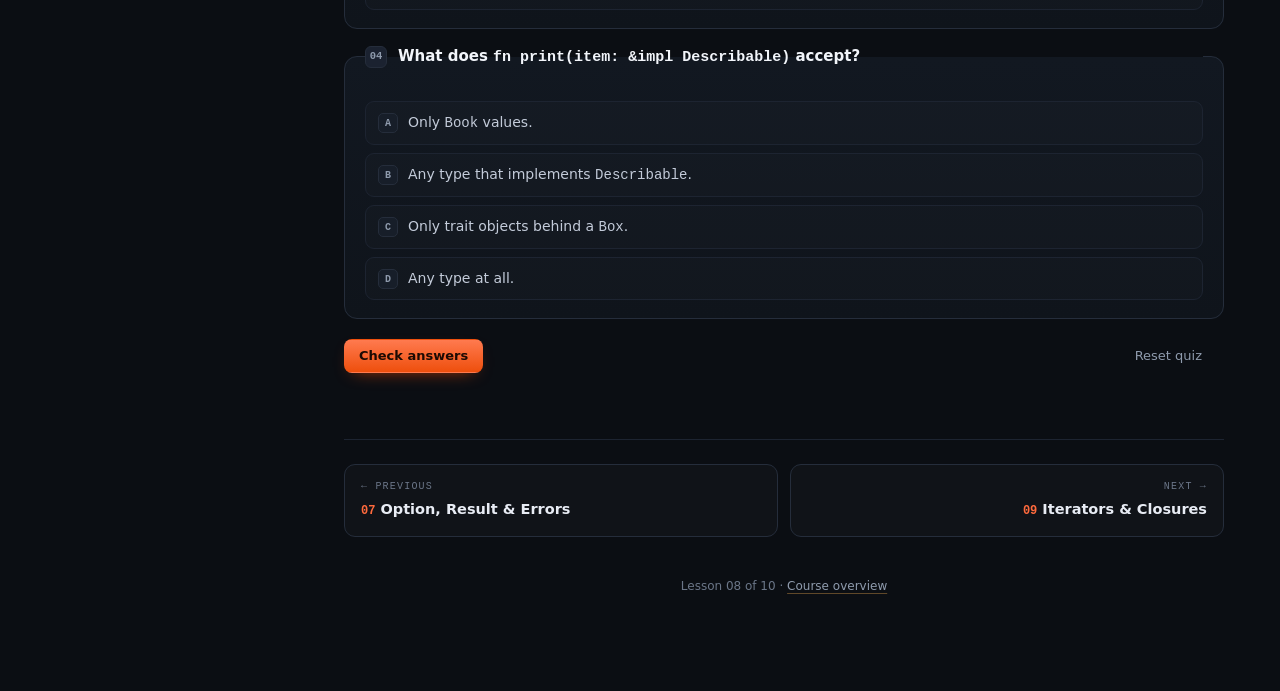
<file: lessons/08-traits-generics-lifetimes.html>
<!doctype html>
<html lang="en">
<head>
<meta charset="utf-8">
<meta name="viewport" content="width=device-width, initial-scale=1">
<title>08 · Traits, Generics &amp; Lifetimes — Rust from Zero</title>
<meta name="description" content="Generics let one function work for many types; traits describe what those types must be able to do. Lifetimes are the third piece: they tell the compiler how long references are valid.">
<meta name="color-scheme" content="dark">
<meta name="theme-color" content="#0b0e13">
<link rel="icon" href="data:image/svg+xml,%3Csvg xmlns='http://www.w3.org/2000/svg' viewBox='0 0 100 100'%3E%3Ctext y='.9em' font-size='90'%3E%F0%9F%A6%80%3C/text%3E%3C/svg%3E">
<link rel="stylesheet" href="../assets/site.css">
</head>
<body data-lesson="08" data-total="10">
<div class="read-progress" aria-hidden="true"><span></span></div>
<div class="shell">
<aside class="sidebar" id="sidebar">
<a class="brand" href="../index.html">
  <span class="brand-mark" aria-hidden="true">🦀</span>
  <span><span class="brand-name">Rust from Zero</span><span class="brand-sub">Interactive Rust lessons</span></span>
</a>
<div class="side-progress">
  <div class="side-progress-top"><span class="side-progress-label">Your progress</span><span class="side-progress-count" data-progress-count>0 / 10</span></div>
  <div class="progress-track" data-progress-track role="progressbar" aria-label="Course progress" aria-valuemin="0" aria-valuemax="10" aria-valuenow="0"><span class="progress-fill" data-progress-fill></span></div>
</div>
<p class="nav-label">Lessons</p>
<nav class="nav" aria-label="Lessons">
<a href="../index.html"><span class="nav-num" aria-hidden="true">⌂</span><span>Course overview</span></a>
<a href="../lessons/01-hello-rust.html" data-lesson-link="01"><span class="nav-num" aria-hidden="true">01</span><span>Hello, Rust!</span><span class="nav-check" aria-hidden="true">✓</span></a>
<a href="../lessons/02-variables-and-types.html" data-lesson-link="02"><span class="nav-num" aria-hidden="true">02</span><span>Variables, Types & Mutability</span><span class="nav-check" aria-hidden="true">✓</span></a>
<a href="../lessons/03-functions-and-control-flow.html" data-lesson-link="03"><span class="nav-num" aria-hidden="true">03</span><span>Functions & Control Flow</span><span class="nav-check" aria-hidden="true">✓</span></a>
<a href="../lessons/04-ownership-and-borrowing.html" data-lesson-link="04"><span class="nav-num" aria-hidden="true">04</span><span>Ownership & Borrowing</span><span class="nav-check" aria-hidden="true">✓</span></a>
<a href="../lessons/05-structs-enums-matching.html" data-lesson-link="05"><span class="nav-num" aria-hidden="true">05</span><span>Structs, Enums & Matching</span><span class="nav-check" aria-hidden="true">✓</span></a>
<a href="../lessons/06-collections.html" data-lesson-link="06"><span class="nav-num" aria-hidden="true">06</span><span>Vec, String & HashMap</span><span class="nav-check" aria-hidden="true">✓</span></a>
<a href="../lessons/07-error-handling.html" data-lesson-link="07"><span class="nav-num" aria-hidden="true">07</span><span>Option, Result & Errors</span><span class="nav-check" aria-hidden="true">✓</span></a>
<a href="../lessons/08-traits-generics-lifetimes.html" data-lesson-link="08" class="active" aria-current="page"><span class="nav-num" aria-hidden="true">08</span><span>Traits, Generics & Lifetimes</span><span class="nav-check" aria-hidden="true">✓</span></a>
<a href="../lessons/09-iterators-and-closures.html" data-lesson-link="09"><span class="nav-num" aria-hidden="true">09</span><span>Iterators & Closures</span><span class="nav-check" aria-hidden="true">✓</span></a>
<a href="../lessons/10-modules-and-testing.html" data-lesson-link="10"><span class="nav-num" aria-hidden="true">10</span><span>Modules, Crates & Testing</span><span class="nav-check" aria-hidden="true">✓</span></a>
</nav>
<div class="side-foot">10 short lessons · read, run, quiz.<br><a href="https://www.rust-lang.org/learn" target="_blank" rel="noopener">Official Rust resources ↗</a></div>
</aside>
<div class="scrim"></div>
<main class="main">
<header class="topbar">
<button class="menu-btn" type="button" aria-label="Open lesson menu" aria-controls="sidebar" aria-expanded="false">☰</button>
<span class="topbar-title">Rust from Zero</span>
<span class="brand-mark" aria-hidden="true">🦀</span>
</header>
<div class="content">
<header class="lesson-hero">
<span class="eyebrow">Lesson 08 · Abstraction</span>
<h1 class="lesson-title">Traits, Generics & Lifetimes</h1>
<p class="lede">Generics let one function work for many types; traits describe what those types must be able to do. Lifetimes are the third piece: they tell the compiler how long references are valid.</p>
<div class="lesson-meta">
<span class="pill">⏱ <strong>26 min</strong></span>
<span class="pill">🦀 <strong>Beginner</strong></span>
<span class="pill">✎ <strong>1 exercise</strong></span>
<span class="pill" data-complete-pill hidden>✓ <strong>Completed</strong></span>
</div>
</header>
<section class="lesson-block" id="read">
<div class="block-head"><span class="step-badge" aria-hidden="true">1</span><h2>Read</h2><span class="block-sub">The idea</span></div>
<div class="prose"><p>Rust has no class inheritance. Instead, behaviour is described by traits, and flexibility comes from generics. This keeps code explicit: a function says exactly which capabilities it needs, and the compiler checks that every concrete type provides them.</p>
<h3>Generic functions</h3>
<div class="codeblock">
<div class="codeblock-head"><span class="codeblock-dots" aria-hidden="true"><i></i><i></i><i></i></span><span>main.rs</span></div>
<pre><code class="rust">fn largest&lt;T: PartialOrd&gt;(items: &amp;[T]) -&gt; &amp;T {
    let mut largest = &amp;items[0];

    for item in items {
        if item &gt; largest {
            largest = item;
        }
    }

    largest
}

fn main() {
    let numbers = [3, 9, 2, 7];
    let words = [&quot;pear&quot;, &quot;apple&quot;, &quot;plum&quot;];

    println!(&quot;{}&quot;, largest(&amp;numbers));
    println!(&quot;{}&quot;, largest(&amp;words));
}</code></pre>
</div>
<p>The <code>&lt;T: PartialOrd&gt;</code> introduces a type parameter <code>T</code> and a bound: <code>T</code> must implement <code>PartialOrd</code>, because the function uses <code>&gt;</code>. Without the bound, the compiler cannot assume the comparison exists. Generics are compiled into specialised code for each concrete type (monomorphisation), so they cost nothing at runtime.</p>
<p>Structs and enums can be generic too:</p>
<div class="codeblock">
<div class="codeblock-head"><span class="codeblock-dots" aria-hidden="true"><i></i><i></i><i></i></span><span>main.rs</span></div>
<pre><code class="rust">struct Point&lt;T&gt; {
    x: T,
    y: T,
}

fn main() {
    let integer = Point { x: 3, y: 7 };
    let float = Point { x: 1.5, y: 2.5 };

    println!(&quot;{} {}&quot;, integer.x, float.y);
}</code></pre>
</div>
<h3>Traits: shared behaviour</h3>
<p>A trait is a contract. It declares methods, optionally with default implementations. Types opt in with <code>impl Trait for Type</code>:</p>
<div class="codeblock">
<div class="codeblock-head"><span class="codeblock-dots" aria-hidden="true"><i></i><i></i><i></i></span><span>main.rs</span></div>
<pre><code class="rust">trait Describable {
    fn describe(&amp;self) -&gt; String;

    fn shout(&amp;self) -&gt; String {
        self.describe().to_uppercase()
    }
}

struct Book {
    title: String,
    pages: u32,
}

impl Describable for Book {
    fn describe(&amp;self) -&gt; String {
        format!(&quot;{} ({} pages)&quot;, self.title, self.pages)
    }
}

fn announce(item: &amp;impl Describable) {
    println!(&quot;{}&quot;, item.shout());
}

fn main() {
    let book = Book {
        title: String::from(&quot;Rust in Action&quot;),
        pages: 400,
    };

    announce(&amp;book);
}</code></pre>
</div>
<ul><li><code>impl Trait</code> in a parameter position means “any type that implements this trait”.</li><li>The generic form <code>fn announce&lt;T: Describable&gt;(item: &amp;T)</code> is equivalent but lets you name the type or use it in several places.</li><li>Default methods like <code>shout</code> can call required methods like <code>describe</code> and can be overridden.</li><li>A type can implement many traits, and a trait can be implemented for types you did not write (subject to the orphan rule).</li></ul>
<p>Common standard-library traits include <code>Debug</code>, <code>Clone</code>, <code>Copy</code>, <code>PartialEq</code>, <code>PartialOrd</code>, <code>Iterator</code>, and <code>Display</code>. Many can be derived automatically with <code>#[derive(...)]</code>. Traits can also be combined in bounds: <code>T: Describable + Clone</code>.</p>
<p>When you need a collection of different types that share behaviour, use a trait object: <code>Vec&lt;Box&lt;dyn Describable&gt;&gt;</code>. That uses dynamic dispatch instead of monomorphisation — slightly slower, but homogeneous to store.</p>
<h3>Lifetimes: how long is a reference valid?</h3>
<p>Every reference has a lifetime. Most of the time the compiler infers it, so you never write it down. Sometimes it needs help describing how input and output references relate:</p>
<div class="codeblock">
<div class="codeblock-head"><span class="codeblock-dots" aria-hidden="true"><i></i><i></i><i></i></span><span>main.rs</span></div>
<pre><code class="rust">fn longest&lt;'a&gt;(x: &amp;'a str, y: &amp;'a str) -&gt; &amp;'a str {
    if x.len() &gt; y.len() {
        x
    } else {
        y
    }
}

fn main() {
    let first = String::from(&quot;long&quot;);
    let second = &quot;xy&quot;;

    println!(&quot;{}&quot;, longest(&amp;first, second));
}</code></pre>
</div>
<p>The annotation does not make anything live longer. It says: the returned reference is valid for at most the shorter of the two input lifetimes, and the caller must respect that. Without it, the compiler rejects the function because it cannot prove the result is safe:</p>
<div class="codeblock">
<div class="codeblock-head"><span class="codeblock-dots" aria-hidden="true"><i></i><i></i><i></i></span><span>does not compile</span></div>
<pre><code class="rust">// error[E0106]: missing lifetime specifier
fn longest(x: &amp;str, y: &amp;str) -&gt; &amp;str {
    if x.len() &gt; y.len() { x } else { y }
}</code></pre>
</div>
<p>Structs that hold references need lifetime parameters too:</p>
<div class="codeblock">
<div class="codeblock-head"><span class="codeblock-dots" aria-hidden="true"><i></i><i></i><i></i></span><span>main.rs</span></div>
<pre><code class="rust">struct Excerpt&lt;'a&gt; {
    part: &amp;'a str,
}

fn main() {
    let novel = String::from(&quot;Call me Ishmael. Some years ago...&quot;);
    let first_sentence = novel.split('.').next().unwrap();
    let excerpt = Excerpt { part: first_sentence };

    println!(&quot;{}&quot;, excerpt.part);
}</code></pre>
</div>
<p>Most functions never need explicit lifetimes — this is called lifetime elision. When a struct stores a borrow, or when a function has several reference inputs and returns a reference, you may need to spell out the relationship.</p>
<div class="callout tip">
<span class="callout-title">Read lifetimes as constraints, not timers</span>
<p>'a is not a countdown. It is a name for “some region of code”. Saying several references share 'a means they must all be valid for the same region — usually the shortest one involved.</p>
</div></div>
</section>
<section class="lesson-block" id="practice">
<div class="block-head"><span class="step-badge" aria-hidden="true">2</span><h2>Practice</h2><span class="block-sub">Live compiler</span></div>
<div class="task">
<span class="task-label">✦ Your turn</span><p>Implement <code>Describable</code> for <code>Movie</code> (see the format string in the comments), then announce the movie as well. Both calls should print one line each.</p>
<span class="expected" aria-label="Expected output">Book: Rust in Action (400 pages)
Movie: Ferris (95 min)</span>
<p class="hint">The impl starts with <code>impl Describable for Movie {</code>. Inside <code>describe</code>, use <code>format!(&quot;Movie: {} ({} min)&quot;, self.title, self.minutes)</code>. Then call <code>announce(&amp;movie);</code>.</p>
</div>
<div class="playground">
<div class="pg-head">
  <div class="pg-title"><span class="pg-dots" aria-hidden="true"><i></i><i></i><i></i></span>main.rs <span class="pg-badge">edition 2021</span></div>
  <div class="pg-actions">
    <button type="button" class="btn btn-ghost pg-solution">Solution</button>
    <button type="button" class="btn btn-ghost pg-reset">Reset</button>
    <button type="button" class="btn btn-primary pg-run"><span class="run-label">▶ Run</span> <kbd>Ctrl ↵</kbd></button>
  </div>
</div>
<div class="editor">
  <pre class="editor-highlight" aria-hidden="true"><code class="rust"></code></pre>
  <textarea class="editor-input" spellcheck="false" wrap="off" autocapitalize="off" autocomplete="off" aria-label="Rust code editor">trait Describable {
    fn describe(&amp;self) -&gt; String;
}

struct Book {
    title: String,
    pages: u32,
}

struct Movie {
    title: String,
    minutes: u32,
}

impl Describable for Book {
    fn describe(&amp;self) -&gt; String {
        format!(&quot;Book: {} ({} pages)&quot;, self.title, self.pages)
    }
}

// TODO: implement Describable for Movie

fn announce(item: &amp;impl Describable) {
    println!(&quot;{}&quot;, item.describe());
}

fn main() {
    let book = Book {
        title: String::from(&quot;Rust in Action&quot;),
        pages: 400,
    };
    let movie = Movie {
        title: String::from(&quot;Ferris&quot;),
        minutes: 95,
    };

    announce(&amp;book);
    // TODO: announce the movie too
}</textarea>
</div>
<div class="pg-output" hidden>
  <div class="pg-output-head"><span>Output</span><span class="pg-status idle">ready</span></div>
  <pre class="pg-out" aria-live="polite"></pre>
  <div class="pg-verdict" role="status"></div>
  <div class="pg-warn" hidden>
    <div class="pg-output-head"><span>Compiler notes</span></div>
    <pre></pre>
  </div>
</div>
<div class="pg-note">Runs on the official <a href="https://play.rust-lang.org" target="_blank" rel="noopener">Rust Playground</a> · stable · internet required</div>
<script type="text/plain" class="pg-expect">Book: Rust in Action (400 pages)
Movie: Ferris (95 min)</script>
<script type="text/plain" class="pg-solution-code">trait Describable {
    fn describe(&self) -> String;
}

struct Book {
    title: String,
    pages: u32,
}

struct Movie {
    title: String,
    minutes: u32,
}

impl Describable for Book {
    fn describe(&self) -> String {
        format!("Book: {} ({} pages)", self.title, self.pages)
    }
}

impl Describable for Movie {
    fn describe(&self) -> String {
        format!("Movie: {} ({} min)", self.title, self.minutes)
    }
}

fn announce(item: &impl Describable) {
    println!("{}", item.describe());
}

fn main() {
    let book = Book {
        title: String::from("Rust in Action"),
        pages: 400,
    };
    let movie = Movie {
        title: String::from("Ferris"),
        minutes: 95,
    };

    announce(&book);
    announce(&movie);
}</script>
</div>
</section>
<section class="lesson-block" id="quiz">
<div class="block-head"><span class="step-badge" aria-hidden="true">3</span><h2>Quiz</h2><span class="block-sub">Check yourself</span></div>
<div class="prose quiz-intro"><p>Four questions. Get three or more right to complete the lesson — you can retry as often as you like.</p></div>
<div class="quiz">
<fieldset class="quiz-q" data-answer="1">
<legend><span class="q-num" aria-hidden="true">01</span><span>What is a trait for?</span></legend>
<div class="options"><label class="opt">
<input type="radio" name="q08_0" value="0">
<span class="opt-key" aria-hidden="true">A</span>
<span class="opt-text">To inherit fields from a parent struct.</span>
</label><label class="opt">
<input type="radio" name="q08_0" value="1">
<span class="opt-key" aria-hidden="true">B</span>
<span class="opt-text">To declare shared behaviour that multiple types can implement.</span>
</label><label class="opt">
<input type="radio" name="q08_0" value="2">
<span class="opt-key" aria-hidden="true">C</span>
<span class="opt-text">To allocate memory on the heap.</span>
</label><label class="opt">
<input type="radio" name="q08_0" value="3">
<span class="opt-key" aria-hidden="true">D</span>
<span class="opt-text">To replace modules.</span>
</label></div>
<div class="explain" hidden><strong>Why:</strong> A trait is an interface: a set of methods (and optionally associated items) that a type promises to provide. It enables generic code and trait objects without class inheritance.</div>
</fieldset><fieldset class="quiz-q" data-answer="1">
<legend><span class="q-num" aria-hidden="true">02</span><span>What does the bound <code>T: PartialOrd</code> mean?</span></legend>
<div class="options"><label class="opt">
<input type="radio" name="q08_1" value="0">
<span class="opt-key" aria-hidden="true">A</span>
<span class="opt-text">T is always a number.</span>
</label><label class="opt">
<input type="radio" name="q08_1" value="1">
<span class="opt-key" aria-hidden="true">B</span>
<span class="opt-text">T implements the <code>PartialOrd</code> trait, so values can be compared with <code>&gt;</code>.</span>
</label><label class="opt">
<input type="radio" name="q08_1" value="2">
<span class="opt-key" aria-hidden="true">C</span>
<span class="opt-text">T can only be used once.</span>
</label><label class="opt">
<input type="radio" name="q08_1" value="3">
<span class="opt-key" aria-hidden="true">D</span>
<span class="opt-text">T must be a reference.</span>
</label></div>
<div class="explain" hidden><strong>Why:</strong> The bound tells the compiler which operations are legal inside the generic function. <code>PartialOrd</code> provides comparison operators; without it, <code>item &gt; largest</code> would not type-check.</div>
</fieldset><fieldset class="quiz-q" data-answer="1">
<legend><span class="q-num" aria-hidden="true">03</span><span>What does a lifetime annotation such as <code>'a</code> actually do?</span></legend>
<div class="options"><label class="opt">
<input type="radio" name="q08_2" value="0">
<span class="opt-key" aria-hidden="true">A</span>
<span class="opt-text">It extends the lifetime of a value.</span>
</label><label class="opt">
<input type="radio" name="q08_2" value="1">
<span class="opt-key" aria-hidden="true">B</span>
<span class="opt-text">It describes a relationship between reference lifetimes so the compiler can verify them.</span>
</label><label class="opt">
<input type="radio" name="q08_2" value="2">
<span class="opt-key" aria-hidden="true">C</span>
<span class="opt-text">It makes a value static.</span>
</label><label class="opt">
<input type="radio" name="q08_2" value="3">
<span class="opt-key" aria-hidden="true">D</span>
<span class="opt-text">It enables garbage collection.</span>
</label></div>
<div class="explain" hidden><strong>Why:</strong> Lifetimes are compile-time constraints. They never change how long a value lives; they let the compiler prove that no reference outlives the data it points to.</div>
</fieldset><fieldset class="quiz-q" data-answer="1">
<legend><span class="q-num" aria-hidden="true">04</span><span>What does <code>fn print(item: &amp;impl Describable)</code> accept?</span></legend>
<div class="options"><label class="opt">
<input type="radio" name="q08_3" value="0">
<span class="opt-key" aria-hidden="true">A</span>
<span class="opt-text">Only <code>Book</code> values.</span>
</label><label class="opt">
<input type="radio" name="q08_3" value="1">
<span class="opt-key" aria-hidden="true">B</span>
<span class="opt-text">Any type that implements <code>Describable</code>.</span>
</label><label class="opt">
<input type="radio" name="q08_3" value="2">
<span class="opt-key" aria-hidden="true">C</span>
<span class="opt-text">Only trait objects behind a <code>Box</code>.</span>
</label><label class="opt">
<input type="radio" name="q08_3" value="3">
<span class="opt-key" aria-hidden="true">D</span>
<span class="opt-text">Any type at all.</span>
</label></div>
<div class="explain" hidden><strong>Why:</strong> <code>impl Trait</code> in argument position is sugar for a generic parameter with that bound. Any type implementing the trait is accepted, and the compiler generates the appropriate specialised function.</div>
</fieldset>
<div class="quiz-actions">
<button type="button" class="btn btn-primary quiz-check">Check answers</button>
<button type="button" class="btn btn-ghost quiz-retry">Reset quiz</button>
<span class="quiz-score" role="status" aria-live="polite"></span>
</div>
</div>
</section>
<nav class="lesson-nav" aria-label="Lesson navigation">
<a class="nav-card" href="07-error-handling.html"><span class="dir">← Previous</span><span class="name"><span>07</span> Option, Result & Errors</span></a>
<a class="nav-card next" href="09-iterators-and-closures.html"><span class="dir">Next →</span><span class="name"><span>09</span> Iterators & Closures</span></a>
</nav>
<p class="page-foot">Lesson 08 of 10 · <a href="../index.html">Course overview</a></p>
</div>
</main>
</div>
<script src="../assets/site.js" defer></script>
</body>
</html>
</file>
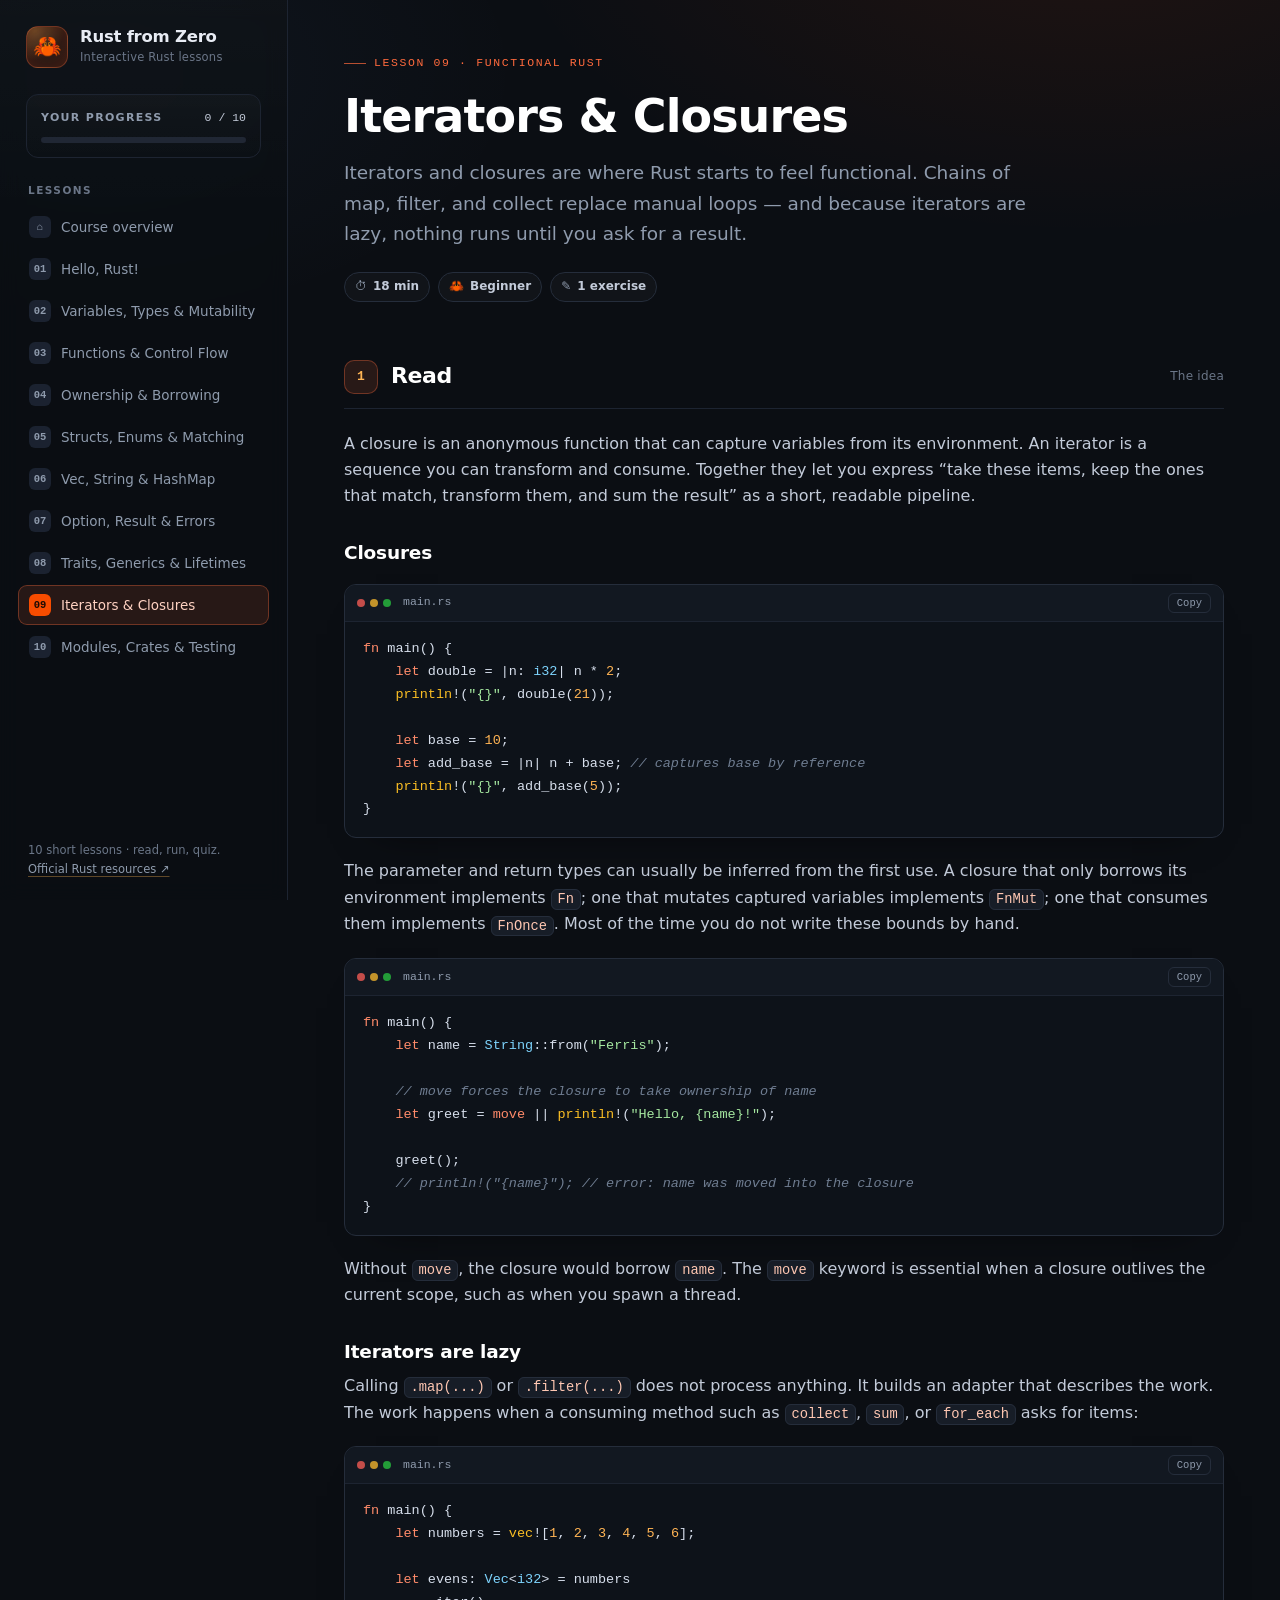
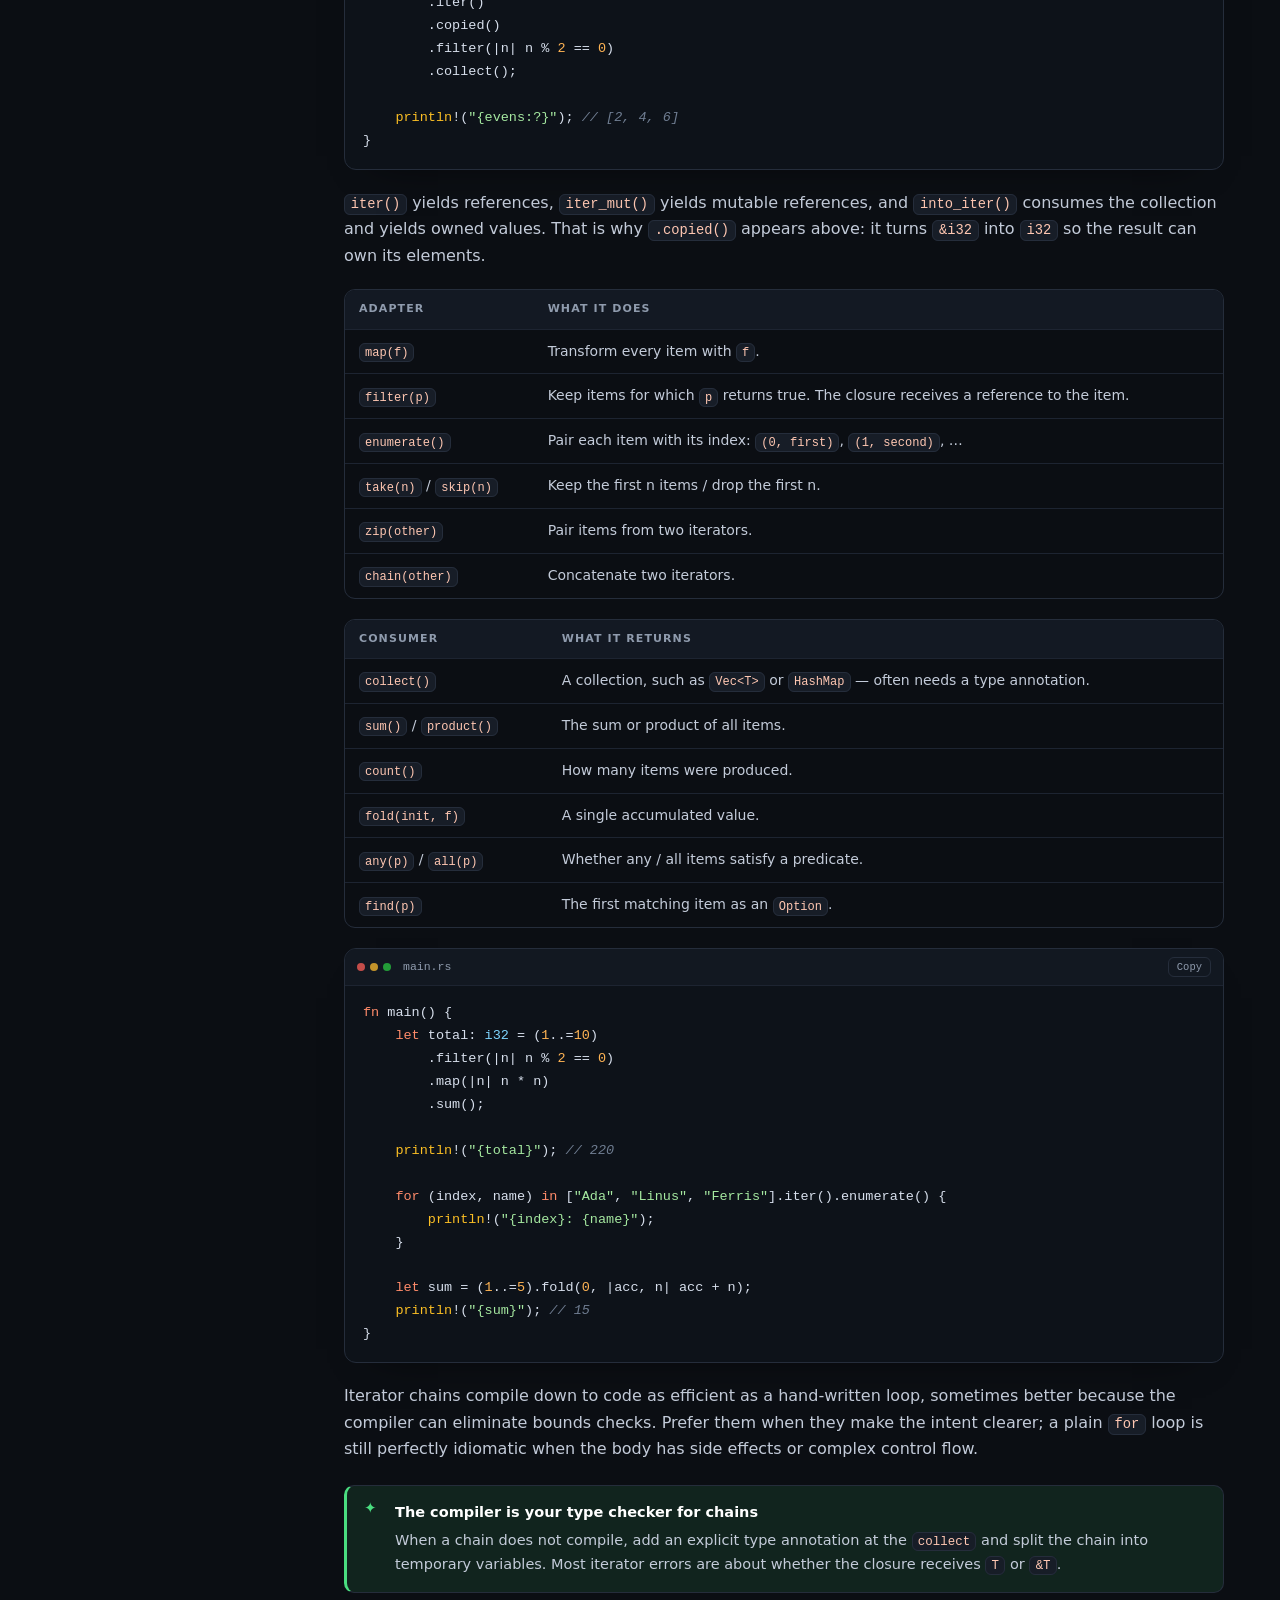
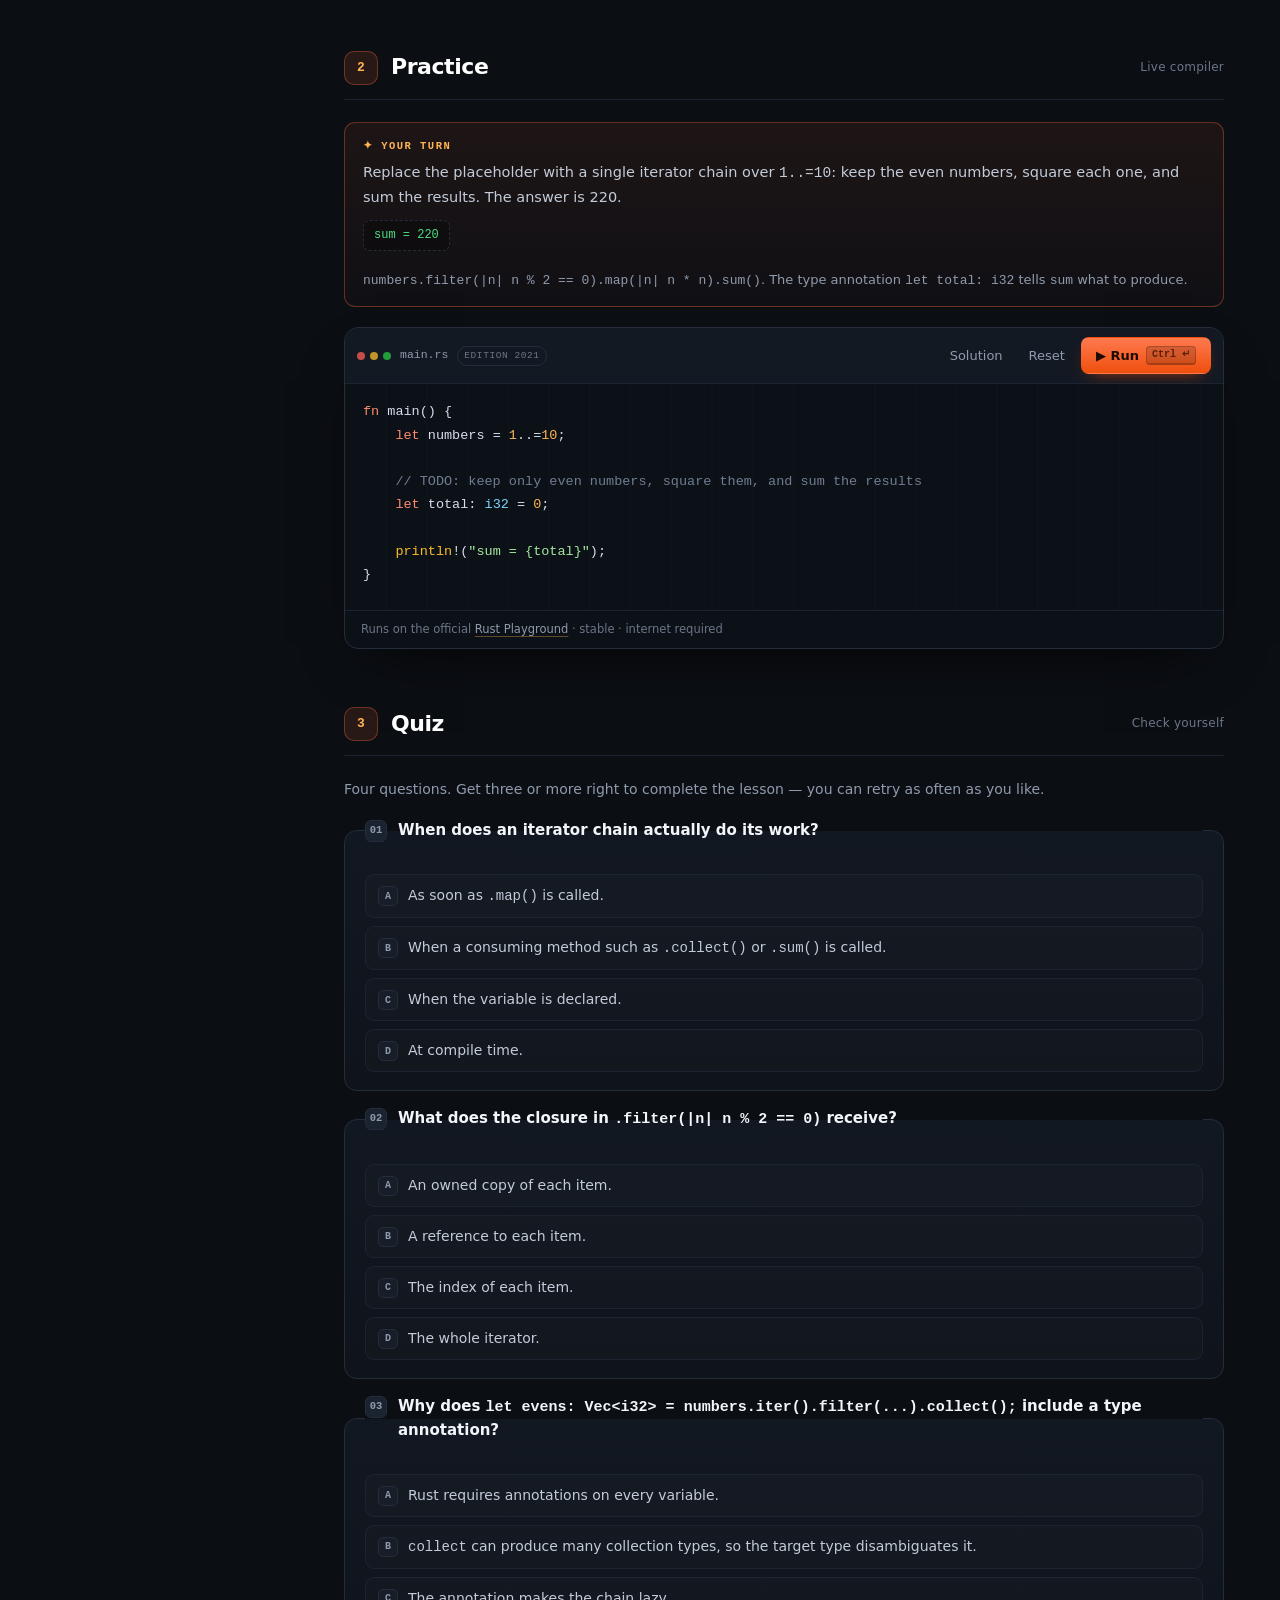
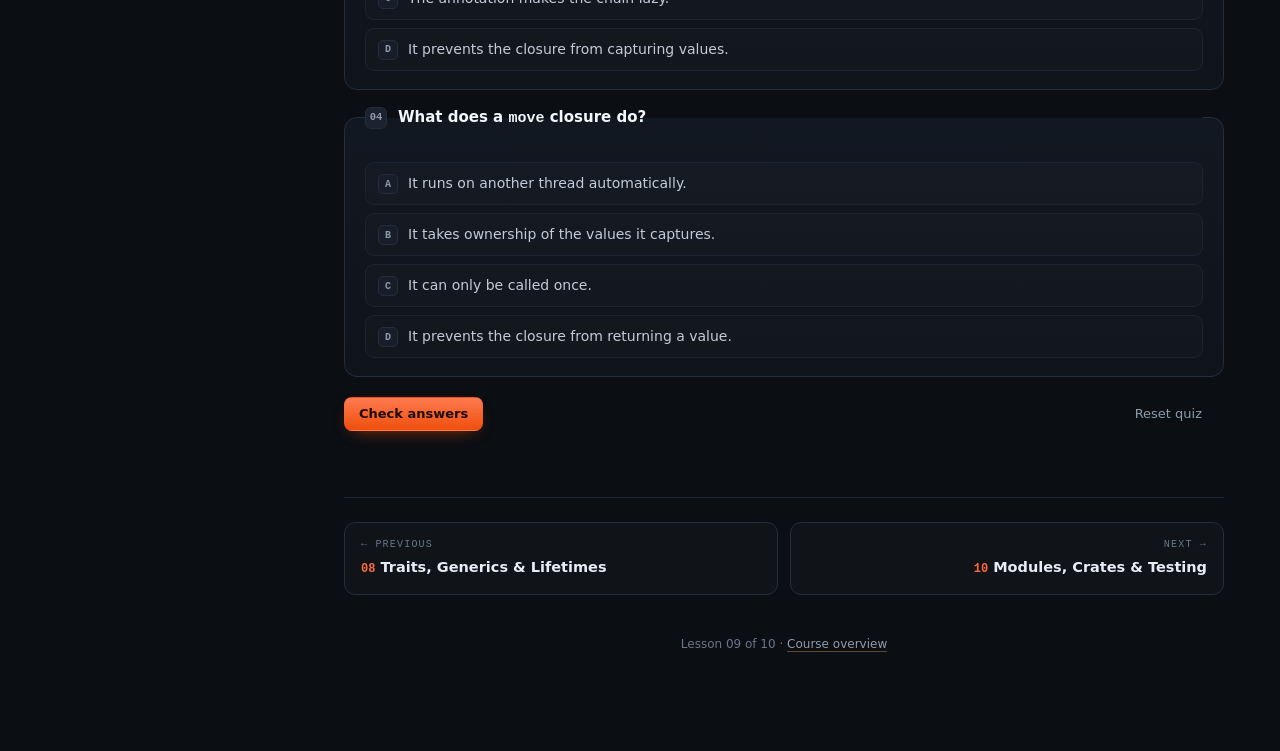
<file: lessons/09-iterators-and-closures.html>
<!doctype html>
<html lang="en">
<head>
<meta charset="utf-8">
<meta name="viewport" content="width=device-width, initial-scale=1">
<title>09 · Iterators &amp; Closures — Rust from Zero</title>
<meta name="description" content="Iterators and closures are where Rust starts to feel functional. Chains of map, filter, and collect replace manual loops — and because iterators are lazy, nothing runs until you ask for a result.">
<meta name="color-scheme" content="dark">
<meta name="theme-color" content="#0b0e13">
<link rel="icon" href="data:image/svg+xml,%3Csvg xmlns='http://www.w3.org/2000/svg' viewBox='0 0 100 100'%3E%3Ctext y='.9em' font-size='90'%3E%F0%9F%A6%80%3C/text%3E%3C/svg%3E">
<link rel="stylesheet" href="../assets/site.css">
</head>
<body data-lesson="09" data-total="10">
<div class="read-progress" aria-hidden="true"><span></span></div>
<div class="shell">
<aside class="sidebar" id="sidebar">
<a class="brand" href="../index.html">
  <span class="brand-mark" aria-hidden="true">🦀</span>
  <span><span class="brand-name">Rust from Zero</span><span class="brand-sub">Interactive Rust lessons</span></span>
</a>
<div class="side-progress">
  <div class="side-progress-top"><span class="side-progress-label">Your progress</span><span class="side-progress-count" data-progress-count>0 / 10</span></div>
  <div class="progress-track" data-progress-track role="progressbar" aria-label="Course progress" aria-valuemin="0" aria-valuemax="10" aria-valuenow="0"><span class="progress-fill" data-progress-fill></span></div>
</div>
<p class="nav-label">Lessons</p>
<nav class="nav" aria-label="Lessons">
<a href="../index.html"><span class="nav-num" aria-hidden="true">⌂</span><span>Course overview</span></a>
<a href="../lessons/01-hello-rust.html" data-lesson-link="01"><span class="nav-num" aria-hidden="true">01</span><span>Hello, Rust!</span><span class="nav-check" aria-hidden="true">✓</span></a>
<a href="../lessons/02-variables-and-types.html" data-lesson-link="02"><span class="nav-num" aria-hidden="true">02</span><span>Variables, Types & Mutability</span><span class="nav-check" aria-hidden="true">✓</span></a>
<a href="../lessons/03-functions-and-control-flow.html" data-lesson-link="03"><span class="nav-num" aria-hidden="true">03</span><span>Functions & Control Flow</span><span class="nav-check" aria-hidden="true">✓</span></a>
<a href="../lessons/04-ownership-and-borrowing.html" data-lesson-link="04"><span class="nav-num" aria-hidden="true">04</span><span>Ownership & Borrowing</span><span class="nav-check" aria-hidden="true">✓</span></a>
<a href="../lessons/05-structs-enums-matching.html" data-lesson-link="05"><span class="nav-num" aria-hidden="true">05</span><span>Structs, Enums & Matching</span><span class="nav-check" aria-hidden="true">✓</span></a>
<a href="../lessons/06-collections.html" data-lesson-link="06"><span class="nav-num" aria-hidden="true">06</span><span>Vec, String & HashMap</span><span class="nav-check" aria-hidden="true">✓</span></a>
<a href="../lessons/07-error-handling.html" data-lesson-link="07"><span class="nav-num" aria-hidden="true">07</span><span>Option, Result & Errors</span><span class="nav-check" aria-hidden="true">✓</span></a>
<a href="../lessons/08-traits-generics-lifetimes.html" data-lesson-link="08"><span class="nav-num" aria-hidden="true">08</span><span>Traits, Generics & Lifetimes</span><span class="nav-check" aria-hidden="true">✓</span></a>
<a href="../lessons/09-iterators-and-closures.html" data-lesson-link="09" class="active" aria-current="page"><span class="nav-num" aria-hidden="true">09</span><span>Iterators & Closures</span><span class="nav-check" aria-hidden="true">✓</span></a>
<a href="../lessons/10-modules-and-testing.html" data-lesson-link="10"><span class="nav-num" aria-hidden="true">10</span><span>Modules, Crates & Testing</span><span class="nav-check" aria-hidden="true">✓</span></a>
</nav>
<div class="side-foot">10 short lessons · read, run, quiz.<br><a href="https://www.rust-lang.org/learn" target="_blank" rel="noopener">Official Rust resources ↗</a></div>
</aside>
<div class="scrim"></div>
<main class="main">
<header class="topbar">
<button class="menu-btn" type="button" aria-label="Open lesson menu" aria-controls="sidebar" aria-expanded="false">☰</button>
<span class="topbar-title">Rust from Zero</span>
<span class="brand-mark" aria-hidden="true">🦀</span>
</header>
<div class="content">
<header class="lesson-hero">
<span class="eyebrow">Lesson 09 · Functional Rust</span>
<h1 class="lesson-title">Iterators & Closures</h1>
<p class="lede">Iterators and closures are where Rust starts to feel functional. Chains of map, filter, and collect replace manual loops — and because iterators are lazy, nothing runs until you ask for a result.</p>
<div class="lesson-meta">
<span class="pill">⏱ <strong>18 min</strong></span>
<span class="pill">🦀 <strong>Beginner</strong></span>
<span class="pill">✎ <strong>1 exercise</strong></span>
<span class="pill" data-complete-pill hidden>✓ <strong>Completed</strong></span>
</div>
</header>
<section class="lesson-block" id="read">
<div class="block-head"><span class="step-badge" aria-hidden="true">1</span><h2>Read</h2><span class="block-sub">The idea</span></div>
<div class="prose"><p>A closure is an anonymous function that can capture variables from its environment. An iterator is a sequence you can transform and consume. Together they let you express “take these items, keep the ones that match, transform them, and sum the result” as a short, readable pipeline.</p>
<h3>Closures</h3>
<div class="codeblock">
<div class="codeblock-head"><span class="codeblock-dots" aria-hidden="true"><i></i><i></i><i></i></span><span>main.rs</span></div>
<pre><code class="rust">fn main() {
    let double = |n: i32| n * 2;
    println!(&quot;{}&quot;, double(21));

    let base = 10;
    let add_base = |n| n + base; // captures base by reference
    println!(&quot;{}&quot;, add_base(5));
}</code></pre>
</div>
<p>The parameter and return types can usually be inferred from the first use. A closure that only borrows its environment implements <code>Fn</code>; one that mutates captured variables implements <code>FnMut</code>; one that consumes them implements <code>FnOnce</code>. Most of the time you do not write these bounds by hand.</p>
<div class="codeblock">
<div class="codeblock-head"><span class="codeblock-dots" aria-hidden="true"><i></i><i></i><i></i></span><span>main.rs</span></div>
<pre><code class="rust">fn main() {
    let name = String::from(&quot;Ferris&quot;);

    // move forces the closure to take ownership of name
    let greet = move || println!(&quot;Hello, {name}!&quot;);

    greet();
    // println!(&quot;{name}&quot;); // error: name was moved into the closure
}</code></pre>
</div>
<p>Without <code>move</code>, the closure would borrow <code>name</code>. The <code>move</code> keyword is essential when a closure outlives the current scope, such as when you spawn a thread.</p>
<h3>Iterators are lazy</h3>
<p>Calling <code>.map(...)</code> or <code>.filter(...)</code> does not process anything. It builds an adapter that describes the work. The work happens when a consuming method such as <code>collect</code>, <code>sum</code>, or <code>for_each</code> asks for items:</p>
<div class="codeblock">
<div class="codeblock-head"><span class="codeblock-dots" aria-hidden="true"><i></i><i></i><i></i></span><span>main.rs</span></div>
<pre><code class="rust">fn main() {
    let numbers = vec![1, 2, 3, 4, 5, 6];

    let evens: Vec&lt;i32&gt; = numbers
        .iter()
        .copied()
        .filter(|n| n % 2 == 0)
        .collect();

    println!(&quot;{evens:?}&quot;); // [2, 4, 6]
}</code></pre>
</div>
<p><code>iter()</code> yields references, <code>iter_mut()</code> yields mutable references, and <code>into_iter()</code> consumes the collection and yields owned values. That is why <code>.copied()</code> appears above: it turns <code>&amp;i32</code> into <code>i32</code> so the result can own its elements.</p>
<div class="table-wrap"><table>
<thead><tr><th>Adapter</th><th>What it does</th></tr></thead>
<tbody><tr><td><code>map(f)</code></td><td>Transform every item with <code>f</code>.</td></tr><tr><td><code>filter(p)</code></td><td>Keep items for which <code>p</code> returns true. The closure receives a reference to the item.</td></tr><tr><td><code>enumerate()</code></td><td>Pair each item with its index: <code>(0, first)</code>, <code>(1, second)</code>, …</td></tr><tr><td><code>take(n)</code> / <code>skip(n)</code></td><td>Keep the first n items / drop the first n.</td></tr><tr><td><code>zip(other)</code></td><td>Pair items from two iterators.</td></tr><tr><td><code>chain(other)</code></td><td>Concatenate two iterators.</td></tr></tbody>
</table></div>
<div class="table-wrap"><table>
<thead><tr><th>Consumer</th><th>What it returns</th></tr></thead>
<tbody><tr><td><code>collect()</code></td><td>A collection, such as <code>Vec&lt;T&gt;</code> or <code>HashMap</code> — often needs a type annotation.</td></tr><tr><td><code>sum()</code> / <code>product()</code></td><td>The sum or product of all items.</td></tr><tr><td><code>count()</code></td><td>How many items were produced.</td></tr><tr><td><code>fold(init, f)</code></td><td>A single accumulated value.</td></tr><tr><td><code>any(p)</code> / <code>all(p)</code></td><td>Whether any / all items satisfy a predicate.</td></tr><tr><td><code>find(p)</code></td><td>The first matching item as an <code>Option</code>.</td></tr></tbody>
</table></div>
<div class="codeblock">
<div class="codeblock-head"><span class="codeblock-dots" aria-hidden="true"><i></i><i></i><i></i></span><span>main.rs</span></div>
<pre><code class="rust">fn main() {
    let total: i32 = (1..=10)
        .filter(|n| n % 2 == 0)
        .map(|n| n * n)
        .sum();

    println!(&quot;{total}&quot;); // 220

    for (index, name) in [&quot;Ada&quot;, &quot;Linus&quot;, &quot;Ferris&quot;].iter().enumerate() {
        println!(&quot;{index}: {name}&quot;);
    }

    let sum = (1..=5).fold(0, |acc, n| acc + n);
    println!(&quot;{sum}&quot;); // 15
}</code></pre>
</div>
<p>Iterator chains compile down to code as efficient as a hand-written loop, sometimes better because the compiler can eliminate bounds checks. Prefer them when they make the intent clearer; a plain <code>for</code> loop is still perfectly idiomatic when the body has side effects or complex control flow.</p>
<div class="callout tip">
<span class="callout-title">The compiler is your type checker for chains</span>
<p>When a chain does not compile, add an explicit type annotation at the <code>collect</code> and split the chain into temporary variables. Most iterator errors are about whether the closure receives <code>T</code> or <code>&amp;T</code>.</p>
</div></div>
</section>
<section class="lesson-block" id="practice">
<div class="block-head"><span class="step-badge" aria-hidden="true">2</span><h2>Practice</h2><span class="block-sub">Live compiler</span></div>
<div class="task">
<span class="task-label">✦ Your turn</span><p>Replace the placeholder with a single iterator chain over <code>1..=10</code>: keep the even numbers, square each one, and sum the results. The answer is 220.</p>
<span class="expected" aria-label="Expected output">sum = 220</span>
<p class="hint"><code>numbers.filter(|n| n % 2 == 0).map(|n| n * n).sum()</code>. The type annotation <code>let total: i32</code> tells <code>sum</code> what to produce.</p>
</div>
<div class="playground">
<div class="pg-head">
  <div class="pg-title"><span class="pg-dots" aria-hidden="true"><i></i><i></i><i></i></span>main.rs <span class="pg-badge">edition 2021</span></div>
  <div class="pg-actions">
    <button type="button" class="btn btn-ghost pg-solution">Solution</button>
    <button type="button" class="btn btn-ghost pg-reset">Reset</button>
    <button type="button" class="btn btn-primary pg-run"><span class="run-label">▶ Run</span> <kbd>Ctrl ↵</kbd></button>
  </div>
</div>
<div class="editor">
  <pre class="editor-highlight" aria-hidden="true"><code class="rust"></code></pre>
  <textarea class="editor-input" spellcheck="false" wrap="off" autocapitalize="off" autocomplete="off" aria-label="Rust code editor">fn main() {
    let numbers = 1..=10;

    // TODO: keep only even numbers, square them, and sum the results
    let total: i32 = 0;

    println!(&quot;sum = {total}&quot;);
}</textarea>
</div>
<div class="pg-output" hidden>
  <div class="pg-output-head"><span>Output</span><span class="pg-status idle">ready</span></div>
  <pre class="pg-out" aria-live="polite"></pre>
  <div class="pg-verdict" role="status"></div>
  <div class="pg-warn" hidden>
    <div class="pg-output-head"><span>Compiler notes</span></div>
    <pre></pre>
  </div>
</div>
<div class="pg-note">Runs on the official <a href="https://play.rust-lang.org" target="_blank" rel="noopener">Rust Playground</a> · stable · internet required</div>
<script type="text/plain" class="pg-expect">sum = 220</script>
<script type="text/plain" class="pg-solution-code">fn main() {
    let numbers = 1..=10;

    let total: i32 = numbers
        .filter(|n| n % 2 == 0)
        .map(|n| n * n)
        .sum();

    println!("sum = {total}");
}</script>
</div>
</section>
<section class="lesson-block" id="quiz">
<div class="block-head"><span class="step-badge" aria-hidden="true">3</span><h2>Quiz</h2><span class="block-sub">Check yourself</span></div>
<div class="prose quiz-intro"><p>Four questions. Get three or more right to complete the lesson — you can retry as often as you like.</p></div>
<div class="quiz">
<fieldset class="quiz-q" data-answer="1">
<legend><span class="q-num" aria-hidden="true">01</span><span>When does an iterator chain actually do its work?</span></legend>
<div class="options"><label class="opt">
<input type="radio" name="q09_0" value="0">
<span class="opt-key" aria-hidden="true">A</span>
<span class="opt-text">As soon as <code>.map()</code> is called.</span>
</label><label class="opt">
<input type="radio" name="q09_0" value="1">
<span class="opt-key" aria-hidden="true">B</span>
<span class="opt-text">When a consuming method such as <code>.collect()</code> or <code>.sum()</code> is called.</span>
</label><label class="opt">
<input type="radio" name="q09_0" value="2">
<span class="opt-key" aria-hidden="true">C</span>
<span class="opt-text">When the variable is declared.</span>
</label><label class="opt">
<input type="radio" name="q09_0" value="3">
<span class="opt-key" aria-hidden="true">D</span>
<span class="opt-text">At compile time.</span>
</label></div>
<div class="explain" hidden><strong>Why:</strong> Adapters are lazy: they only describe a transformation. A consumer drives the iteration and produces a value. This lets the compiler fuse the steps into one efficient loop.</div>
</fieldset><fieldset class="quiz-q" data-answer="1">
<legend><span class="q-num" aria-hidden="true">02</span><span>What does the closure in <code>.filter(|n| n % 2 == 0)</code> receive?</span></legend>
<div class="options"><label class="opt">
<input type="radio" name="q09_1" value="0">
<span class="opt-key" aria-hidden="true">A</span>
<span class="opt-text">An owned copy of each item.</span>
</label><label class="opt">
<input type="radio" name="q09_1" value="1">
<span class="opt-key" aria-hidden="true">B</span>
<span class="opt-text">A reference to each item.</span>
</label><label class="opt">
<input type="radio" name="q09_1" value="2">
<span class="opt-key" aria-hidden="true">C</span>
<span class="opt-text">The index of each item.</span>
</label><label class="opt">
<input type="radio" name="q09_1" value="3">
<span class="opt-key" aria-hidden="true">D</span>
<span class="opt-text">The whole iterator.</span>
</label></div>
<div class="explain" hidden><strong>Why:</strong> <code>filter</code> passes <code>&amp;Self::Item</code> to its predicate, so an iterator of <code>i32</code> gives the closure <code>&amp;i32</code>. Use <code>*n</code> when you need the owned value.</div>
</fieldset><fieldset class="quiz-q" data-answer="1">
<legend><span class="q-num" aria-hidden="true">03</span><span>Why does <code>let evens: Vec&lt;i32&gt; = numbers.iter().filter(...).collect();</code> include a type annotation?</span></legend>
<div class="options"><label class="opt">
<input type="radio" name="q09_2" value="0">
<span class="opt-key" aria-hidden="true">A</span>
<span class="opt-text">Rust requires annotations on every variable.</span>
</label><label class="opt">
<input type="radio" name="q09_2" value="1">
<span class="opt-key" aria-hidden="true">B</span>
<span class="opt-text"><code>collect</code> can produce many collection types, so the target type disambiguates it.</span>
</label><label class="opt">
<input type="radio" name="q09_2" value="2">
<span class="opt-key" aria-hidden="true">C</span>
<span class="opt-text">The annotation makes the chain lazy.</span>
</label><label class="opt">
<input type="radio" name="q09_2" value="3">
<span class="opt-key" aria-hidden="true">D</span>
<span class="opt-text">It prevents the closure from capturing values.</span>
</label></div>
<div class="explain" hidden><strong>Why:</strong> <code>collect</code> is generic over the result type. Without an annotation, the compiler may not know whether you want a <code>Vec</code>, a <code>HashSet</code>, a <code>String</code>, or something else.</div>
</fieldset><fieldset class="quiz-q" data-answer="1">
<legend><span class="q-num" aria-hidden="true">04</span><span>What does a <code>move</code> closure do?</span></legend>
<div class="options"><label class="opt">
<input type="radio" name="q09_3" value="0">
<span class="opt-key" aria-hidden="true">A</span>
<span class="opt-text">It runs on another thread automatically.</span>
</label><label class="opt">
<input type="radio" name="q09_3" value="1">
<span class="opt-key" aria-hidden="true">B</span>
<span class="opt-text">It takes ownership of the values it captures.</span>
</label><label class="opt">
<input type="radio" name="q09_3" value="2">
<span class="opt-key" aria-hidden="true">C</span>
<span class="opt-text">It can only be called once.</span>
</label><label class="opt">
<input type="radio" name="q09_3" value="3">
<span class="opt-key" aria-hidden="true">D</span>
<span class="opt-text">It prevents the closure from returning a value.</span>
</label></div>
<div class="explain" hidden><strong>Why:</strong> <code>move</code> makes the closure capture by value instead of by reference. This is necessary when the closure must outlive the current scope, for example when moving it into a thread.</div>
</fieldset>
<div class="quiz-actions">
<button type="button" class="btn btn-primary quiz-check">Check answers</button>
<button type="button" class="btn btn-ghost quiz-retry">Reset quiz</button>
<span class="quiz-score" role="status" aria-live="polite"></span>
</div>
</div>
</section>
<nav class="lesson-nav" aria-label="Lesson navigation">
<a class="nav-card" href="08-traits-generics-lifetimes.html"><span class="dir">← Previous</span><span class="name"><span>08</span> Traits, Generics & Lifetimes</span></a>
<a class="nav-card next" href="10-modules-and-testing.html"><span class="dir">Next →</span><span class="name"><span>10</span> Modules, Crates & Testing</span></a>
</nav>
<p class="page-foot">Lesson 09 of 10 · <a href="../index.html">Course overview</a></p>
</div>
</main>
</div>
<script src="../assets/site.js" defer></script>
</body>
</html>
</file>
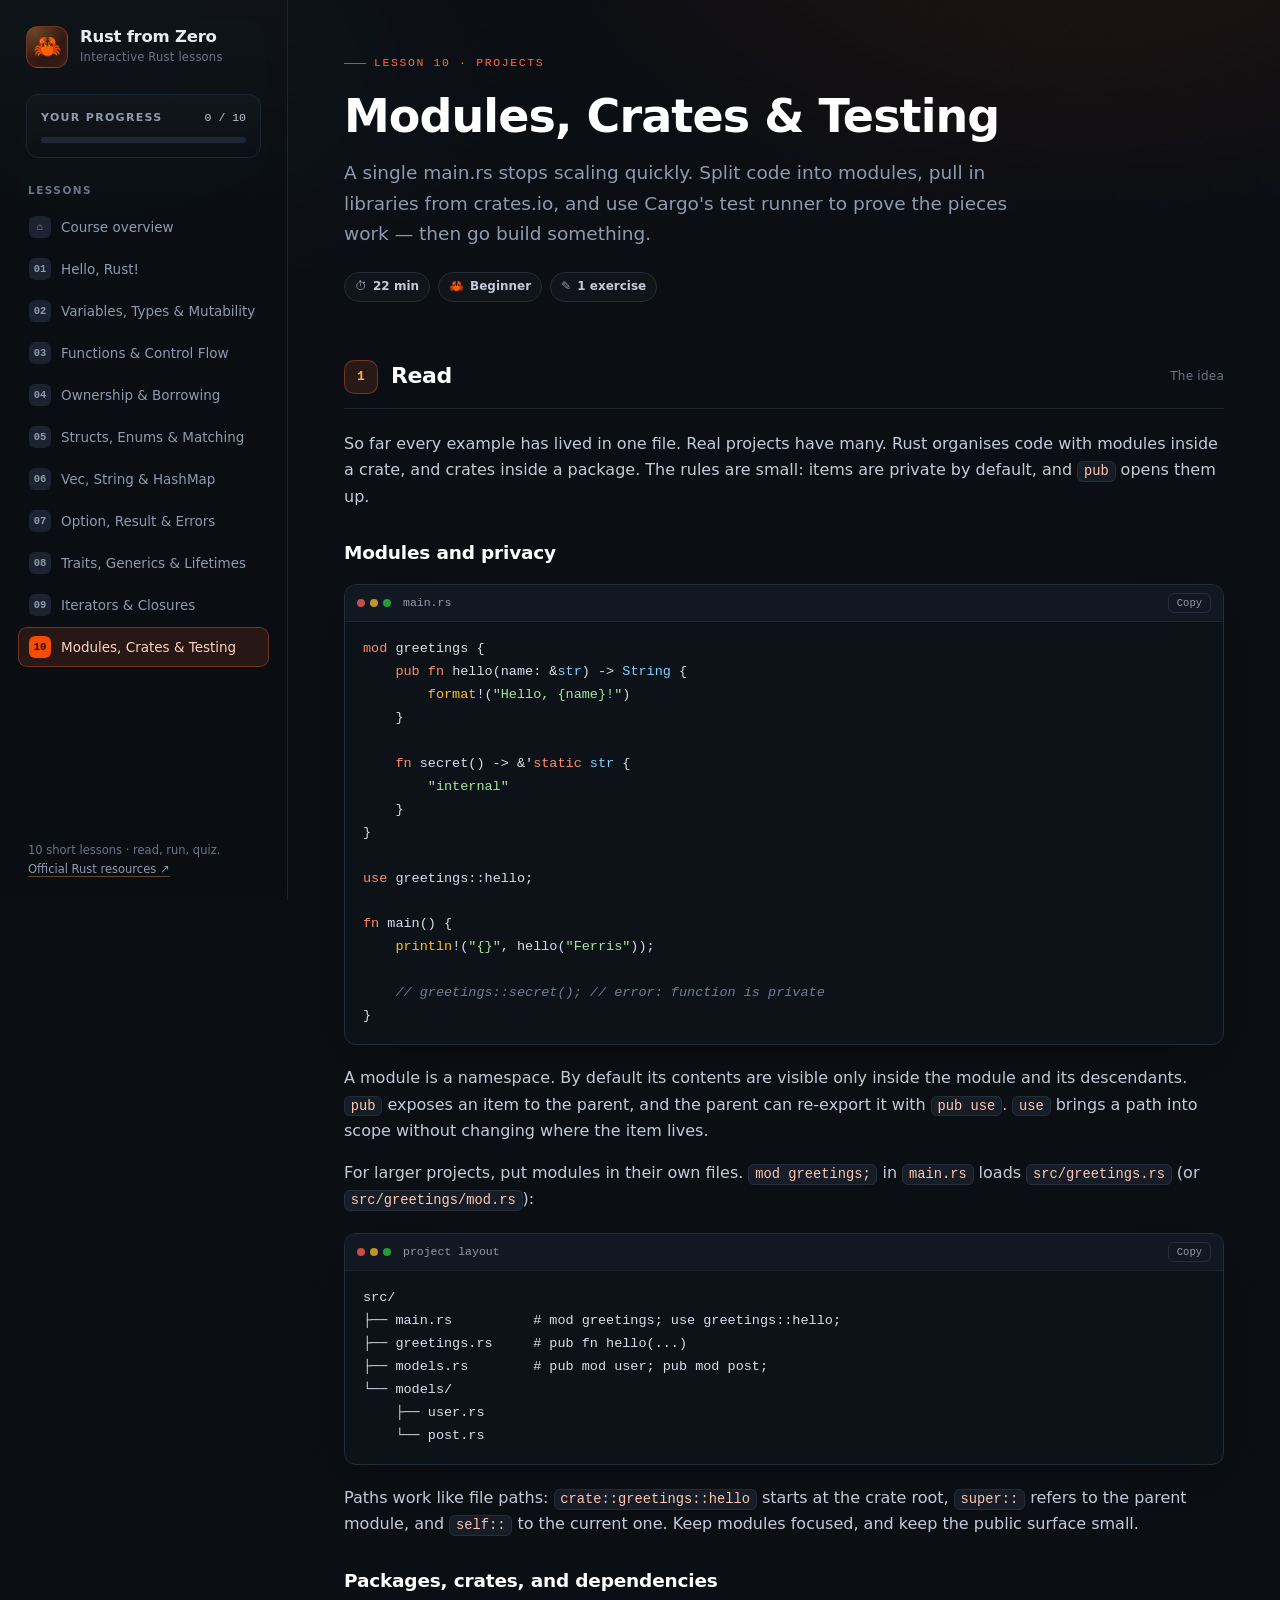
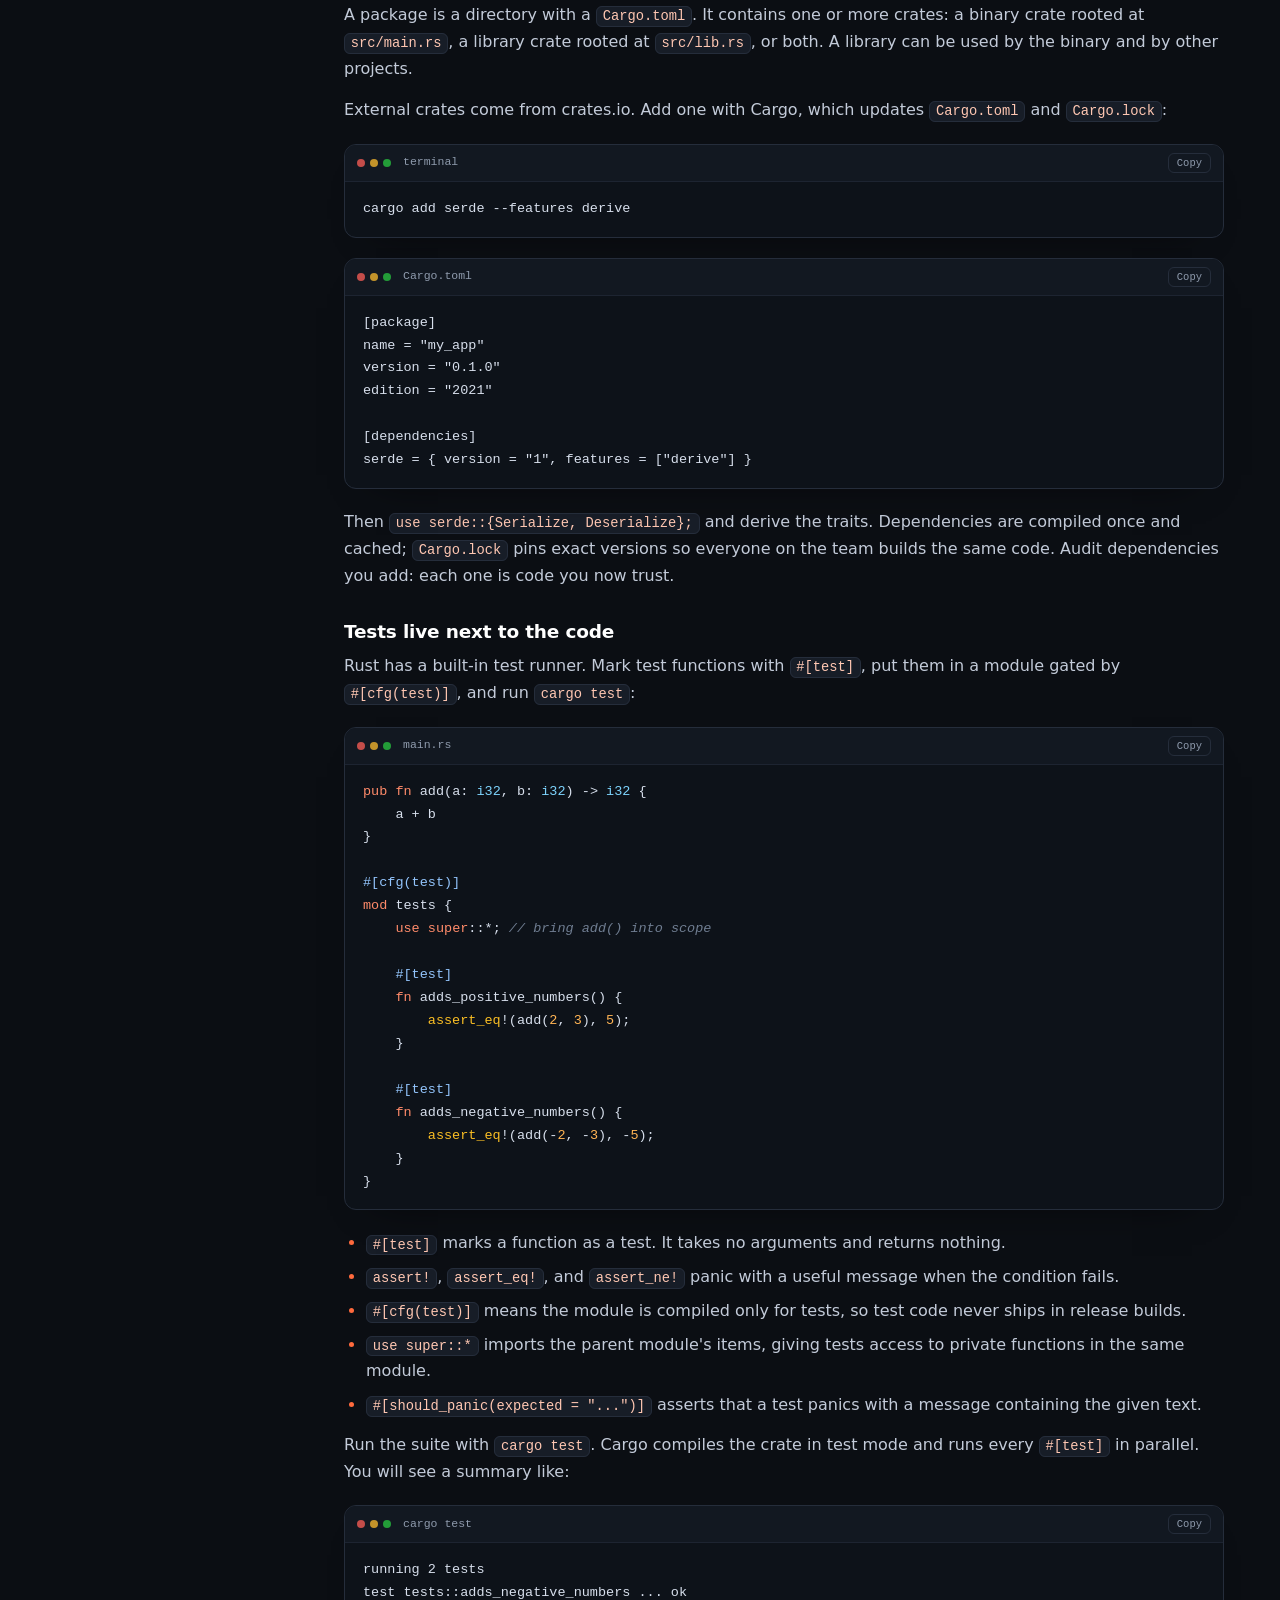
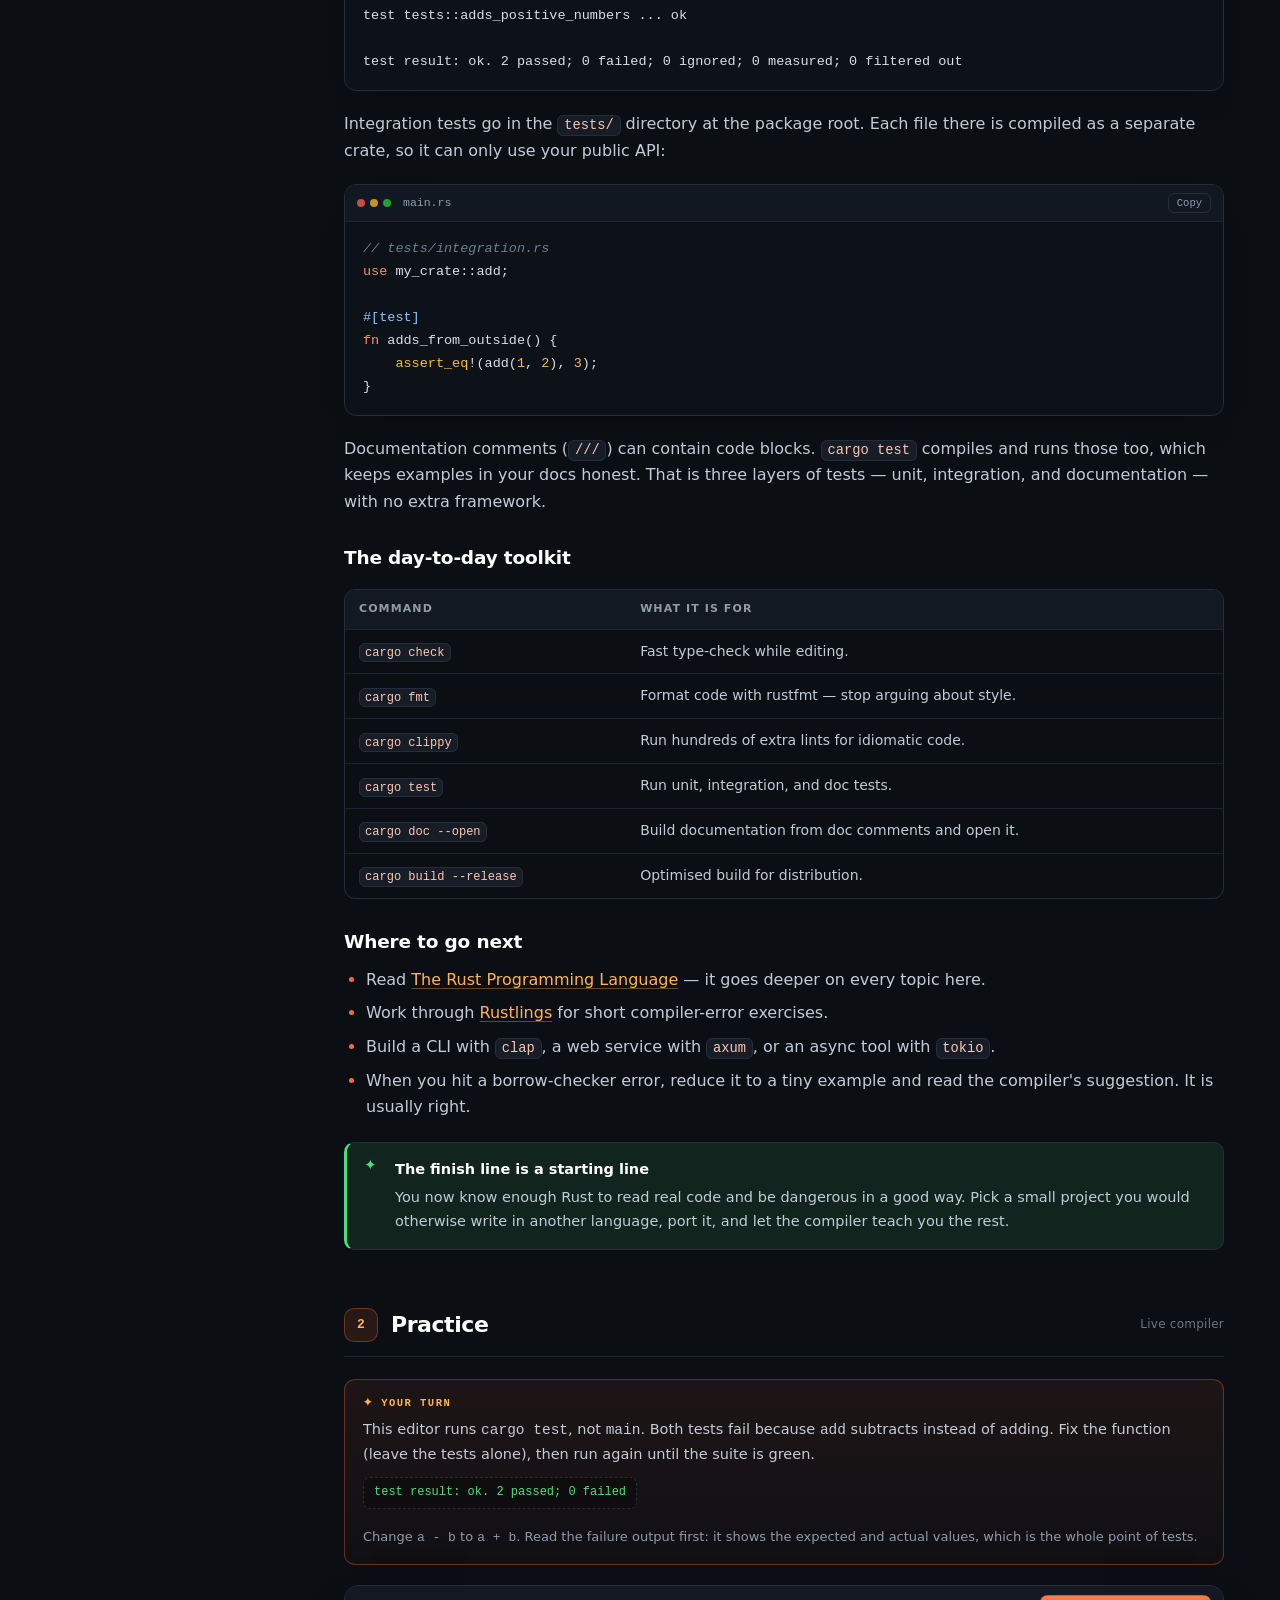
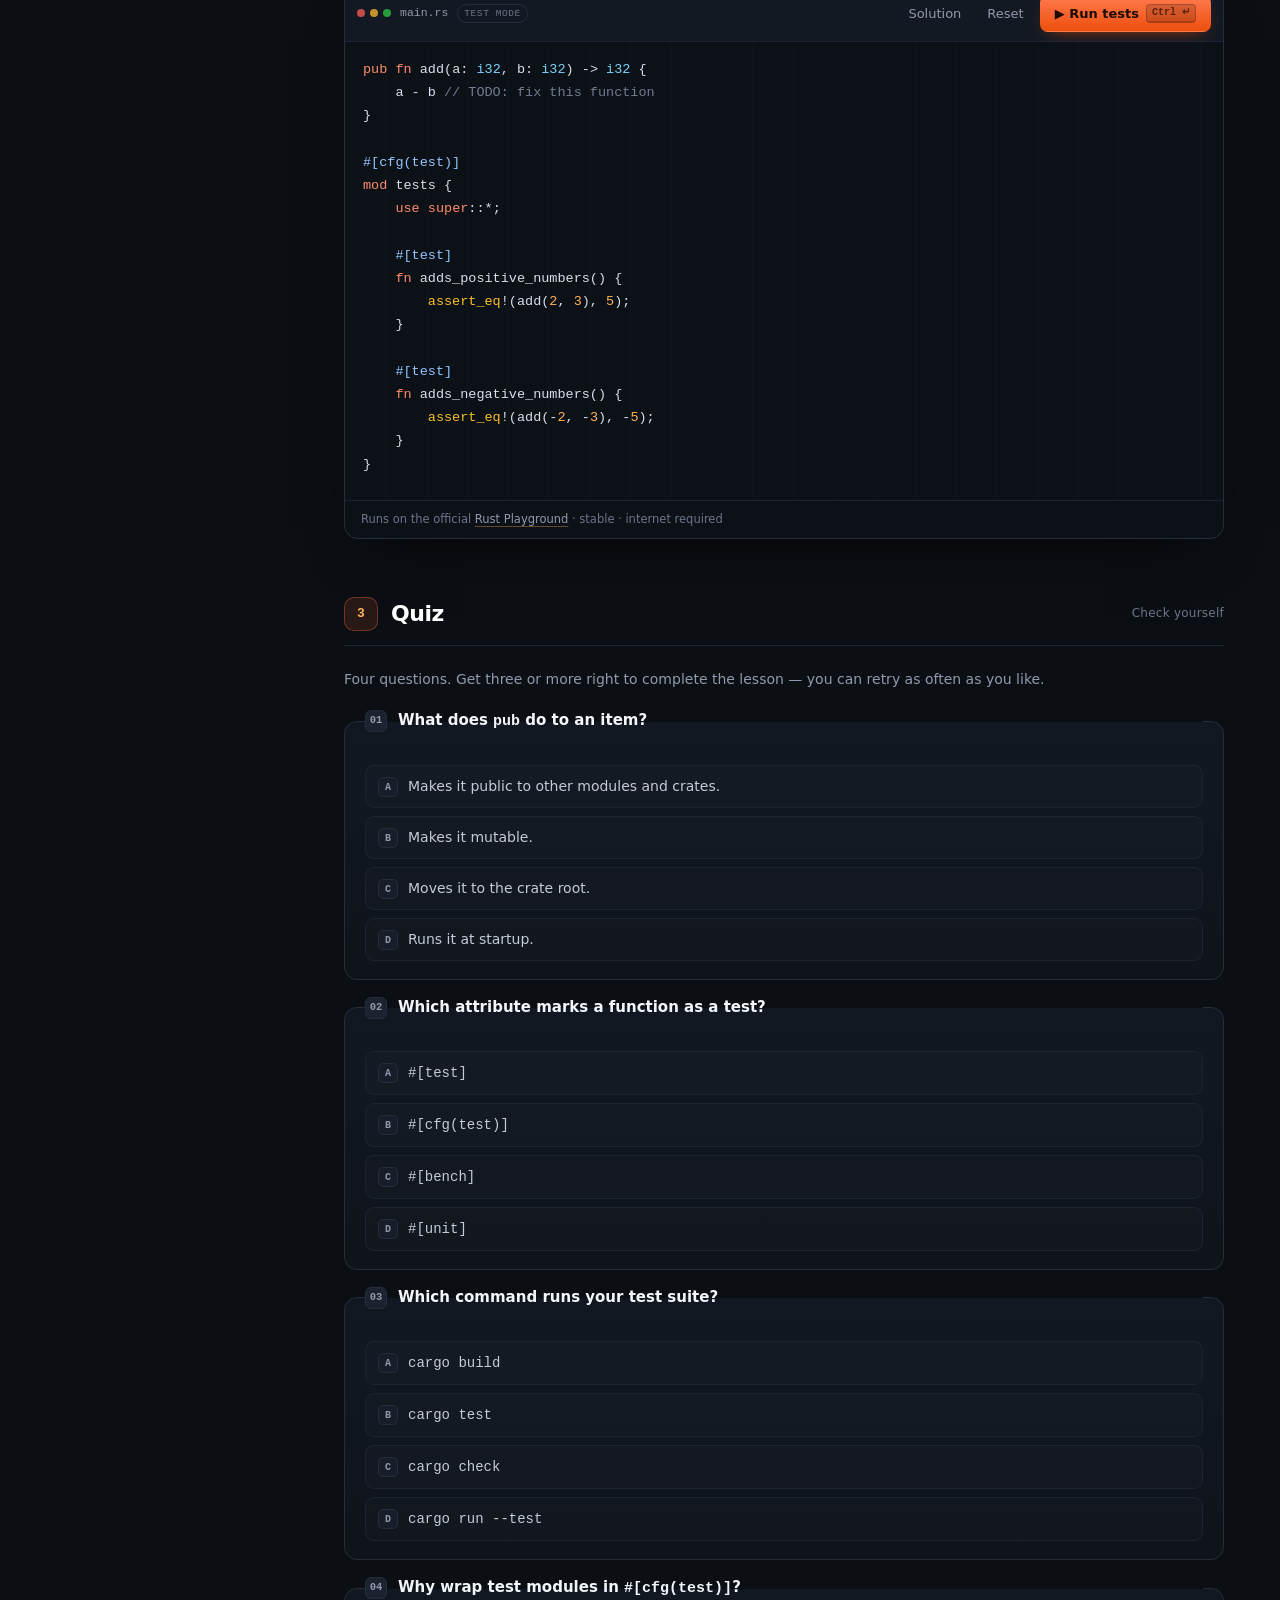
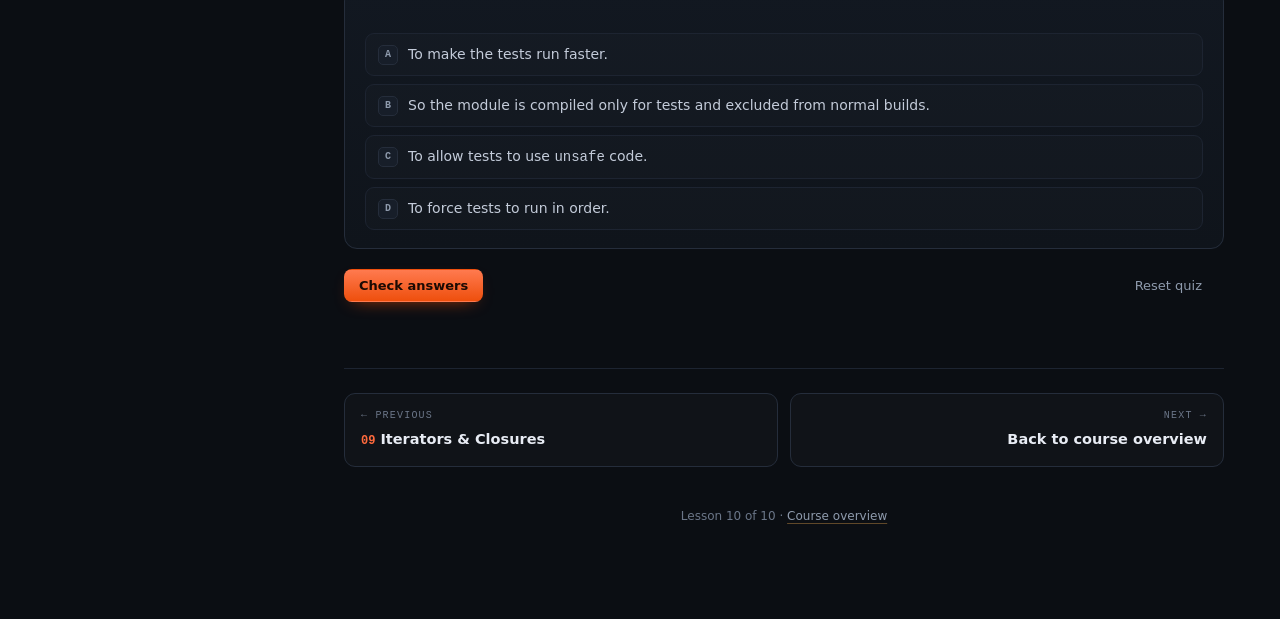
<file: lessons/10-modules-and-testing.html>
<!doctype html>
<html lang="en">
<head>
<meta charset="utf-8">
<meta name="viewport" content="width=device-width, initial-scale=1">
<title>10 · Modules, Crates &amp; Testing — Rust from Zero</title>
<meta name="description" content="A single main.rs stops scaling quickly. Split code into modules, pull in libraries from crates.io, and use Cargo's test runner to prove the pieces work — then go build something.">
<meta name="color-scheme" content="dark">
<meta name="theme-color" content="#0b0e13">
<link rel="icon" href="data:image/svg+xml,%3Csvg xmlns='http://www.w3.org/2000/svg' viewBox='0 0 100 100'%3E%3Ctext y='.9em' font-size='90'%3E%F0%9F%A6%80%3C/text%3E%3C/svg%3E">
<link rel="stylesheet" href="../assets/site.css">
</head>
<body data-lesson="10" data-total="10">
<div class="read-progress" aria-hidden="true"><span></span></div>
<div class="shell">
<aside class="sidebar" id="sidebar">
<a class="brand" href="../index.html">
  <span class="brand-mark" aria-hidden="true">🦀</span>
  <span><span class="brand-name">Rust from Zero</span><span class="brand-sub">Interactive Rust lessons</span></span>
</a>
<div class="side-progress">
  <div class="side-progress-top"><span class="side-progress-label">Your progress</span><span class="side-progress-count" data-progress-count>0 / 10</span></div>
  <div class="progress-track" data-progress-track role="progressbar" aria-label="Course progress" aria-valuemin="0" aria-valuemax="10" aria-valuenow="0"><span class="progress-fill" data-progress-fill></span></div>
</div>
<p class="nav-label">Lessons</p>
<nav class="nav" aria-label="Lessons">
<a href="../index.html"><span class="nav-num" aria-hidden="true">⌂</span><span>Course overview</span></a>
<a href="../lessons/01-hello-rust.html" data-lesson-link="01"><span class="nav-num" aria-hidden="true">01</span><span>Hello, Rust!</span><span class="nav-check" aria-hidden="true">✓</span></a>
<a href="../lessons/02-variables-and-types.html" data-lesson-link="02"><span class="nav-num" aria-hidden="true">02</span><span>Variables, Types & Mutability</span><span class="nav-check" aria-hidden="true">✓</span></a>
<a href="../lessons/03-functions-and-control-flow.html" data-lesson-link="03"><span class="nav-num" aria-hidden="true">03</span><span>Functions & Control Flow</span><span class="nav-check" aria-hidden="true">✓</span></a>
<a href="../lessons/04-ownership-and-borrowing.html" data-lesson-link="04"><span class="nav-num" aria-hidden="true">04</span><span>Ownership & Borrowing</span><span class="nav-check" aria-hidden="true">✓</span></a>
<a href="../lessons/05-structs-enums-matching.html" data-lesson-link="05"><span class="nav-num" aria-hidden="true">05</span><span>Structs, Enums & Matching</span><span class="nav-check" aria-hidden="true">✓</span></a>
<a href="../lessons/06-collections.html" data-lesson-link="06"><span class="nav-num" aria-hidden="true">06</span><span>Vec, String & HashMap</span><span class="nav-check" aria-hidden="true">✓</span></a>
<a href="../lessons/07-error-handling.html" data-lesson-link="07"><span class="nav-num" aria-hidden="true">07</span><span>Option, Result & Errors</span><span class="nav-check" aria-hidden="true">✓</span></a>
<a href="../lessons/08-traits-generics-lifetimes.html" data-lesson-link="08"><span class="nav-num" aria-hidden="true">08</span><span>Traits, Generics & Lifetimes</span><span class="nav-check" aria-hidden="true">✓</span></a>
<a href="../lessons/09-iterators-and-closures.html" data-lesson-link="09"><span class="nav-num" aria-hidden="true">09</span><span>Iterators & Closures</span><span class="nav-check" aria-hidden="true">✓</span></a>
<a href="../lessons/10-modules-and-testing.html" data-lesson-link="10" class="active" aria-current="page"><span class="nav-num" aria-hidden="true">10</span><span>Modules, Crates & Testing</span><span class="nav-check" aria-hidden="true">✓</span></a>
</nav>
<div class="side-foot">10 short lessons · read, run, quiz.<br><a href="https://www.rust-lang.org/learn" target="_blank" rel="noopener">Official Rust resources ↗</a></div>
</aside>
<div class="scrim"></div>
<main class="main">
<header class="topbar">
<button class="menu-btn" type="button" aria-label="Open lesson menu" aria-controls="sidebar" aria-expanded="false">☰</button>
<span class="topbar-title">Rust from Zero</span>
<span class="brand-mark" aria-hidden="true">🦀</span>
</header>
<div class="content">
<header class="lesson-hero">
<span class="eyebrow">Lesson 10 · Projects</span>
<h1 class="lesson-title">Modules, Crates & Testing</h1>
<p class="lede">A single main.rs stops scaling quickly. Split code into modules, pull in libraries from crates.io, and use Cargo's test runner to prove the pieces work — then go build something.</p>
<div class="lesson-meta">
<span class="pill">⏱ <strong>22 min</strong></span>
<span class="pill">🦀 <strong>Beginner</strong></span>
<span class="pill">✎ <strong>1 exercise</strong></span>
<span class="pill" data-complete-pill hidden>✓ <strong>Completed</strong></span>
</div>
</header>
<section class="lesson-block" id="read">
<div class="block-head"><span class="step-badge" aria-hidden="true">1</span><h2>Read</h2><span class="block-sub">The idea</span></div>
<div class="prose"><p>So far every example has lived in one file. Real projects have many. Rust organises code with modules inside a crate, and crates inside a package. The rules are small: items are private by default, and <code>pub</code> opens them up.</p>
<h3>Modules and privacy</h3>
<div class="codeblock">
<div class="codeblock-head"><span class="codeblock-dots" aria-hidden="true"><i></i><i></i><i></i></span><span>main.rs</span></div>
<pre><code class="rust">mod greetings {
    pub fn hello(name: &amp;str) -&gt; String {
        format!(&quot;Hello, {name}!&quot;)
    }

    fn secret() -&gt; &amp;'static str {
        &quot;internal&quot;
    }
}

use greetings::hello;

fn main() {
    println!(&quot;{}&quot;, hello(&quot;Ferris&quot;));

    // greetings::secret(); // error: function is private
}</code></pre>
</div>
<p>A module is a namespace. By default its contents are visible only inside the module and its descendants. <code>pub</code> exposes an item to the parent, and the parent can re-export it with <code>pub use</code>. <code>use</code> brings a path into scope without changing where the item lives.</p>
<p>For larger projects, put modules in their own files. <code>mod greetings;</code> in <code>main.rs</code> loads <code>src/greetings.rs</code> (or <code>src/greetings/mod.rs</code>):</p>
<div class="codeblock">
<div class="codeblock-head"><span class="codeblock-dots" aria-hidden="true"><i></i><i></i><i></i></span><span>project layout</span></div>
<pre><code class="">src/
├── main.rs          # mod greetings; use greetings::hello;
├── greetings.rs     # pub fn hello(...)
├── models.rs        # pub mod user; pub mod post;
└── models/
    ├── user.rs
    └── post.rs</code></pre>
</div>
<p>Paths work like file paths: <code>crate::greetings::hello</code> starts at the crate root, <code>super::</code> refers to the parent module, and <code>self::</code> to the current one. Keep modules focused, and keep the public surface small.</p>
<h3>Packages, crates, and dependencies</h3>
<p>A package is a directory with a <code>Cargo.toml</code>. It contains one or more crates: a binary crate rooted at <code>src/main.rs</code>, a library crate rooted at <code>src/lib.rs</code>, or both. A library can be used by the binary and by other projects.</p>
<p>External crates come from crates.io. Add one with Cargo, which updates <code>Cargo.toml</code> and <code>Cargo.lock</code>:</p>
<div class="codeblock">
<div class="codeblock-head"><span class="codeblock-dots" aria-hidden="true"><i></i><i></i><i></i></span><span>terminal</span></div>
<pre><code class="">cargo add serde --features derive</code></pre>
</div>
<div class="codeblock">
<div class="codeblock-head"><span class="codeblock-dots" aria-hidden="true"><i></i><i></i><i></i></span><span>Cargo.toml</span></div>
<pre><code class="">[package]
name = &quot;my_app&quot;
version = &quot;0.1.0&quot;
edition = &quot;2021&quot;

[dependencies]
serde = { version = &quot;1&quot;, features = [&quot;derive&quot;] }</code></pre>
</div>
<p>Then <code>use serde::{Serialize, Deserialize};</code> and derive the traits. Dependencies are compiled once and cached; <code>Cargo.lock</code> pins exact versions so everyone on the team builds the same code. Audit dependencies you add: each one is code you now trust.</p>
<h3>Tests live next to the code</h3>
<p>Rust has a built-in test runner. Mark test functions with <code>#[test]</code>, put them in a module gated by <code>#[cfg(test)]</code>, and run <code>cargo test</code>:</p>
<div class="codeblock">
<div class="codeblock-head"><span class="codeblock-dots" aria-hidden="true"><i></i><i></i><i></i></span><span>main.rs</span></div>
<pre><code class="rust">pub fn add(a: i32, b: i32) -&gt; i32 {
    a + b
}

#[cfg(test)]
mod tests {
    use super::*; // bring add() into scope

    #[test]
    fn adds_positive_numbers() {
        assert_eq!(add(2, 3), 5);
    }

    #[test]
    fn adds_negative_numbers() {
        assert_eq!(add(-2, -3), -5);
    }
}</code></pre>
</div>
<ul><li><code>#[test]</code> marks a function as a test. It takes no arguments and returns nothing.</li><li><code>assert!</code>, <code>assert_eq!</code>, and <code>assert_ne!</code> panic with a useful message when the condition fails.</li><li><code>#[cfg(test)]</code> means the module is compiled only for tests, so test code never ships in release builds.</li><li><code>use super::*</code> imports the parent module's items, giving tests access to private functions in the same module.</li><li><code>#[should_panic(expected = &quot;...&quot;)]</code> asserts that a test panics with a message containing the given text.</li></ul>
<p>Run the suite with <code>cargo test</code>. Cargo compiles the crate in test mode and runs every <code>#[test]</code> in parallel. You will see a summary like:</p>
<div class="codeblock">
<div class="codeblock-head"><span class="codeblock-dots" aria-hidden="true"><i></i><i></i><i></i></span><span>cargo test</span></div>
<pre><code class="">running 2 tests
test tests::adds_negative_numbers ... ok
test tests::adds_positive_numbers ... ok

test result: ok. 2 passed; 0 failed; 0 ignored; 0 measured; 0 filtered out</code></pre>
</div>
<p>Integration tests go in the <code>tests/</code> directory at the package root. Each file there is compiled as a separate crate, so it can only use your public API:</p>
<div class="codeblock">
<div class="codeblock-head"><span class="codeblock-dots" aria-hidden="true"><i></i><i></i><i></i></span><span>main.rs</span></div>
<pre><code class="rust">// tests/integration.rs
use my_crate::add;

#[test]
fn adds_from_outside() {
    assert_eq!(add(1, 2), 3);
}</code></pre>
</div>
<p>Documentation comments (<code>///</code>) can contain code blocks. <code>cargo test</code> compiles and runs those too, which keeps examples in your docs honest. That is three layers of tests — unit, integration, and documentation — with no extra framework.</p>
<h3>The day-to-day toolkit</h3>
<div class="table-wrap"><table>
<thead><tr><th>Command</th><th>What it is for</th></tr></thead>
<tbody><tr><td><code>cargo check</code></td><td>Fast type-check while editing.</td></tr><tr><td><code>cargo fmt</code></td><td>Format code with rustfmt — stop arguing about style.</td></tr><tr><td><code>cargo clippy</code></td><td>Run hundreds of extra lints for idiomatic code.</td></tr><tr><td><code>cargo test</code></td><td>Run unit, integration, and doc tests.</td></tr><tr><td><code>cargo doc --open</code></td><td>Build documentation from doc comments and open it.</td></tr><tr><td><code>cargo build --release</code></td><td>Optimised build for distribution.</td></tr></tbody>
</table></div>
<h3>Where to go next</h3>
<ul><li>Read <a href="https://doc.rust-lang.org/book/" target="_blank" rel="noopener">The Rust Programming Language</a> — it goes deeper on every topic here.</li><li>Work through <a href="https://github.com/rust-lang/rustlings" target="_blank" rel="noopener">Rustlings</a> for short compiler-error exercises.</li><li>Build a CLI with <code>clap</code>, a web service with <code>axum</code>, or an async tool with <code>tokio</code>.</li><li>When you hit a borrow-checker error, reduce it to a tiny example and read the compiler's suggestion. It is usually right.</li></ul>
<div class="callout tip">
<span class="callout-title">The finish line is a starting line</span>
<p>You now know enough Rust to read real code and be dangerous in a good way. Pick a small project you would otherwise write in another language, port it, and let the compiler teach you the rest.</p>
</div></div>
</section>
<section class="lesson-block" id="practice">
<div class="block-head"><span class="step-badge" aria-hidden="true">2</span><h2>Practice</h2><span class="block-sub">Live compiler</span></div>
<div class="task">
<span class="task-label">✦ Your turn</span><p>This editor runs <code>cargo test</code>, not <code>main</code>. Both tests fail because <code>add</code> subtracts instead of adding. Fix the function (leave the tests alone), then run again until the suite is green.</p>
<span class="expected" aria-label="Expected output">test result: ok. 2 passed; 0 failed</span>
<p class="hint">Change <code>a - b</code> to <code>a + b</code>. Read the failure output first: it shows the expected and actual values, which is the whole point of tests.</p>
</div>
<div class="playground" data-tests="true">
<div class="pg-head">
  <div class="pg-title"><span class="pg-dots" aria-hidden="true"><i></i><i></i><i></i></span>main.rs <span class="pg-badge">test mode</span></div>
  <div class="pg-actions">
    <button type="button" class="btn btn-ghost pg-solution">Solution</button>
    <button type="button" class="btn btn-ghost pg-reset">Reset</button>
    <button type="button" class="btn btn-primary pg-run"><span class="run-label">▶ Run tests</span> <kbd>Ctrl ↵</kbd></button>
  </div>
</div>
<div class="editor">
  <pre class="editor-highlight" aria-hidden="true"><code class="rust"></code></pre>
  <textarea class="editor-input" spellcheck="false" wrap="off" autocapitalize="off" autocomplete="off" aria-label="Rust code editor">pub fn add(a: i32, b: i32) -&gt; i32 {
    a - b // TODO: fix this function
}

#[cfg(test)]
mod tests {
    use super::*;

    #[test]
    fn adds_positive_numbers() {
        assert_eq!(add(2, 3), 5);
    }

    #[test]
    fn adds_negative_numbers() {
        assert_eq!(add(-2, -3), -5);
    }
}</textarea>
</div>
<div class="pg-output" hidden>
  <div class="pg-output-head"><span>Output</span><span class="pg-status idle">ready</span></div>
  <pre class="pg-out" aria-live="polite"></pre>
  <div class="pg-verdict" role="status"></div>
  <div class="pg-warn" hidden>
    <div class="pg-output-head"><span>Compiler notes</span></div>
    <pre></pre>
  </div>
</div>
<div class="pg-note">Runs on the official <a href="https://play.rust-lang.org" target="_blank" rel="noopener">Rust Playground</a> · stable · internet required</div>

<script type="text/plain" class="pg-solution-code">pub fn add(a: i32, b: i32) -> i32 {
    a + b
}

#[cfg(test)]
mod tests {
    use super::*;

    #[test]
    fn adds_positive_numbers() {
        assert_eq!(add(2, 3), 5);
    }

    #[test]
    fn adds_negative_numbers() {
        assert_eq!(add(-2, -3), -5);
    }
}</script>
</div>
</section>
<section class="lesson-block" id="quiz">
<div class="block-head"><span class="step-badge" aria-hidden="true">3</span><h2>Quiz</h2><span class="block-sub">Check yourself</span></div>
<div class="prose quiz-intro"><p>Four questions. Get three or more right to complete the lesson — you can retry as often as you like.</p></div>
<div class="quiz">
<fieldset class="quiz-q" data-answer="0">
<legend><span class="q-num" aria-hidden="true">01</span><span>What does <code>pub</code> do to an item?</span></legend>
<div class="options"><label class="opt">
<input type="radio" name="q10_0" value="0">
<span class="opt-key" aria-hidden="true">A</span>
<span class="opt-text">Makes it public to other modules and crates.</span>
</label><label class="opt">
<input type="radio" name="q10_0" value="1">
<span class="opt-key" aria-hidden="true">B</span>
<span class="opt-text">Makes it mutable.</span>
</label><label class="opt">
<input type="radio" name="q10_0" value="2">
<span class="opt-key" aria-hidden="true">C</span>
<span class="opt-text">Moves it to the crate root.</span>
</label><label class="opt">
<input type="radio" name="q10_0" value="3">
<span class="opt-key" aria-hidden="true">D</span>
<span class="opt-text">Runs it at startup.</span>
</label></div>
<div class="explain" hidden><strong>Why:</strong> Items are private by default. <code>pub</code> exposes them to the parent module, and enough <code>pub</code> along the path makes them reachable from outside the crate.</div>
</fieldset><fieldset class="quiz-q" data-answer="0">
<legend><span class="q-num" aria-hidden="true">02</span><span>Which attribute marks a function as a test?</span></legend>
<div class="options"><label class="opt">
<input type="radio" name="q10_1" value="0">
<span class="opt-key" aria-hidden="true">A</span>
<span class="opt-text"><code>#[test]</code></span>
</label><label class="opt">
<input type="radio" name="q10_1" value="1">
<span class="opt-key" aria-hidden="true">B</span>
<span class="opt-text"><code>#[cfg(test)]</code></span>
</label><label class="opt">
<input type="radio" name="q10_1" value="2">
<span class="opt-key" aria-hidden="true">C</span>
<span class="opt-text"><code>#[bench]</code></span>
</label><label class="opt">
<input type="radio" name="q10_1" value="3">
<span class="opt-key" aria-hidden="true">D</span>
<span class="opt-text"><code>#[unit]</code></span>
</label></div>
<div class="explain" hidden><strong>Why:</strong> <code>#[test]</code> registers the function with the test harness. <code>#[cfg(test)]</code> controls whether a whole module is compiled in test builds.</div>
</fieldset><fieldset class="quiz-q" data-answer="1">
<legend><span class="q-num" aria-hidden="true">03</span><span>Which command runs your test suite?</span></legend>
<div class="options"><label class="opt">
<input type="radio" name="q10_2" value="0">
<span class="opt-key" aria-hidden="true">A</span>
<span class="opt-text"><code>cargo build</code></span>
</label><label class="opt">
<input type="radio" name="q10_2" value="1">
<span class="opt-key" aria-hidden="true">B</span>
<span class="opt-text"><code>cargo test</code></span>
</label><label class="opt">
<input type="radio" name="q10_2" value="2">
<span class="opt-key" aria-hidden="true">C</span>
<span class="opt-text"><code>cargo check</code></span>
</label><label class="opt">
<input type="radio" name="q10_2" value="3">
<span class="opt-key" aria-hidden="true">D</span>
<span class="opt-text"><code>cargo run --test</code></span>
</label></div>
<div class="explain" hidden><strong>Why:</strong> <code>cargo test</code> compiles the crate in test mode and runs unit, integration, and documentation tests. <code>cargo check</code> only type-checks.</div>
</fieldset><fieldset class="quiz-q" data-answer="1">
<legend><span class="q-num" aria-hidden="true">04</span><span>Why wrap test modules in <code>#[cfg(test)]</code>?</span></legend>
<div class="options"><label class="opt">
<input type="radio" name="q10_3" value="0">
<span class="opt-key" aria-hidden="true">A</span>
<span class="opt-text">To make the tests run faster.</span>
</label><label class="opt">
<input type="radio" name="q10_3" value="1">
<span class="opt-key" aria-hidden="true">B</span>
<span class="opt-text">So the module is compiled only for tests and excluded from normal builds.</span>
</label><label class="opt">
<input type="radio" name="q10_3" value="2">
<span class="opt-key" aria-hidden="true">C</span>
<span class="opt-text">To allow tests to use <code>unsafe</code> code.</span>
</label><label class="opt">
<input type="radio" name="q10_3" value="3">
<span class="opt-key" aria-hidden="true">D</span>
<span class="opt-text">To force tests to run in order.</span>
</label></div>
<div class="explain" hidden><strong>Why:</strong> <code>#[cfg(test)]</code> is a conditional-compilation attribute. It keeps test-only helpers and tests out of production binaries, reducing size and avoiding unused-code warnings.</div>
</fieldset>
<div class="quiz-actions">
<button type="button" class="btn btn-primary quiz-check">Check answers</button>
<button type="button" class="btn btn-ghost quiz-retry">Reset quiz</button>
<span class="quiz-score" role="status" aria-live="polite"></span>
</div>
</div>
</section>
<nav class="lesson-nav" aria-label="Lesson navigation">
<a class="nav-card" href="09-iterators-and-closures.html"><span class="dir">← Previous</span><span class="name"><span>09</span> Iterators & Closures</span></a>
<a class="nav-card next" href="../index.html"><span class="dir">Next →</span><span class="name">Back to course overview</span></a>
</nav>
<p class="page-foot">Lesson 10 of 10 · <a href="../index.html">Course overview</a></p>
</div>
</main>
</div>
<script src="../assets/site.js" defer></script>
</body>
</html>
</file>
<file: assets/site.css>
/* ==========================================================================
   Rust from Zero — shared stylesheet
   ========================================================================== */

:root {
  color-scheme: dark;

  --bg: #0b0e13;
  --bg-soft: #10141b;
  --panel: #12171f;
  --panel-2: #161c26;
  --panel-3: #1b2230;
  --border: #252d3b;
  --border-soft: #1d2431;

  --text: #e8ecf4;
  --text-soft: #c3cbd9;
  --muted: #8f9bad;
  --muted-2: #6b7688;

  --accent: #ff6a3d;
  --accent-strong: #f74c00;
  --accent-soft: rgba(255, 106, 61, 0.12);
  --accent-border: rgba(255, 106, 61, 0.34);
  --amber: #ffb454;
  --green: #4ade80;
  --green-soft: rgba(74, 222, 128, 0.1);
  --red: #f87171;
  --red-soft: rgba(248, 113, 113, 0.1);
  --blue: #7dd3fc;
  --violet: #c4b5fd;

  --font-sans: "Segoe UI Variable Text", "Segoe UI", system-ui, -apple-system,
    "Helvetica Neue", Arial, sans-serif;
  --font-display: "Segoe UI Variable Display", "Segoe UI", system-ui,
    -apple-system, sans-serif;
  --font-mono: "Cascadia Code", "Cascadia Mono", ui-monospace, SFMono-Regular,
    Consolas, "Liberation Mono", monospace;

  --sidebar-w: 288px;
  --radius: 14px;
  --radius-sm: 9px;
  --content-w: 880px;
  --shadow: 0 24px 60px -30px rgba(0, 0, 0, 0.9);
}

*,
*::before,
*::after {
  box-sizing: border-box;
}

html {
  scroll-behavior: smooth;
  scroll-padding-top: 32px;
}

body {
  margin: 0;
  min-height: 100vh;
  background-color: var(--bg);
  background-image:
    radial-gradient(900px 500px at 85% -10%, rgba(247, 76, 0, 0.09), transparent 65%),
    radial-gradient(700px 420px at 8% 8%, rgba(96, 165, 250, 0.05), transparent 60%);
  background-attachment: fixed;
  color: var(--text);
  font-family: var(--font-sans);
  font-size: 16px;
  line-height: 1.65;
  -webkit-font-smoothing: antialiased;
  text-rendering: optimizeLegibility;
}

::selection {
  background: rgba(255, 106, 61, 0.35);
  color: #fff;
}

h1,
h2,
h3,
h4 {
  font-family: var(--font-display);
  line-height: 1.2;
  letter-spacing: -0.02em;
  color: #fff;
}

a {
  color: var(--amber);
  text-decoration-color: rgba(255, 180, 84, 0.35);
  text-underline-offset: 3px;
}

a:hover {
  color: #ffd08a;
}

p {
  margin: 0 0 1rem;
}

img {
  max-width: 100%;
}

[hidden] {
  display: none !important;
}

button {
  font-family: inherit;
}

:focus-visible {
  outline: 2px solid var(--accent);
  outline-offset: 3px;
  border-radius: 4px;
}

kbd {
  font-family: var(--font-mono);
  font-size: 10px;
  padding: 2px 5px;
  border: 1px solid var(--border);
  border-bottom-width: 2px;
  border-radius: 4px;
  background: var(--panel-2);
  color: var(--muted);
  white-space: nowrap;
}

/* ---------- shell ---------- */

.shell {
  display: grid;
  grid-template-columns: var(--sidebar-w) minmax(0, 1fr);
  min-height: 100vh;
}

.sidebar {
  position: sticky;
  top: 0;
  display: flex;
  flex-direction: column;
  height: 100vh;
  padding: 26px 18px 22px;
  overflow-y: auto;
  border-right: 1px solid var(--border-soft);
  background:
    linear-gradient(180deg, rgba(255, 255, 255, 0.018), transparent 220px),
    rgba(11, 14, 19, 0.72);
  backdrop-filter: blur(10px);
  z-index: 40;
}

.brand {
  display: flex;
  align-items: center;
  gap: 12px;
  padding: 0 8px;
  color: var(--text);
  text-decoration: none;
}

.brand:hover {
  color: #fff;
}

.brand-mark {
  display: grid;
  place-items: center;
  width: 42px;
  height: 42px;
  font-size: 23px;
  border: 1px solid var(--accent-border);
  border-radius: 12px;
  background:
    radial-gradient(120% 120% at 20% 10%, rgba(255, 180, 84, 0.28), transparent 60%),
    rgba(247, 76, 0, 0.12);
  box-shadow: inset 0 0 18px rgba(247, 76, 0, 0.12);
}

.brand-name {
  display: block;
  font-family: var(--font-display);
  font-weight: 700;
  font-size: 16.5px;
  letter-spacing: -0.015em;
  line-height: 1.25;
}

.brand-sub {
  display: block;
  font-size: 11.5px;
  color: var(--muted-2);
  letter-spacing: 0.02em;
}

.side-progress {
  margin: 26px 8px 24px;
  padding: 14px;
  border: 1px solid var(--border-soft);
  border-radius: 12px;
  background: linear-gradient(180deg, rgba(255, 255, 255, 0.025), transparent);
}

.side-progress-top {
  display: flex;
  align-items: baseline;
  justify-content: space-between;
  gap: 8px;
  margin-bottom: 9px;
}

.side-progress-label {
  font-size: 11px;
  font-weight: 600;
  letter-spacing: 0.12em;
  text-transform: uppercase;
  color: var(--muted);
}

.side-progress-count {
  font-family: var(--font-mono);
  font-size: 11.5px;
  color: var(--text-soft);
}

.progress-track {
  position: relative;
  height: 6px;
  overflow: hidden;
  border-radius: 999px;
  background: #202734;
}

.progress-fill {
  position: absolute;
  inset: 0 auto 0 0;
  width: 0%;
  border-radius: inherit;
  background: linear-gradient(90deg, var(--accent-strong), var(--amber));
  box-shadow: 0 0 12px rgba(255, 106, 61, 0.45);
  transition: width 0.5s cubic-bezier(0.22, 1, 0.36, 1);
}

.nav-label {
  margin: 0 0 8px;
  padding: 0 10px;
  font-size: 10.5px;
  font-weight: 600;
  letter-spacing: 0.14em;
  text-transform: uppercase;
  color: var(--muted-2);
}

.nav {
  display: flex;
  flex-direction: column;
  gap: 2px;
}

.nav a {
  display: flex;
  align-items: center;
  gap: 10px;
  padding: 8px 10px;
  border: 1px solid transparent;
  border-radius: 9px;
  color: var(--muted);
  font-size: 13.5px;
  line-height: 1.35;
  text-decoration: none;
  transition: background 0.15s ease, color 0.15s ease, border-color 0.15s ease;
}

.nav a:hover {
  background: rgba(255, 255, 255, 0.035);
  color: var(--text);
}

.nav a.active {
  border-color: var(--accent-border);
  background: var(--accent-soft);
  color: #ffd2c2;
}

.nav-num {
  display: grid;
  place-items: center;
  flex: 0 0 22px;
  width: 22px;
  height: 22px;
  border-radius: 6px;
  background: #1b2230;
  color: var(--muted);
  font-family: var(--font-mono);
  font-size: 10.5px;
  font-weight: 600;
}

.nav a.active .nav-num {
  background: var(--accent-strong);
  color: #1c0b04;
}

.nav a.done .nav-num {
  background: rgba(74, 222, 128, 0.14);
  color: var(--green);
}

.nav a.active.done .nav-num {
  background: var(--accent-strong);
  color: #1c0b04;
}

.nav-check {
  display: none;
  margin-left: auto;
  color: var(--green);
  font-size: 12px;
}

.nav a.done .nav-check {
  display: inline;
}

.side-foot {
  margin-top: auto;
  padding: 20px 10px 0;
  font-size: 11.5px;
  line-height: 1.6;
  color: var(--muted-2);
}

.side-foot a {
  color: var(--muted);
}

/* ---------- main / topbar ---------- */

.main {
  position: relative;
  min-width: 0;
  padding: 0 44px 90px;
}

.topbar {
  display: none;
  position: sticky;
  top: 0;
  z-index: 30;
  align-items: center;
  gap: 12px;
  height: 58px;
  margin: 0 -20px;
  padding: 0 20px;
  border-bottom: 1px solid var(--border-soft);
  background: rgba(11, 14, 19, 0.9);
  backdrop-filter: blur(12px);
}

.menu-btn {
  display: grid;
  place-items: center;
  width: 38px;
  height: 38px;
  padding: 0;
  border: 1px solid var(--border);
  border-radius: 9px;
  background: var(--panel);
  color: var(--text);
  font-size: 16px;
  cursor: pointer;
}

.topbar-title {
  font-size: 13.5px;
  font-weight: 600;
  letter-spacing: -0.01em;
}

.topbar .brand-mark {
  width: 30px;
  height: 30px;
  margin-left: auto;
  font-size: 16px;
  border-radius: 9px;
}

.scrim {
  display: none;
}

.content {
  width: 100%;
  max-width: var(--content-w);
  margin: 0 auto;
  padding-top: 46px;
}

.read-progress {
  position: fixed;
  top: 0;
  left: 0;
  z-index: 60;
  width: 100%;
  height: 2px;
  pointer-events: none;
}

.read-progress span {
  display: block;
  width: 0%;
  height: 100%;
  background: linear-gradient(90deg, var(--accent-strong), var(--amber));
  box-shadow: 0 0 10px rgba(255, 106, 61, 0.6);
}

/* ---------- lesson header ---------- */

.eyebrow {
  display: inline-flex;
  align-items: center;
  gap: 8px;
  margin-bottom: 16px;
  font-family: var(--font-mono);
  font-size: 11.5px;
  letter-spacing: 0.14em;
  text-transform: uppercase;
  color: var(--accent);
}

.eyebrow::before {
  content: "";
  width: 22px;
  height: 1px;
  background: var(--accent);
  opacity: 0.7;
}

.lesson-title {
  margin: 0 0 14px;
  font-size: clamp(32px, 4.2vw, 46px);
  font-weight: 700;
}

.lede {
  max-width: 700px;
  margin: 0;
  color: var(--muted);
  font-size: 18.5px;
  line-height: 1.65;
}

.lesson-meta {
  display: flex;
  flex-wrap: wrap;
  gap: 8px;
  margin-top: 22px;
}

.pill {
  display: inline-flex;
  align-items: center;
  gap: 6px;
  padding: 4px 10px;
  border: 1px solid var(--border);
  border-radius: 999px;
  background: rgba(255, 255, 255, 0.025);
  color: var(--muted);
  font-size: 12px;
  white-space: nowrap;
}

.pill strong {
  color: var(--text-soft);
  font-weight: 600;
}

/* ---------- lesson blocks ---------- */

.lesson-block {
  margin-top: 58px;
  scroll-margin-top: 30px;
}

.block-head {
  display: flex;
  align-items: center;
  gap: 13px;
  margin-bottom: 22px;
  padding-bottom: 14px;
  border-bottom: 1px solid var(--border-soft);
}

.step-badge {
  display: grid;
  place-items: center;
  flex: 0 0 34px;
  width: 34px;
  height: 34px;
  border: 1px solid var(--accent-border);
  border-radius: 10px;
  background: var(--accent-soft);
  color: var(--amber);
  font-family: var(--font-mono);
  font-size: 13px;
  font-weight: 700;
}

.block-head h2 {
  margin: 0;
  font-size: 22px;
}

.block-head .block-sub {
  margin-left: auto;
  color: var(--muted-2);
  font-size: 12px;
  letter-spacing: 0.02em;
}

.prose {
  color: var(--text-soft);
}

.prose > p,
.prose > ul,
.prose > ol,
.prose > .callout,
.prose > .codeblock,
.prose > .table-wrap {
  max-width: 100%;
}

.prose h3 {
  margin: 32px 0 10px;
  font-size: 18.5px;
  letter-spacing: -0.01em;
}

.prose h3:first-child {
  margin-top: 4px;
}

.prose h4 {
  margin: 22px 0 6px;
  font-size: 15.5px;
}

.prose p {
  margin: 0 0 15px;
}

.prose ul,
.prose ol {
  margin: 14px 0;
  padding-left: 22px;
}

.prose li {
  margin: 7px 0;
}

.prose li::marker {
  color: var(--accent);
}

.prose strong {
  color: #fff;
  font-weight: 600;
}

.prose em {
  color: #fff;
}

.prose hr {
  margin: 32px 0;
  border: 0;
  border-top: 1px solid var(--border-soft);
}

.prose :not(pre) > code {
  padding: 0.14em 0.42em;
  border: 1px solid var(--border);
  border-radius: 6px;
  background: #171d27;
  color: #ffc7b2;
  font-family: var(--font-mono);
  font-size: 0.86em;
  white-space: nowrap;
}

/* ---------- callouts ---------- */

.callout {
  position: relative;
  margin: 22px 0;
  padding: 15px 18px 15px 48px;
  border: 1px solid var(--border);
  border-left: 3px solid var(--blue);
  border-radius: 10px;
  background: rgba(125, 211, 252, 0.055);
  color: var(--text-soft);
  font-size: 14.5px;
  line-height: 1.65;
}

.callout::before {
  position: absolute;
  top: 15px;
  left: 17px;
  font-size: 15px;
  line-height: 1;
}

.callout p {
  margin: 0;
}

.callout p + p {
  margin-top: 8px;
}

.callout strong {
  color: #fff;
}

.callout .callout-title {
  display: block;
  margin-bottom: 4px;
  color: #fff;
  font-weight: 600;
}

.callout.note::before {
  content: "i";
  display: grid;
  place-items: center;
  width: 18px;
  height: 18px;
  border: 1px solid rgba(125, 211, 252, 0.5);
  border-radius: 50%;
  color: var(--blue);
  font-family: Georgia, serif;
  font-size: 11px;
  font-style: italic;
}

.callout.tip {
  border-left-color: var(--green);
  background: var(--green-soft);
}

.callout.tip::before {
  content: "✦";
  color: var(--green);
}

.callout.warn {
  border-left-color: var(--red);
  background: var(--red-soft);
}

.callout.warn::before {
  content: "!";
  display: grid;
  place-items: center;
  width: 18px;
  height: 18px;
  border: 1px solid rgba(248, 113, 113, 0.5);
  border-radius: 50%;
  color: var(--red);
  font-family: var(--font-mono);
  font-size: 11px;
  font-weight: 700;
}

/* ---------- code blocks ---------- */

.codeblock {
  position: relative;
  margin: 20px 0;
  border: 1px solid var(--border);
  border-radius: 12px;
  background: #0d1219;
  box-shadow: 0 18px 40px -32px rgba(0, 0, 0, 0.9);
  overflow: hidden;
}

.codeblock-head {
  display: flex;
  align-items: center;
  gap: 9px;
  padding: 8px 12px;
  border-bottom: 1px solid var(--border-soft);
  background: #121821;
  color: var(--muted);
  font-family: var(--font-mono);
  font-size: 11.5px;
}

.codeblock-dots {
  display: inline-flex;
  gap: 5px;
  margin-right: 3px;
}

.codeblock-dots i,
.pg-dots i {
  display: block;
  width: 8px;
  height: 8px;
  border-radius: 50%;
  background: #334053;
}

.codeblock-dots i:nth-child(1),
.pg-dots i:nth-child(1) {
  background: #ff5f57;
  opacity: 0.75;
}

.codeblock-dots i:nth-child(2),
.pg-dots i:nth-child(2) {
  background: #febc2e;
  opacity: 0.75;
}

.codeblock-dots i:nth-child(3),
.pg-dots i:nth-child(3) {
  background: #28c840;
  opacity: 0.75;
}

.codeblock pre {
  margin: 0;
  padding: 16px 18px;
  overflow-x: auto;
  color: #d7dfec;
  font-family: var(--font-mono);
  font-size: 13.5px;
  line-height: 1.7;
  tab-size: 4;
}

.codeblock code {
  font-family: inherit;
}

.copy-btn {
  margin-left: auto;
  padding: 3px 8px;
  border: 1px solid var(--border);
  border-radius: 6px;
  background: transparent;
  color: var(--muted);
  font-family: var(--font-mono);
  font-size: 10.5px;
  cursor: pointer;
  transition: color 0.15s ease, border-color 0.15s ease, background 0.15s ease;
}

.copy-btn:hover {
  border-color: var(--accent-border);
  background: var(--accent-soft);
  color: var(--amber);
}

.copy-btn.copied {
  border-color: rgba(74, 222, 128, 0.4);
  color: var(--green);
}

/* syntax tokens */
.tok-com {
  color: #6f7d91;
  font-style: italic;
}

.tok-str {
  color: #a5e8a0;
}

.tok-num {
  color: #ffb454;
}

.tok-kw {
  color: #ff8b6a;
}

.tok-builtin {
  color: #7dd3fc;
}

.tok-type {
  color: #c4b5fd;
}

.tok-mac {
  color: #fbbf24;
}

.tok-attr {
  color: #93c5fd;
}

/* ---------- tables ---------- */

.table-wrap {
  margin: 20px 0;
  overflow-x: auto;
  border: 1px solid var(--border);
  border-radius: 11px;
}

table {
  width: 100%;
  border-collapse: collapse;
  font-size: 14px;
}

th,
td {
  padding: 10px 14px;
  border-bottom: 1px solid var(--border-soft);
  text-align: left;
  vertical-align: top;
}

th {
  background: #131923;
  color: var(--muted);
  font-size: 11px;
  font-weight: 600;
  letter-spacing: 0.1em;
  text-transform: uppercase;
}

tbody tr:last-child td {
  border-bottom: 0;
}

td code {
  white-space: nowrap;
}

/* ---------- practice / playground ---------- */

.task {
  margin: 0 0 18px;
  padding: 15px 18px;
  border: 1px solid var(--accent-border);
  border-radius: 11px;
  background:
    linear-gradient(180deg, rgba(255, 106, 61, 0.08), rgba(255, 106, 61, 0.025));
}

.task-label {
  display: flex;
  align-items: center;
  gap: 7px;
  margin-bottom: 6px;
  color: var(--amber);
  font-family: var(--font-mono);
  font-size: 10.5px;
  font-weight: 700;
  letter-spacing: 0.14em;
  text-transform: uppercase;
}

.task p {
  margin: 0;
  color: var(--text-soft);
  font-size: 14.5px;
}

.task p + p {
  margin-top: 7px;
}

.task .expected {
  display: inline-block;
  max-width: 100%;
  overflow-x: auto;
  margin-top: 10px;
  padding: 5px 10px;
  border: 1px dashed var(--border);
  border-radius: 7px;
  background: rgba(0, 0, 0, 0.25);
  color: var(--green);
  font-family: var(--font-mono);
  font-size: 12px;
  white-space: pre;
}

.task .hint {
  margin-top: 9px;
  color: var(--muted);
  font-size: 13px;
}

.playground {
  margin: 20px 0 26px;
  border: 1px solid var(--border);
  border-radius: var(--radius);
  background: #0c1118;
  box-shadow: var(--shadow);
  overflow: hidden;
}

.pg-head {
  display: flex;
  flex-wrap: wrap;
  align-items: center;
  gap: 10px;
  padding: 9px 12px;
  border-bottom: 1px solid var(--border-soft);
  background: #131923;
}

.pg-title {
  display: flex;
  align-items: center;
  gap: 9px;
  color: var(--muted);
  font-family: var(--font-mono);
  font-size: 11.5px;
}

.pg-dots {
  display: inline-flex;
  gap: 5px;
}

.pg-badge {
  padding: 1px 6px;
  border: 1px solid var(--border);
  border-radius: 999px;
  color: var(--muted-2);
  font-size: 9.5px;
  letter-spacing: 0.06em;
  text-transform: uppercase;
}

.pg-actions {
  display: flex;
  align-items: center;
  gap: 6px;
  margin-left: auto;
}

.btn {
  display: inline-flex;
  align-items: center;
  justify-content: center;
  gap: 7px;
  padding: 8px 14px;
  border: 1px solid transparent;
  border-radius: 8px;
  font-size: 13px;
  font-weight: 600;
  line-height: 1.2;
  text-decoration: none;
  cursor: pointer;
  transition: background 0.15s ease, border-color 0.15s ease, color 0.15s ease,
    transform 0.15s ease;
}

.btn:active {
  transform: translateY(1px);
}

.btn-primary {
  background: linear-gradient(180deg, #ff7a4f, #ee4f0d);
  color: #1c0a03;
  box-shadow: 0 6px 18px -10px rgba(247, 76, 0, 0.9);
}

.btn-primary:hover {
  background: linear-gradient(180deg, #ff8f6a, #ff5b18);
  color: #1c0a03;
}

.btn-secondary {
  border-color: var(--border);
  background: var(--panel-2);
  color: var(--text-soft);
}

.btn-secondary:hover {
  border-color: #39465b;
  background: var(--panel-3);
  color: #fff;
}

.btn-ghost {
  padding: 6px 9px;
  border-color: transparent;
  background: transparent;
  color: var(--muted);
  font-weight: 500;
}

.btn-ghost:hover {
  background: rgba(255, 255, 255, 0.05);
  color: var(--text);
}

.btn[disabled] {
  opacity: 0.55;
  cursor: progress;
  transform: none;
}

.pg-run kbd {
  background: rgba(0, 0, 0, 0.15);
  border-color: rgba(0, 0, 0, 0.2);
  color: #5a2108;
}

.editor {
  position: relative;
  display: grid;
  background:
    linear-gradient(90deg, rgba(255, 255, 255, 0.015) 1px, transparent 1px)
      0 0 / 4ch 100%,
    #0c1118;
}

.editor-highlight,
.editor-input {
  grid-area: 1 / 1;
  width: 100%;
  margin: 0;
  padding: 16px 18px;
  border: 0;
  font-family: var(--font-mono);
  font-size: 13.5px;
  font-weight: 400;
  line-height: 1.72;
  letter-spacing: 0;
  word-spacing: 0;
  font-variant-ligatures: none;
  font-kerning: none;
  tab-size: 4;
  white-space: pre;
  overflow: auto;
}

.editor-highlight {
  pointer-events: none;
  color: #d7dfec;
}

/* The <code> element has a UA font-family of "monospace"; force it to match
   the textarea exactly or the caret drifts away from the highlighted text. */
.editor-highlight code {
  font: inherit;
  font-variant-ligatures: none;
  font-kerning: none;
}

/* Italic comments are wider than upright text, so keep the overlay upright. */
.editor-highlight .tok-com {
  font-style: normal;
}

.editor-input {
  resize: none;
  outline: none;
  background: transparent;
  color: transparent;
  caret-color: #ffd7c9;
  -webkit-text-fill-color: transparent;
  overflow-wrap: normal;
}

.editor-input::selection {
  background: rgba(255, 106, 61, 0.28);
  color: transparent;
}

.editor:focus-within {
  box-shadow: inset 0 0 0 1px rgba(255, 106, 61, 0.32);
}

.pg-output {
  border-top: 1px solid var(--border-soft);
  background: #0a0e14;
}

.pg-output-head {
  display: flex;
  align-items: center;
  gap: 10px;
  padding: 7px 14px;
  border-bottom: 1px solid rgba(37, 45, 59, 0.55);
  color: var(--muted-2);
  font-family: var(--font-mono);
  font-size: 10.5px;
  letter-spacing: 0.1em;
  text-transform: uppercase;
}

.pg-status {
  display: inline-flex;
  align-items: center;
  gap: 5px;
  margin-left: auto;
  padding: 2px 8px;
  border-radius: 999px;
  font-size: 10px;
  letter-spacing: 0.04em;
  text-transform: none;
}

.pg-status.idle {
  color: var(--muted);
}

.pg-status.running {
  color: var(--amber);
}

.pg-status.ok {
  background: var(--green-soft);
  color: var(--green);
}

.pg-status.fail {
  background: var(--red-soft);
  color: var(--red);
}

.pg-output pre {
  max-height: 300px;
  margin: 0;
  padding: 13px 16px;
  overflow: auto;
  color: #cfd8e6;
  font-family: var(--font-mono);
  font-size: 12.5px;
  line-height: 1.65;
  white-space: pre-wrap;
  overflow-wrap: anywhere;
}

.pg-output pre:empty::before {
  content: "(no output yet)";
  color: var(--muted-2);
}

.pg-warn {
  border-top: 1px solid rgba(37, 45, 59, 0.55);
}

.pg-warn[hidden],
.pg-output[hidden],
.explain[hidden] {
  display: none;
}

.pg-warn pre {
  max-height: 160px;
  color: #d9b27c;
}

.pg-verdict {
  display: none;
  padding: 8px 16px;
  border-top: 1px solid var(--border-soft);
  font-family: var(--font-mono);
  font-size: 12px;
}

.pg-verdict.show {
  display: block;
}

.pg-verdict.pass {
  background: rgba(74, 222, 128, 0.07);
  color: var(--green);
}

.pg-verdict.fail {
  background: rgba(248, 113, 113, 0.07);
  color: var(--red);
}

.pg-note {
  padding: 9px 16px;
  border-top: 1px solid var(--border-soft);
  color: var(--muted-2);
  font-size: 11.5px;
}

.pg-note a {
  color: var(--muted);
}

/* ---------- quiz ---------- */

.quiz {
  margin-top: 4px;
}

.quiz-q {
  min-width: 0;
  margin: 0 0 16px;
  padding: 18px 20px;
  border: 1px solid var(--border);
  border-radius: 13px;
  background: linear-gradient(180deg, #121821, #0f141b);
  transition: border-color 0.2s ease, background 0.2s ease;
}

.quiz-intro {
  margin-bottom: 18px;
}

.quiz-intro p {
  margin: 0;
  color: var(--muted);
  font-size: 14px;
}

.quiz-q legend {
  display: flex;
  gap: 11px;
  width: 100%;
  padding: 0;
  color: #f2f5fa;
  font-size: 15px;
  font-weight: 600;
  line-height: 1.5;
}

.q-num {
  flex: 0 0 22px;
  display: inline-grid;
  place-items: center;
  width: 22px;
  height: 22px;
  margin-top: 1px;
  border: 1px solid var(--border);
  border-radius: 6px;
  background: var(--panel-3);
  color: var(--muted);
  font-family: var(--font-mono);
  font-size: 10.5px;
}

.options {
  display: flex;
  flex-direction: column;
  gap: 8px;
  margin-top: 14px;
}

.opt {
  position: relative;
  display: flex;
  align-items: flex-start;
  gap: 10px;
  padding: 10px 12px;
  border: 1px solid var(--border-soft);
  border-radius: 9px;
  background: rgba(255, 255, 255, 0.012);
  color: var(--text-soft);
  font-size: 14px;
  line-height: 1.5;
  cursor: pointer;
  transition: border-color 0.15s ease, background 0.15s ease, color 0.15s ease;
}

.opt:hover {
  border-color: #3a465a;
  background: rgba(255, 255, 255, 0.03);
  color: #fff;
}

.opt input {
  position: absolute;
  width: 1px;
  height: 1px;
  opacity: 0;
  pointer-events: none;
}

.opt-key {
  flex: 0 0 20px;
  display: grid;
  place-items: center;
  width: 20px;
  height: 20px;
  margin-top: 1px;
  border: 1px solid var(--border);
  border-radius: 5px;
  background: #171e29;
  color: var(--muted);
  font-family: var(--font-mono);
  font-size: 10px;
  font-weight: 600;
  transition: all 0.15s ease;
}

.opt:has(input:checked) {
  border-color: var(--accent-border);
  background: var(--accent-soft);
  color: #fff;
}

.opt:has(input:checked) .opt-key {
  border-color: var(--accent-border);
  background: var(--accent-strong);
  color: #1c0a03;
}

.opt:has(input:focus-visible) {
  outline: 2px solid var(--accent);
  outline-offset: 2px;
}

.quiz-q.is-correct {
  border-color: rgba(74, 222, 128, 0.35);
  background: linear-gradient(180deg, rgba(74, 222, 128, 0.06), #0f141b 70%);
}

.quiz-q.is-wrong {
  border-color: rgba(248, 113, 113, 0.35);
  background: linear-gradient(180deg, rgba(248, 113, 113, 0.055), #0f141b 70%);
}

.quiz-q.is-correct .opt.correct,
.quiz-q.is-wrong .opt.correct {
  border-color: rgba(74, 222, 128, 0.45);
  background: rgba(74, 222, 128, 0.08);
  color: #d9ffe6;
}

.opt.correct .opt-key {
  border-color: rgba(74, 222, 128, 0.45);
  background: rgba(74, 222, 128, 0.2);
  color: var(--green);
}

.opt.chosen-wrong {
  border-color: rgba(248, 113, 113, 0.45);
  background: rgba(248, 113, 113, 0.08);
}

.opt.chosen-wrong .opt-key {
  border-color: rgba(248, 113, 113, 0.45);
  background: rgba(248, 113, 113, 0.2);
  color: var(--red);
}

.quiz-q.is-correct .opt.correct::after,
.quiz-q.is-wrong .opt.correct::after {
  content: "✓";
  margin-left: auto;
  padding-left: 8px;
  color: var(--green);
  font-size: 13px;
}

.quiz-q.is-wrong .opt.chosen-wrong::after {
  content: "✗";
  margin-left: auto;
  padding-left: 8px;
  color: var(--red);
  font-size: 13px;
}

.opt-mark {
  display: none;
  margin-left: auto;
  padding-left: 8px;
  font-size: 13px;
}

.opt.correct .opt-mark {
  display: inline;
  color: var(--green);
}

.opt.chosen-wrong .opt-mark {
  display: inline;
  color: var(--red);
}

.explain {
  margin-top: 12px;
  padding: 10px 13px;
  border-left: 2px solid var(--accent);
  border-radius: 0 7px 7px 0;
  background: rgba(255, 106, 61, 0.055);
  color: var(--muted);
  font-size: 13.5px;
  line-height: 1.6;
}

.explain strong {
  color: var(--text-soft);
}

.quiz-actions {
  display: flex;
  flex-wrap: wrap;
  align-items: center;
  gap: 12px;
  margin-top: 20px;
}

.quiz-score {
  color: var(--muted);
  font-size: 13.5px;
}

.quiz-score strong {
  color: #fff;
}

.quiz-score.pass {
  color: var(--green);
}

.quiz-score.fail {
  color: var(--red);
}

.quiz-retry {
  margin-left: auto;
}

/* ---------- lesson footer ---------- */

.lesson-nav {
  display: grid;
  grid-template-columns: 1fr 1fr;
  gap: 12px;
  margin-top: 66px;
  padding-top: 24px;
  border-top: 1px solid var(--border-soft);
}

.nav-card {
  display: flex;
  flex-direction: column;
  gap: 3px;
  padding: 14px 16px;
  border: 1px solid var(--border);
  border-radius: 11px;
  background: rgba(255, 255, 255, 0.018);
  color: var(--text);
  text-decoration: none;
  transition: border-color 0.15s ease, background 0.15s ease,
    transform 0.15s ease;
}

.nav-card:hover {
  border-color: var(--accent-border);
  background: var(--accent-soft);
  color: var(--text);
  transform: translateY(-1px);
}

.nav-card.next {
  text-align: right;
  align-items: flex-end;
}

.nav-card .dir {
  color: var(--muted-2);
  font-family: var(--font-mono);
  font-size: 10px;
  letter-spacing: 0.12em;
  text-transform: uppercase;
}

.nav-card .name {
  font-size: 14.5px;
  font-weight: 600;
}

.nav-card .name span {
  color: var(--accent);
  font-family: var(--font-mono);
  font-size: 12px;
}

.page-foot {
  margin-top: 40px;
  color: var(--muted-2);
  font-size: 12px;
  text-align: center;
}

.page-foot a {
  color: var(--muted);
}

/* ---------- index ---------- */

.index-content {
  max-width: 1040px;
  padding-top: 0;
}

.hero {
  display: grid;
  grid-template-columns: minmax(0, 1.35fr) minmax(280px, 0.85fr);
  gap: 44px;
  align-items: center;
  padding: 64px 0 54px;
}

.hero h1 {
  margin: 0 0 18px;
  font-size: clamp(38px, 5vw, 60px);
  font-weight: 700;
  letter-spacing: -0.035em;
}

.hero h1 .accent {
  background: linear-gradient(100deg, #ff8a5c 10%, #ffb454 90%);
  -webkit-background-clip: text;
  background-clip: text;
  color: transparent;
}

.hero .lede {
  max-width: 560px;
  font-size: 18px;
}

.lede code,
.index-foot code {
  padding: 0.1em 0.35em;
  border: 1px solid var(--border);
  border-radius: 5px;
  background: #171d27;
  color: #ffc7b2;
  font-family: var(--font-mono);
  font-size: 0.86em;
}

.hero-actions {
  display: flex;
  flex-wrap: wrap;
  gap: 10px;
  margin-top: 28px;
}

.hero-actions .btn {
  padding: 11px 18px;
  font-size: 14px;
}

.hero-stats {
  display: flex;
  flex-wrap: wrap;
  gap: 22px;
  margin-top: 34px;
  padding-top: 24px;
  border-top: 1px solid var(--border-soft);
}

.hero-stat {
  display: flex;
  flex-direction: column;
  gap: 1px;
}

.hero-stat b {
  color: #fff;
  font-family: var(--font-display);
  font-size: 20px;
  font-weight: 700;
}

.hero-stat span {
  color: var(--muted-2);
  font-size: 11.5px;
  letter-spacing: 0.04em;
}

.hero-card {
  position: relative;
  padding: 22px;
  border: 1px solid var(--border);
  border-radius: 18px;
  background:
    radial-gradient(120% 90% at 100% 0%, rgba(255, 106, 61, 0.14), transparent 60%),
    linear-gradient(180deg, #151b25, #0e131a);
  box-shadow: var(--shadow);
}

.hero-card::before {
  content: "";
  position: absolute;
  inset: -1px;
  z-index: -1;
  border-radius: 19px;
  background: linear-gradient(140deg, rgba(255, 106, 61, 0.3), transparent 45%);
  opacity: 0.5;
}

.hero-card-top {
  display: flex;
  align-items: center;
  justify-content: space-between;
  gap: 10px;
  margin-bottom: 16px;
  color: var(--muted);
  font-family: var(--font-mono);
  font-size: 11px;
}

.hero-card-top .live {
  display: inline-flex;
  align-items: center;
  gap: 6px;
  padding: 3px 8px;
  border: 1px solid rgba(74, 222, 128, 0.3);
  border-radius: 999px;
  background: var(--green-soft);
  color: var(--green);
  font-size: 9.5px;
  letter-spacing: 0.08em;
  text-transform: uppercase;
}

.hero-card-top .live::before {
  content: "";
  width: 5px;
  height: 5px;
  border-radius: 50%;
  background: var(--green);
  box-shadow: 0 0 6px var(--green);
}

.hero-code {
  margin: 0;
  color: #cfd8e6;
  font-family: var(--font-mono);
  font-size: 12.5px;
  line-height: 1.8;
  white-space: pre-wrap;
}

.hero-run {
  display: flex;
  align-items: center;
  gap: 7px;
  margin-top: 16px;
  padding-top: 14px;
  border-top: 1px dashed var(--border);
  color: var(--muted-2);
  font-family: var(--font-mono);
  font-size: 11px;
}

.hero-run b {
  color: var(--green);
  font-weight: 500;
}

.hero-progress {
  margin-top: 18px;
}

.hero-progress .progress-track {
  height: 7px;
}

.hero-progress-label {
  display: flex;
  justify-content: space-between;
  margin-bottom: 7px;
  color: var(--muted);
  font-size: 11.5px;
}

.section-head {
  display: flex;
  align-items: flex-end;
  justify-content: space-between;
  gap: 20px;
  margin: 20px 0 22px;
}

.section-head h2 {
  margin: 0 0 4px;
  font-size: 26px;
}

.section-head p {
  margin: 0;
  color: var(--muted);
  font-size: 14.5px;
}

.section-head .count {
  color: var(--muted-2);
  font-family: var(--font-mono);
  font-size: 12px;
  white-space: nowrap;
}

.course-grid {
  display: grid;
  grid-template-columns: repeat(auto-fill, minmax(280px, 1fr));
  gap: 14px;
}

.lesson-card {
  position: relative;
  display: flex;
  flex-direction: column;
  gap: 9px;
  min-height: 190px;
  padding: 20px;
  border: 1px solid var(--border);
  border-radius: 14px;
  background: linear-gradient(180deg, #131922, #0e1319);
  color: inherit;
  text-decoration: none;
  transition: border-color 0.18s ease, transform 0.18s ease,
    box-shadow 0.18s ease;
}

.lesson-card:hover {
  border-color: var(--accent-border);
  color: inherit;
  transform: translateY(-3px);
  box-shadow: 0 22px 40px -30px rgba(247, 76, 0, 0.7);
}

.lesson-card-top {
  display: flex;
  align-items: center;
  justify-content: space-between;
  gap: 10px;
}

.lesson-num {
  color: var(--accent);
  font-family: var(--font-mono);
  font-size: 11.5px;
  font-weight: 600;
  letter-spacing: 0.06em;
}

.lesson-done {
  display: none;
  align-items: center;
  gap: 5px;
  color: var(--green);
  font-size: 10.5px;
  letter-spacing: 0.03em;
}

.lesson-card.done .lesson-done {
  display: inline-flex;
}

.lesson-card h3 {
  margin: 0;
  font-size: 17.5px;
  letter-spacing: -0.01em;
}

.lesson-card p {
  margin: 0;
  color: var(--muted);
  font-size: 13.5px;
  line-height: 1.55;
}

.chips {
  display: flex;
  flex-wrap: wrap;
  gap: 5px;
  margin-top: auto;
  padding-top: 8px;
}

.chip {
  padding: 2px 7px;
  border: 1px solid var(--border-soft);
  border-radius: 5px;
  background: rgba(255, 255, 255, 0.022);
  color: var(--muted-2);
  font-family: var(--font-mono);
  font-size: 10px;
}

.how {
  display: grid;
  grid-template-columns: repeat(3, 1fr);
  gap: 14px;
  margin-top: 52px;
}

.how-card {
  padding: 20px;
  border: 1px solid var(--border-soft);
  border-radius: 13px;
  background: rgba(255, 255, 255, 0.018);
}

.how-icon {
  display: grid;
  place-items: center;
  width: 36px;
  height: 36px;
  margin-bottom: 12px;
  border: 1px solid var(--border);
  border-radius: 9px;
  background: var(--panel-2);
  font-size: 17px;
}

.how-card h3 {
  margin: 0 0 5px;
  font-size: 15px;
}

.how-card p {
  margin: 0;
  color: var(--muted);
  font-size: 13px;
  line-height: 1.6;
}

.index-foot {
  margin-top: 54px;
  padding-top: 22px;
  border-top: 1px solid var(--border-soft);
  color: var(--muted-2);
  font-size: 12px;
  line-height: 1.7;
}

.index-foot a {
  color: var(--muted);
}

/* ---------- toast ---------- */

.toast {
  position: fixed;
  right: 22px;
  bottom: 22px;
  z-index: 100;
  display: flex;
  align-items: center;
  gap: 10px;
  max-width: 330px;
  padding: 12px 16px;
  border: 1px solid rgba(74, 222, 128, 0.35);
  border-radius: 11px;
  background: #131e19;
  color: #d9ffe6;
  font-size: 13.5px;
  box-shadow: var(--shadow);
  transform: translateY(16px);
  opacity: 0;
  pointer-events: none;
  transition: opacity 0.25s ease, transform 0.25s ease;
}

.toast.show {
  transform: translateY(0);
  opacity: 1;
}

.toast .toast-icon {
  display: grid;
  place-items: center;
  width: 22px;
  height: 22px;
  border-radius: 50%;
  background: rgba(74, 222, 128, 0.16);
  color: var(--green);
  font-size: 12px;
}

/* ---------- responsive ---------- */

@media (max-width: 1000px) {
  .shell {
    display: block;
  }

  .sidebar {
    position: fixed;
    inset: 0 auto 0 0;
    width: min(310px, 86vw);
    height: 100vh;
    transform: translateX(-102%);
    transition: transform 0.26s cubic-bezier(0.22, 1, 0.36, 1);
    background: #0d1117;
    box-shadow: 30px 0 60px -30px #000;
  }

  body.nav-open .sidebar {
    transform: translateX(0);
  }

  .scrim {
    display: block;
    position: fixed;
    inset: 0;
    z-index: 35;
    background: rgba(4, 6, 9, 0.65);
    backdrop-filter: blur(2px);
    opacity: 0;
    pointer-events: none;
    transition: opacity 0.25s ease;
  }

  body.nav-open .scrim {
    opacity: 1;
    pointer-events: auto;
  }

  .main {
    padding: 0 26px 80px;
  }

  .topbar {
    display: flex;
  }

  .content {
    padding-top: 36px;
  }

  .hero {
    grid-template-columns: 1fr;
    gap: 34px;
    padding: 44px 0 40px;
  }

  .hero-card {
    max-width: 520px;
  }

  .how {
    grid-template-columns: 1fr;
  }
}

@media (max-width: 640px) {
  body {
    font-size: 15.5px;
  }

  .main {
    padding: 0 18px 70px;
  }

  .topbar {
    margin: 0 -18px;
    padding: 0 18px;
  }

  .content {
    padding-top: 28px;
  }

  .lesson-title {
    font-size: 32px;
  }

  .lede {
    font-size: 16.5px;
  }

  .lesson-block {
    margin-top: 46px;
  }

  .block-head .block-sub {
    display: none;
  }

  .playground {
    border-radius: 11px;
  }

  .pg-head {
    padding: 8px 10px;
  }

  .pg-actions {
    width: 100%;
    justify-content: flex-end;
  }

  .pg-title {
    font-size: 10.5px;
  }

  .pg-actions .btn-primary kbd {
    display: none;
  }

  .editor-highlight,
  .editor-input {
    padding: 13px 14px;
    font-size: 12.5px;
  }

  .codeblock pre {
    padding: 14px;
    font-size: 12.5px;
  }

  .quiz-q {
    padding: 15px;
  }

  .lesson-nav {
    grid-template-columns: 1fr;
  }

  .nav-card.next {
    text-align: left;
    align-items: flex-start;
  }

  .hero-stats {
    gap: 18px;
  }

  .hero-actions .btn {
    flex: 1;
  }

  .toast {
    right: 14px;
    bottom: 14px;
    left: 14px;
    max-width: none;
  }
}

@media (prefers-reduced-motion: reduce) {
  *,
  *::before,
  *::after {
    scroll-behavior: auto !important;
    transition-duration: 0.001ms !important;
    animation-duration: 0.001ms !important;
  }
}
</file>
